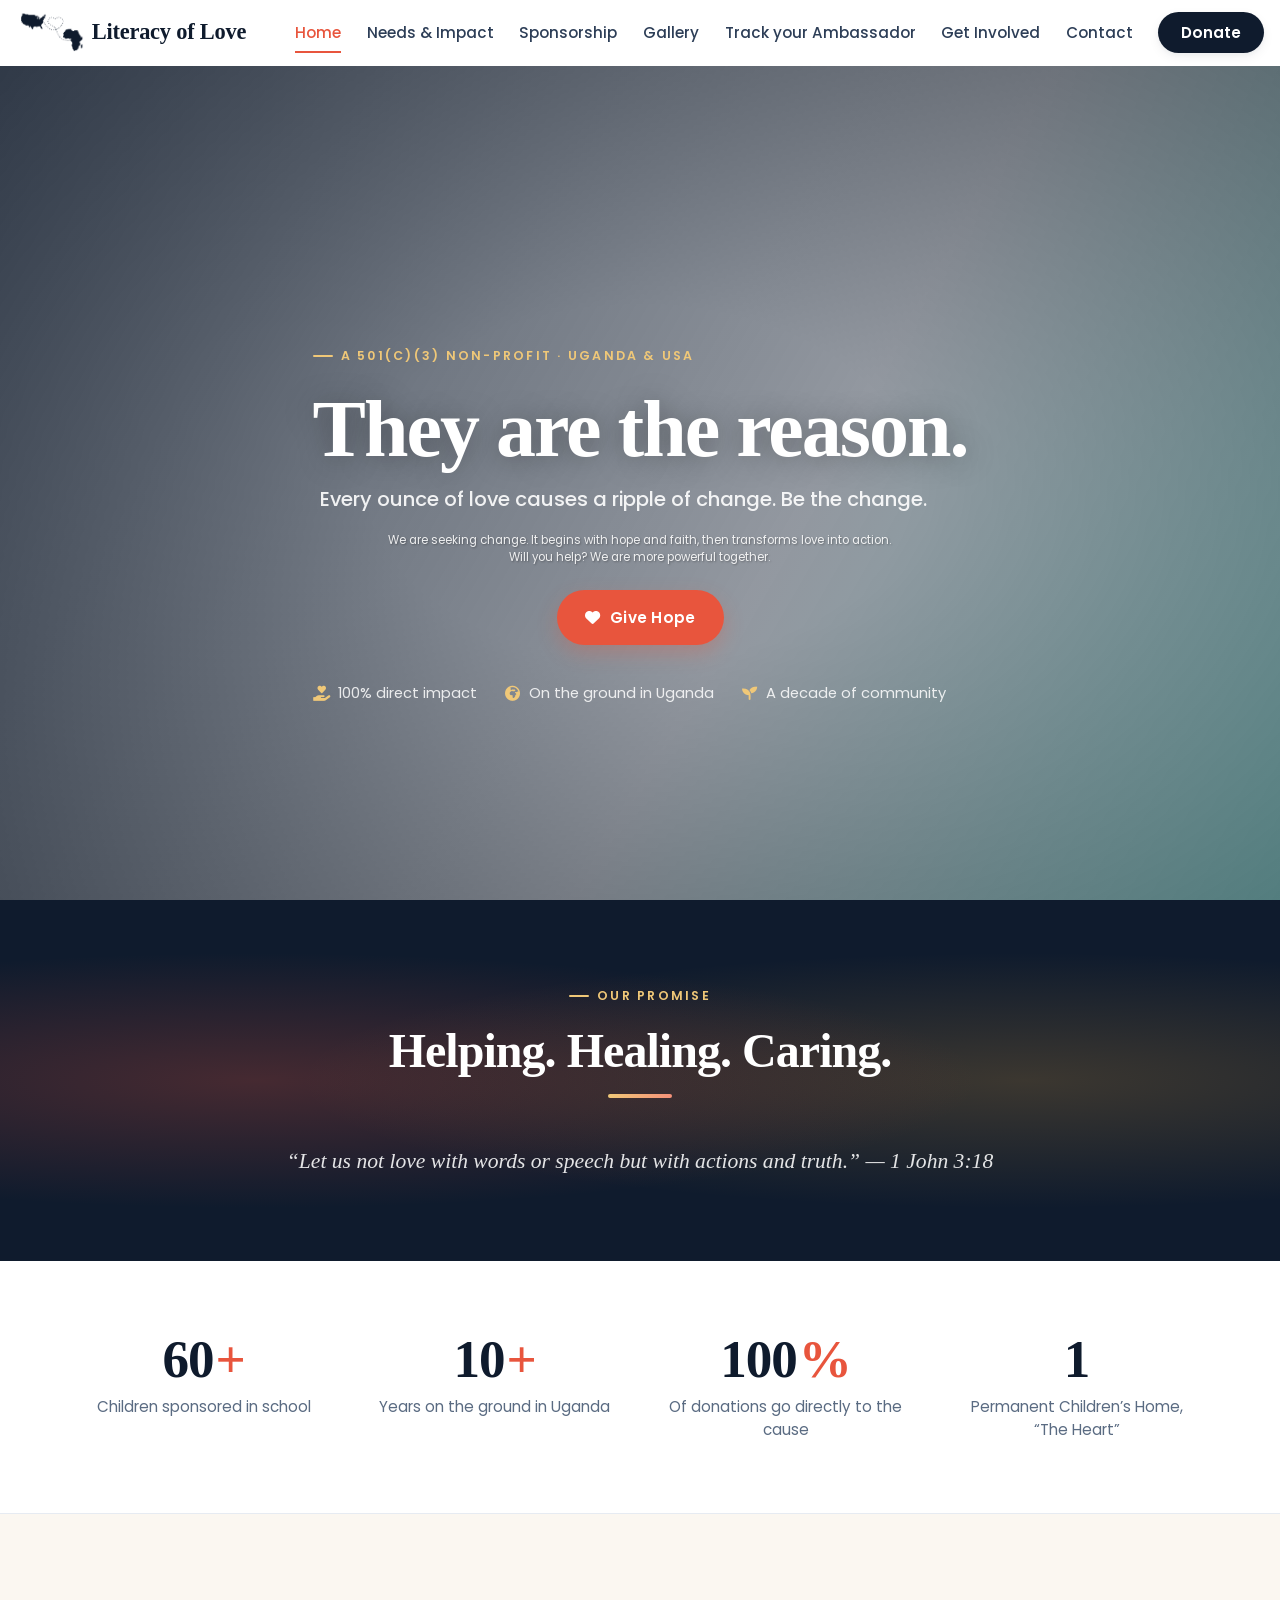
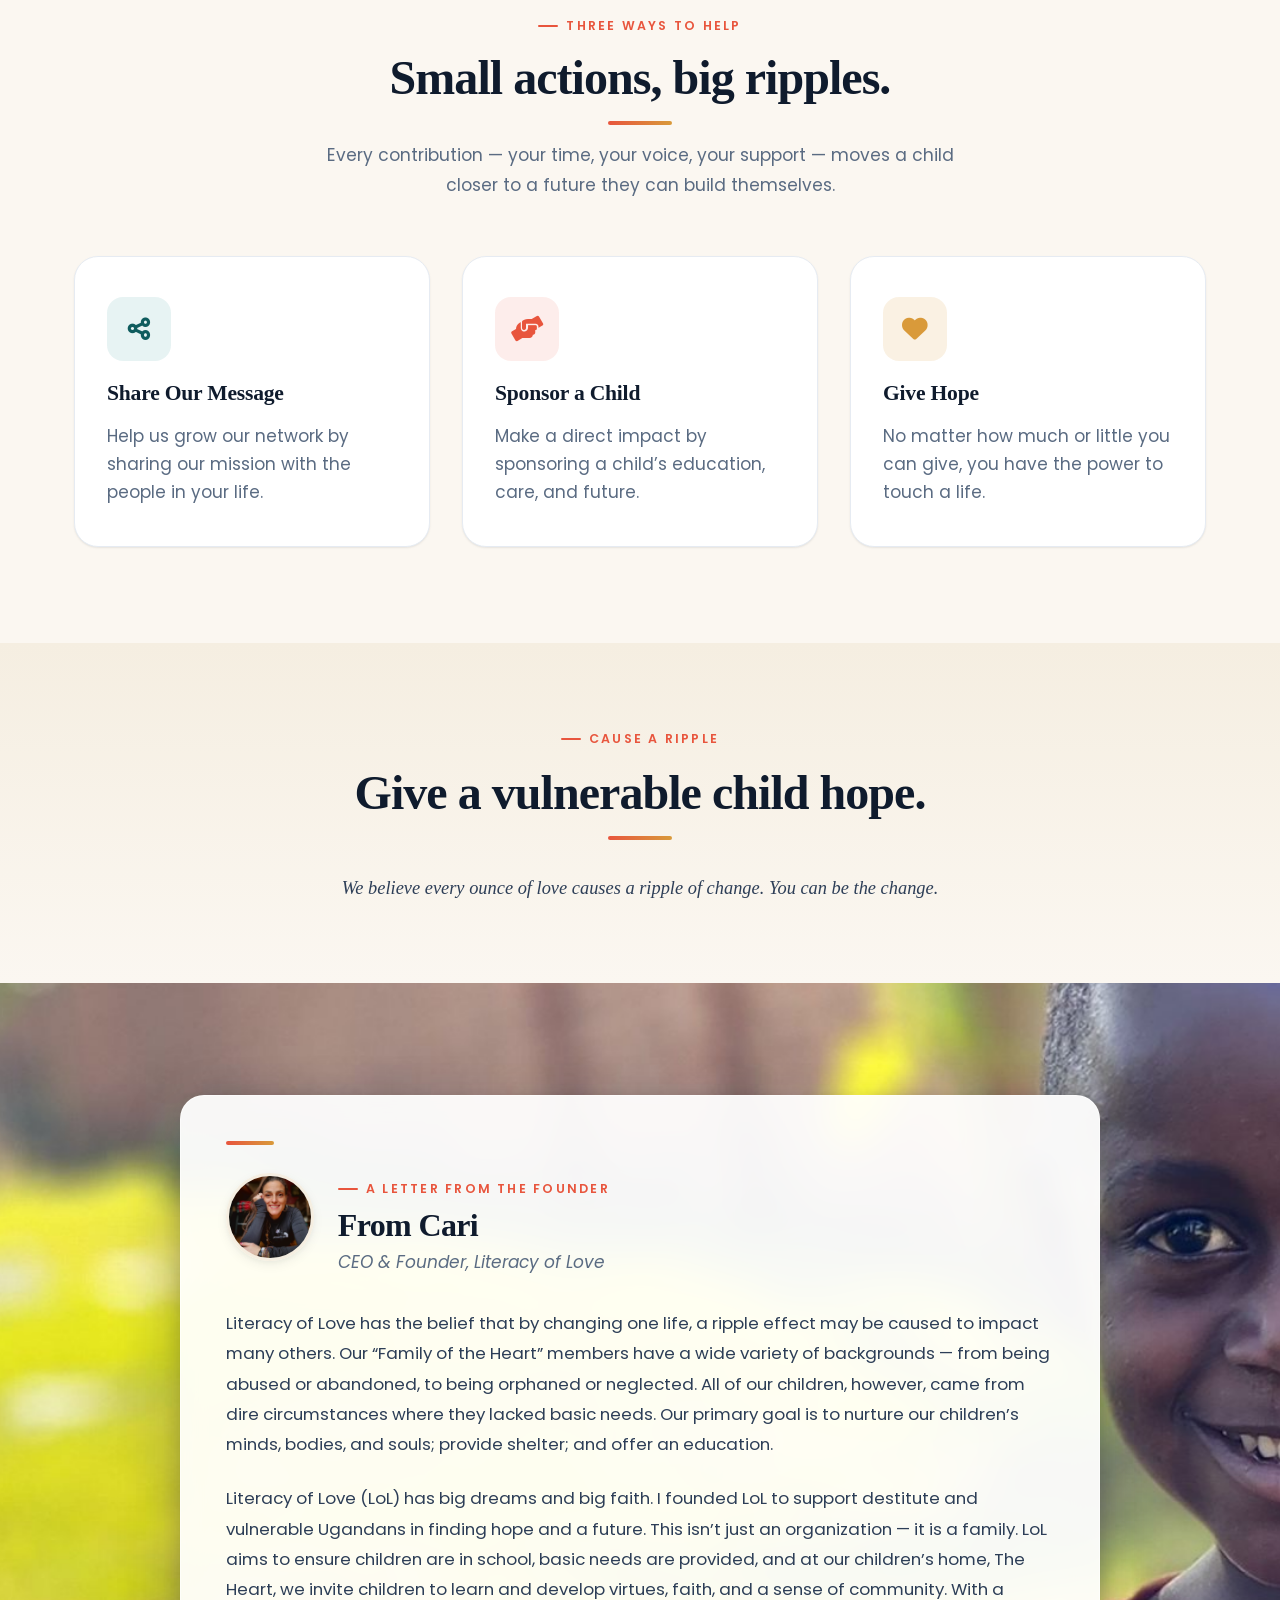
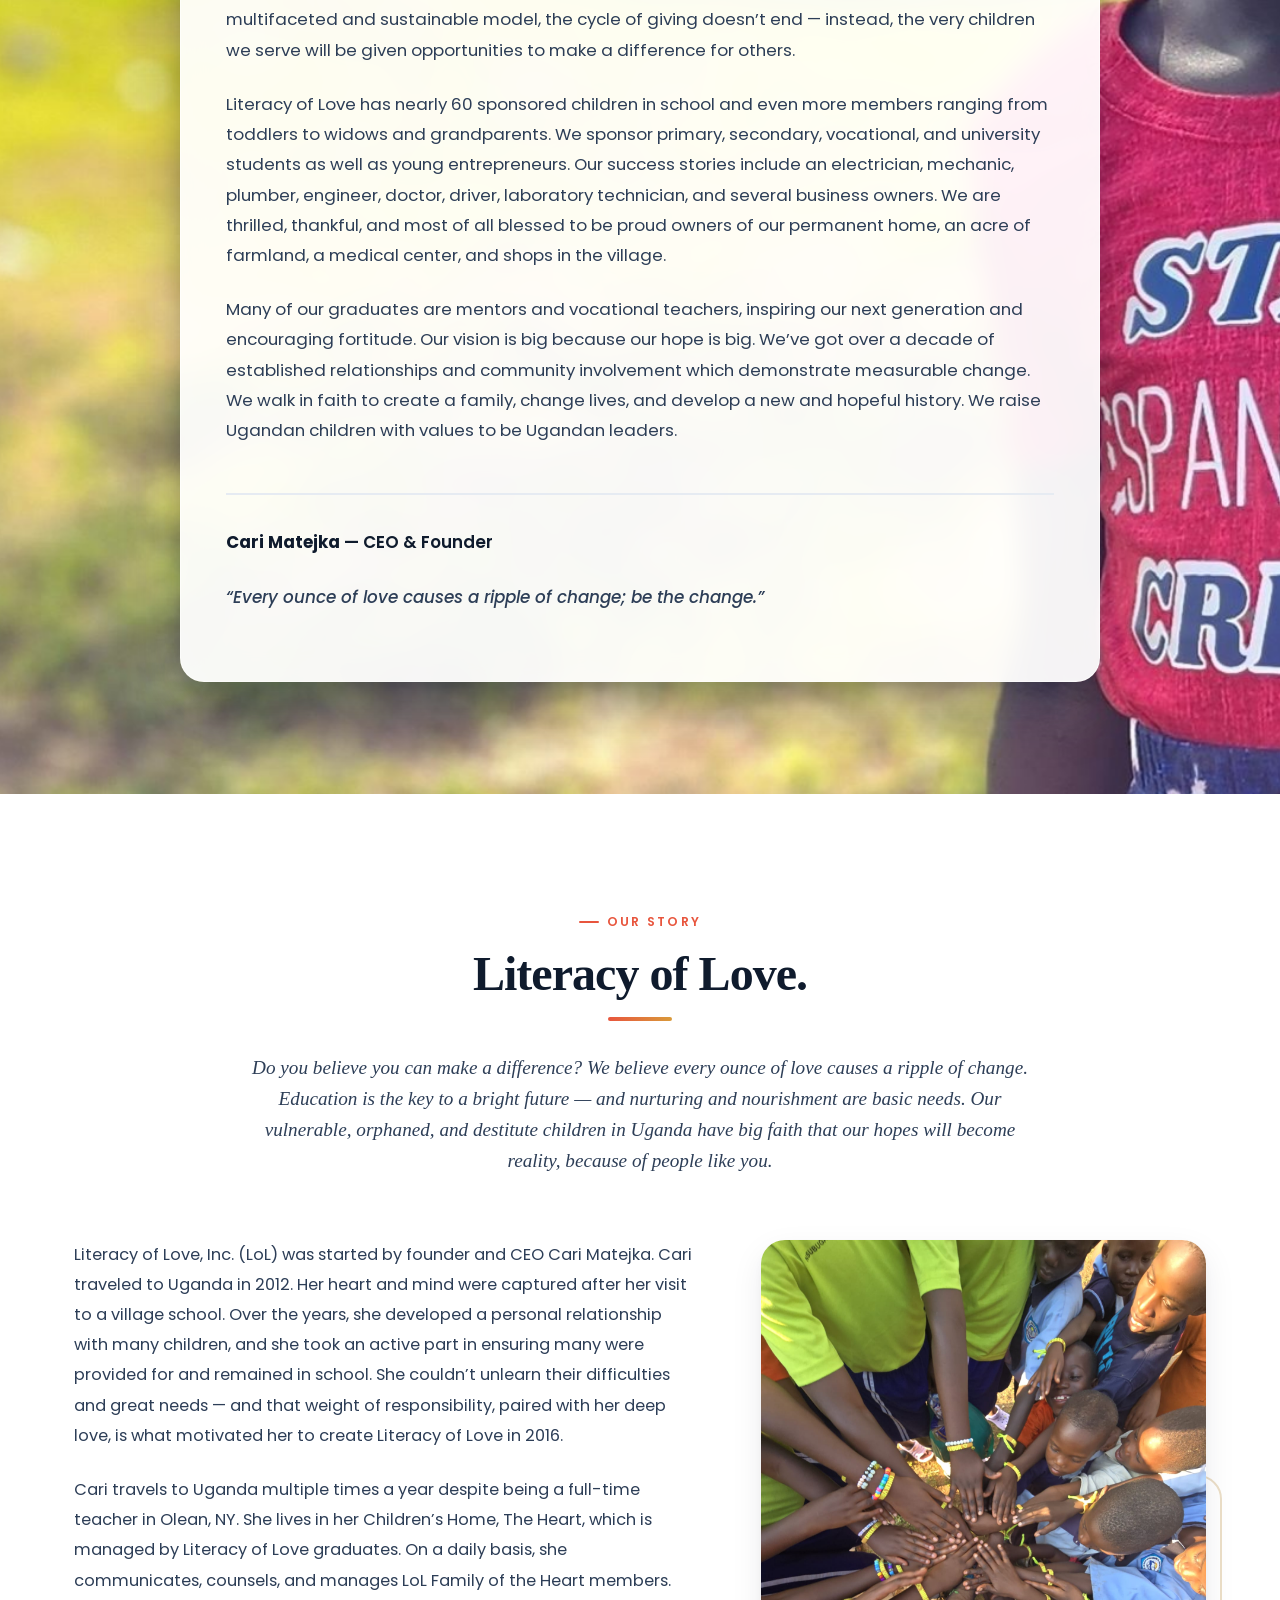
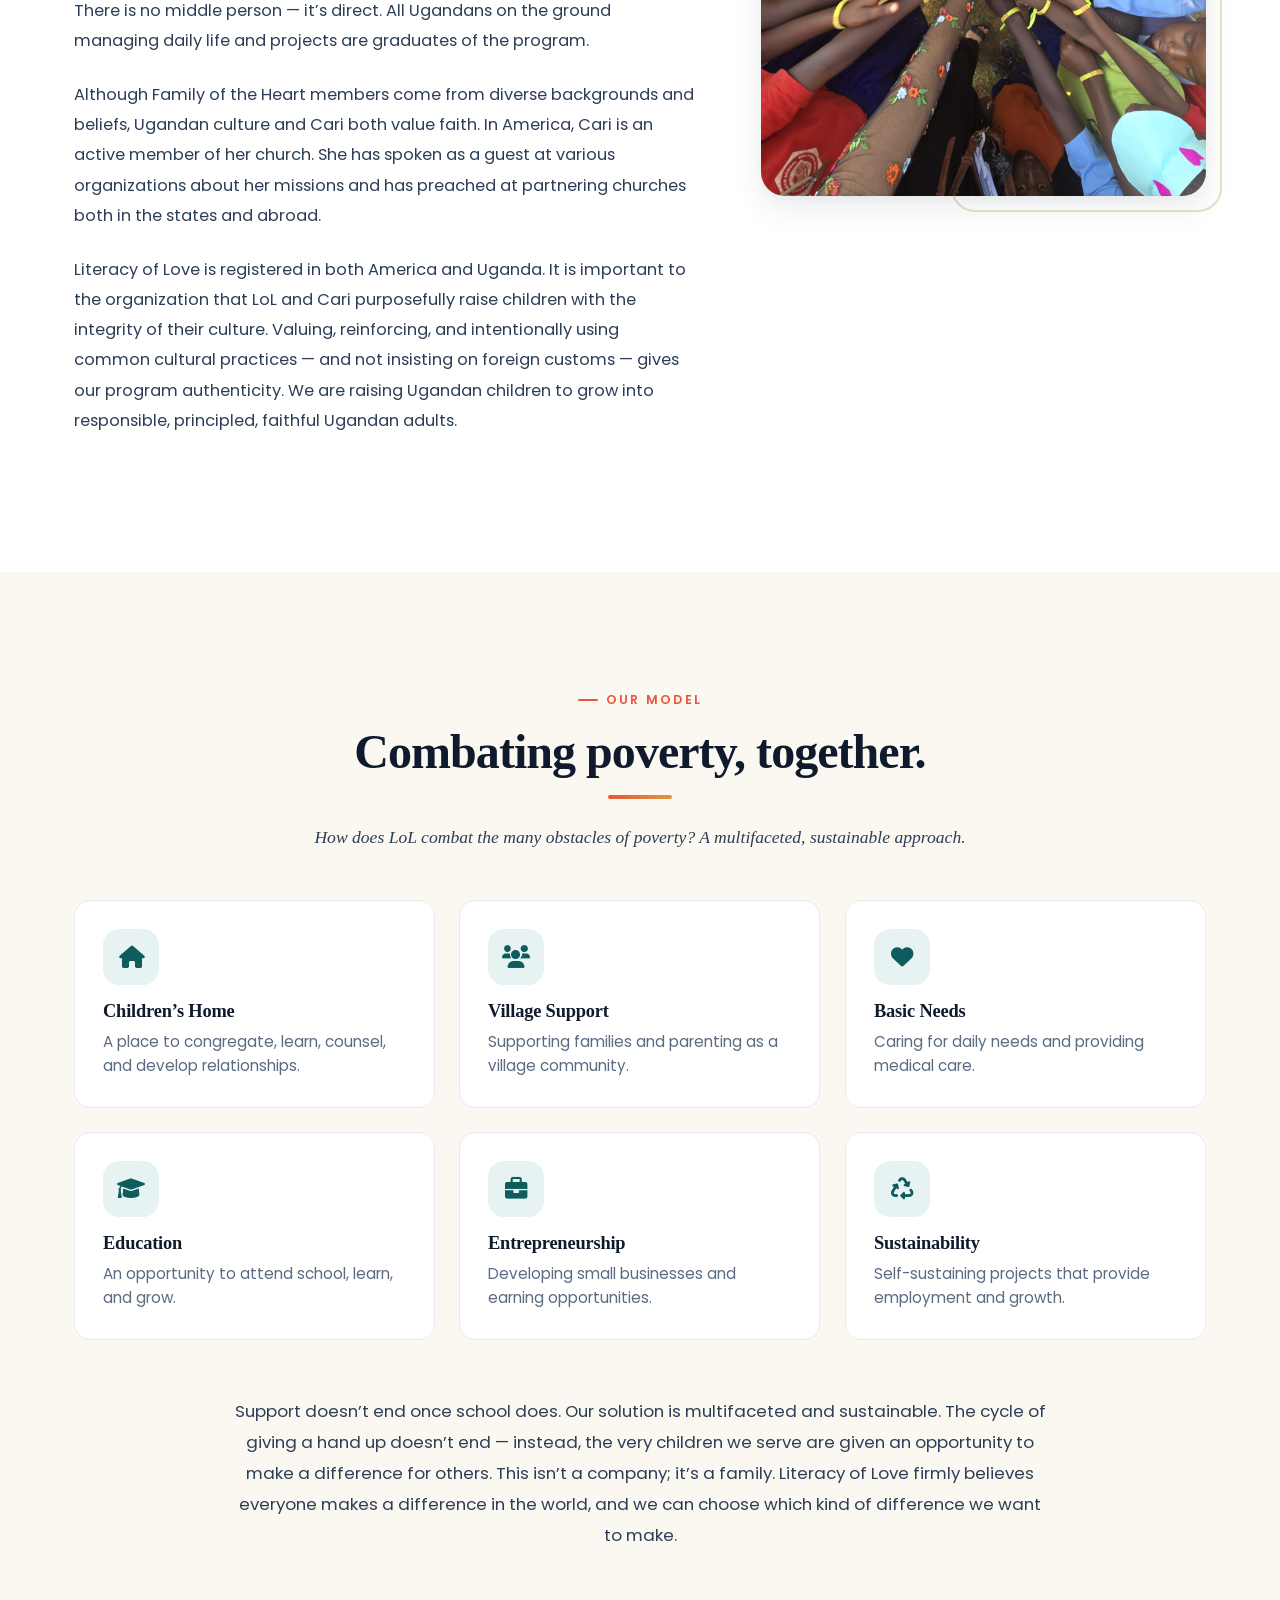
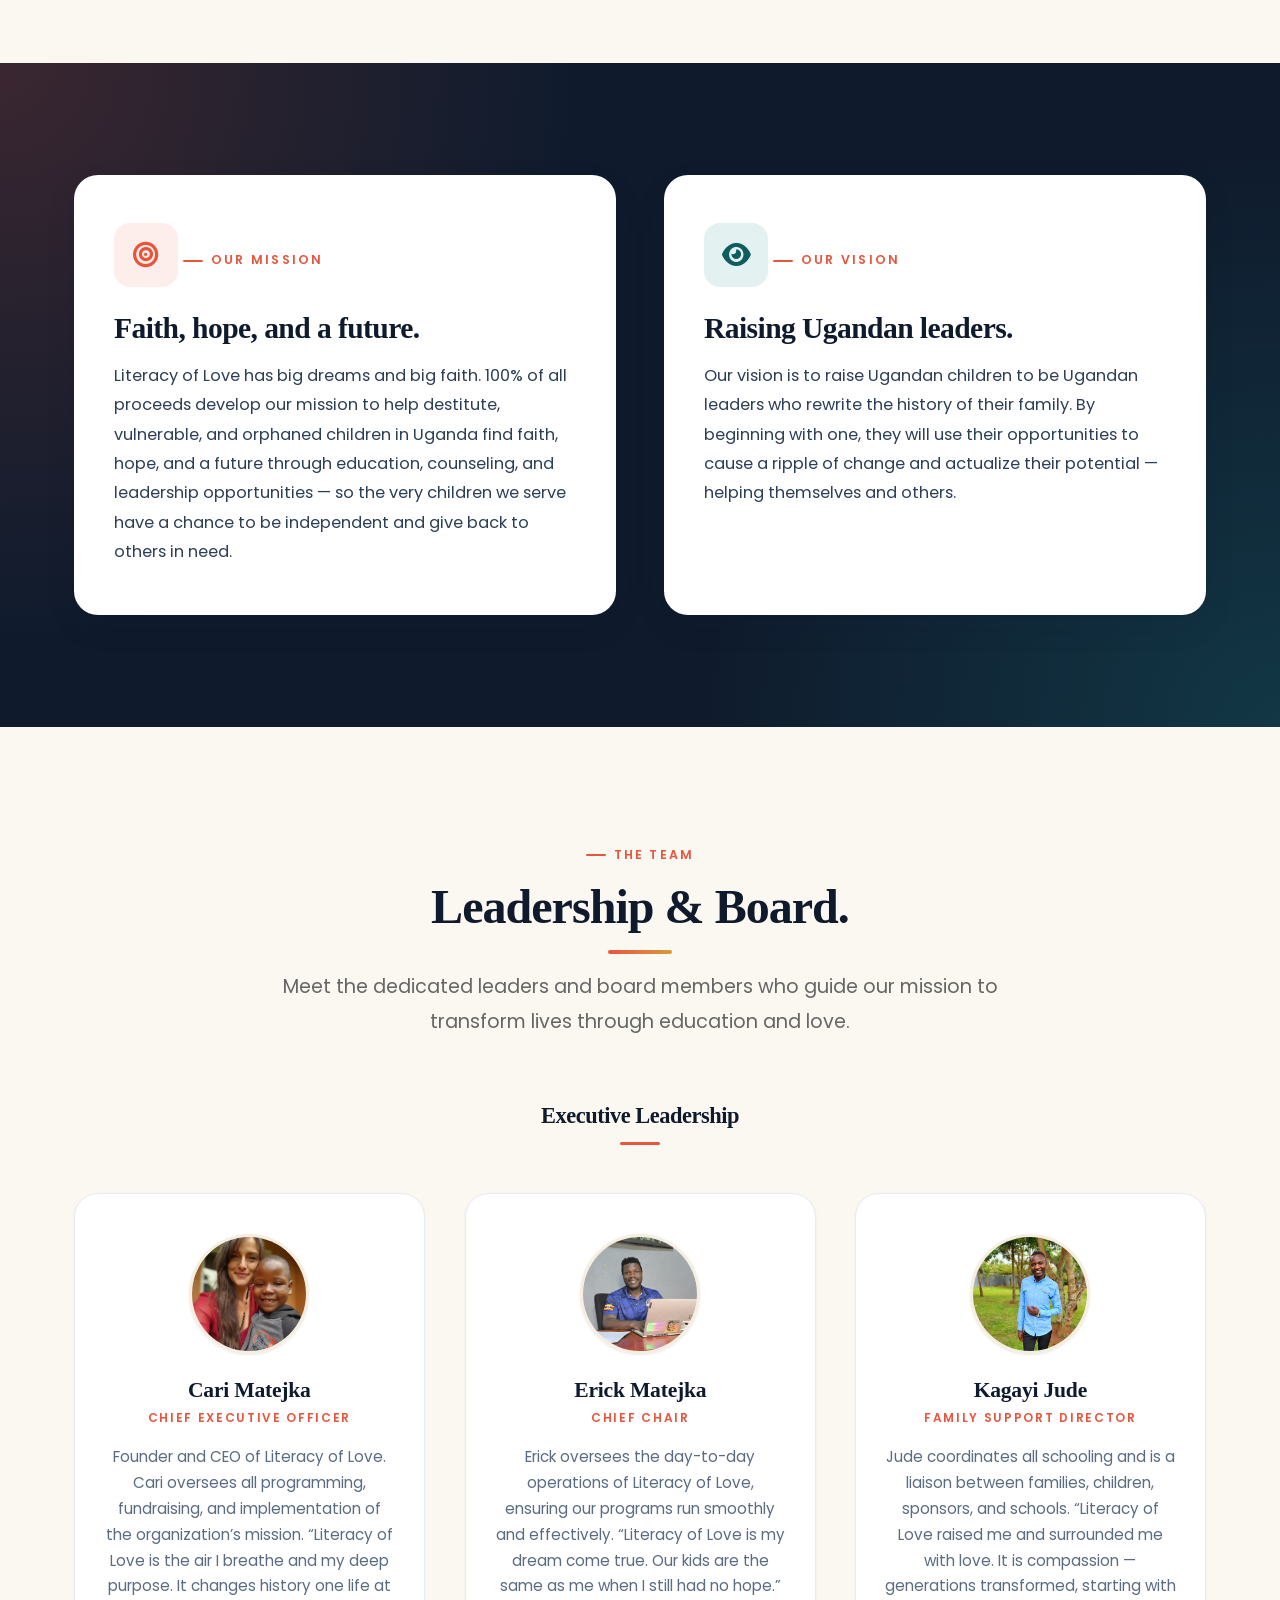
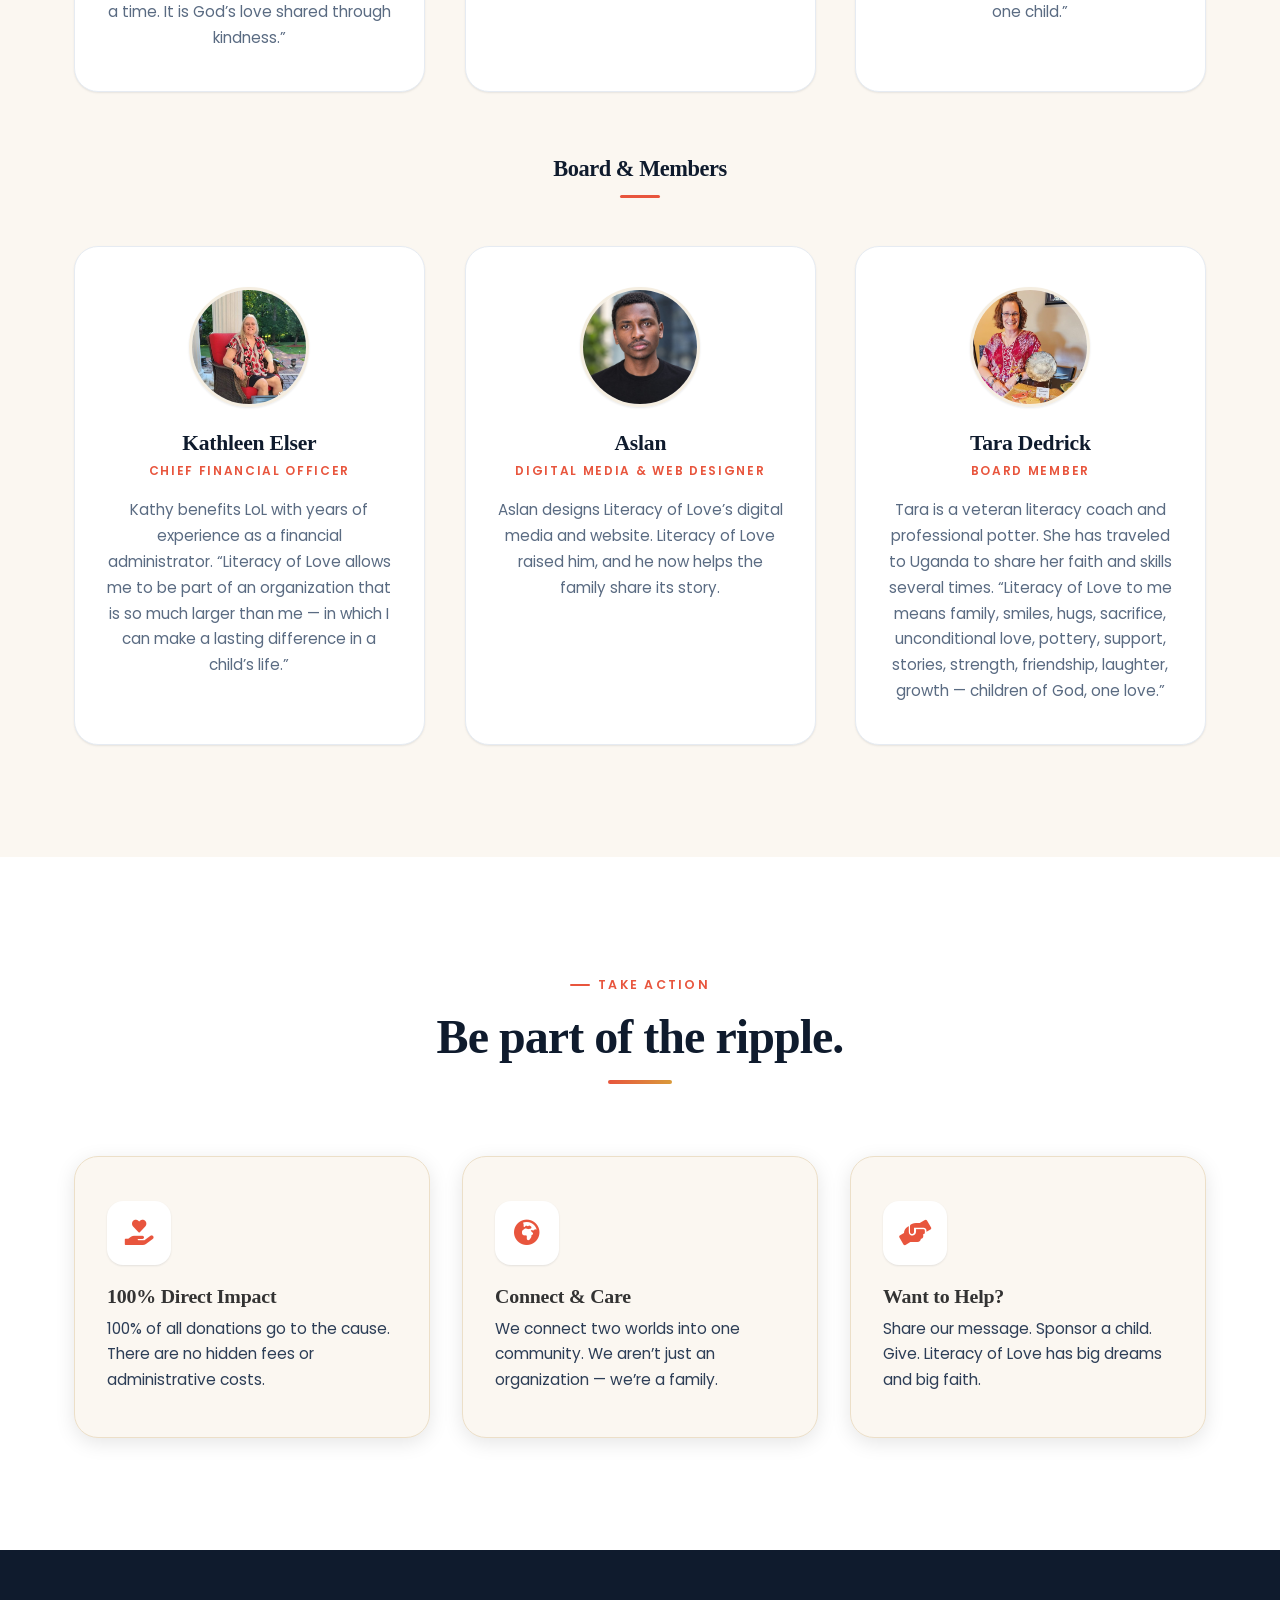
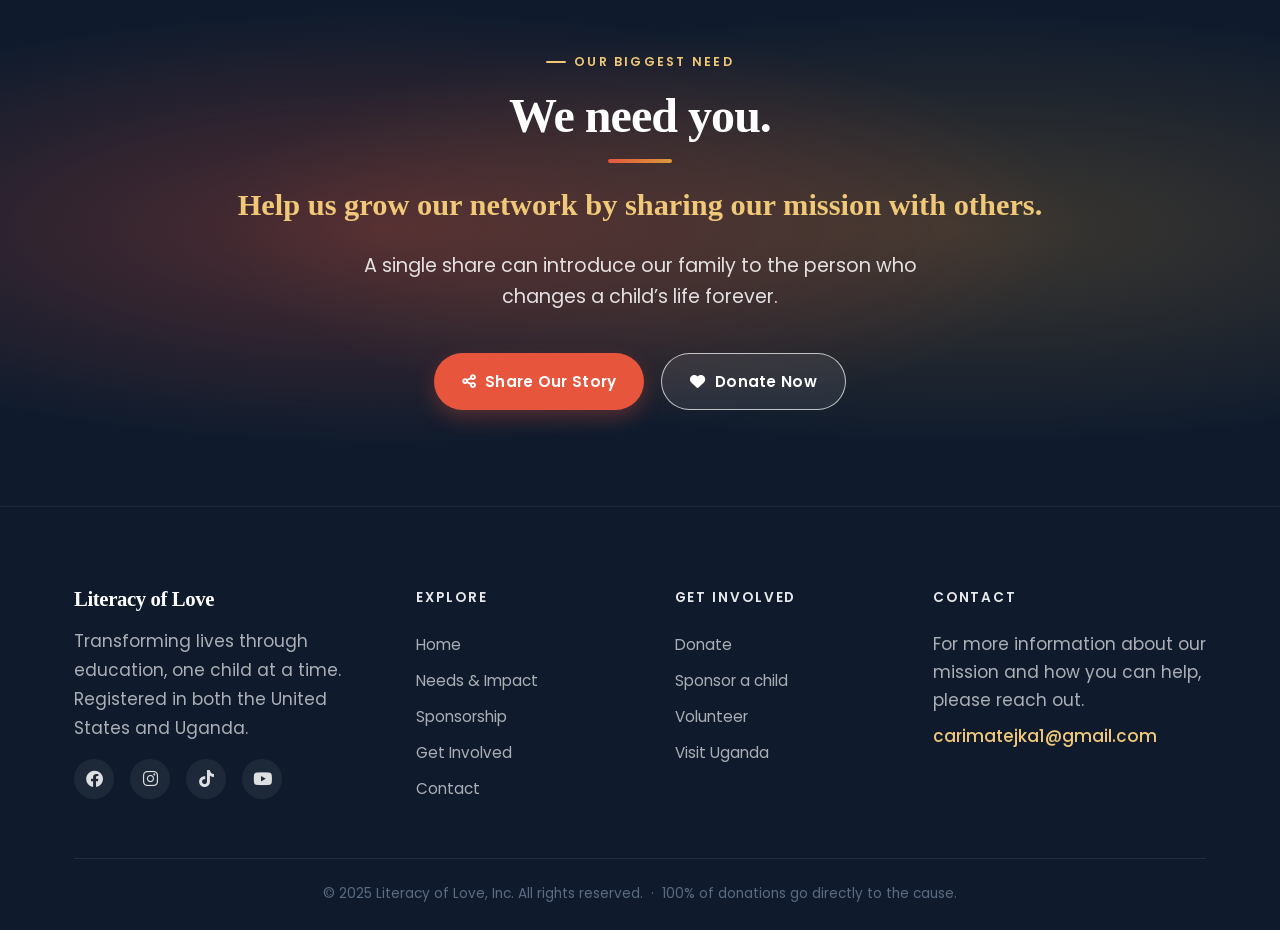
<file: index.html>
<!DOCTYPE html>
<html lang="en">
<head>
    <meta charset="UTF-8">
    <meta name="viewport" content="width=device-width, initial-scale=1.0">
    <meta name="description" content="Literacy of Love is a U.S. and Uganda-registered non-profit transforming the lives of vulnerable Ugandan children through education, shelter, and community. 100% of donations go directly to the cause.">
    <meta name="theme-color" content="#0f1b2d">
    <title>Literacy of Love — Transforming Lives Through Education</title>
    <link rel="stylesheet" href="styles.css">
    <link rel="preconnect" href="https://fonts.googleapis.com">
    <link rel="preconnect" href="https://fonts.gstatic.com" crossorigin>
    <link rel="preload" as="style" href="https://fonts.googleapis.com/css2?family=Poppins:wght@300;400;500;600;700&display=swap" onload="this.onload=null;this.rel='stylesheet'">

    <noscript><link rel="stylesheet" href="https://fonts.googleapis.com/css2?family=Poppins:wght@300;400;500;600;700&display=swap"></noscript>
    <link rel="stylesheet" href="vendor/fontawesome-6.0.0/css/all.min.css">
</head>

<body>
    <a class="skip-link" href="#home">Skip to content</a>

    <!-- Navigation -->
    <nav class="navbar" aria-label="Primary">
        <div class="nav-container">
            <div class="nav-logo">
                <a href="index.html" aria-label="Literacy of Love — Home">
                    <img src="images/logo-mark.png" alt="" class="logo-img">
                    <h2>Literacy of Love</h2>
                </a>
            </div>
            <ul class="nav-menu">
                <li class="nav-item"><a href="#home" class="nav-link" data-page="home">Home</a></li>
                <li class="nav-item"><a href="areas-of-need.html" class="nav-link" data-page="areas-of-need">Needs &amp; Impact</a></li>
                <li class="nav-item"><a href="sponsorship.html" class="nav-link" data-page="sponsorship">Sponsorship</a></li>
                <li class="nav-item"><a href="gallery.html" class="nav-link" data-page="gallery">Gallery</a></li>
                <li class="nav-item"><a href="track-dolls.html" class="nav-link" data-page="track">Track your Ambassador</a></li>
                <li class="nav-item"><a href="shop.html" class="nav-link" data-page="shop">Get Involved</a></li>
                <li class="nav-item"><a href="contact.html" class="nav-link" data-page="contact">Contact</a></li>
                <li class="nav-item"><a href="donate.html" class="nav-link donate-btn" data-page="donate">Donate</a></li>
            </ul>
            <button class="hamburger" aria-label="Open menu" aria-expanded="false" aria-controls="primary-menu">
                <span class="bar"></span>
                <span class="bar"></span>
                <span class="bar"></span>
            </button>
        </div>
    </nav>

    <!-- Hero -->
    <section id="home" class="hero">
        <div class="hero-video" aria-hidden="true">
            <iframe
                src="https://www.youtube.com/embed/-QURzo8PAzI?autoplay=1&amp;mute=1&amp;loop=1&amp;playlist=-QURzo8PAzI&amp;controls=0&amp;modestbranding=1&amp;playsinline=1&amp;rel=0&amp;cc_load_policy=0&amp;iv_load_policy=3&amp;enablejsapi=1"
                id="hero-youtube"
                title="Sponsorship Commercial Literacy of Love Aug 26"
                allow="accelerometer; autoplay; clipboard-write; encrypted-media; gyroscope; picture-in-picture; web-share"
                referrerpolicy="strict-origin-when-cross-origin"
                allowfullscreen>
            </iframe>
        </div>
        <div class="hero-overlay">
            <div class="hero-content">
                <span class="eyebrow eyebrow-light">A 501(c)(3) non-profit · Uganda &amp; USA</span>
                <h1 class="hero-title">They are the reason.</h1>
                <p class="hero-line">Every ounce of love causes a ripple of change. Be the change.</p>
                <p class="hero-subtitle">We are seeking change. It begins with hope and faith, then transforms love into action. Will you help? We are more powerful together.</p>
                <div class="hero-buttons">
                    <a href="donate.html" class="btn btn-primary">
                        <i class="fas fa-heart" aria-hidden="true"></i>
                        Give Hope
                    </a>
                </div>
                <ul class="hero-trust" aria-label="Why people trust us">
                    <li><i class="fas fa-hand-holding-heart" aria-hidden="true"></i> 100% direct impact</li>
                    <li><i class="fas fa-globe-africa" aria-hidden="true"></i> On the ground in Uganda</li>
                    <li><i class="fas fa-seedling" aria-hidden="true"></i> A decade of community</li>
                </ul>
            </div>
        </div>
    </section>

    <!-- Mission Banner -->
    <section class="mission-banner">
        <div class="container">
            <span class="eyebrow eyebrow-light">Our promise</span>
            <h2 class="section-title">Helping. Healing. Caring.</h2>
            <p class="mission-verse">&ldquo;Let us not love with words or speech but with actions and truth.&rdquo; — 1 John 3:18</p>
        </div>
    </section>

    <!-- Impact / Stats -->
    <section class="stats-strip" aria-label="Our impact at a glance">
        <div class="container">
            <div class="stats-grid">
                <div class="stat-block">
                    <div class="stat-num"><span data-count-to="60">60</span><span class="stat-suffix">+</span></div>
                    <div class="stat-label">Children sponsored in school</div>
                </div>
                <div class="stat-block">
                    <div class="stat-num"><span data-count-to="10">10</span><span class="stat-suffix">+</span></div>
                    <div class="stat-label">Years on the ground in Uganda</div>
                </div>
                <div class="stat-block">
                    <div class="stat-num"><span data-count-to="100">100</span><span class="stat-suffix">%</span></div>
                    <div class="stat-label">Of donations go directly to the cause</div>
                </div>
                <div class="stat-block">
                    <div class="stat-num"><span data-count-to="1">1</span></div>
                    <div class="stat-label">Permanent Children&rsquo;s Home, &ldquo;The Heart&rdquo;</div>
                </div>
            </div>
        </div>
    </section>

    <!-- Call to Action Section -->
    <section class="cta-section">
        <div class="container">
            <div class="section-head">
                <span class="eyebrow">Three ways to help</span>
                <h2 class="section-title">Small actions, big ripples.</h2>
                <p class="section-lead">Every contribution — your time, your voice, your support — moves a child closer to a future they can build themselves.</p>
            </div>
            <div class="cta-grid">
                <article class="cta-item">
                    <i class="fas fa-share-alt" aria-hidden="true"></i>
                    <h3>Share Our Message</h3>
                    <p>Help us grow our network by sharing our mission with the people in your life.</p>
                </article>
                <article class="cta-item">
                    <i class="fas fa-hands-helping" aria-hidden="true"></i>
                    <h3>Sponsor a Child</h3>
                    <p>Make a direct impact by sponsoring a child&rsquo;s education, care, and future.</p>
                </article>
                <article class="cta-item">
                    <i class="fas fa-heart" aria-hidden="true"></i>
                    <h3>Give Hope</h3>
                    <p>No matter how much or little you can give, you have the power to touch a life.</p>
                </article>
            </div>
        </div>
    </section>

    <!-- Hope Section -->
    <section class="hope-section">
        <div class="container">
            <span class="eyebrow">Cause a ripple</span>
            <h2 class="section-title">Give a vulnerable child hope.</h2>
            <p class="hope-text">We believe every ounce of love causes a ripple of change. You can be the change.</p>
        </div>
    </section>

    <!-- Letter from CEO -->
    <section class="letter-section">
        <div class="letter-bg" aria-hidden="true"></div>
        <div class="container">
            <div class="letter-container">
                <div class="letter-header">
                    <img loading="lazy" decoding="async" src="images/CEO.jpg" alt="Cari Matejka, Founder &amp; CEO" class="ceo-photo" onerror="this.style.display='none'">
                    <div class="letter-title">
                        <span class="eyebrow">A letter from the founder</span>
                        <h2>From Cari</h2>
                        <p class="letter-subtitle">CEO &amp; Founder, Literacy of Love</p>
                    </div>
                </div>
                <div class="letter-content">
                    <p>Literacy of Love has the belief that by changing one life, a ripple effect may be caused to impact many others. Our &ldquo;Family of the Heart&rdquo; members have a wide variety of backgrounds — from being abused or abandoned, to being orphaned or neglected. All of our children, however, came from dire circumstances where they lacked basic needs. Our primary goal is to nurture our children&rsquo;s minds, bodies, and souls; provide shelter; and offer an education.</p>

                    <p>Literacy of Love (LoL) has big dreams and big faith. I founded LoL to support destitute and vulnerable Ugandans in finding hope and a future. This isn&rsquo;t just an organization — it is a family. LoL aims to ensure children are in school, basic needs are provided, and at our children&rsquo;s home, The Heart, we invite children to learn and develop virtues, faith, and a sense of community. With a multifaceted and sustainable model, the cycle of giving doesn&rsquo;t end — instead, the very children we serve will be given opportunities to make a difference for others.</p>

                    <p>Literacy of Love has nearly 60 sponsored children in school and even more members ranging from toddlers to widows and grandparents. We sponsor primary, secondary, vocational, and university students as well as young entrepreneurs. Our success stories include an electrician, mechanic, plumber, engineer, doctor, driver, laboratory technician, and several business owners. We are thrilled, thankful, and most of all blessed to be proud owners of our permanent home, an acre of farmland, a medical center, and shops in the village.</p>

                    <p>Many of our graduates are mentors and vocational teachers, inspiring our next generation and encouraging fortitude. Our vision is big because our hope is big. We&rsquo;ve got over a decade of established relationships and community involvement which demonstrate measurable change. We walk in faith to create a family, change lives, and develop a new and hopeful history. We raise Ugandan children with values to be Ugandan leaders.</p>

                    <div class="signature">
                        <p><strong>Cari Matejka</strong> — CEO &amp; Founder</p>
                        <p class="quote">&ldquo;Every ounce of love causes a ripple of change; be the change.&rdquo;</p>
                    </div>
                </div>
            </div>
        </div>
    </section>

    <!-- Our Story Section -->
    <section id="about" class="story-section">
        <div class="container">
            <div class="section-head">
                <span class="eyebrow">Our story</span>
                <h2 class="section-title">Literacy of Love.</h2>
                <p class="story-intro">Do you believe you can make a difference? We believe every ounce of love causes a ripple of change. Education is the key to a bright future — and nurturing and nourishment are basic needs. Our vulnerable, orphaned, and destitute children in Uganda have big faith that our hopes will become reality, because of people like you.</p>
            </div>

            <div class="story-grid">
                <div class="story-text">
                    <p>Literacy of Love, Inc. (LoL) was started by founder and CEO Cari Matejka. Cari traveled to Uganda in 2012. Her heart and mind were captured after her visit to a village school. Over the years, she developed a personal relationship with many children, and she took an active part in ensuring many were provided for and remained in school. She couldn&rsquo;t unlearn their difficulties and great needs — and that weight of responsibility, paired with her deep love, is what motivated her to create Literacy of Love in 2016.</p>

                    <p>Cari travels to Uganda multiple times a year despite being a full-time teacher in Olean, NY. She lives in her Children&rsquo;s Home, The Heart, which is managed by Literacy of Love graduates. On a daily basis, she communicates, counsels, and manages LoL Family of the Heart members. There is no middle person — it&rsquo;s direct. All Ugandans on the ground managing daily life and projects are graduates of the program.</p>

                    <p>Although Family of the Heart members come from diverse backgrounds and beliefs, Ugandan culture and Cari both value faith. In America, Cari is an active member of her church. She has spoken as a guest at various organizations about her missions and has preached at partnering churches both in the states and abroad.</p>

                    <p>Literacy of Love is registered in both America and Uganda. It is important to the organization that LoL and Cari purposefully raise children with the integrity of their culture. Valuing, reinforcing, and intentionally using common cultural practices — and not insisting on foreign customs — gives our program authenticity. We are raising Ugandan children to grow into responsible, principled, faithful Ugandan adults.</p>
                </div>
                <div class="story-image">
                    <img src="images/children.jpg" alt="Children at Literacy of Love" loading="lazy">
                </div>
            </div>
        </div>
    </section>

    <!-- Combating Poverty Section -->
    <section class="poverty-section">
        <div class="container">
            <div class="section-head">
                <span class="eyebrow">Our model</span>
                <h2 class="section-title">Combating poverty, together.</h2>
                <p class="poverty-intro">How does LoL combat the many obstacles of poverty? A multifaceted, sustainable approach.</p>
            </div>

            <div class="poverty-solutions">
                <article class="solution-item">
                    <i class="fas fa-home" aria-hidden="true"></i>
                    <h3>Children&rsquo;s Home</h3>
                    <p>A place to congregate, learn, counsel, and develop relationships.</p>
                </article>
                <article class="solution-item">
                    <i class="fas fa-users" aria-hidden="true"></i>
                    <h3>Village Support</h3>
                    <p>Supporting families and parenting as a village community.</p>
                </article>
                <article class="solution-item">
                    <i class="fas fa-heart" aria-hidden="true"></i>
                    <h3>Basic Needs</h3>
                    <p>Caring for daily needs and providing medical care.</p>
                </article>
                <article class="solution-item">
                    <i class="fas fa-graduation-cap" aria-hidden="true"></i>
                    <h3>Education</h3>
                    <p>An opportunity to attend school, learn, and grow.</p>
                </article>
                <article class="solution-item">
                    <i class="fas fa-briefcase" aria-hidden="true"></i>
                    <h3>Entrepreneurship</h3>
                    <p>Developing small businesses and earning opportunities.</p>
                </article>
                <article class="solution-item">
                    <i class="fas fa-recycle" aria-hidden="true"></i>
                    <h3>Sustainability</h3>
                    <p>Self-sustaining projects that provide employment and growth.</p>
                </article>
            </div>

            <p class="poverty-conclusion">Support doesn&rsquo;t end once school does. Our solution is multifaceted and sustainable. The cycle of giving a hand up doesn&rsquo;t end — instead, the very children we serve are given an opportunity to make a difference for others. This isn&rsquo;t a company; it&rsquo;s a family. Literacy of Love firmly believes everyone makes a difference in the world, and we can choose which kind of difference we want to make.</p>
        </div>
    </section>

    <!-- Mission & Vision Section -->
    <section id="mission" class="mission-vision-section">
        <div class="container">
            <div class="mission-vision-grid">
                <article class="mission-card">
                    <i class="fas fa-bullseye" aria-hidden="true"></i>
                    <span class="eyebrow">Our mission</span>
                    <h2>Faith, hope, and a future.</h2>
                    <p>Literacy of Love has big dreams and big faith. 100% of all proceeds develop our mission to help destitute, vulnerable, and orphaned children in Uganda find faith, hope, and a future through education, counseling, and leadership opportunities — so the very children we serve have a chance to be independent and give back to others in need.</p>
                </article>
                <article class="vision-card">
                    <i class="fas fa-eye" aria-hidden="true"></i>
                    <span class="eyebrow">Our vision</span>
                    <h2>Raising Ugandan leaders.</h2>
                    <p>Our vision is to raise Ugandan children to be Ugandan leaders who rewrite the history of their family. By beginning with one, they will use their opportunities to cause a ripple of change and actualize their potential — helping themselves and others.</p>
                </article>
            </div>
        </div>
    </section>

    <!-- Leadership and Board Section -->
    <section class="leadership-section">
        <div class="container">
            <div class="section-head">
                <span class="eyebrow">The team</span>
                <h2 class="section-title">Leadership &amp; Board.</h2>
                <p class="leadership-intro">Meet the dedicated leaders and board members who guide our mission to transform lives through education and love.</p>
            </div>

            <!-- Executive Leadership -->
            <div class="leadership-category">
                <h3 class="category-title">Executive Leadership</h3>
                <div class="leadership-grid">
                    <article class="leader-card">
                        <div class="leader-image">
                            <img src="carimatejka.jpg" alt="Cari Matejka" loading="lazy">
                        </div>
                        <div class="leader-info">
                            <h4>Cari Matejka</h4>
                            <p class="leader-title">Chief Executive Officer</p>
                            <p class="leader-description">Founder and CEO of Literacy of Love. Cari oversees all programming, fundraising, and implementation of the organization&rsquo;s mission. &ldquo;Literacy of Love is the air I breathe and my deep purpose. It changes history one life at a time. It is God&rsquo;s love shared through kindness.&rdquo;</p>
                        </div>
                    </article>

                    <article class="leader-card">
                        <div class="leader-image">
                            <img src="ErickNdawula.jpg" alt="Erick Matejka" loading="lazy">
                        </div>
                        <div class="leader-info">
                            <h4>Erick Matejka</h4>
                            <p class="leader-title">Chief Chair</p>
                            <p class="leader-description">Erick oversees the day-to-day operations of Literacy of Love, ensuring our programs run smoothly and effectively. &ldquo;Literacy of Love is my dream come true. Our kids are the same as me when I still had no hope.&rdquo;</p>
                        </div>
                    </article>

                    <article class="leader-card">
                        <div class="leader-image">
                            <img src="Judekagayi.jpg" alt="Kagayi Jude" loading="lazy">
                        </div>
                        <div class="leader-info">
                            <h4>Kagayi Jude</h4>
                            <p class="leader-title">Family Support Director</p>
                            <p class="leader-description">Jude coordinates all schooling and is a liaison between families, children, sponsors, and schools. &ldquo;Literacy of Love raised me and surrounded me with love. It is compassion — generations transformed, starting with one child.&rdquo;</p>
                        </div>
                    </article>
                </div>
            </div>

            <!-- Board Members -->
            <div class="leadership-category">
                <h3 class="category-title">Board &amp; Members</h3>
                <div class="leadership-grid">
                    <article class="leader-card">
                        <div class="leader-image">
                            <img src="Cathy.jpg" alt="Kathleen Elser" loading="lazy">
                        </div>
                        <div class="leader-info">
                            <h4>Kathleen Elser</h4>
                            <p class="leader-title">Chief Financial Officer</p>
                            <p class="leader-description">Kathy benefits LoL with years of experience as a financial administrator. &ldquo;Literacy of Love allows me to be part of an organization that is so much larger than me — in which I can make a lasting difference in a child&rsquo;s life.&rdquo;</p>
                        </div>
                    </article>

                    <article class="leader-card">
                        <div class="leader-image">
                            <img src="Aslan.jpeg" alt="Aslan" loading="lazy">
                        </div>
                        <div class="leader-info">
                            <h4>Aslan</h4>
                            <p class="leader-title">Digital Media &amp; Web Designer</p>
                            <p class="leader-description">Aslan designs Literacy of Love&rsquo;s digital media and website. Literacy of Love raised him, and he now helps the family share its story.</p>
                        </div>
                    </article>

                    <article class="leader-card">
                        <div class="leader-image">
                            <img src="Tara.jpg" alt="Tara Dedrick" loading="lazy">
                        </div>
                        <div class="leader-info">
                            <h4>Tara Dedrick</h4>
                            <p class="leader-title">Board Member</p>
                            <p class="leader-description">Tara is a veteran literacy coach and professional potter. She has traveled to Uganda to share her faith and skills several times. &ldquo;Literacy of Love to me means family, smiles, hugs, sacrifice, unconditional love, pottery, support, stories, strength, friendship, laughter, growth — children of God, one love.&rdquo;</p>
                        </div>
                    </article>
                </div>
            </div>
        </div>
    </section>

    <!-- Take Action Section -->
    <section id="take-action" class="action-section">
        <div class="container">
            <div class="section-head">
                <span class="eyebrow">Take action</span>
                <h2 class="section-title">Be part of the ripple.</h2>
            </div>
            <div class="action-grid">
                <article class="action-card">
                    <i class="fas fa-hand-holding-heart" aria-hidden="true"></i>
                    <h3>100% Direct Impact</h3>
                    <p>100% of all donations go to the cause. There are no hidden fees or administrative costs.</p>
                </article>
                <article class="action-card">
                    <i class="fas fa-globe-africa" aria-hidden="true"></i>
                    <h3>Connect &amp; Care</h3>
                    <p>We connect two worlds into one community. We aren&rsquo;t just an organization — we&rsquo;re a family.</p>
                </article>
                <article class="action-card">
                    <i class="fas fa-hands-helping" aria-hidden="true"></i>
                    <h3>Want to Help?</h3>
                    <p>Share our message. Sponsor a child. Give. Literacy of Love has big dreams and big faith.</p>
                </article>
            </div>
        </div>
    </section>

    <!-- Biggest Need Section -->
    <section class="need-section">
        <div class="container">
            <span class="eyebrow eyebrow-light">Our biggest need</span>
            <h2 class="section-title">We need you.</h2>
            <p class="need-subtitle">Help us grow our network by sharing our mission with others.</p>
            <p class="need-text">A single share can introduce our family to the person who changes a child&rsquo;s life forever.</p>
            <div class="need-buttons">
                <a href="#" class="btn btn-primary share-btn">
                    <i class="fas fa-share-alt" aria-hidden="true"></i>
                    Share Our Story
                </a>
                <a href="donate.html" class="btn btn-secondary">
                    <i class="fas fa-heart" aria-hidden="true"></i>
                    Donate Now
                </a>
            </div>
        </div>
    </section>

    <!-- Footer -->
    <footer class="footer">
        <div class="container">
            <div class="footer-content">
                <div class="footer-section footer-brand">
                    <h3>Literacy of Love</h3>
                    <p>Transforming lives through education, one child at a time. Registered in both the United States and Uganda.</p>
                    <div class="social-links" aria-label="Social media">
                        <a href="https://www.facebook.com/cari.matejka" target="_blank" rel="noopener" aria-label="Facebook"><i class="fab fa-facebook" aria-hidden="true"></i></a>
                        <a href="https://www.instagram.com/literacyoflove/" target="_blank" rel="noopener" aria-label="Instagram"><i class="fab fa-instagram" aria-hidden="true"></i></a>
                        <a href="https://www.tiktok.com/@literacyoflove" target="_blank" rel="noopener" aria-label="TikTok"><i class="fab fa-tiktok" aria-hidden="true"></i></a>
                        <a href="https://youtube.com/@carimatejka7178" target="_blank" rel="noopener" aria-label="YouTube"><i class="fab fa-youtube" aria-hidden="true"></i></a>
                    </div>
                </div>
                <div class="footer-section">
                    <h4>Explore</h4>
                    <ul>
                        <li><a href="#home">Home</a></li>
                        <li><a href="areas-of-need.html">Needs &amp; Impact</a></li>
                        <li><a href="sponsorship.html">Sponsorship</a></li>
                        <li><a href="shop.html">Get Involved</a></li>
                        <li><a href="contact.html">Contact</a></li>
                    </ul>
                </div>
                <div class="footer-section">
                    <h4>Get involved</h4>
                    <ul>
                        <li><a href="donate.html">Donate</a></li>
                        <li><a href="sponsorship.html">Sponsor a child</a></li>
                        <li><a href="contact.html">Volunteer</a></li>
                        <li><a href="contact.html">Visit Uganda</a></li>
                    </ul>
                </div>
                <div class="footer-section">
                    <h4>Contact</h4>
                    <p>For more information about our mission and how you can help, please reach out.</p>
                    <a href="mailto:carimatejka1@gmail.com" class="contact-email">carimatejka1@gmail.com</a>
                </div>
            </div>
            <div class="footer-bottom">
                <p>&copy; 2025 Literacy of Love, Inc. All rights reserved. &nbsp;·&nbsp; 100% of donations go directly to the cause.</p>
            </div>
        </div>
    </footer>

    <script src="script.js"></script>
    <script>
        (function () {
            var frame = document.getElementById('hero-youtube');
            if (!frame) return;
            var stopCaptions = function (player) {
                try {
                    if (player.getOptions && player.getOptions().indexOf('captions') === -1) return;
                    player.setOption('captions', 'track', {});
                } catch (e) {}
            };
            window.onYouTubeIframeAPIReady = function () {
                new YT.Player('hero-youtube', {
                    events: {
                        onReady: function (event) {
                            window.__heroPlayer = event.target;
                            stopCaptions(event.target);
                        },
                        onApiChange: function (event) {
                            window.__heroPlayer = event.target;
                            stopCaptions(event.target);
                        },
                        onStateChange: function (event) {
                            if (event.data === 1) stopCaptions(event.target);
                        }
                    }
                });
            };
            var yt = document.createElement('script');
            yt.src = 'https://www.youtube.com/iframe_api';
            document.head.appendChild(yt);
        })();
    </script>
</body>
</html>
</file>
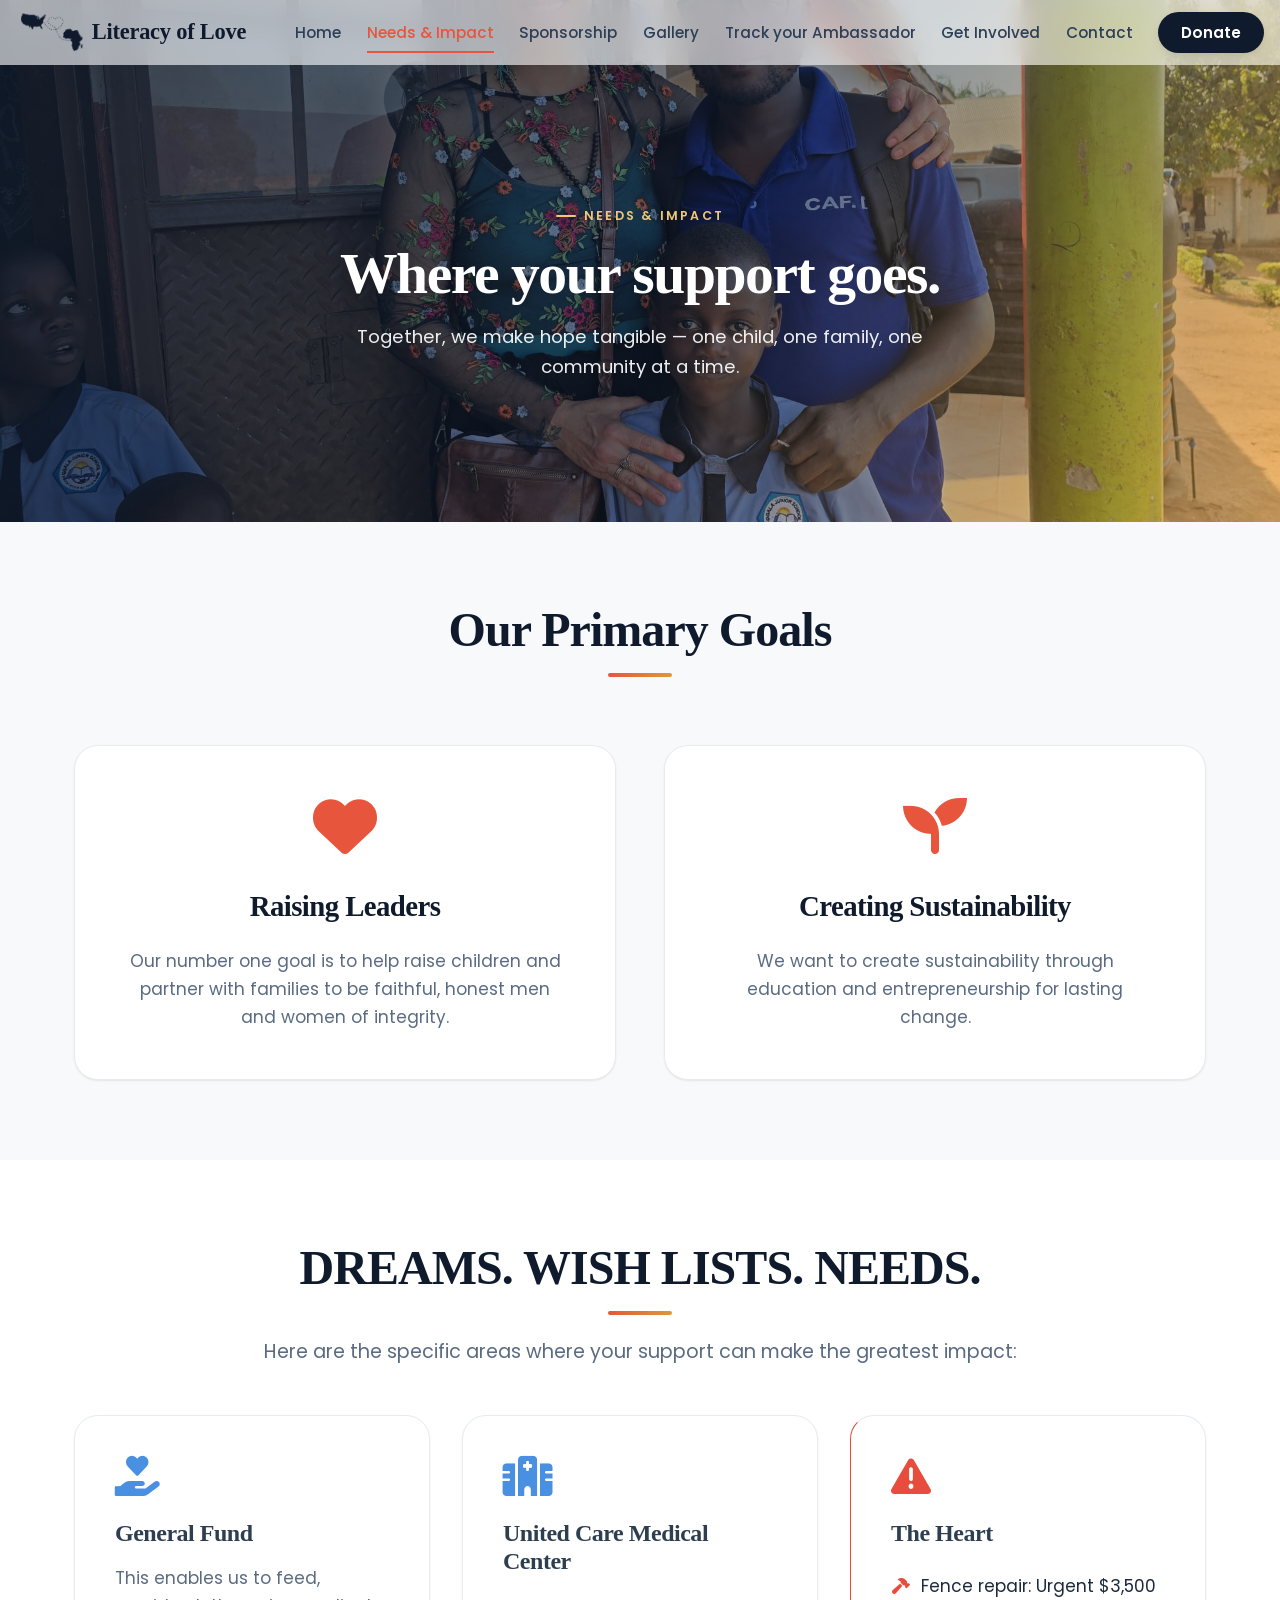
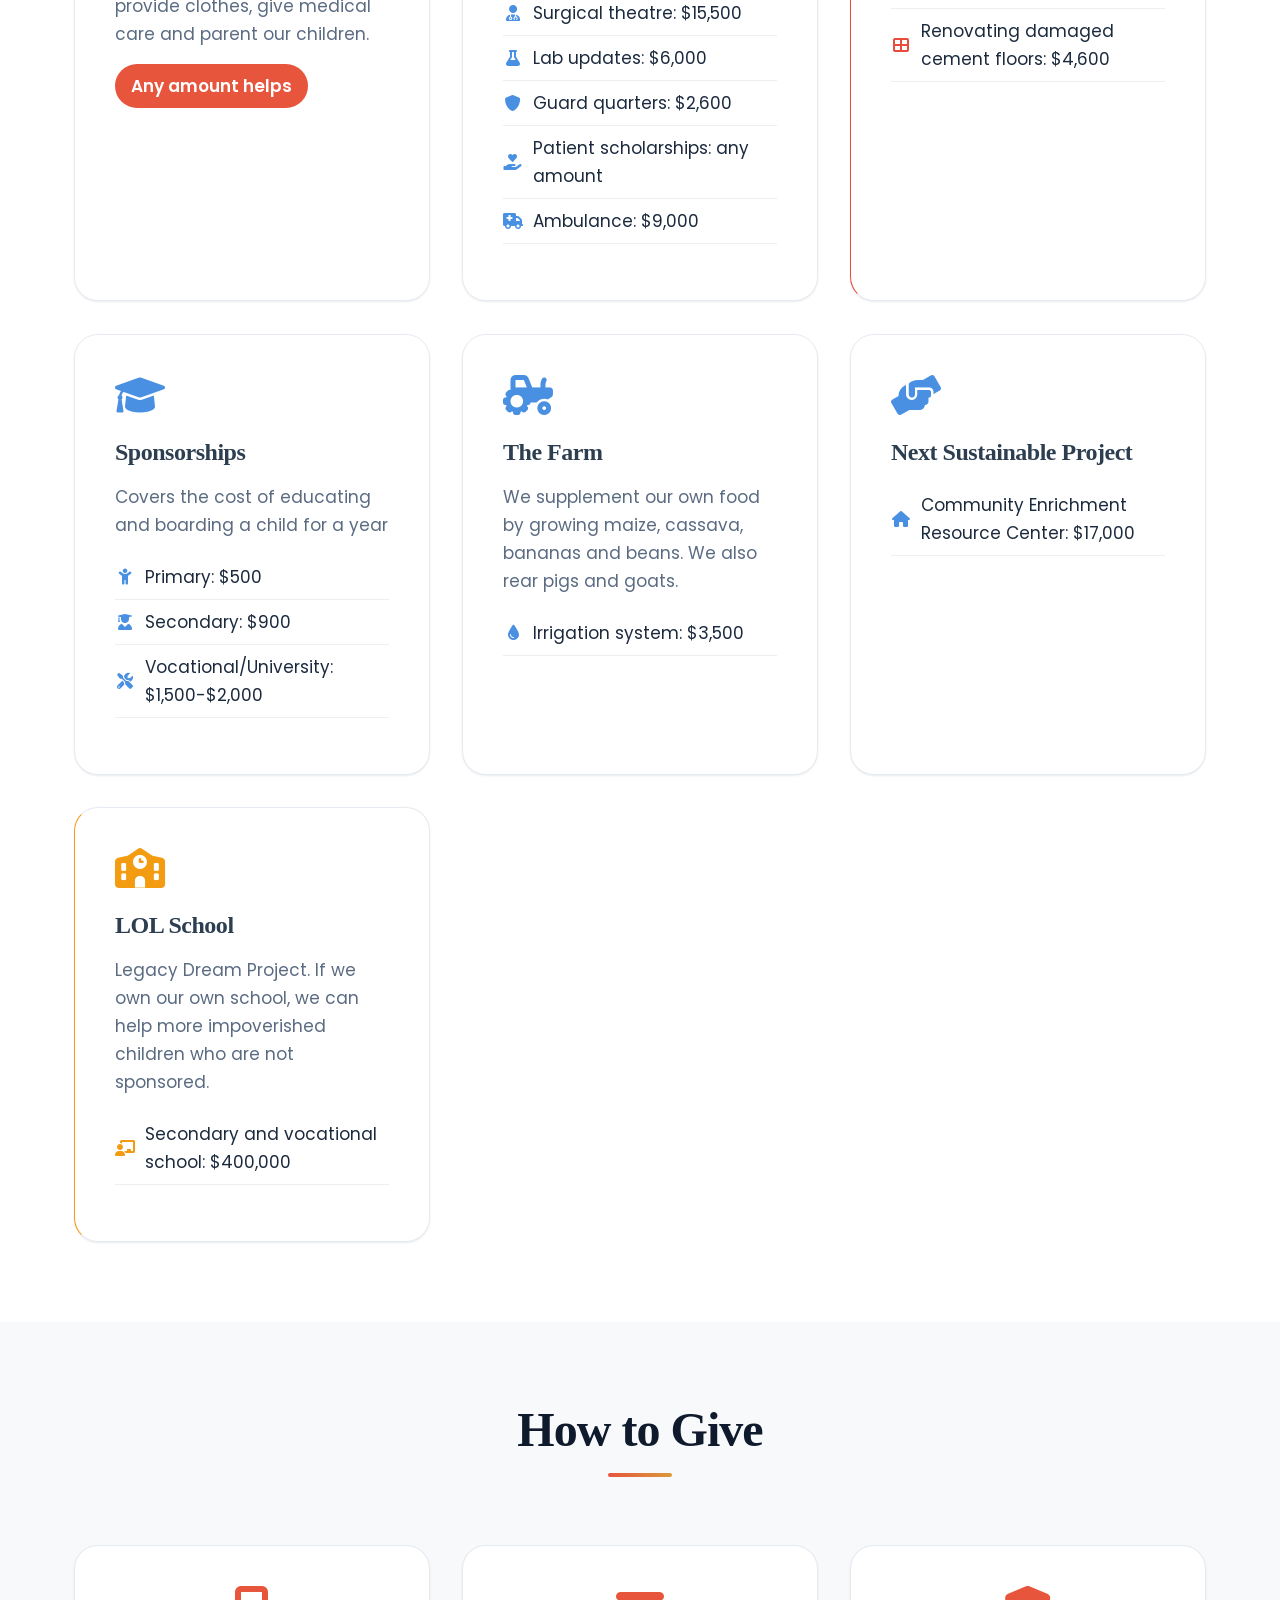
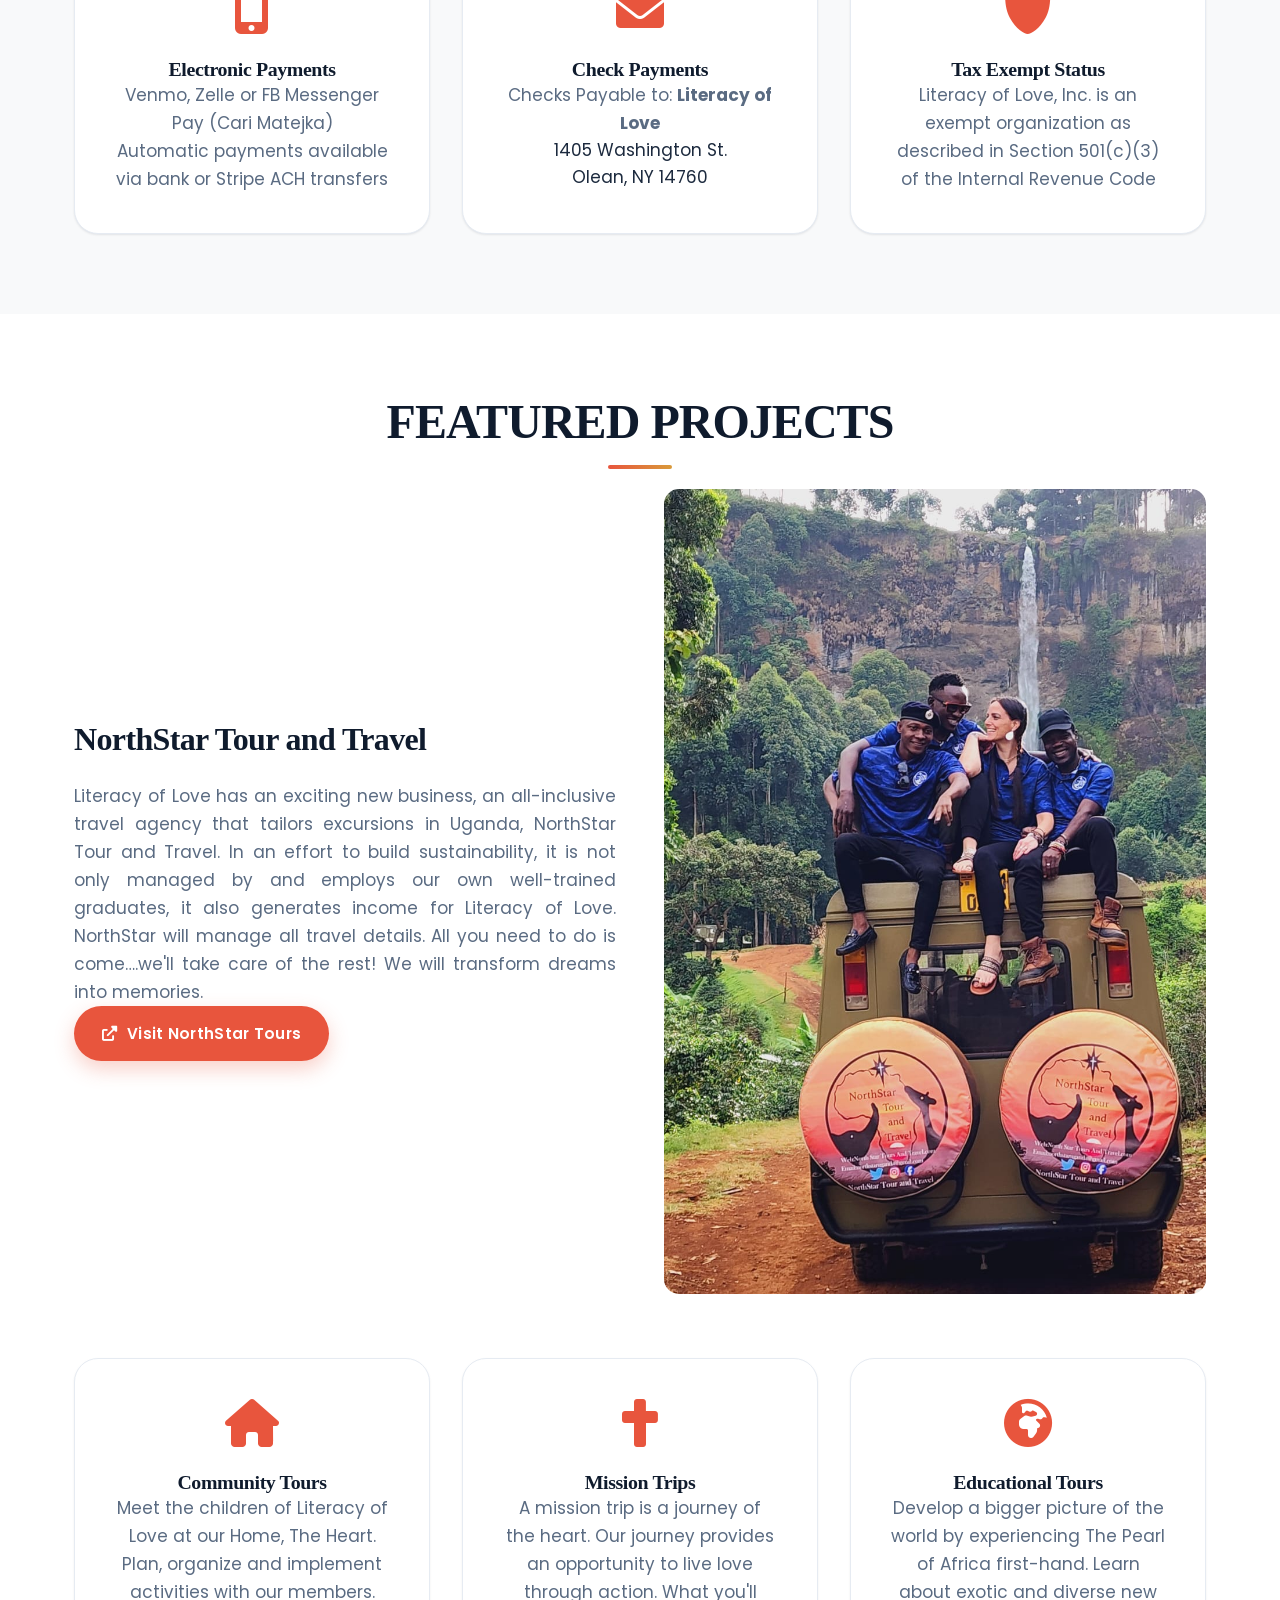
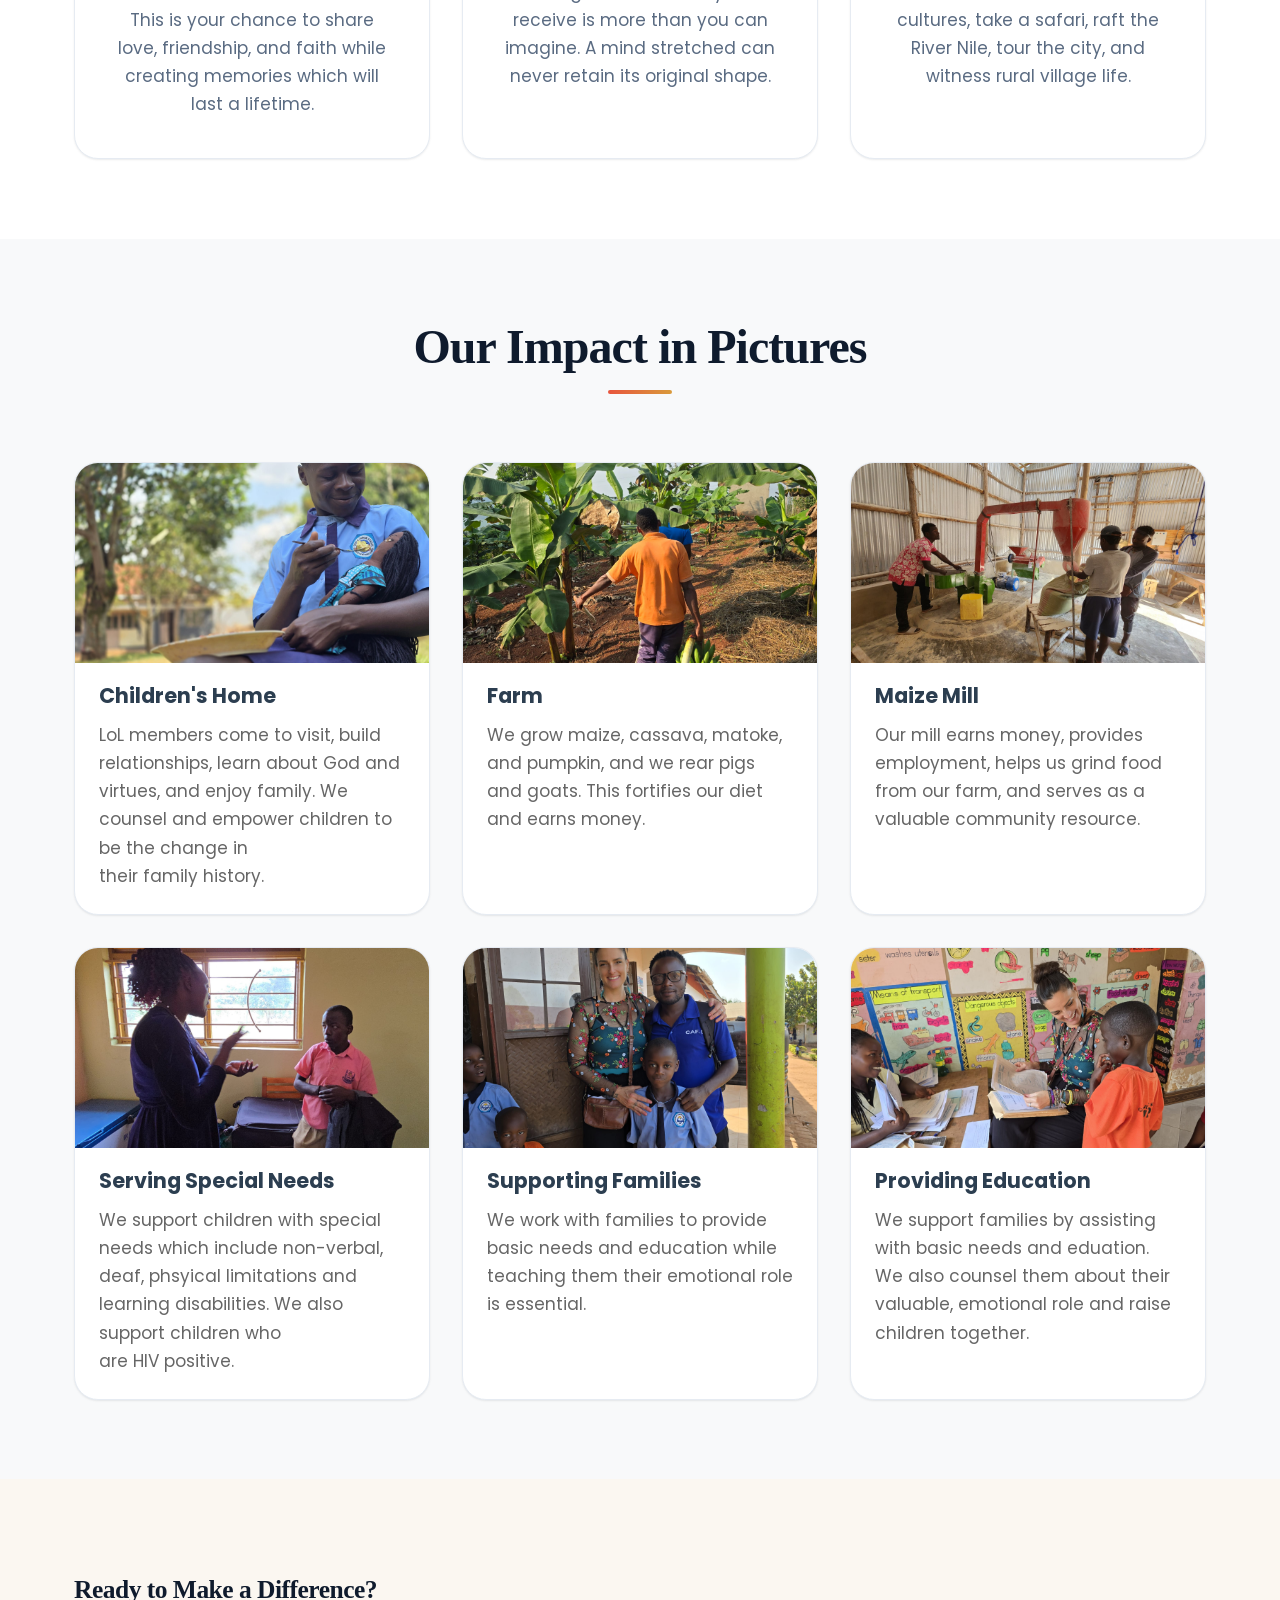
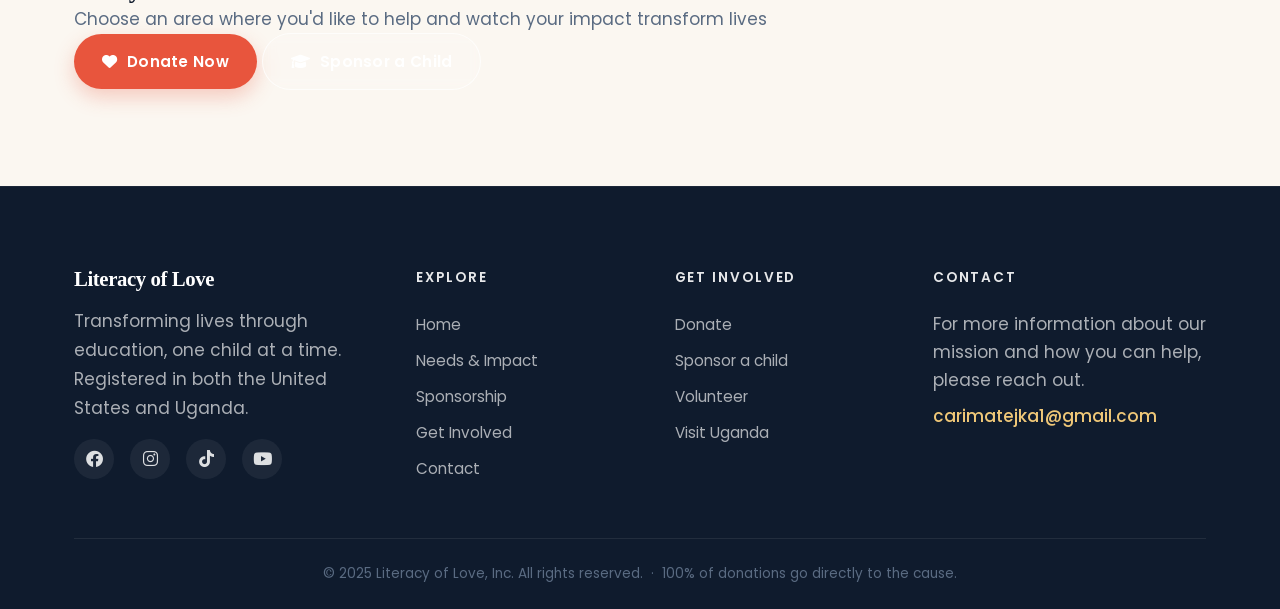
<file: areas-of-need.html>
<!DOCTYPE html>
<html lang="en">
<head>
    <meta charset="UTF-8">
    <meta name="viewport" content="width=device-width, initial-scale=1.0">
    <title>Needs and Accomplishments - Literacy of Love</title>
    <link rel="stylesheet" href="styles.css">
    <link rel="preconnect" href="https://fonts.googleapis.com">
    <link rel="preconnect" href="https://fonts.gstatic.com" crossorigin>
    <link rel="preload" as="style" href="https://fonts.googleapis.com/css2?family=Poppins:wght@300;400;500;600;700&display=swap" onload="this.onload=null;this.rel='stylesheet'">
    <noscript><link rel="stylesheet" href="https://fonts.googleapis.com/css2?family=Poppins:wght@300;400;500;600;700&display=swap"></noscript>
    <link rel="stylesheet" href="vendor/fontawesome-6.0.0/css/all.min.css">
</head>
<body>
    <a class="skip-link" href="#main">Skip to content</a>
    <!-- Navigation -->
    <nav class="navbar" aria-label="Primary">
        <div class="nav-container">
            <div class="nav-logo">
                <a href="index.html" aria-label="Literacy of Love — Home">
                    <img src="images/logo-mark.png" alt="" class="logo-img">
                    <h2>Literacy of Love</h2>
                </a>
            </div>
            <ul class="nav-menu">
                <li class="nav-item"><a href="index.html" class="nav-link" data-page="home">Home</a></li>
                <li class="nav-item"><a href="areas-of-need.html" class="nav-link" data-page="areas-of-need">Needs &amp; Impact</a></li>
                <li class="nav-item"><a href="sponsorship.html" class="nav-link" data-page="sponsorship">Sponsorship</a></li>
                <li class="nav-item"><a href="gallery.html" class="nav-link" data-page="gallery">Gallery</a></li>
                <li class="nav-item"><a href="track-dolls.html" class="nav-link" data-page="track">Track your Ambassador</a></li>
                <li class="nav-item"><a href="shop.html" class="nav-link" data-page="shop">Get Involved</a></li>
                <li class="nav-item"><a href="contact.html" class="nav-link" data-page="contact">Contact</a></li>
                <li class="nav-item"><a href="donate.html" class="nav-link donate-btn" data-page="donate">Donate</a></li>
            </ul>
            <button class="hamburger" aria-label="Open menu" aria-expanded="false" aria-controls="primary-menu">
                <span class="bar"></span>
                <span class="bar"></span>
                <span class="bar"></span>
            </button>
        </div>
    </nav>

    <!-- Hero Section -->
    <section id="main" class="page-hero page-hero--needs">
        <div class="hero-overlay">
            <div class="container">
                <span class="eyebrow eyebrow-light">Needs &amp; Impact</span>
                <h1 class="page-title">Where your support goes.</h1>
                <p class="page-subtitle">Together, we make hope tangible &mdash; one child, one family, one community at a time.</p>
            </div>
        </div>
    </section>

    <!-- Goals Section -->
    <section class="goals-section">
        <div class="container">
            <h2 class="section-title">Our Primary Goals</h2>
            <div class="goals-grid">
                <div class="goal-card">
                    <i class="fas fa-heart"></i>
                    <h3>Raising Leaders</h3>
                    <p>Our number one goal is to help raise children and partner with families to be faithful, honest men and women of integrity.</p>
                </div>
                <div class="goal-card">
                    <i class="fas fa-seedling"></i>
                    <h3>Creating Sustainability</h3>
                    <p>We want to create sustainability through education and entrepreneurship for lasting change.</p>
                </div>
            </div>
        </div>
    </section>

    <!-- Dreams & Needs Section -->
    <section class="needs-section">
        <div class="container">
            <h2 class="section-title">DREAMS. WISH LISTS. NEEDS.</h2>
            <p class="needs-intro">Here are the specific areas where your support can make the greatest impact:</p>
            
            <div class="needs-grid">
                <div class="need-item">
                    <i class="fas fa-hand-holding-heart"></i>
                    <h3>General Fund</h3>
                    <p>This enables us to feed, provide clothes, give medical care and parent our children.</p>
                    <span class="amount">Any amount helps</span>
                </div>

                <div class="need-item">
                    <i class="fas fa-hospital"></i>
                    <h3>United Care Medical Center</h3>
                    <ul>
                        <li><i class="fas fa-user-md" aria-hidden="true"></i> Surgical theatre: $15,500</li>
                        <li><i class="fas fa-flask" aria-hidden="true"></i> Lab updates: $6,000</li>
                        <li><i class="fas fa-shield-alt" aria-hidden="true"></i> Guard quarters: $2,600</li>
                        <li><i class="fas fa-hand-holding-heart" aria-hidden="true"></i> Patient scholarships: any amount</li>
                        <li><i class="fas fa-ambulance" aria-hidden="true"></i> Ambulance: $9,000</li>
                    </ul>
                </div>

                <div class="need-item urgent">
                    <i class="fas fa-exclamation-triangle"></i>
                    <h3>The Heart</h3>
                    <ul>
                        <li><i class="fas fa-hammer" aria-hidden="true"></i> Fence repair: Urgent $3,500</li>
                        <li><i class="fas fa-th-large" aria-hidden="true"></i> Renovating damaged cement floors: $4,600</li>
                    </ul>
                </div>

                <div class="need-item">
                    <i class="fas fa-graduation-cap"></i>
                    <h3>Sponsorships</h3>
                    <p>Covers the cost of educating and boarding a child for a year</p>
                    <ul>
                        <li><i class="fas fa-child" aria-hidden="true"></i> Primary: $500</li>
                        <li><i class="fas fa-user-graduate" aria-hidden="true"></i> Secondary: $900</li>
                        <li><i class="fas fa-tools" aria-hidden="true"></i> Vocational/University: $1,500-$2,000</li>
                    </ul>
                </div>

                <div class="need-item">
                    <i class="fas fa-tractor"></i>
                    <h3>The Farm</h3>
                    <p>We supplement our own food by growing maize, cassava, bananas and beans. We also rear pigs and goats.</p>
                    <ul>
                        <li><i class="fas fa-tint" aria-hidden="true"></i> Irrigation system: $3,500</li>
                    </ul>
                </div>

                <div class="need-item">
                    <i class="fas fa-hands-helping"></i>
                    <h3>Next Sustainable Project</h3>
                    <ul>
                        <li><i class="fas fa-home" aria-hidden="true"></i> Community Enrichment Resource Center: $17,000</li>
                    </ul>
                </div>

                <div class="need-item long-term">
                    <i class="fas fa-school"></i>
                    <h3>LOL School</h3>
                    <p>Legacy Dream Project. If we own our own school, we can help more impoverished children who are not sponsored.</p>
                    <ul>
                        <li><i class="fas fa-chalkboard-teacher" aria-hidden="true"></i> Secondary and vocational school: $400,000</li>
                    </ul>
                </div>
            </div>
        </div>
    </section>

    <!-- Payment Options -->
    <section class="payment-section">
        <div class="container">
            <h2 class="section-title">How to Give</h2>
            <div class="payment-grid">
                <div class="payment-option">
                    <i class="fas fa-mobile-alt"></i>
                    <h3>Electronic Payments</h3>
                    <p>Venmo, Zelle or FB Messenger Pay (Cari Matejka)</p>
                    <p>Automatic payments available via bank or Stripe ACH transfers</p>
                </div>
                <div class="payment-option">
                    <i class="fas fa-envelope"></i>
                    <h3>Check Payments</h3>
                    <p>Checks Payable to: <strong>Literacy of Love</strong></p>
                    <address>
                        1405 Washington St.<br>
                        Olean, NY 14760
                    </address>
                </div>
                <div class="payment-option">
                    <i class="fas fa-shield-alt"></i>
                    <h3>Tax Exempt Status</h3>
                    <p>Literacy of Love, Inc. is an exempt organization as described in Section 501(c)(3) of the Internal Revenue Code</p>
                </div>
            </div>
        </div>
    </section>

    <!-- Featured Projects -->
    <section class="featured-projects">
        <div class="container">
            <h2 class="section-title">FEATURED PROJECTS</h2>
            
            <div class="project-highlight">
                <div class="project-content">
                    <h3>NorthStar Tour and Travel</h3>
                    <p style="text-align:justify">Literacy of Love has an exciting new business, an all-inclusive travel agency that tailors excursions in Uganda, NorthStar Tour and Travel. In an effort to build sustainability, it is not only managed by and employs our own well-trained graduates, it also generates income for Literacy of Love. NorthStar will manage all travel details. All you need to do is come….we'll take care of the rest! We will transform dreams into memories.</p>
                    <a href="https://NorthStarToursAndTravel.com" class="btn btn-primary" target="_blank">
                        <i class="fas fa-external-link-alt"></i>
                        Visit NorthStar Tours
                    </a>
                </div>
                <div class="project-image">
                    <img loading="lazy" decoding="async" src="images/latins.jpg" alt="NorthStar Tours">
                </div>
            </div>

            <div class="tours-grid">
                <div class="tour-card">
                    <i class="fas fa-home"></i>
                    <h3>Community Tours</h3>
                    <p>Meet the children of Literacy of Love at our Home, The Heart. Plan, organize and implement activities with our members. This is your chance to share love, friendship, and faith while creating memories which will last a lifetime.</p>
                </div>
                
                <div class="tour-card">
                    <i class="fas fa-cross"></i>
                    <h3>Mission Trips</h3>
                    <p>A mission trip is a journey of the heart. Our journey provides an opportunity to live love through action. What you'll receive is more than you can imagine. A mind stretched can never retain its original shape.</p>
                </div>
                
                <div class="tour-card">
                    <i class="fas fa-globe-africa"></i>
                    <h3>Educational Tours</h3>
                    <p>Develop a bigger picture of the world by experiencing The Pearl of Africa first-hand. Learn about exotic and diverse new cultures, take a safari, raft the River Nile, tour the city, and witness rural village life.</p>
                </div>
            </div>
        </div>
    </section>

    <!-- Picture Cards Section -->
    <section class="picture-cards">
        <div class="container">
            <h2 class="section-title">Our Impact in Pictures</h2>
            <div class="cards-grid">
                <div class="impact-card">
                    <img loading="lazy" decoding="async" src="images/home2.jpg" alt="Children's Home">
                    <h4>Children's Home</h4>
                    <p> LoL members come to visit, build relationships, learn about God and virtues, and enjoy family. We counsel and empower children to be the change in their family history.</p>
                </div>
                
                <div class="impact-card">
                    <img loading="lazy" decoding="async" src="images/farm.jpg" alt="Farm">
                    <h4>Farm</h4>
                    <p>We grow maize, cassava, matoke, and pumpkin, and we rear pigs and goats. This fortifies our diet and earns money.</p>
                </div>
                
                <div class="impact-card">
                    <img loading="lazy" decoding="async" src="images/maiz-mill.jpg" alt="Maize Mill">
                    <h4>Maize Mill</h4>
                    <p>Our mill earns money, provides employment, helps us grind food from our farm, and serves as a valuable community resource.</p>
                </div>
                
                <div class="impact-card">
                    <img loading="lazy" decoding="async" src="images/adam.jpg" alt="Special Needs">
                    <h4>Serving Special Needs</h4>
                    <p>We support children with special needs which include non-verbal, deaf, phsyical limitations and learning disabilities. We also support children who are HIV positive.</p>
                </div>
                
                <div class="impact-card">
                    <img loading="lazy" decoding="async" src="images/family.jpg" alt="Supporting Families">
                    <h4>Supporting Families</h4>
                    <p>We work with families to provide basic needs and education while teaching them their emotional role is essential.</p>
                </div>
                
                <div class="impact-card">
                    <img loading="lazy" decoding="async" src="images/education.jpg" alt="Education">
                    <h4>Providing Education</h4>
                    <p> We support families by assisting with basic needs and eduation. We also counsel them about their valuable, emotional role and raise children together.</p>
                </div>
            </div>
        </div>
    </section>

    <!-- CTA Section -->
    <section class="cta-section">
        <div class="container">
            <h2>Ready to Make a Difference?</h2>
            <p>Choose an area where you'd like to help and watch your impact transform lives</p>
            <div class="cta-buttons">
                <a href="#donate" class="btn btn-primary">
                    <i class="fas fa-heart"></i>
                    Donate Now
                </a>
                <a href="sponsorship.html" class="btn btn-secondary">
                    <i class="fas fa-graduation-cap"></i>
                    Sponsor a Child
                </a>
            </div>
        </div>
    </section>

    <!-- Footer -->
    <footer class="footer">
        <div class="container">
            <div class="footer-content">
                <div class="footer-section footer-brand">
                    <h3>Literacy of Love</h3>
                    <p>Transforming lives through education, one child at a time. Registered in both the United States and Uganda.</p>
                    <div class="social-links" aria-label="Social media">
                        <a href="https://www.facebook.com/cari.matejka" target="_blank" rel="noopener" aria-label="Facebook"><i class="fab fa-facebook"></i></a>
                        <a href="https://www.instagram.com/literacyoflove/" target="_blank" rel="noopener" aria-label="Instagram"><i class="fab fa-instagram"></i></a>
                        <a href="https://www.tiktok.com/@literacyoflove" target="_blank" rel="noopener" aria-label="TikTok"><i class="fab fa-tiktok"></i></a>
                        <a href="https://youtube.com/@carimatejka7178" target="_blank" rel="noopener" aria-label="YouTube"><i class="fab fa-youtube"></i></a>
                    </div>
                </div>
                <div class="footer-section">
                    <h4>Explore</h4>
                    <ul>
                        <li><a href="index.html">Home</a></li>
                        <li><a href="areas-of-need.html">Needs &amp; Impact</a></li>
                        <li><a href="sponsorship.html">Sponsorship</a></li>
                        <li><a href="shop.html">Get Involved</a></li>
                        <li><a href="contact.html">Contact</a></li>
                    </ul>
                </div>
                <div class="footer-section">
                    <h4>Get involved</h4>
                    <ul>
                        <li><a href="donate.html">Donate</a></li>
                        <li><a href="sponsorship.html">Sponsor a child</a></li>
                        <li><a href="contact.html">Volunteer</a></li>
                        <li><a href="contact.html">Visit Uganda</a></li>
                    </ul>
                </div>
                <div class="footer-section">
                    <h4>Contact</h4>
                    <p>For more information about our mission and how you can help, please reach out.</p>
                    <a href="mailto:carimatejka1@gmail.com" class="contact-email">carimatejka1@gmail.com</a>
                </div>
            </div>
            <div class="footer-bottom">
                <p>&copy; 2025 Literacy of Love, Inc. All rights reserved. &nbsp;·&nbsp; 100% of donations go directly to the cause.</p>
            </div>
        </div>
    </footer>

    <script src="script.js"></script>
</body>
</html>
</file>
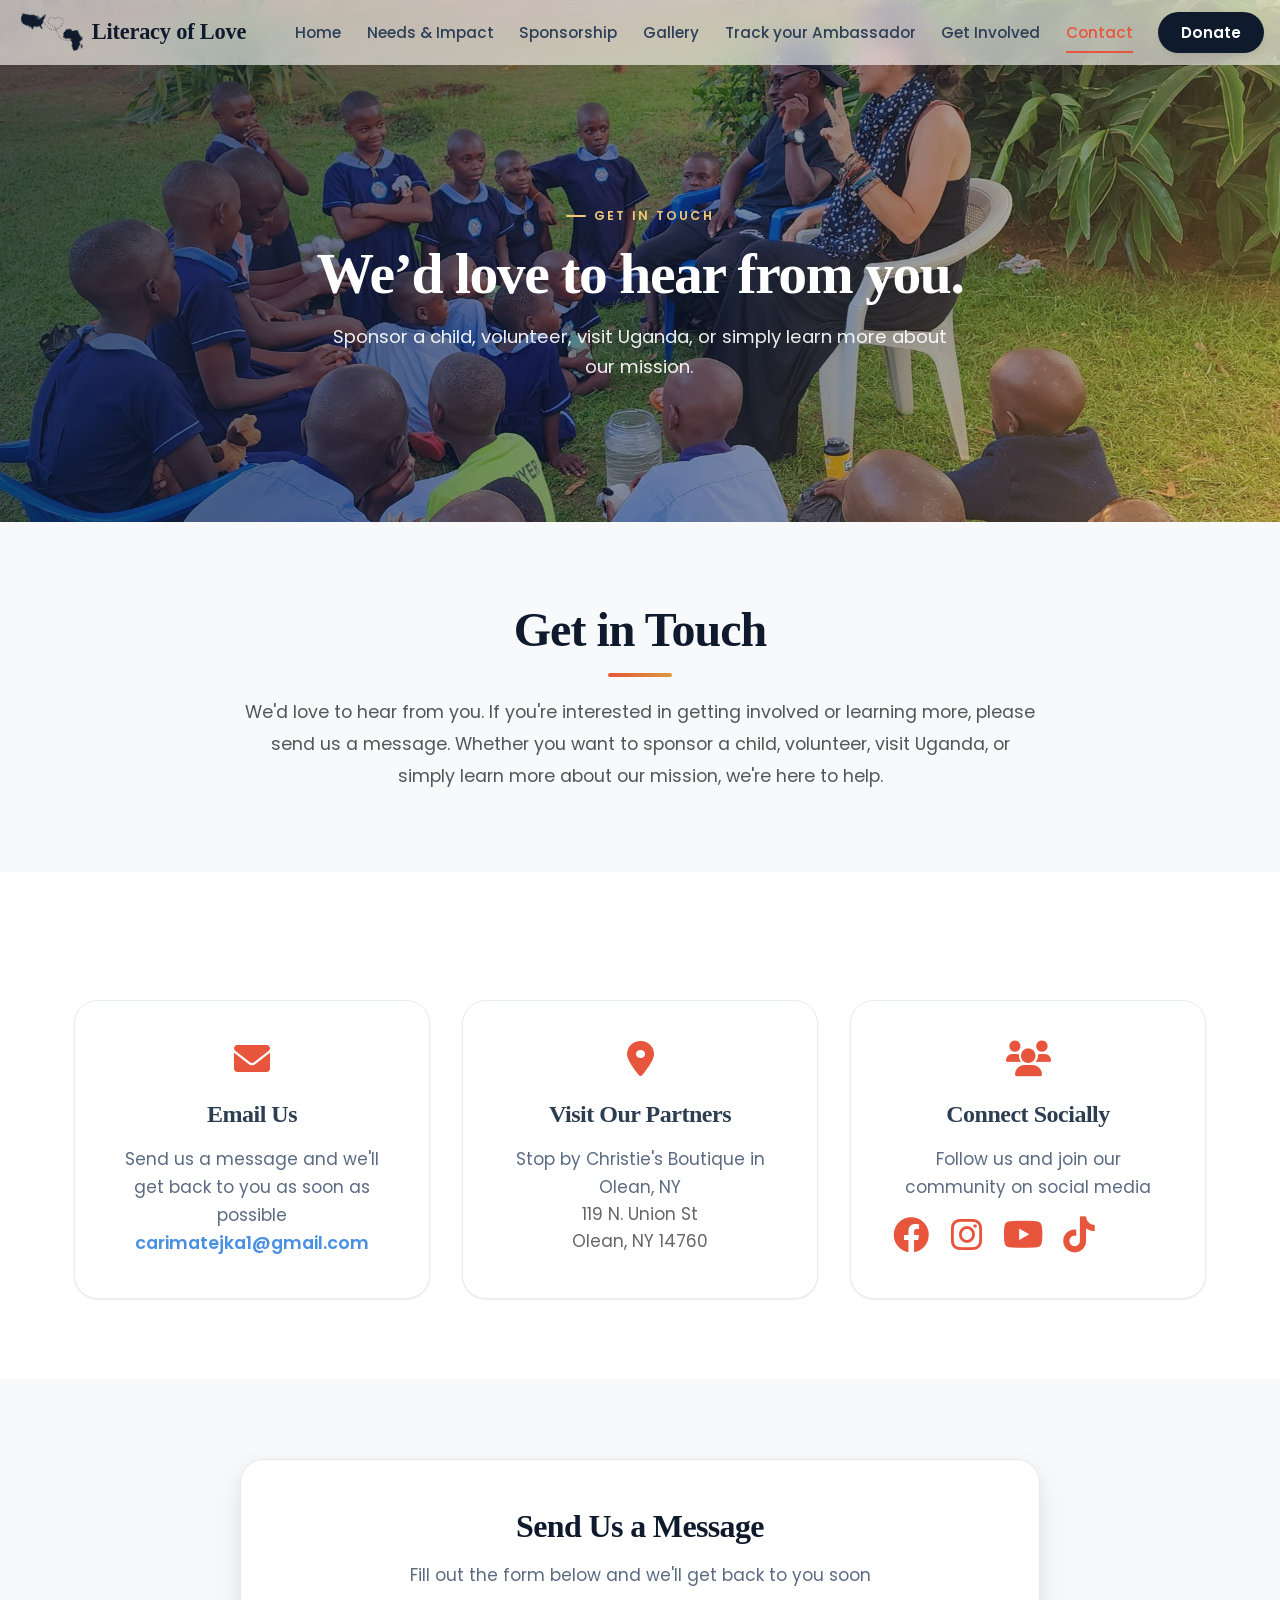
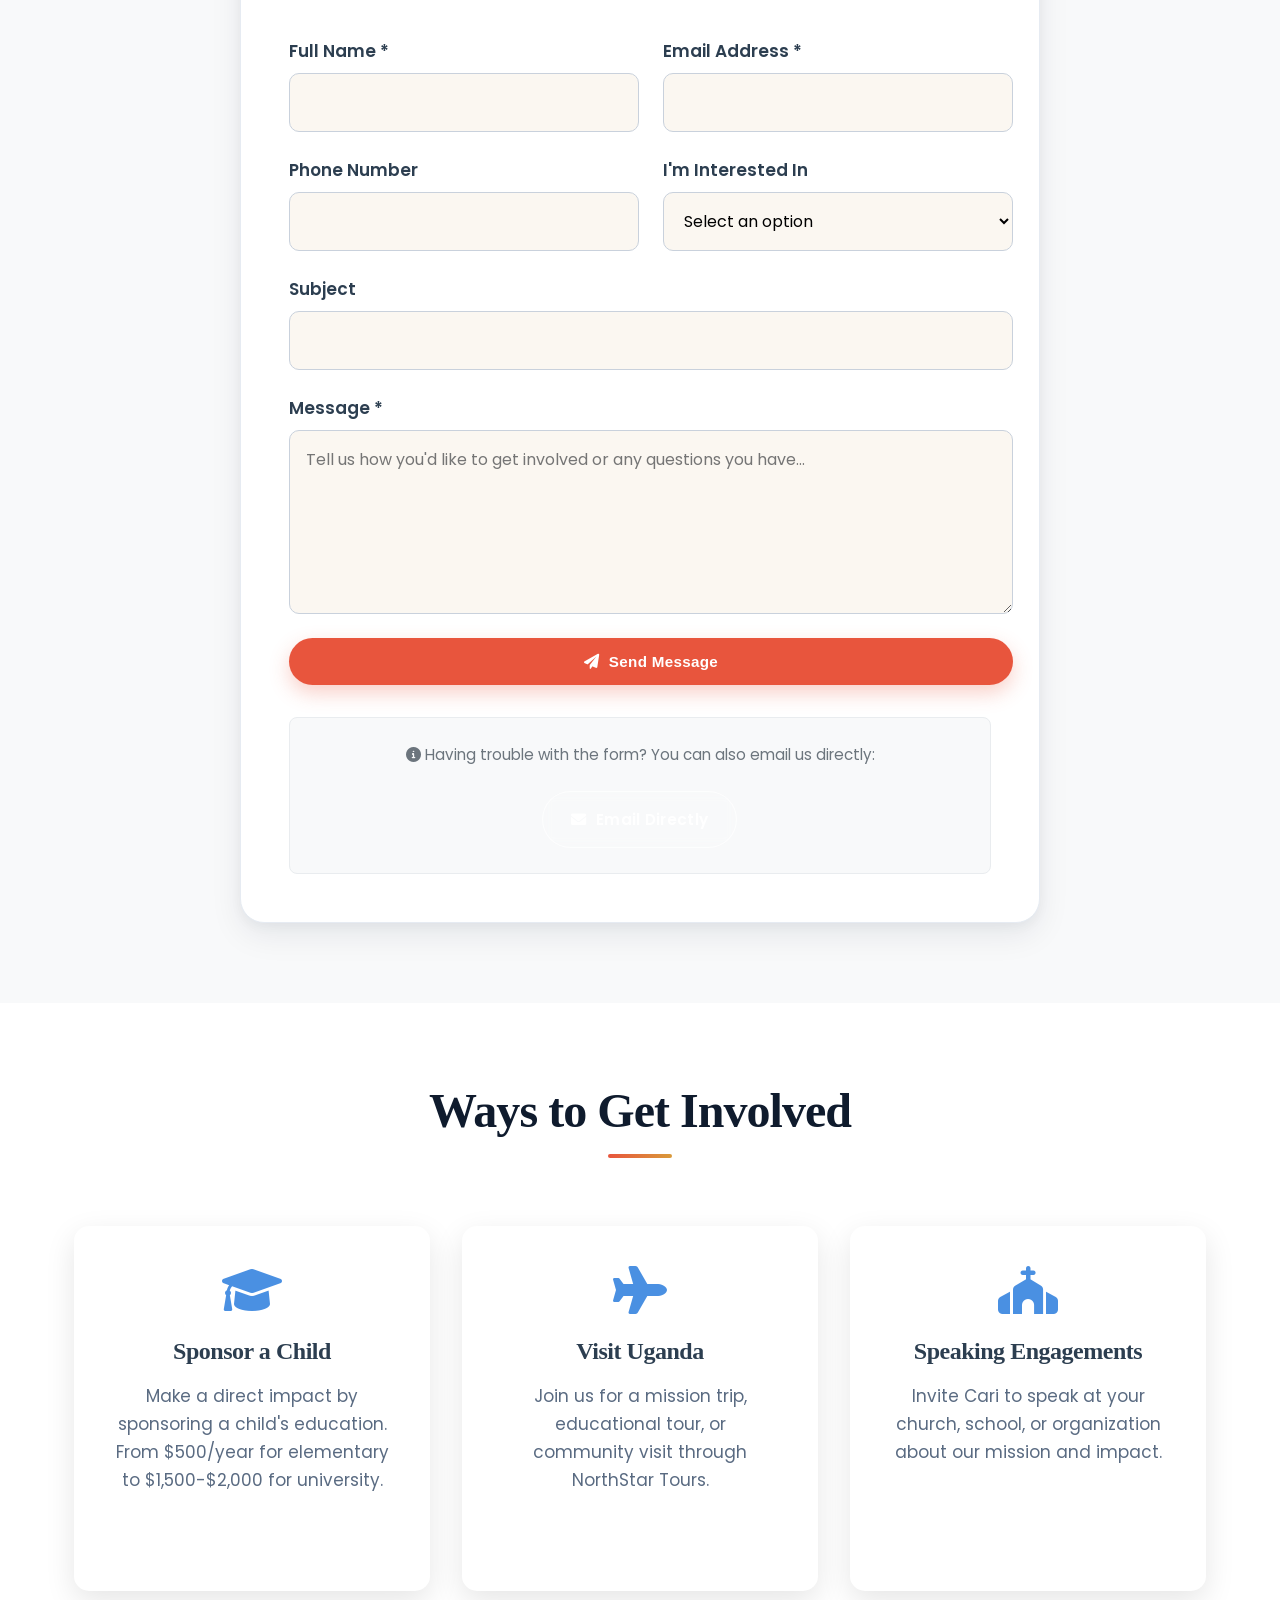
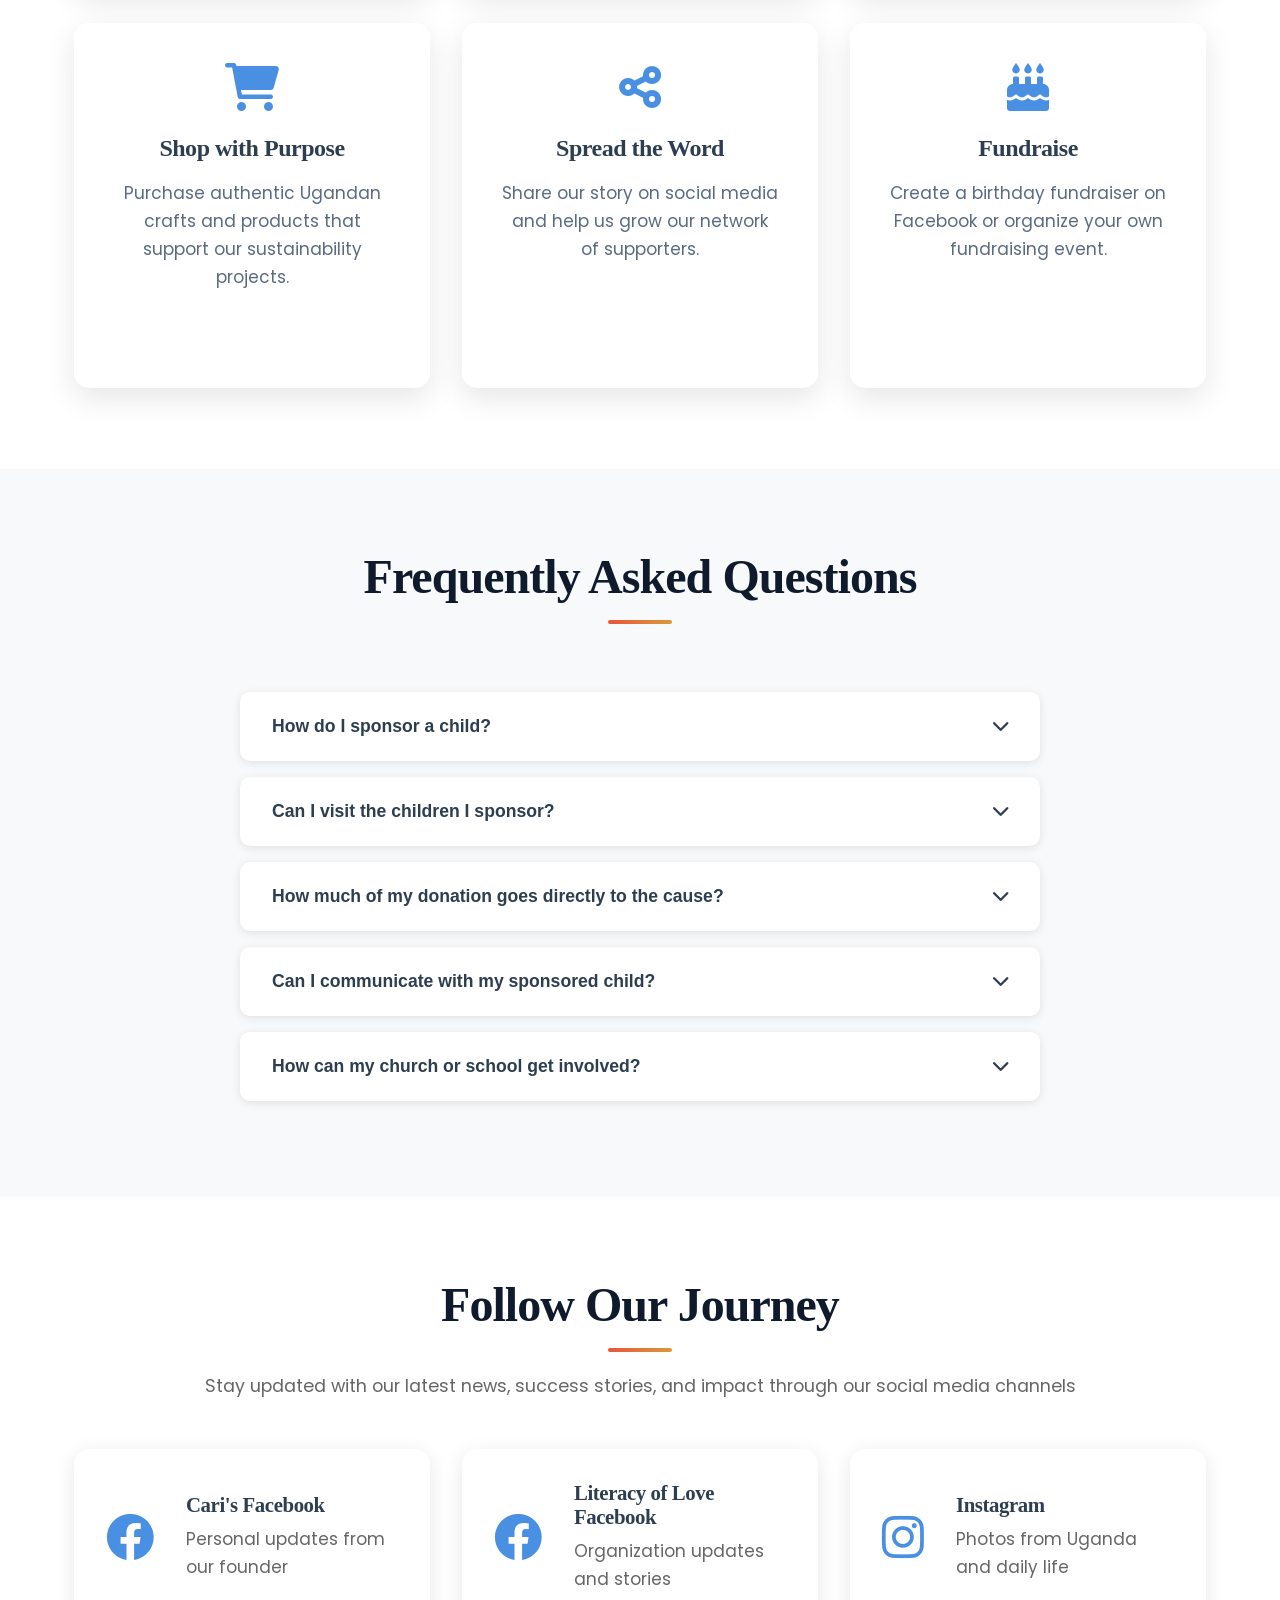
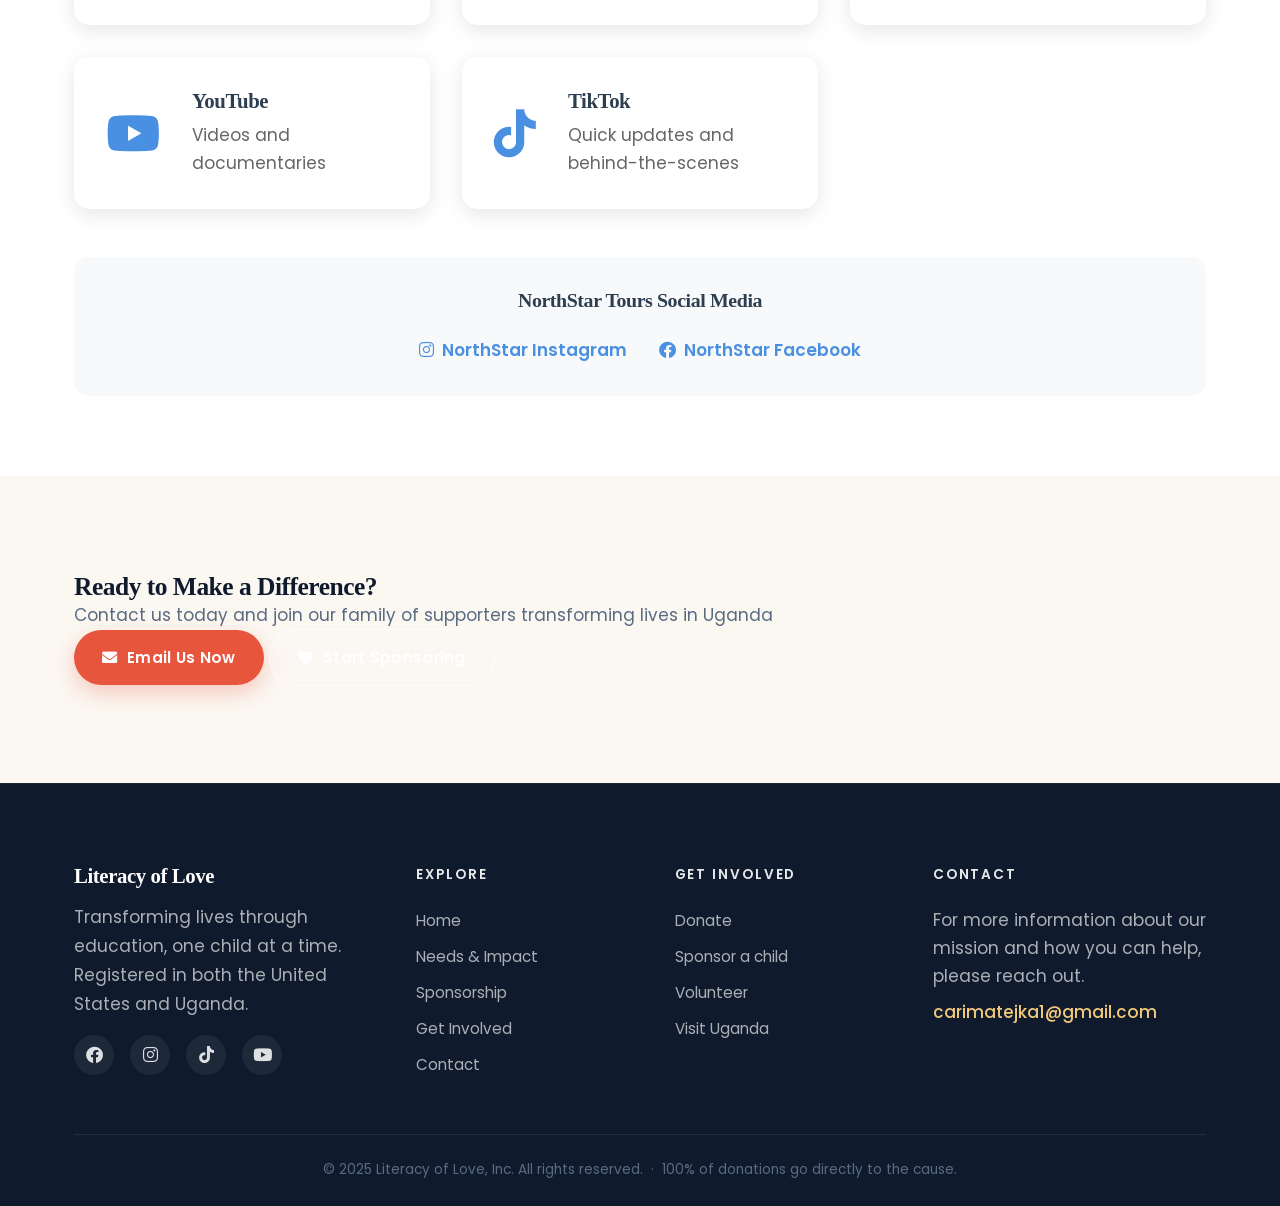
<file: contact.html>
<!DOCTYPE html>
<html lang="en">
<head>
    <meta charset="UTF-8">
    <meta name="viewport" content="width=device-width, initial-scale=1.0">
    <title>Contact - Literacy of Love</title>
    <link rel="stylesheet" href="styles.css?v=contact-hero">
    <link rel="preconnect" href="https://fonts.googleapis.com">
    <link rel="preconnect" href="https://fonts.gstatic.com" crossorigin>
    <link rel="preload" as="style" href="https://fonts.googleapis.com/css2?family=Poppins:wght@300;400;500;600;700&display=swap" onload="this.onload=null;this.rel='stylesheet'">

    <noscript><link rel="stylesheet" href="https://fonts.googleapis.com/css2?family=Poppins:wght@300;400;500;600;700&display=swap"></noscript>
    <link rel="stylesheet" href="vendor/fontawesome-6.0.0/css/all.min.css">
</head>
<body>
    <a class="skip-link" href="#main">Skip to content</a>
    <!-- Navigation -->
    <nav class="navbar" aria-label="Primary">
        <div class="nav-container">
            <div class="nav-logo">
                <a href="index.html" aria-label="Literacy of Love — Home">
                    <img src="images/logo-mark.png" alt="" class="logo-img">
                    <h2>Literacy of Love</h2>
                </a>
            </div>
            <ul class="nav-menu">
                <li class="nav-item"><a href="index.html" class="nav-link" data-page="home">Home</a></li>
                <li class="nav-item"><a href="areas-of-need.html" class="nav-link" data-page="areas-of-need">Needs &amp; Impact</a></li>
                <li class="nav-item"><a href="sponsorship.html" class="nav-link" data-page="sponsorship">Sponsorship</a></li>
                <li class="nav-item"><a href="gallery.html" class="nav-link" data-page="gallery">Gallery</a></li>
                <li class="nav-item"><a href="track-dolls.html" class="nav-link" data-page="track">Track your Ambassador</a></li>
                <li class="nav-item"><a href="shop.html" class="nav-link" data-page="shop">Get Involved</a></li>
                <li class="nav-item"><a href="contact.html" class="nav-link" data-page="contact">Contact</a></li>
                <li class="nav-item"><a href="donate.html" class="nav-link donate-btn" data-page="donate">Donate</a></li>
            </ul>
            <button class="hamburger" aria-label="Open menu" aria-expanded="false" aria-controls="primary-menu">
                <span class="bar"></span>
                <span class="bar"></span>
                <span class="bar"></span>
            </button>
        </div>
    </nav>

    <!-- Hero Section -->
    <section id="main" class="page-hero page-hero--contact">
        <div class="hero-overlay">
            <div class="container">
                <span class="eyebrow eyebrow-light">Get in touch</span>
                <h1 class="page-title">We&rsquo;d love to hear from you.</h1>
                <p class="page-subtitle">Sponsor a child, volunteer, visit Uganda, or simply learn more about our mission.</p>
            </div>
        </div>
    </section>

    <!-- Contact Intro -->
    <section class="contact-intro">
        <div class="container">
            <h2 class="section-title">Get in Touch</h2>
            <p class="contact-description">We'd love to hear from you. If you're interested in getting involved or learning more, please send us a message. Whether you want to sponsor a child, volunteer, visit Uganda, or simply learn more about our mission, we're here to help.</p>
        </div>
    </section>

    <!-- Contact Methods -->
    <section class="contact-methods">
        <div class="container">
            <div class="methods-grid">
                <div class="method-card">
                    <i class="fas fa-envelope"></i>
                    <h3>Email Us</h3>
                    <p>Send us a message and we'll get back to you as soon as possible</p>
                    <a href="mailto:carimatejka1@gmail.com" class="contact-link">carimatejka1@gmail.com</a>
                </div>
                
                <div class="method-card">
                    <i class="fas fa-map-marker-alt"></i>
                    <h3>Visit Our Partners</h3>
                    <p>Stop by Christie's Boutique in Olean, NY</p>
                    <address>
                        119 N. Union St<br>
                        Olean, NY 14760
                    </address>
                </div>
                
                <div class="method-card">
                    <i class="fas fa-users"></i>
                    <h3>Connect Socially</h3>
                    <p>Follow us and join our community on social media</p>
                     <div class="social-links">
                        <a href="https://www.facebook.com/cari.matejka" target="_blank"><i class="fab fa-facebook"></i></a>
                        <a href="https://www.instagram.com/literacyoflove/" target="_blank"><i class="fab fa-instagram"></i></a>
                        <a href="https://youtube.com/@carimatejka7178?si=GCaE2JGKwVd1XoYe" target="_blank"><i class="fab fa-youtube"></i></a>
                        <a href="https://www.tiktok.com/@literacyoflove?_t=8l0rAn2XLig&_r=1" target="_blank"><i class="fab fa-tiktok"></i></a>
                    </div>
                </div>
            </div>
        </div>
    </section>

    <!-- Contact Form -->
    <section class="contact-form-section">
        <div class="container">
            <div class="form-container">
                <div class="form-header">
                    <h2>Send Us a Message</h2>
                    <p>Fill out the form below and we'll get back to you soon</p>
                </div>
                
                <form class="contact-form" id="contactForm" action="https://formsubmit.co/carimatejka1@gmail.com" method="POST">
                    <!-- FormSubmit.co configuration -->
                    <input type="hidden" name="_next" value="thank-you.html">
                    <input type="hidden" name="_subject" value="New message from Literacy of Love website">
                    <input type="hidden" name="_template" value="table">
                    <input type="hidden" name="_captcha" value="true">
                    <input type="hidden" name="_autoresponse" value="Thank you for your message! We'll get back to you soon.">
                    <input type="hidden" name="_format" value="html">
                    
                    <!-- Honeypot field to prevent spam -->
                    <div style="display: none;">
                        <input type="text" name="_honey" tabindex="-1" autocomplete="off">
                    </div>
                    
                    <!-- Form validation messages -->
                    <div id="formMessages" class="form-messages"></div>
                    
                    <div class="form-row">
                        <div class="form-group">
                            <label for="name">Full Name *</label>
                            <input type="text" id="name" name="name" required>
                            <span class="error-message" id="nameError"></span>
                        </div>
                        <div class="form-group">
                            <label for="email">Email Address *</label>
                            <input type="email" id="email" name="email" required>
                            <span class="error-message" id="emailError"></span>
                        </div>
                    </div>
                    
                    <div class="form-row">
                        <div class="form-group">
                            <label for="phone">Phone Number</label>
                            <input type="tel" id="phone" name="phone">
                            <span class="error-message" id="phoneError"></span>
                        </div>
                        <div class="form-group">
                            <label for="interest">I'm Interested In</label>
                            <select id="interest" name="interest">
                                <option value="">Select an option</option>
                                <option value="sponsorship">Child Sponsorship</option>
                                <option value="volunteer">Volunteering</option>
                                <option value="mission-trip">Mission Trip</option>
                                <option value="educational-tour">Educational Tour</option>
                                <option value="speaking">Speaking Engagement</option>
                                <option value="partnership">Partnership</option>
                                <option value="other">Other</option>
                            </select>
                        </div>
                    </div>
                    
                    <div class="form-group">
                        <label for="subject">Subject</label>
                        <input type="text" id="subject" name="subject">
                    </div>
                    
                    <div class="form-group">
                        <label for="message">Message *</label>
                        <textarea id="message" name="message" rows="6" required placeholder="Tell us how you'd like to get involved or any questions you have..."></textarea>
                        <span class="error-message" id="messageError"></span>
                    </div>
                    
                    <button type="submit" class="btn btn-primary" id="submitBtn">
                        <i class="fas fa-paper-plane"></i>
                        <span class="btn-text">Send Message</span>
                        <span class="btn-loading" style="display: none;">
                            <i class="fas fa-spinner fa-spin"></i>
                            Sending...
                        </span>
                    </button>
                </form>
                
                <!-- Fallback contact method -->
                <div class="form-fallback" style="margin-top: 2rem; padding: 1.5rem; background: #f8f9fa; border-radius: 8px; text-align: center;">
                    <p style="margin-bottom: 1rem; color: #6c757d;">
                        <i class="fas fa-info-circle"></i>
                        Having trouble with the form? You can also email us directly:
                    </p>
                    <a href="mailto:carimatejka1@gmail.com?subject=Contact from Literacy of Love Website" class="btn btn-secondary">
                        <i class="fas fa-envelope"></i>
                        Email Directly
                    </a>
                </div>
            </div>
        </div>
    </section>

    <!-- Ways to Get Involved -->
    <section class="get-involved">
        <div class="container">
            <h2 class="section-title">Ways to Get Involved</h2>
            
            <div class="involvement-grid">
                <div class="involvement-card">
                    <i class="fas fa-graduation-cap"></i>
                    <h3>Sponsor a Child</h3>
                    <p>Make a direct impact by sponsoring a child's education. From $500/year for elementary to $1,500-$2,000 for university.</p>
                    <a href="sponsorship.html" class="btn btn-secondary">Learn More</a>
                </div>
                
                <div class="involvement-card">
                    <i class="fas fa-plane"></i>
                    <h3>Visit Uganda</h3>
                    <p>Join us for a mission trip, educational tour, or community visit through NorthStar Tours.</p>
                    <a href="https://NorthStarToursAndTravel.com" class="btn btn-secondary" target="_blank">Explore Tours</a>
                </div>
                
                <div class="involvement-card">
                    <i class="fas fa-church"></i>
                    <h3>Speaking Engagements</h3>
                    <p>Invite Cari to speak at your church, school, or organization about our mission and impact.</p>
                    <a href="mailto:carimatejka1@gmail.com" class="btn btn-secondary">Book Cari</a>
                </div>
                
                <div class="involvement-card">
                    <i class="fas fa-shopping-cart"></i>
                    <h3>Shop with Purpose</h3>
                    <p>Purchase authentic Ugandan crafts and products that support our sustainability projects.</p>
                    <a href="shop.html" class="btn btn-secondary">Visit Shop</a>
                </div>
                
                <div class="involvement-card">
                    <i class="fas fa-share-alt"></i>
                    <h3>Spread the Word</h3>
                    <p>Share our story on social media and help us grow our network of supporters.</p>
                    <a href="#" class="btn btn-secondary share-btn">Share Now</a>
                </div>
                
                <div class="involvement-card">
                    <i class="fas fa-birthday-cake"></i>
                    <h3>Fundraise</h3>
                    <p>Create a birthday fundraiser on Facebook or organize your own fundraising event.</p>
                    <a href="https://www.facebook.com/literacyoflove" class="btn btn-secondary" target="_blank">Start Fundraising</a>
                </div>
            </div>
        </div>
    </section>

    <!-- FAQ Section -->
    <section class="faq-section">
        <div class="container">
            <h2 class="section-title">Frequently Asked Questions</h2>
            
            <div class="faq-container">
                <div class="faq-item">
                    <button class="faq-question">
                        <span>How do I sponsor a child?</span>
                        <i class="fas fa-chevron-down"></i>
                    </button>
                    <div class="faq-answer">
                        <p>You can sponsor a child by contacting us directly. We'll match you with a child based on your preferences and budget. Sponsorship costs range from $500/year for elementary to $1,500-$2,000 for university students.</p>
                    </div>
                </div>
                
                <div class="faq-item">
                    <button class="faq-question">
                        <span>Can I visit the children I sponsor?</span>
                        <i class="fas fa-chevron-down"></i>
                    </button>
                    <div class="faq-answer">
                        <p>Absolutely! We encourage sponsors to visit through our NorthStar Tours program. You can meet your sponsored child, visit The Heart, and see our projects firsthand.</p>
                    </div>
                </div>
                
                <div class="faq-item">
                    <button class="faq-question">
                        <span>How much of my donation goes directly to the cause?</span>
                        <i class="fas fa-chevron-down"></i>
                    </button>
                    <div class="faq-answer">
                        <p>100% of all donations go directly to the cause. There are no administrative fees or hidden costs. Cari volunteers her time, and all overhead is covered separately.</p>
                    </div>
                </div>
                
                <div class="faq-item">
                    <button class="faq-question">
                        <span>Can I communicate with my sponsored child?</span>
                        <i class="fas fa-chevron-down"></i>
                    </button>
                    <div class="faq-answer">
                        <p>Yes! Cari facilitates letters and communication between sponsors and their children. She personally knows each child and helps develop special connections.</p>
                    </div>
                </div>
                
                <div class="faq-item">
                    <button class="faq-question">
                        <span>How can my church or school get involved?</span>
                        <i class="fas fa-chevron-down"></i>
                    </button>
                    <div class="faq-answer">
                        <p>Cari offers speaking engagements, mission moments, and educational programs for churches and schools. Contact us to learn about connecting kids across the world and supporting our mission.</p>
                    </div>
                </div>
            </div>
        </div>
    </section>

    <!-- Social Media Integration -->
    <section class="social-integration">
        <div class="container">
            <h2 class="section-title">Follow Our Journey</h2>
            <p class="social-description">Stay updated with our latest news, success stories, and impact through our social media channels</p>
            
            <div class="social-platforms">
                <a href="https://www.facebook.com/cari.matejka" class="social-platform" target="_blank">
                    <i class="fab fa-facebook"></i>
                    <div class="platform-info">
                        <h3>Cari's Facebook</h3>
                        <p>Personal updates from our founder</p>
                    </div>
                </a>
                
                <a href="https://www.facebook.com/literacyoflove" class="social-platform" target="_blank">
                    <i class="fab fa-facebook"></i>
                    <div class="platform-info">
                        <h3>Literacy of Love Facebook</h3>
                        <p>Organization updates and stories</p>
                    </div>
                </a>
                
                <a href="https://www.instagram.com/literacyoflove/" class="social-platform" target="_blank">
                    <i class="fab fa-instagram"></i>
                    <div class="platform-info">
                        <h3>Instagram</h3>
                        <p>Photos from Uganda and daily life</p>
                    </div>
                </a>
                
                <a href="https://youtube.com/@carimatejka7178?si=GCaE2JGKwVd1XoYe" class="social-platform" target="_blank">
                    <i class="fab fa-youtube"></i>
                    <div class="platform-info">
                        <h3>YouTube</h3>
                        <p>Videos and documentaries</p>
                    </div>
                </a>
                
                <a href="https://www.tiktok.com/@literacyoflove?_t=8l0rAn2XLig&_r=1" class="social-platform" target="_blank">
                    <i class="fab fa-tiktok"></i>
                    <div class="platform-info">
                        <h3>TikTok</h3>
                        <p>Quick updates and behind-the-scenes</p>
                    </div>
                </a>
            </div>
            
            <div class="northstar-social">
                <h3>NorthStar Tours Social Media</h3>
                <div class="northstar-links">
                    <a href="https://www.instagram.com/northstartoursuganda/" target="_blank">
                        <i class="fab fa-instagram"></i>
                        NorthStar Instagram
                    </a>
                    <a href="https://www.facebook.com/NorthStarUganda/" target="_blank">
                        <i class="fab fa-facebook"></i>
                        NorthStar Facebook
                    </a>
                </div>
            </div>
        </div>
    </section>

    <!-- CTA Section -->
    <section class="cta-section">
        <div class="container">
            <h2>Ready to Make a Difference?</h2>
            <p>Contact us today and join our family of supporters transforming lives in Uganda</p>
            <div class="cta-buttons">
                <a href="mailto:carimatejka1@gmail.com" class="btn btn-primary">
                    <i class="fas fa-envelope"></i>
                    Email Us Now
                </a>
                <a href="sponsorship.html" class="btn btn-secondary">
                    <i class="fas fa-heart"></i>
                    Start Sponsoring
                </a>
            </div>
        </div>
    </section>

    <!-- Footer -->
    <footer class="footer">
        <div class="container">
            <div class="footer-content">
                <div class="footer-section footer-brand">
                    <h3>Literacy of Love</h3>
                    <p>Transforming lives through education, one child at a time. Registered in both the United States and Uganda.</p>
                    <div class="social-links" aria-label="Social media">
                        <a href="https://www.facebook.com/cari.matejka" target="_blank" rel="noopener" aria-label="Facebook"><i class="fab fa-facebook"></i></a>
                        <a href="https://www.instagram.com/literacyoflove/" target="_blank" rel="noopener" aria-label="Instagram"><i class="fab fa-instagram"></i></a>
                        <a href="https://www.tiktok.com/@literacyoflove" target="_blank" rel="noopener" aria-label="TikTok"><i class="fab fa-tiktok"></i></a>
                        <a href="https://youtube.com/@carimatejka7178" target="_blank" rel="noopener" aria-label="YouTube"><i class="fab fa-youtube"></i></a>
                    </div>
                </div>
                <div class="footer-section">
                    <h4>Explore</h4>
                    <ul>
                        <li><a href="index.html">Home</a></li>
                        <li><a href="areas-of-need.html">Needs &amp; Impact</a></li>
                        <li><a href="sponsorship.html">Sponsorship</a></li>
                        <li><a href="shop.html">Get Involved</a></li>
                        <li><a href="contact.html">Contact</a></li>
                    </ul>
                </div>
                <div class="footer-section">
                    <h4>Get involved</h4>
                    <ul>
                        <li><a href="donate.html">Donate</a></li>
                        <li><a href="sponsorship.html">Sponsor a child</a></li>
                        <li><a href="contact.html">Volunteer</a></li>
                        <li><a href="contact.html">Visit Uganda</a></li>
                    </ul>
                </div>
                <div class="footer-section">
                    <h4>Contact</h4>
                    <p>For more information about our mission and how you can help, please reach out.</p>
                    <a href="mailto:carimatejka1@gmail.com" class="contact-email">carimatejka1@gmail.com</a>
                </div>
            </div>
            <div class="footer-bottom">
                <p>&copy; 2025 Literacy of Love, Inc. All rights reserved. &nbsp;·&nbsp; 100% of donations go directly to the cause.</p>
            </div>
        </div>
    </footer>

    <script src="script.js"></script>
    <script>
        // Contact form functionality
        document.addEventListener('DOMContentLoaded', function() {
            const contactForm = document.getElementById('contactForm');
            const submitBtn = document.getElementById('submitBtn');
            const formMessages = document.getElementById('formMessages');

            // Form validation
            function validateForm() {
                let isValid = true;
                const errors = {};
                
                // Clear previous error messages
                clearErrors();
                
                // Validate name
                const name = document.getElementById('name').value.trim();
                if (!name) {
                    errors.name = 'Full name is required';
                    isValid = false;
                } else if (name.length < 2) {
                    errors.name = 'Name must be at least 2 characters long';
                    isValid = false;
                }
                
                // Validate email
                const email = document.getElementById('email').value.trim();
                const emailRegex = /^[^\s@]+@[^\s@]+\.[^\s@]+$/;
                if (!email) {
                    errors.email = 'Email address is required';
                    isValid = false;
                } else if (!emailRegex.test(email)) {
                    errors.email = 'Please enter a valid email address';
                    isValid = false;
                }
                
                // Validate phone (optional but if provided, must be valid)
                const phone = document.getElementById('phone').value.trim();
                if (phone) {
                    const phoneRegex = /^[\+]?[1-9][\d]{0,15}$/;
                    if (!phoneRegex.test(phone.replace(/[\s\-\(\)]/g, ''))) {
                        errors.phone = 'Please enter a valid phone number';
                        isValid = false;
                    }
                }
                
                // Validate message
                const message = document.getElementById('message').value.trim();
                if (!message) {
                    errors.message = 'Message is required';
                    isValid = false;
                } else if (message.length < 10) {
                    errors.message = 'Message must be at least 10 characters long';
                    isValid = false;
                }
                
                // Check honeypot field
                const honey = document.querySelector('input[name="_honey"]').value;
                if (honey) {
                    // If honeypot is filled, it's likely spam
                    console.log('Potential spam detected - honeypot field filled');
                    isValid = false;
                }
                
                // Display errors if any
                if (!isValid) {
                    displayErrors(errors);
                }
                
                return isValid;
            }
            
            function displayErrors(errors) {
                Object.keys(errors).forEach(field => {
                    const errorElement = document.getElementById(field + 'Error');
                    if (errorElement) {
                        errorElement.textContent = errors[field];
                        errorElement.style.display = 'block';
                    }
                });
            }
            
            function clearErrors() {
                const errorElements = document.querySelectorAll('.error-message');
                errorElements.forEach(element => {
                    element.textContent = '';
                    element.style.display = 'none';
                });
            }
            
            function showMessage(message, type) {
                const alert = document.createElement('div');
                alert.className = `alert alert-${type}`;
                alert.textContent = message; // may include text from the form service
                formMessages.replaceChildren(alert);
                formMessages.style.display = 'block';
                
                // Auto-hide success messages after 5 seconds
                if (type === 'success') {
                    setTimeout(() => {
                        formMessages.style.display = 'none';
                    }, 5000);
                }
            }
            
            function setLoadingState(loading) {
                const btnText = submitBtn.querySelector('.btn-text');
                const btnLoading = submitBtn.querySelector('.btn-loading');
                
                if (loading) {
                    btnText.style.display = 'none';
                    btnLoading.style.display = 'inline';
                    submitBtn.disabled = true;
                } else {
                    btnText.style.display = 'inline';
                    btnLoading.style.display = 'none';
                    submitBtn.disabled = false;
                }
            }
            
            // Form submission
            contactForm.addEventListener('submit', function(e) {
                e.preventDefault();
                
                if (!validateForm()) {
                    return;
                }
                
                setLoadingState(true);
                showMessage('Sending your message...', 'info');

                // JavaScript submissions must use FormSubmit's AJAX endpoint;
                // the form's own action stays as the no-JS fallback.
                const ajaxUrl = contactForm.action.replace('formsubmit.co/', 'formsubmit.co/ajax/');
                const body = new URLSearchParams(new FormData(contactForm));

                // Cancel the request if it takes longer than 30 seconds
                const controller = new AbortController();
                const timeoutId = setTimeout(() => controller.abort(), 30000);
                let sent = false;

                fetch(ajaxUrl, {
                    method: 'POST',
                    body,
                    headers: { 'Accept': 'application/json' },
                    signal: controller.signal
                })
                .then(response => {
                    if (!response.ok) {
                        throw new Error(`HTTP ${response.status}: ${response.statusText}`);
                    }
                    return response.json();
                })
                .then(data => {
                    const ok = data && (data.success === true || data.success === 'true');
                    if (!ok) {
                        // e.g. first-use "This form needs Activation" notice
                        const serverError = new Error((data && data.message) || 'The form service did not accept the message.');
                        serverError.fromServer = true;
                        throw serverError;
                    }
                    sent = true;
                    showMessage('Message sent successfully! Redirecting to thank you page...', 'success');
                    // Redirect to thank you page after a short delay
                    setTimeout(() => {
                        window.location.href = 'thank-you.html';
                    }, 2000);
                })
                .catch(error => {
                    console.error('Form submission error:', error);

                    let errorMessage = 'There was an error sending your message. ';

                    if (error.fromServer) {
                        errorMessage += error.message + ' ';
                    } else if (error.name === 'AbortError') {
                        errorMessage += 'The request timed out. ';
                    } else if (error.message.includes('Failed to fetch') || error.message.includes('NetworkError')) {
                        errorMessage += 'Network error occurred. ';
                    } else if (error.message.includes('HTTP 429')) {
                        errorMessage += 'Too many requests. Please try again later. ';
                    } else if (error.message.includes('HTTP 403')) {
                        errorMessage += 'Access denied. The form service may be temporarily unavailable. ';
                    }

                    errorMessage += 'Please try again or email us directly at carimatejka1@gmail.com';

                    showMessage(errorMessage, 'error');

                    // Show fallback option more prominently
                    const fallback = document.querySelector('.form-fallback');
                    if (fallback) {
                        fallback.classList.add('highlighted');
                    }
                })
                .finally(() => {
                    clearTimeout(timeoutId);
                    // Keep the button disabled while redirecting after a successful send
                    if (!sent) setLoadingState(false);
                });
            });
            
            // Real-time validation
            const inputs = contactForm.querySelectorAll('input, textarea');
            inputs.forEach(input => {
                input.addEventListener('blur', function() {
                    validateField(this);
                });
                
                input.addEventListener('input', function() {
                    // Clear error when user starts typing
                    const errorElement = document.getElementById(this.id + 'Error');
                    if (errorElement) {
                        errorElement.textContent = '';
                        errorElement.style.display = 'none';
                    }
                });
            });
            
            function validateField(field) {
                const errorElement = document.getElementById(field.id + 'Error');
                if (!errorElement) return;
                
                let error = '';
                
                switch (field.id) {
                    case 'name':
                        if (!field.value.trim()) {
                            error = 'Full name is required';
                        } else if (field.value.trim().length < 2) {
                            error = 'Name must be at least 2 characters long';
                        }
                        break;
                        
                    case 'email':
                        if (!field.value.trim()) {
                            error = 'Email address is required';
                        } else if (!/^[^\s@]+@[^\s@]+\.[^\s@]+$/.test(field.value.trim())) {
                            error = 'Please enter a valid email address';
                        }
                        break;
                        
                    case 'phone':
                        if (field.value.trim()) {
                            const phoneRegex = /^[\+]?[1-9][\d]{0,15}$/;
                            if (!phoneRegex.test(field.value.trim().replace(/[\s\-\(\)]/g, ''))) {
                                error = 'Please enter a valid phone number';
                            }
                        }
                        break;
                        
                    case 'message':
                        if (!field.value.trim()) {
                            error = 'Message is required';
                        } else if (field.value.trim().length < 10) {
                            error = 'Message must be at least 10 characters long';
                        }
                        break;
                }
                
                if (error) {
                    errorElement.textContent = error;
                    errorElement.style.display = 'block';
                } else {
                    errorElement.textContent = '';
                    errorElement.style.display = 'none';
                }
            }
        });
        // FAQ accordion is handled by script.js
    </script>
</body>
</html>
</file>
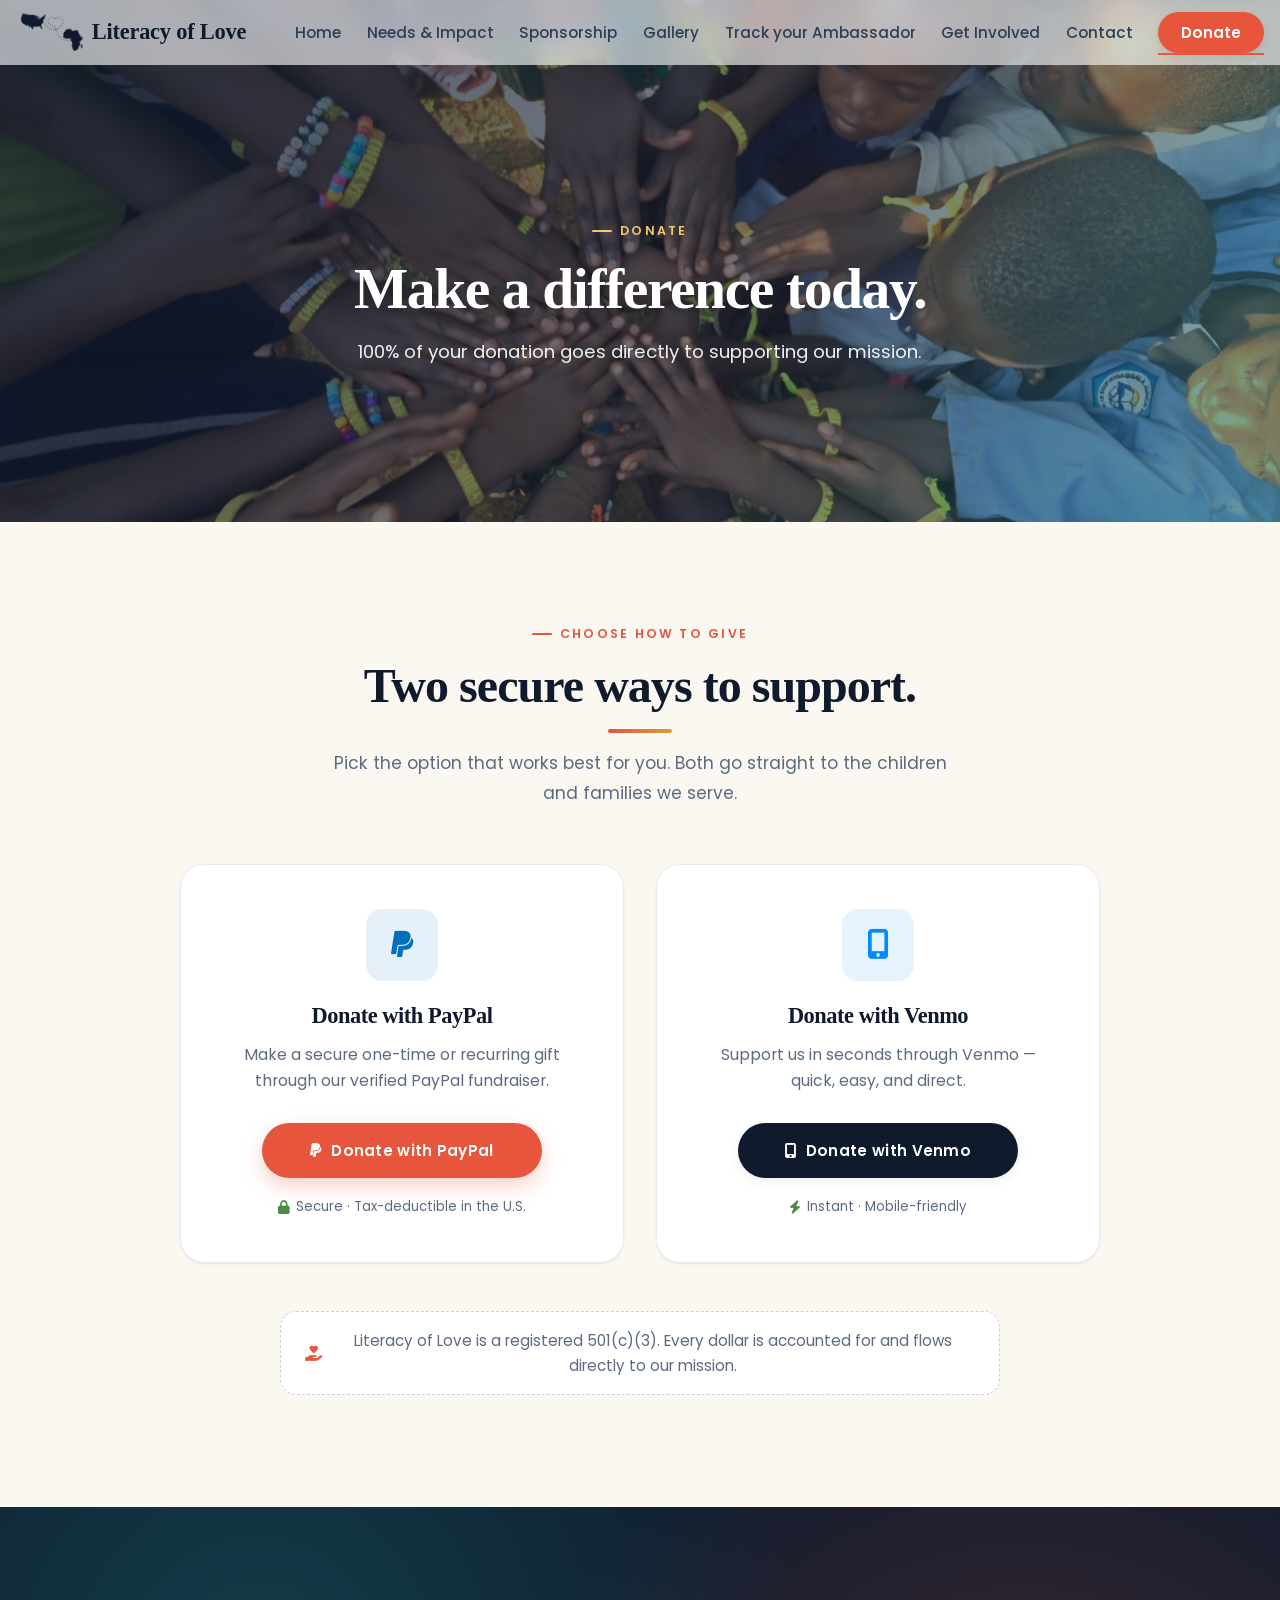
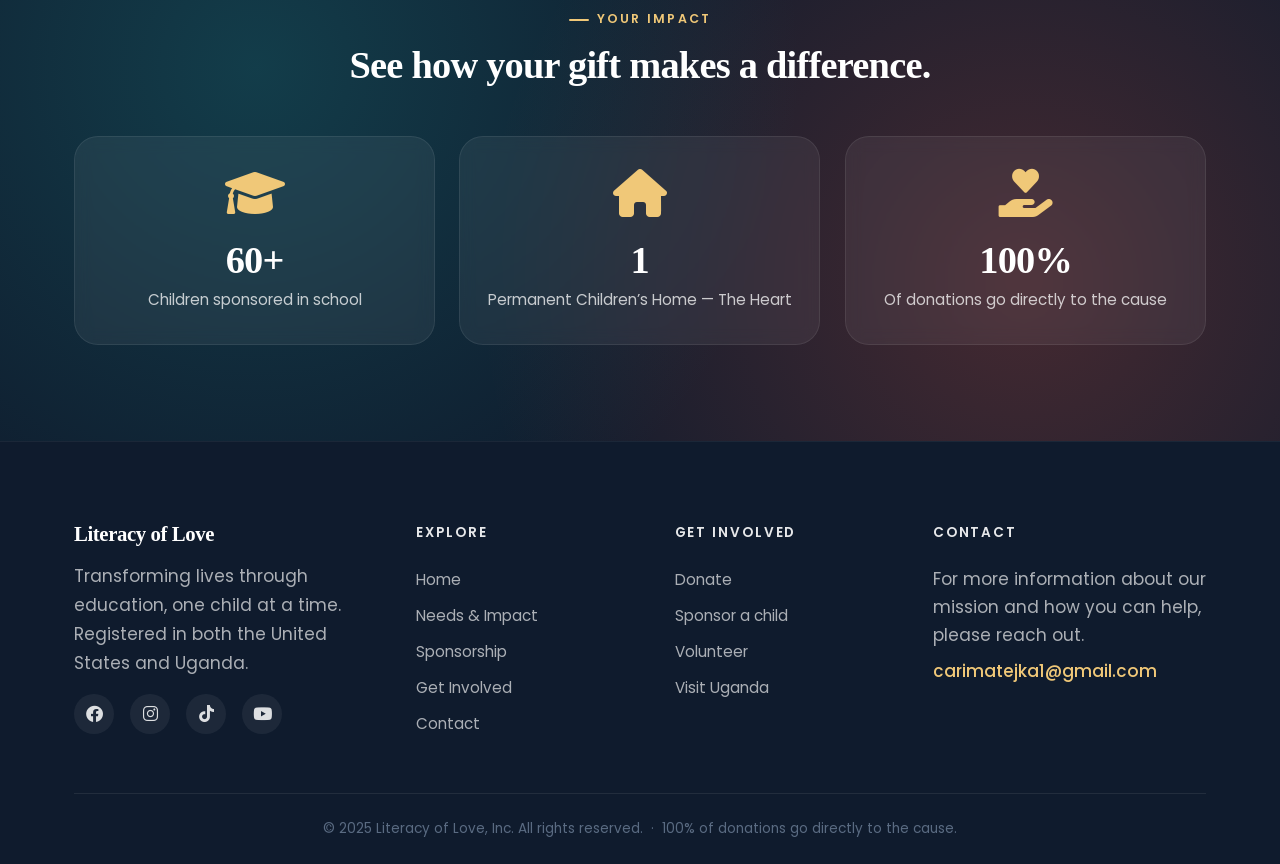
<file: donate.html>
<!DOCTYPE html>
<html lang="en">
<head>
    <meta charset="UTF-8">
    <meta name="viewport" content="width=device-width, initial-scale=1.0">
    <meta name="description" content="Donate to Literacy of Love. 100% of your donation directly supports our mission of transforming lives in Uganda through education, shelter, and community.">
    <meta name="theme-color" content="#0f1b2d">
    <title>Donate — Literacy of Love</title>
    <link rel="stylesheet" href="styles.css">
    <link rel="preconnect" href="https://fonts.googleapis.com">
    <link rel="preconnect" href="https://fonts.gstatic.com" crossorigin>
    <link rel="preload" as="style" href="https://fonts.googleapis.com/css2?family=Poppins:wght@300;400;500;600;700&display=swap" onload="this.onload=null;this.rel='stylesheet'">

    <noscript><link rel="stylesheet" href="https://fonts.googleapis.com/css2?family=Poppins:wght@300;400;500;600;700&display=swap"></noscript>
    <link rel="stylesheet" href="vendor/fontawesome-6.0.0/css/all.min.css">
</head>
<body>
    <a class="skip-link" href="#donate-options">Skip to content</a>

    <!-- Navigation -->
    <nav class="navbar" aria-label="Primary">
        <div class="nav-container">
            <div class="nav-logo">
                <a href="index.html" aria-label="Literacy of Love — Home">
                    <img src="images/logo-mark.png" alt="" class="logo-img">
                    <h2>Literacy of Love</h2>
                </a>
            </div>
            <ul class="nav-menu">
                <li class="nav-item"><a href="index.html#home" class="nav-link" data-page="home">Home</a></li>
                <li class="nav-item"><a href="areas-of-need.html" class="nav-link" data-page="areas-of-need">Needs &amp; Impact</a></li>
                <li class="nav-item"><a href="sponsorship.html" class="nav-link" data-page="sponsorship">Sponsorship</a></li>
                <li class="nav-item"><a href="gallery.html" class="nav-link" data-page="gallery">Gallery</a></li>
                <li class="nav-item"><a href="track-dolls.html" class="nav-link" data-page="track">Track your Ambassador</a></li>
                <li class="nav-item"><a href="shop.html" class="nav-link" data-page="shop">Get Involved</a></li>
                <li class="nav-item"><a href="contact.html" class="nav-link" data-page="contact">Contact</a></li>
                <li class="nav-item"><a href="donate.html" class="nav-link donate-btn" data-page="donate">Donate</a></li>
            </ul>
            <button class="hamburger" aria-label="Open menu" aria-expanded="false" aria-controls="primary-menu">
                <span class="bar"></span>
                <span class="bar"></span>
                <span class="bar"></span>
            </button>
        </div>
    </nav>

    <!-- Page Hero -->
    <section class="page-hero page-hero--donate">
        <div class="hero-overlay">
            <div class="container">
                <span class="eyebrow eyebrow-light">Donate</span>
                <h1 class="page-title">Make a difference today.</h1>
                <p class="page-subtitle">100% of your donation goes directly to supporting our mission.</p>
            </div>
        </div>
    </section>

    <!-- Donation Options -->
    <section id="donate-options" class="donate-section">
        <div class="container">
            <div class="section-head">
                <span class="eyebrow">Choose how to give</span>
                <h2 class="section-title">Two secure ways to support.</h2>
                <p class="section-lead">Pick the option that works best for you. Both go straight to the children and families we serve.</p>
            </div>

            <div class="donate-grid">
                <article class="donate-card">
                    <div class="donate-card__icon donate-card__icon--paypal" aria-hidden="true">
                        <i class="fab fa-paypal"></i>
                    </div>
                    <h3>Donate with PayPal</h3>
                    <p>Make a secure one-time or recurring gift through our verified PayPal fundraiser.</p>
                    <a href="https://paypal.com/us/fundraiser/charity/2421700" class="btn btn-primary" target="_blank" rel="noopener">
                        <i class="fab fa-paypal" aria-hidden="true"></i>
                        Donate with PayPal
                    </a>
                    <span class="donate-card__note"><i class="fas fa-lock" aria-hidden="true"></i> Secure · Tax-deductible in the U.S.</span>
                </article>

                <article class="donate-card">
                    <div class="donate-card__icon donate-card__icon--venmo" aria-hidden="true">
                        <i class="fab fa-vimeo-v" style="display:none"></i>
                        <i class="fas fa-mobile-alt"></i>
                    </div>
                    <h3>Donate with Venmo</h3>
                    <p>Support us in seconds through Venmo — quick, easy, and direct.</p>
                    <a href="https://venmo.com/Cari-Matejka" class="btn btn-secondary-dark" target="_blank" rel="noopener">
                        <i class="fas fa-mobile-alt" aria-hidden="true"></i>
                        Donate with Venmo
                    </a>
                    <span class="donate-card__note"><i class="fas fa-bolt" aria-hidden="true"></i> Instant · Mobile-friendly</span>
                </article>
            </div>

            <p class="donate-trust">
                <i class="fas fa-hand-holding-heart" aria-hidden="true"></i>
                Literacy of Love is a registered 501(c)(3). Every dollar is accounted for and flows directly to our mission.
            </p>
        </div>
    </section>

    <!-- Impact -->
    <section class="impact-statement">
        <div class="container">
            <div class="impact-content">
                <span class="eyebrow eyebrow-light">Your impact</span>
                <h2>See how your gift makes a difference.</h2>
                <div class="impact-stats">
                    <div class="stat">
                        <i class="fas fa-graduation-cap" aria-hidden="true"></i>
                        <h3>60+</h3>
                        <p>Children sponsored in school</p>
                    </div>
                    <div class="stat">
                        <i class="fas fa-home" aria-hidden="true"></i>
                        <h3>1</h3>
                        <p>Permanent Children&rsquo;s Home — The Heart</p>
                    </div>
                    <div class="stat">
                        <i class="fas fa-hand-holding-heart" aria-hidden="true"></i>
                        <h3>100%</h3>
                        <p>Of donations go directly to the cause</p>
                    </div>
                </div>
            </div>
        </div>
    </section>

    <!-- Footer -->
    <footer class="footer">
        <div class="container">
            <div class="footer-content">
                <div class="footer-section footer-brand">
                    <h3>Literacy of Love</h3>
                    <p>Transforming lives through education, one child at a time. Registered in both the United States and Uganda.</p>
                    <div class="social-links" aria-label="Social media">
                        <a href="https://www.facebook.com/cari.matejka" target="_blank" rel="noopener" aria-label="Facebook"><i class="fab fa-facebook"></i></a>
                        <a href="https://www.instagram.com/literacyoflove/" target="_blank" rel="noopener" aria-label="Instagram"><i class="fab fa-instagram"></i></a>
                        <a href="https://www.tiktok.com/@literacyoflove" target="_blank" rel="noopener" aria-label="TikTok"><i class="fab fa-tiktok"></i></a>
                        <a href="https://youtube.com/@carimatejka7178" target="_blank" rel="noopener" aria-label="YouTube"><i class="fab fa-youtube"></i></a>
                    </div>
                </div>
                <div class="footer-section">
                    <h4>Explore</h4>
                    <ul>
                        <li><a href="index.html#home">Home</a></li>
                        <li><a href="areas-of-need.html">Needs &amp; Impact</a></li>
                        <li><a href="sponsorship.html">Sponsorship</a></li>
                        <li><a href="shop.html">Get Involved</a></li>
                        <li><a href="contact.html">Contact</a></li>
                    </ul>
                </div>
                <div class="footer-section">
                    <h4>Get involved</h4>
                    <ul>
                        <li><a href="donate.html">Donate</a></li>
                        <li><a href="sponsorship.html">Sponsor a child</a></li>
                        <li><a href="contact.html">Volunteer</a></li>
                        <li><a href="contact.html">Visit Uganda</a></li>
                    </ul>
                </div>
                <div class="footer-section">
                    <h4>Contact</h4>
                    <p>For more information about our mission and how you can help, please reach out.</p>
                    <a href="mailto:carimatejka1@gmail.com" class="contact-email">carimatejka1@gmail.com</a>
                </div>
            </div>
            <div class="footer-bottom">
                <p>&copy; 2025 Literacy of Love, Inc. All rights reserved. &nbsp;·&nbsp; 100% of donations go directly to the cause.</p>
            </div>
        </div>
    </footer>

    <script src="script.js"></script>
</body>
</html>
</file>
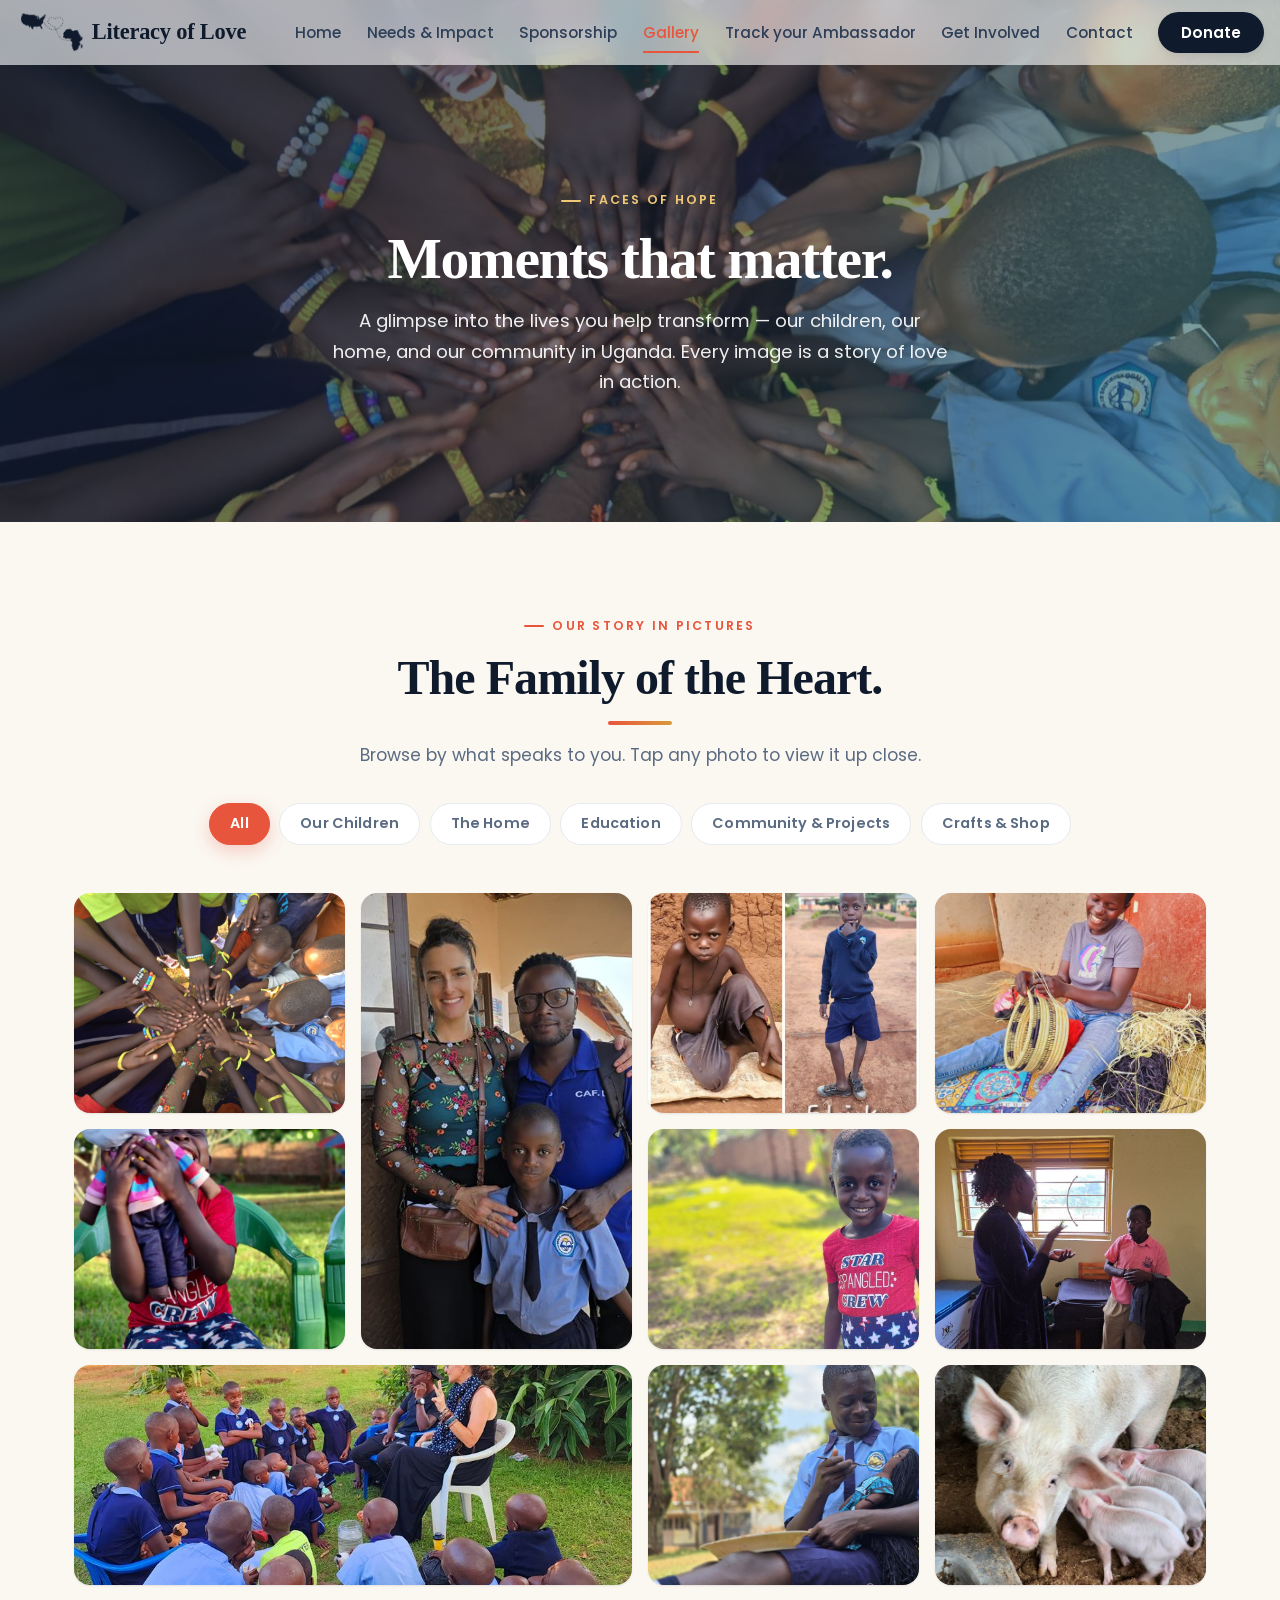
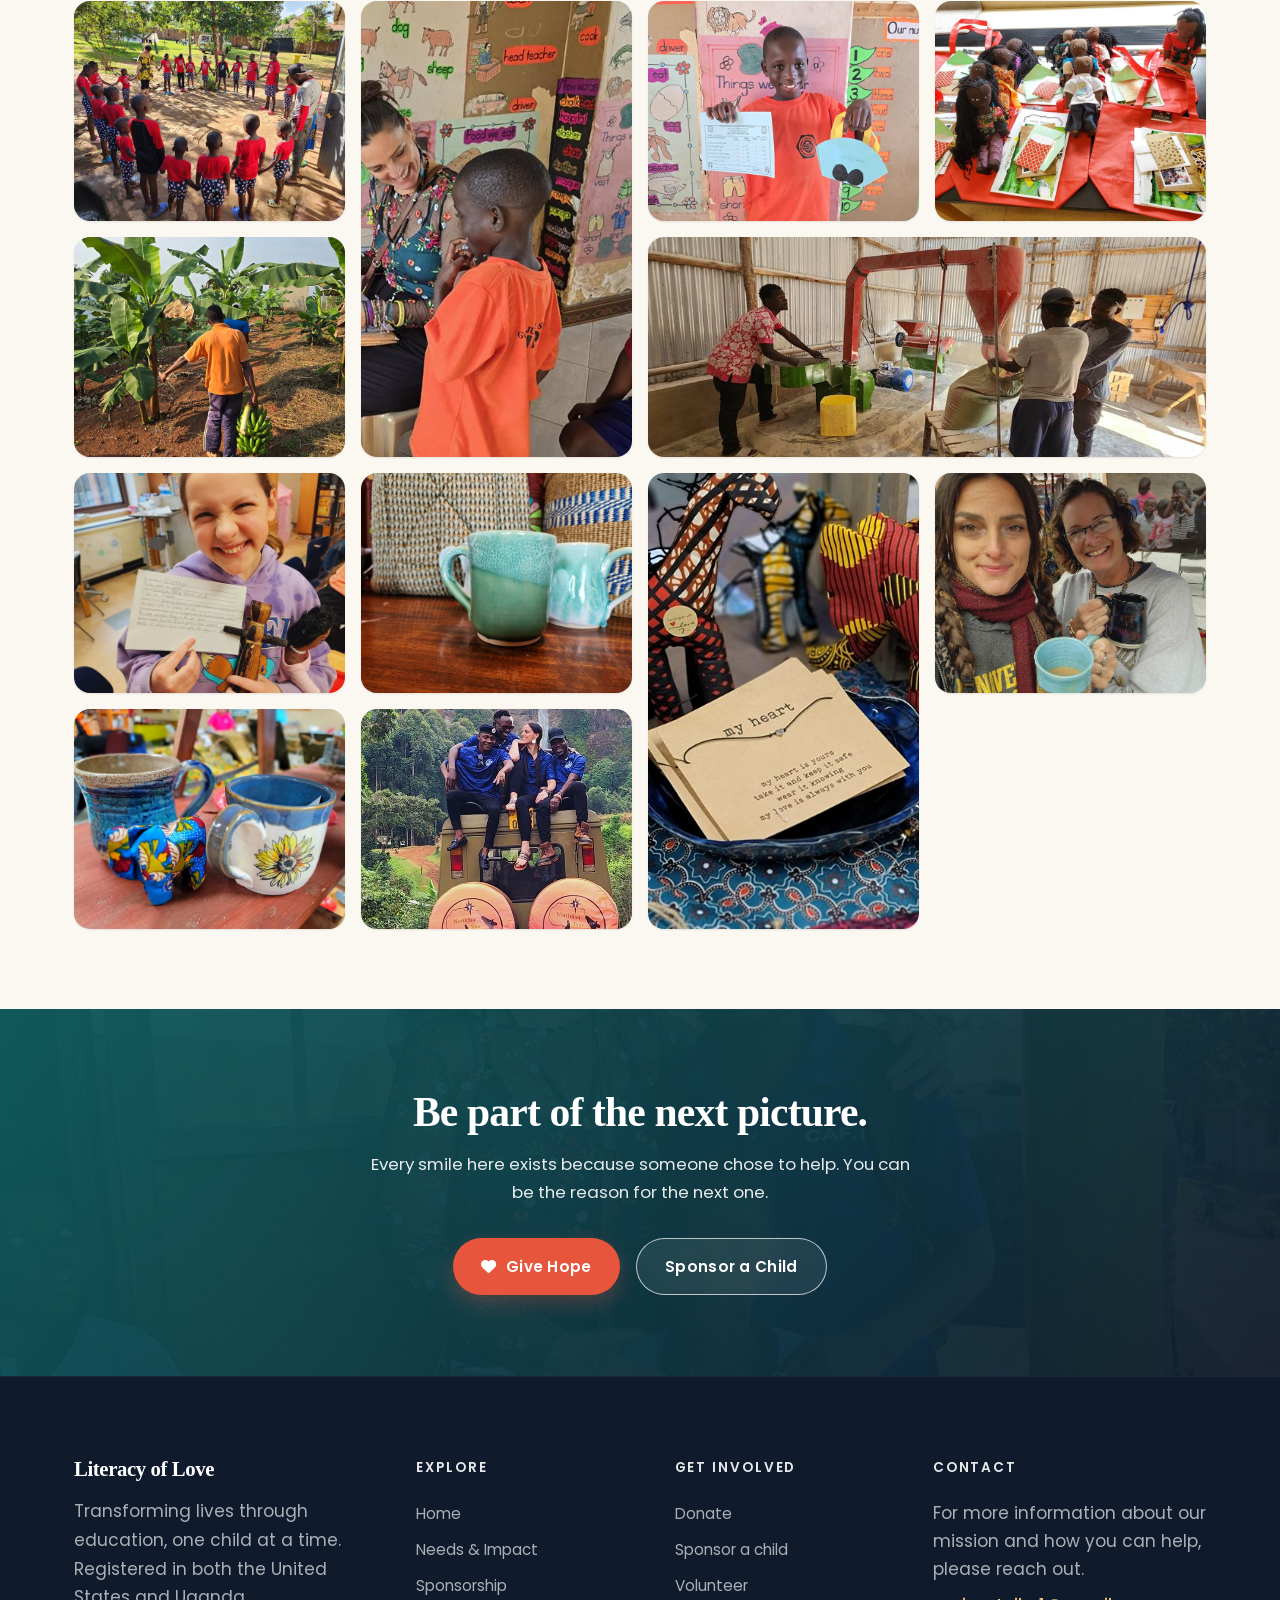
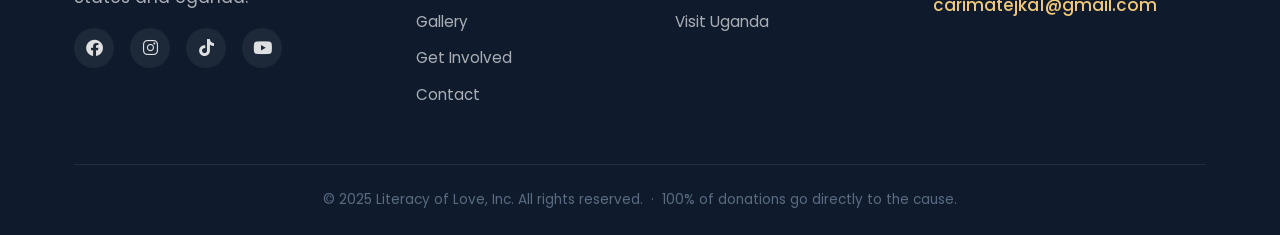
<file: gallery.html>
<!DOCTYPE html>
<html lang="en">
<head>
    <meta charset="UTF-8">
    <meta name="viewport" content="width=device-width, initial-scale=1.0">
    <meta name="description" content="See the faces and moments behind Literacy of Love — our children, home, schools, and community projects in Uganda. Every photo is a life being transformed.">
    <meta name="theme-color" content="#0f1b2d">
    <title>Gallery — Literacy of Love</title>
    <link rel="stylesheet" href="styles.css?v=gallery-edu">
    <link rel="preconnect" href="https://fonts.googleapis.com">
    <link rel="preconnect" href="https://fonts.gstatic.com" crossorigin>
    <link rel="preload" as="style" href="https://fonts.googleapis.com/css2?family=Poppins:wght@300;400;500;600;700&display=swap" onload="this.onload=null;this.rel='stylesheet'">

    <noscript><link rel="stylesheet" href="https://fonts.googleapis.com/css2?family=Poppins:wght@300;400;500;600;700&display=swap"></noscript>
    <link rel="stylesheet" href="vendor/fontawesome-6.0.0/css/all.min.css">
</head>

<body>
    <a class="skip-link" href="#main">Skip to content</a>

    <!-- Navigation -->
    <nav class="navbar" aria-label="Primary">
        <div class="nav-container">
            <div class="nav-logo">
                <a href="index.html" aria-label="Literacy of Love — Home">
                    <img src="images/logo-mark.png" alt="" class="logo-img">
                    <h2>Literacy of Love</h2>
                    
                </a>
            </div>
            <ul class="nav-menu">
                <li class="nav-item"><a href="index.html" class="nav-link" data-page="home">Home</a></li>
                <li class="nav-item"><a href="areas-of-need.html" class="nav-link" data-page="areas-of-need">Needs &amp; Impact</a></li>
                <li class="nav-item"><a href="sponsorship.html" class="nav-link" data-page="sponsorship">Sponsorship</a></li>
                <li class="nav-item"><a href="gallery.html" class="nav-link" data-page="gallery">Gallery</a></li>
                <li class="nav-item"><a href="track-dolls.html" class="nav-link" data-page="track">Track your Ambassador</a></li>
                <li class="nav-item"><a href="shop.html" class="nav-link" data-page="shop">Get Involved</a></li>
                <li class="nav-item"><a href="contact.html" class="nav-link" data-page="contact">Contact</a></li>
                <li class="nav-item"><a href="donate.html" class="nav-link donate-btn" data-page="donate">Donate</a></li>
            </ul>
            <button class="hamburger" aria-label="Open menu" aria-expanded="false" aria-controls="primary-menu">
                <span class="bar"></span>
                <span class="bar"></span>
                <span class="bar"></span>
            </button>
        </div>
    </nav>

    <!-- Hero Section -->
    <section id="main" class="page-hero gallery-hero">
        <div class="hero-overlay">
            <div class="container">
                <span class="eyebrow eyebrow-light">Faces of hope</span>
                <h1 class="page-title">Moments that matter.</h1>
                <p class="page-subtitle">A glimpse into the lives you help transform &mdash; our children, our home, and our community in Uganda. Every image is a story of love in action.</p>
            </div>
        </div>
    </section>

    <!-- Gallery Section -->
    <section class="gallery-section">
        <div class="container">
            <div class="section-head">
                <span class="eyebrow">Our story in pictures</span>
                <h2 class="section-title">The Family of the Heart.</h2>
                <p class="section-lead">Browse by what speaks to you. Tap any photo to view it up close.</p>
            </div>

            <!-- Filters -->
            <div class="gallery-filters" role="tablist" aria-label="Filter gallery">
                <button class="gallery-filter is-active" data-filter="all" role="tab" aria-selected="true">All</button>
                <button class="gallery-filter" data-filter="children" role="tab" aria-selected="false">Our Children</button>
                <button class="gallery-filter" data-filter="home" role="tab" aria-selected="false">The Home</button>
                <button class="gallery-filter" data-filter="education" role="tab" aria-selected="false">Education</button>
                <button class="gallery-filter" data-filter="community" role="tab" aria-selected="false">Community &amp; Projects</button>
                <button class="gallery-filter" data-filter="crafts" role="tab" aria-selected="false">Crafts &amp; Shop</button>
            </div>

            <!-- Grid -->
            <div class="gallery-grid" id="galleryGrid">
                <figure class="gallery-item" data-category="children">
                    <img src="images/children.jpg" srcset="images/thumbs/children.jpg 600w, images/children.jpg 1500w" sizes="(max-width: 900px) 50vw, 25vw" alt="Children of the Family of the Heart together" loading="lazy">
                    <figcaption>Our Family of the Heart</figcaption>
                </figure>
                <figure class="gallery-item gallery-item--tall" data-category="children">
                    <img src="images/family.jpg" srcset="images/thumbs/family.jpg 800w, images/family.jpg 2000w" sizes="(max-width: 900px) 50vw, 25vw" alt="A family gathered together" loading="lazy">
                    <figcaption>One family, many hearts</figcaption>
                </figure>
                <figure class="gallery-item" data-category="children">
                    <img src="images/edrick.jpg" srcset="images/thumbs/edrick.jpg 800w, images/edrick.jpg 1440w" sizes="(max-width: 900px) 50vw, 25vw" alt="Edrick smiling" loading="lazy">
                    <figcaption>Edrick</figcaption>
                </figure>
                <figure class="gallery-item" data-category="children">
                    <img src="images/kudra.jpg" srcset="images/thumbs/kudra.jpg 600w, images/kudra.jpg 1440w" sizes="(max-width: 900px) 50vw, 25vw" alt="Kudra" loading="lazy">
                    <figcaption>Kudra</figcaption>
                </figure>
                <figure class="gallery-item" data-category="children">
                    <img src="images/rita.jpg" srcset="images/thumbs/rita.jpg 600w, images/rita.jpg 750w" sizes="(max-width: 900px) 50vw, 25vw" alt="Rita" loading="lazy">
                    <figcaption>Rita</figcaption>
                </figure>
                <figure class="gallery-item" data-category="children">
                    <img src="images/Titus.jpg" srcset="images/thumbs/Titus.jpg 800w, images/Titus.jpg 1920w" sizes="(max-width: 900px) 50vw, 25vw" alt="Titus" loading="lazy">
                    <figcaption>Titus</figcaption>
                </figure>
                <figure class="gallery-item" data-category="children">
                    <img src="images/adam.jpg" srcset="images/thumbs/adam.jpg 800w, images/adam.jpg 2048w" sizes="(max-width: 900px) 50vw, 25vw" alt="Adam" loading="lazy">
                    <figcaption>Adam</figcaption>
                </figure>

                <figure class="gallery-item gallery-item--wide" data-category="home">
                    <img src="images/home.jpg" srcset="images/thumbs/home.jpg 800w, images/home.jpg 1920w" sizes="(max-width: 900px) 70vw, 50vw" alt="The Heart — our children's home" loading="lazy">
                    <figcaption>The Heart &mdash; our permanent home</figcaption>
                </figure>
                <figure class="gallery-item" data-category="home">
                    <img src="images/home2.jpg" srcset="images/thumbs/home2.jpg 800w, images/home2.jpg 2000w" sizes="(max-width: 900px) 50vw, 25vw" alt="The children's home" loading="lazy">
                    <figcaption>A safe place to belong</figcaption>
                </figure>
                <figure class="gallery-item" data-category="home">
                    <img src="images/20230706_180017.jpg" srcset="images/thumbs/20230706_180017.jpg 600w, images/20230706_180017.jpg 1440w" sizes="(max-width: 900px) 50vw, 25vw" alt="A pig with her piglets" loading="lazy">
                    <figcaption>A pig and her piglets</figcaption>
                </figure>
                <figure class="gallery-item" data-category="home">
                    <img src="images/20230101_162815.jpg" srcset="images/thumbs/20230101_162815.jpg 800w, images/20230101_162815.jpg 1920w" sizes="(max-width: 900px) 50vw, 25vw" alt="Moments at home" loading="lazy">
                    <figcaption>Together at home</figcaption>
                </figure>

                <figure class="gallery-item gallery-item--tall" data-category="education">
                    <img src="images/education.jpg" srcset="images/thumbs/education.jpg 800w, images/education.jpg 2000w" sizes="(max-width: 900px) 50vw, 25vw" alt="Children in school" class="gallery-focus-right" loading="lazy">
                    <figcaption>Education changes everything</figcaption>
                </figure>
                <figure class="gallery-item" data-category="education">
                    <img src="images/books.jpg" srcset="images/thumbs/books.jpg 800w, images/books.jpg 2000w" sizes="(max-width: 900px) 50vw, 25vw" alt="School books" loading="lazy">
                    <figcaption>The gift of learning</figcaption>
                </figure>
                <figure class="gallery-item" data-category="education">
                    <img src="images/educationalmaterial.jpg" srcset="images/thumbs/educationalmaterial.jpg 800w, images/educationalmaterial.jpg 1600w" sizes="(max-width: 900px) 50vw, 25vw" alt="Educational materials" loading="lazy">
                    <figcaption>Tools to grow</figcaption>
                </figure>

                <figure class="gallery-item" data-category="community">
                    <img src="images/farm.jpg" srcset="images/thumbs/farm.jpg 800w, images/farm.jpg 2048w" sizes="(max-width: 900px) 50vw, 25vw" alt="The farm" loading="lazy">
                    <figcaption>Our acre of farmland</figcaption>
                </figure>
                <figure class="gallery-item gallery-item--wide" data-category="community">
                    <img src="images/maiz-mill.jpg" srcset="images/thumbs/maiz-mill.jpg 800w, images/maiz-mill.jpg 1920w" sizes="(max-width: 900px) 70vw, 50vw" alt="The maize mill" loading="lazy">
                    <figcaption>The maize mill &mdash; sustainability in action</figcaption>
                </figure>
                <figure class="gallery-item" data-category="community">
                    <img src="images/20240228_105614.jpg" srcset="images/thumbs/20240228_105614.jpg 600w, images/20240228_105614.jpg 1440w" sizes="(max-width: 900px) 50vw, 25vw" alt="Community gathering" loading="lazy">
                    <figcaption>Community comes together</figcaption>
                </figure>
                <figure class="gallery-item" data-category="community">
                    <img src="images/20230310_113542.jpg" srcset="images/thumbs/20230310_113542.jpg 800w, images/20230310_113542.jpg 1920w" sizes="(max-width: 900px) 50vw, 25vw" alt="Community project" loading="lazy">
                    <figcaption>Building a future together</figcaption>
                </figure>

                <figure class="gallery-item gallery-item--tall" data-category="crafts">
                    <img src="images/ugandancrafts.jpg" srcset="images/thumbs/ugandancrafts.jpg 800w, images/ugandancrafts.jpg 1600w" sizes="(max-width: 900px) 50vw, 25vw" alt="Handmade Ugandan crafts" loading="lazy">
                    <figcaption>Handmade Ugandan crafts</figcaption>
                </figure>
                <figure class="gallery-item" data-category="crafts">
                    <img src="images/Tshed pottery 2.jpg" srcset="images/thumbs/Tshed pottery 2.jpg 600w, images/Tshed pottery 2.jpg 629w" sizes="(max-width: 900px) 50vw, 25vw" alt="Handmade pottery" loading="lazy">
                    <figcaption>Pottery from our artisans</figcaption>
                </figure>
                <figure class="gallery-item" data-category="crafts">
                    <img src="images/gifts.jpg" srcset="images/thumbs/gifts.jpg 800w, images/gifts.jpg 1920w" sizes="(max-width: 900px) 50vw, 25vw" alt="Handcrafted gifts" loading="lazy">
                    <figcaption>Gifts that give back</figcaption>
                </figure>
                <figure class="gallery-item" data-category="crafts">
                    <img src="images/latins.jpg" srcset="images/thumbs/latins.jpg 539w, images/latins.jpg 934w" sizes="(max-width: 900px) 50vw, 25vw" alt="Artisan goods" loading="lazy">
                    <figcaption>NorthStarToursAndTravel</figcaption>
                </figure>
            </div>

            <p class="gallery-empty" id="galleryEmpty" hidden>No photos in this category yet &mdash; check back soon.</p>
        </div>
    </section>

    <!-- CTA Banner -->
    <section class="gallery-cta">
        <div class="container">
            <h2>Be part of the next picture.</h2>
            <p>Every smile here exists because someone chose to help. You can be the reason for the next one.</p>
            <div class="gallery-cta-buttons">
                <a href="donate.html" class="btn btn-primary"><i class="fas fa-heart" aria-hidden="true"></i> Give Hope</a>
                <a href="sponsorship.html" class="btn btn-secondary">Sponsor a Child</a>
            </div>
        </div>
    </section>

    <!-- Lightbox -->
    <div class="lightbox" id="lightbox" role="dialog" aria-modal="true" aria-label="Image viewer" hidden>
        <button class="lightbox-close" id="lightboxClose" aria-label="Close image viewer"><i class="fas fa-times" aria-hidden="true"></i></button>
        <button class="lightbox-nav lightbox-prev" id="lightboxPrev" aria-label="Previous image"><i class="fas fa-chevron-left" aria-hidden="true"></i></button>
        <figure class="lightbox-figure">
            <img alt="" id="lightboxImg">
            <figcaption id="lightboxCaption"></figcaption>
        </figure>
        <button class="lightbox-nav lightbox-next" id="lightboxNext" aria-label="Next image"><i class="fas fa-chevron-right" aria-hidden="true"></i></button>
    </div>

    <!-- Footer -->
    <footer class="footer">
        <div class="container">
            <div class="footer-content">
                <div class="footer-section footer-brand">
                    <h3>Literacy of Love</h3>
                    <p>Transforming lives through education, one child at a time. Registered in both the United States and Uganda.</p>
                    <div class="social-links" aria-label="Social media">
                        <a href="https://www.facebook.com/cari.matejka" target="_blank" rel="noopener" aria-label="Facebook"><i class="fab fa-facebook"></i></a>
                        <a href="https://www.instagram.com/literacyoflove/" target="_blank" rel="noopener" aria-label="Instagram"><i class="fab fa-instagram"></i></a>
                        <a href="https://www.tiktok.com/@literacyoflove" target="_blank" rel="noopener" aria-label="TikTok"><i class="fab fa-tiktok"></i></a>
                        <a href="https://youtube.com/@carimatejka7178" target="_blank" rel="noopener" aria-label="YouTube"><i class="fab fa-youtube"></i></a>
                    </div>
                </div>
                <div class="footer-section">
                    <h4>Explore</h4>
                    <ul>
                        <li><a href="index.html">Home</a></li>
                        <li><a href="areas-of-need.html">Needs &amp; Impact</a></li>
                        <li><a href="sponsorship.html">Sponsorship</a></li>
                        <li><a href="gallery.html">Gallery</a></li>
                        <li><a href="shop.html">Get Involved</a></li>
                        <li><a href="contact.html">Contact</a></li>
                    </ul>
                </div>
                <div class="footer-section">
                    <h4>Get involved</h4>
                    <ul>
                        <li><a href="donate.html">Donate</a></li>
                        <li><a href="sponsorship.html">Sponsor a child</a></li>
                        <li><a href="contact.html">Volunteer</a></li>
                        <li><a href="contact.html">Visit Uganda</a></li>
                    </ul>
                </div>
                <div class="footer-section">
                    <h4>Contact</h4>
                    <p>For more information about our mission and how you can help, please reach out.</p>
                    <a href="mailto:carimatejka1@gmail.com" class="contact-email">carimatejka1@gmail.com</a>
                </div>
            </div>
            <div class="footer-bottom">
                <p>&copy; 2025 Literacy of Love, Inc. All rights reserved. &nbsp;·&nbsp; 100% of donations go directly to the cause.</p>
            </div>
        </div>
    </footer>

    <script src="script.js"></script>
    <script>
        (function () {
            const grid = document.getElementById('galleryGrid');
            if (!grid) return;
            const items = Array.from(grid.querySelectorAll('.gallery-item'));
            const filters = Array.from(document.querySelectorAll('.gallery-filter'));
            const emptyMsg = document.getElementById('galleryEmpty');

            /* ---------- Filtering ---------- */
            function applyFilter(filter) {
                let visibleCount = 0;
                items.forEach(item => {
                    const match = filter === 'all' || item.dataset.category === filter;
                    item.hidden = !match;
                    if (match) visibleCount++;
                });
                if (emptyMsg) emptyMsg.hidden = visibleCount !== 0;
            }

            filters.forEach(btn => {
                btn.addEventListener('click', () => {
                    filters.forEach(b => {
                        b.classList.remove('is-active');
                        b.setAttribute('aria-selected', 'false');
                    });
                    btn.classList.add('is-active');
                    btn.setAttribute('aria-selected', 'true');
                    applyFilter(btn.dataset.filter);
                });
            });

            /* ---------- Lightbox ---------- */
            const lightbox = document.getElementById('lightbox');
            const lightboxImg = document.getElementById('lightboxImg');
            const lightboxCaption = document.getElementById('lightboxCaption');
            const closeBtn = document.getElementById('lightboxClose');
            const prevBtn = document.getElementById('lightboxPrev');
            const nextBtn = document.getElementById('lightboxNext');
            let currentIndex = 0;
            let lastFocused = null;

            function visibleItems() {
                return items.filter(i => !i.hidden);
            }

            function showImage(index) {
                const list = visibleItems();
                if (!list.length) return;
                currentIndex = (index + list.length) % list.length;
                const item = list[currentIndex];
                const img = item.querySelector('img');
                const cap = item.querySelector('figcaption');
                lightboxImg.src = img.src;
                lightboxImg.alt = img.alt;
                lightboxCaption.textContent = cap ? cap.textContent : '';
            }

            function openLightbox(item) {
                const list = visibleItems();
                const index = list.indexOf(item);
                if (index === -1) return;
                lastFocused = document.activeElement;
                showImage(index);
                lightbox.hidden = false;
                document.body.style.overflow = 'hidden';
                closeBtn.focus();
            }

            function closeLightbox() {
                lightbox.hidden = true;
                document.body.style.overflow = '';
                lightboxImg.removeAttribute('src');
                if (lastFocused) lastFocused.focus();
            }

            items.forEach(item => {
                item.setAttribute('tabindex', '0');
                item.setAttribute('role', 'button');
                item.addEventListener('click', () => openLightbox(item));
                item.addEventListener('keydown', e => {
                    if (e.key === 'Enter' || e.key === ' ') {
                        e.preventDefault();
                        openLightbox(item);
                    }
                });
            });

            closeBtn.addEventListener('click', closeLightbox);
            prevBtn.addEventListener('click', () => showImage(currentIndex - 1));
            nextBtn.addEventListener('click', () => showImage(currentIndex + 1));
            lightbox.addEventListener('click', e => {
                if (e.target === lightbox) closeLightbox();
            });
            document.addEventListener('keydown', e => {
                if (lightbox.hidden) return;
                if (e.key === 'Escape') closeLightbox();
                else if (e.key === 'ArrowLeft') showImage(currentIndex - 1);
                else if (e.key === 'ArrowRight') showImage(currentIndex + 1);
            });
        })();
    </script>
</body>
</html>
</file>
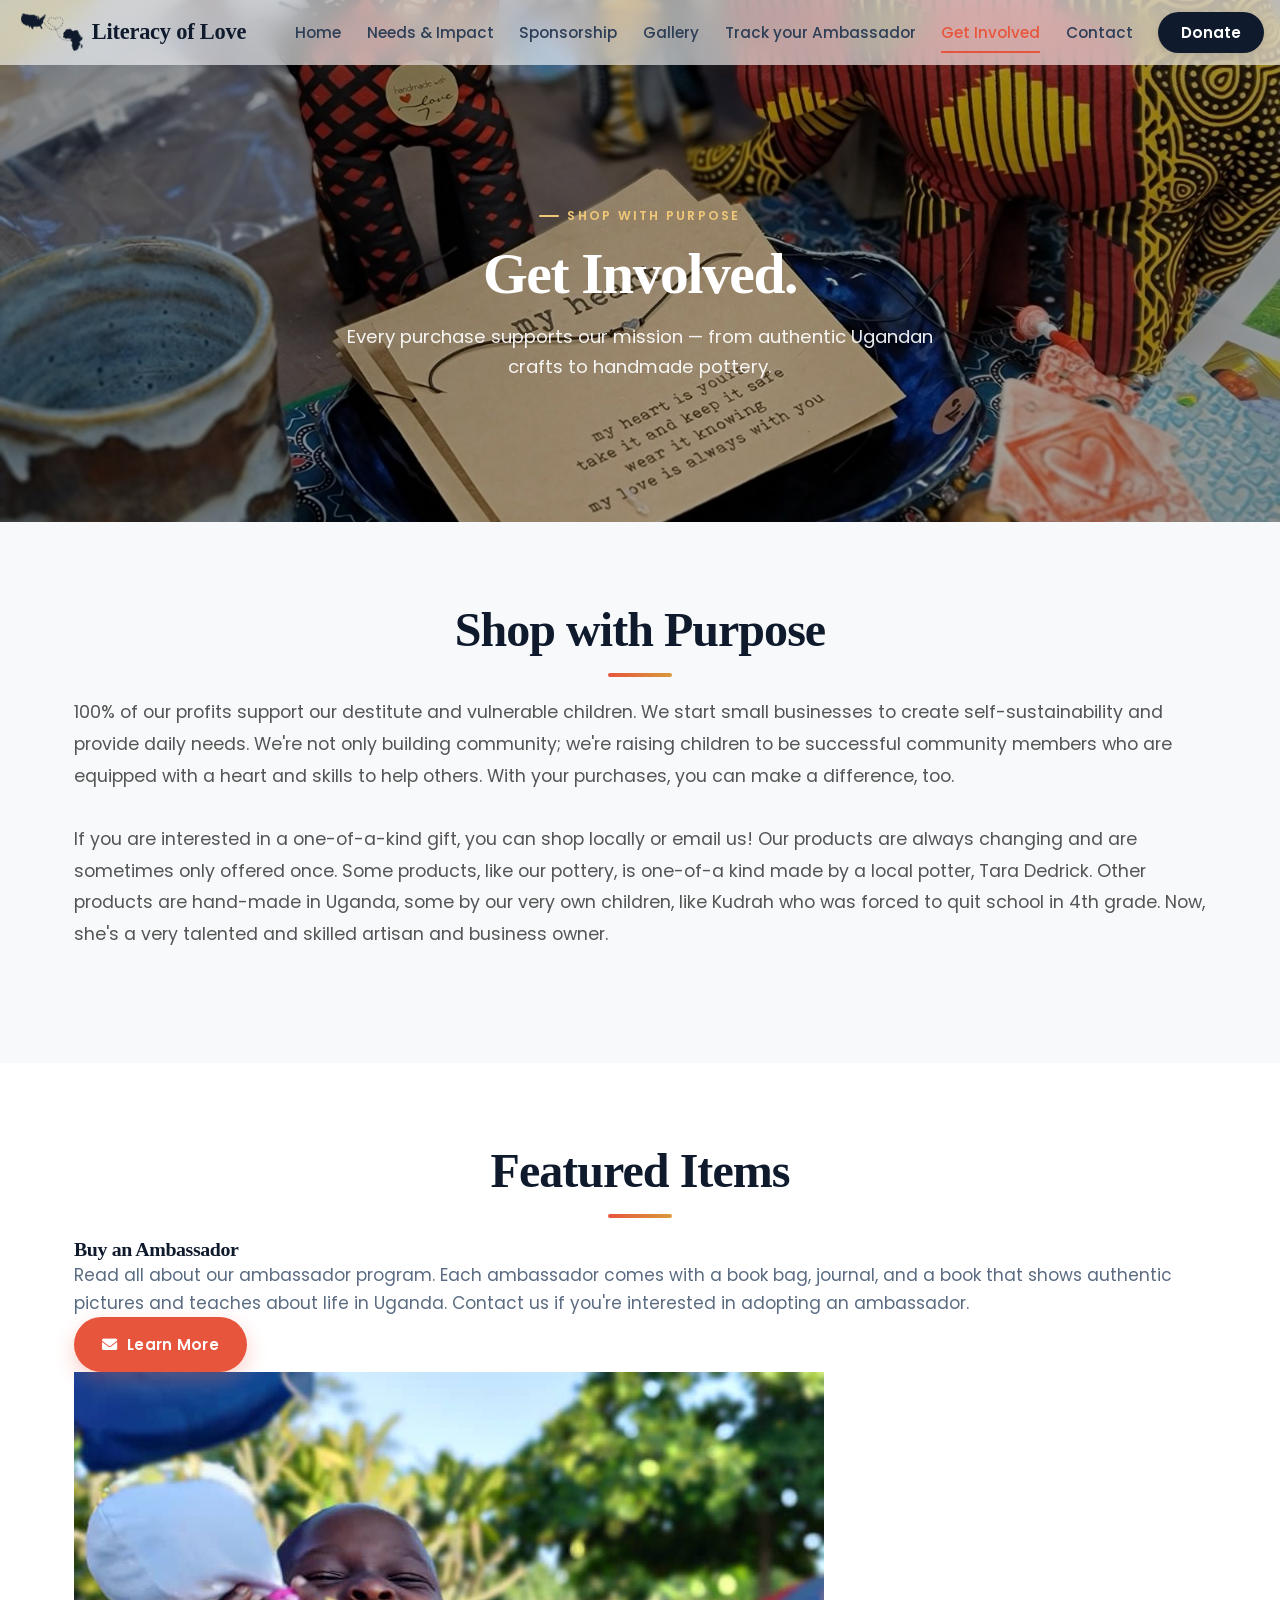
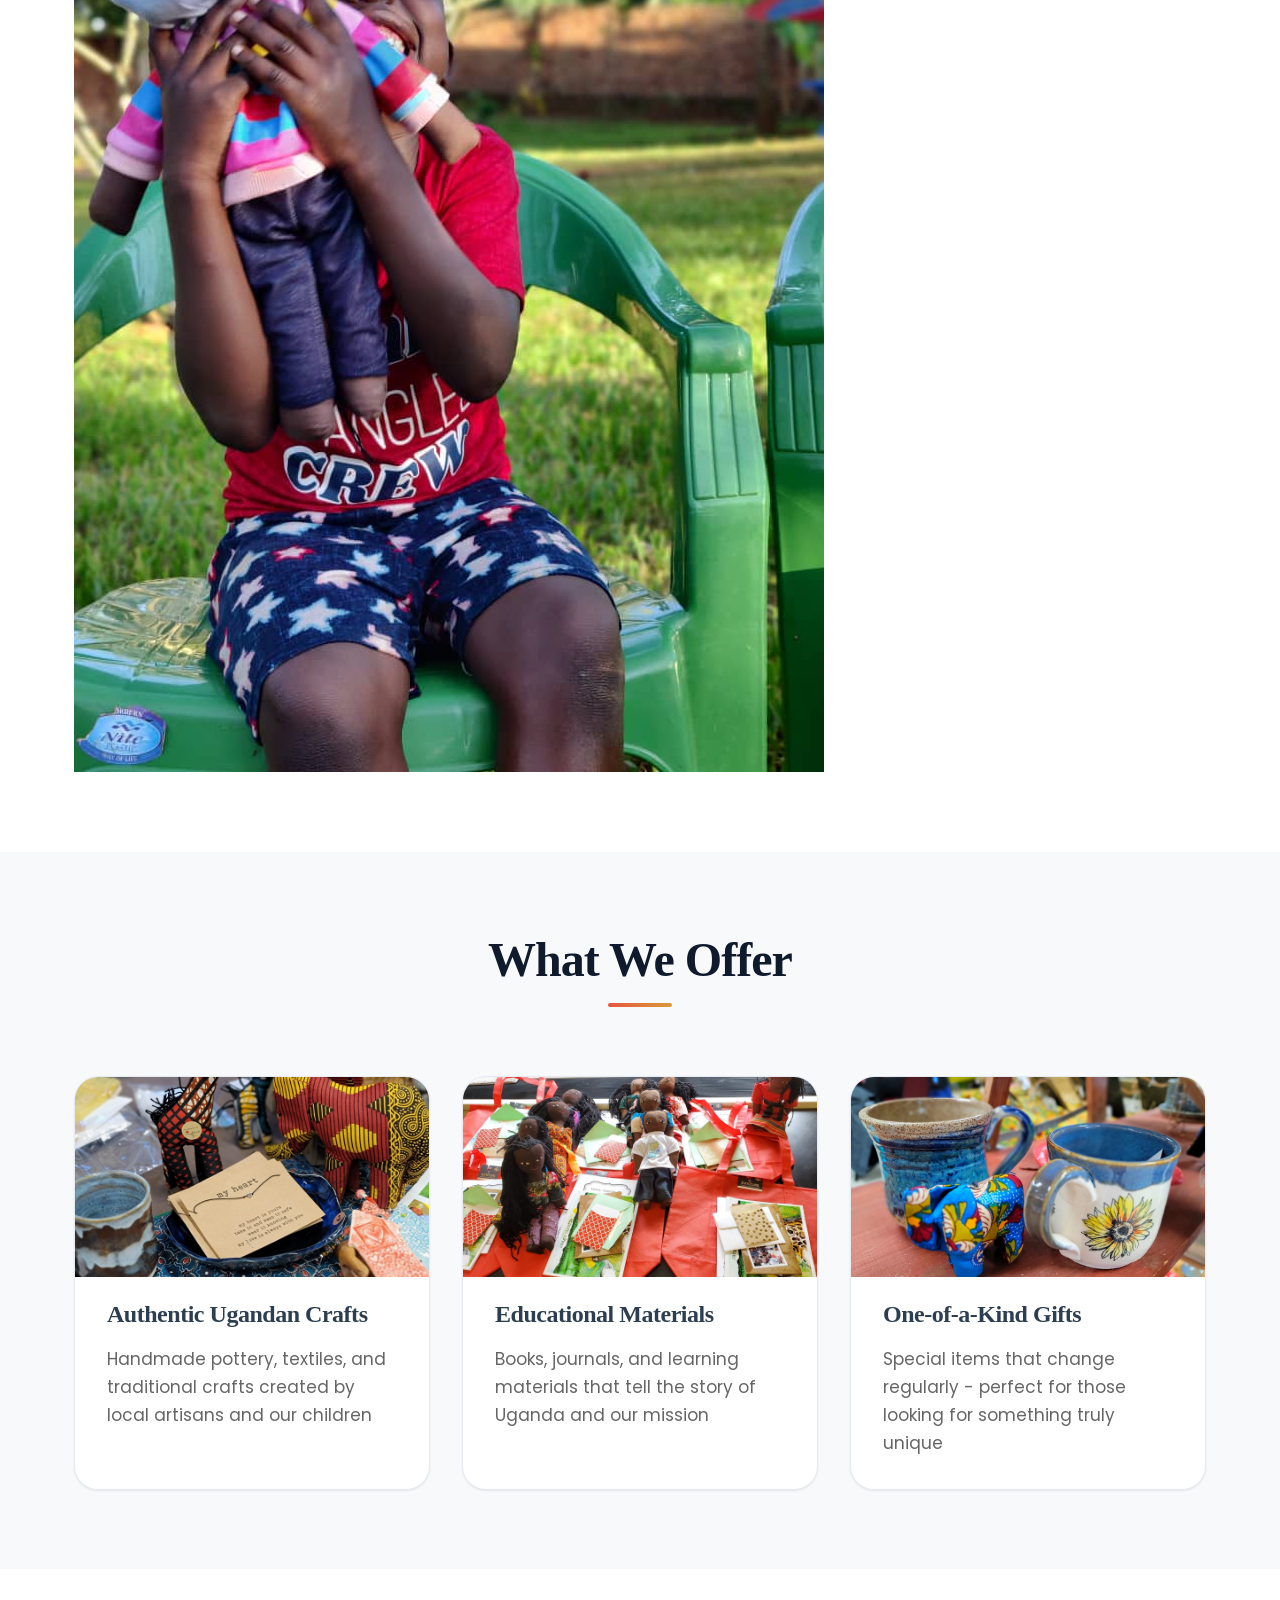
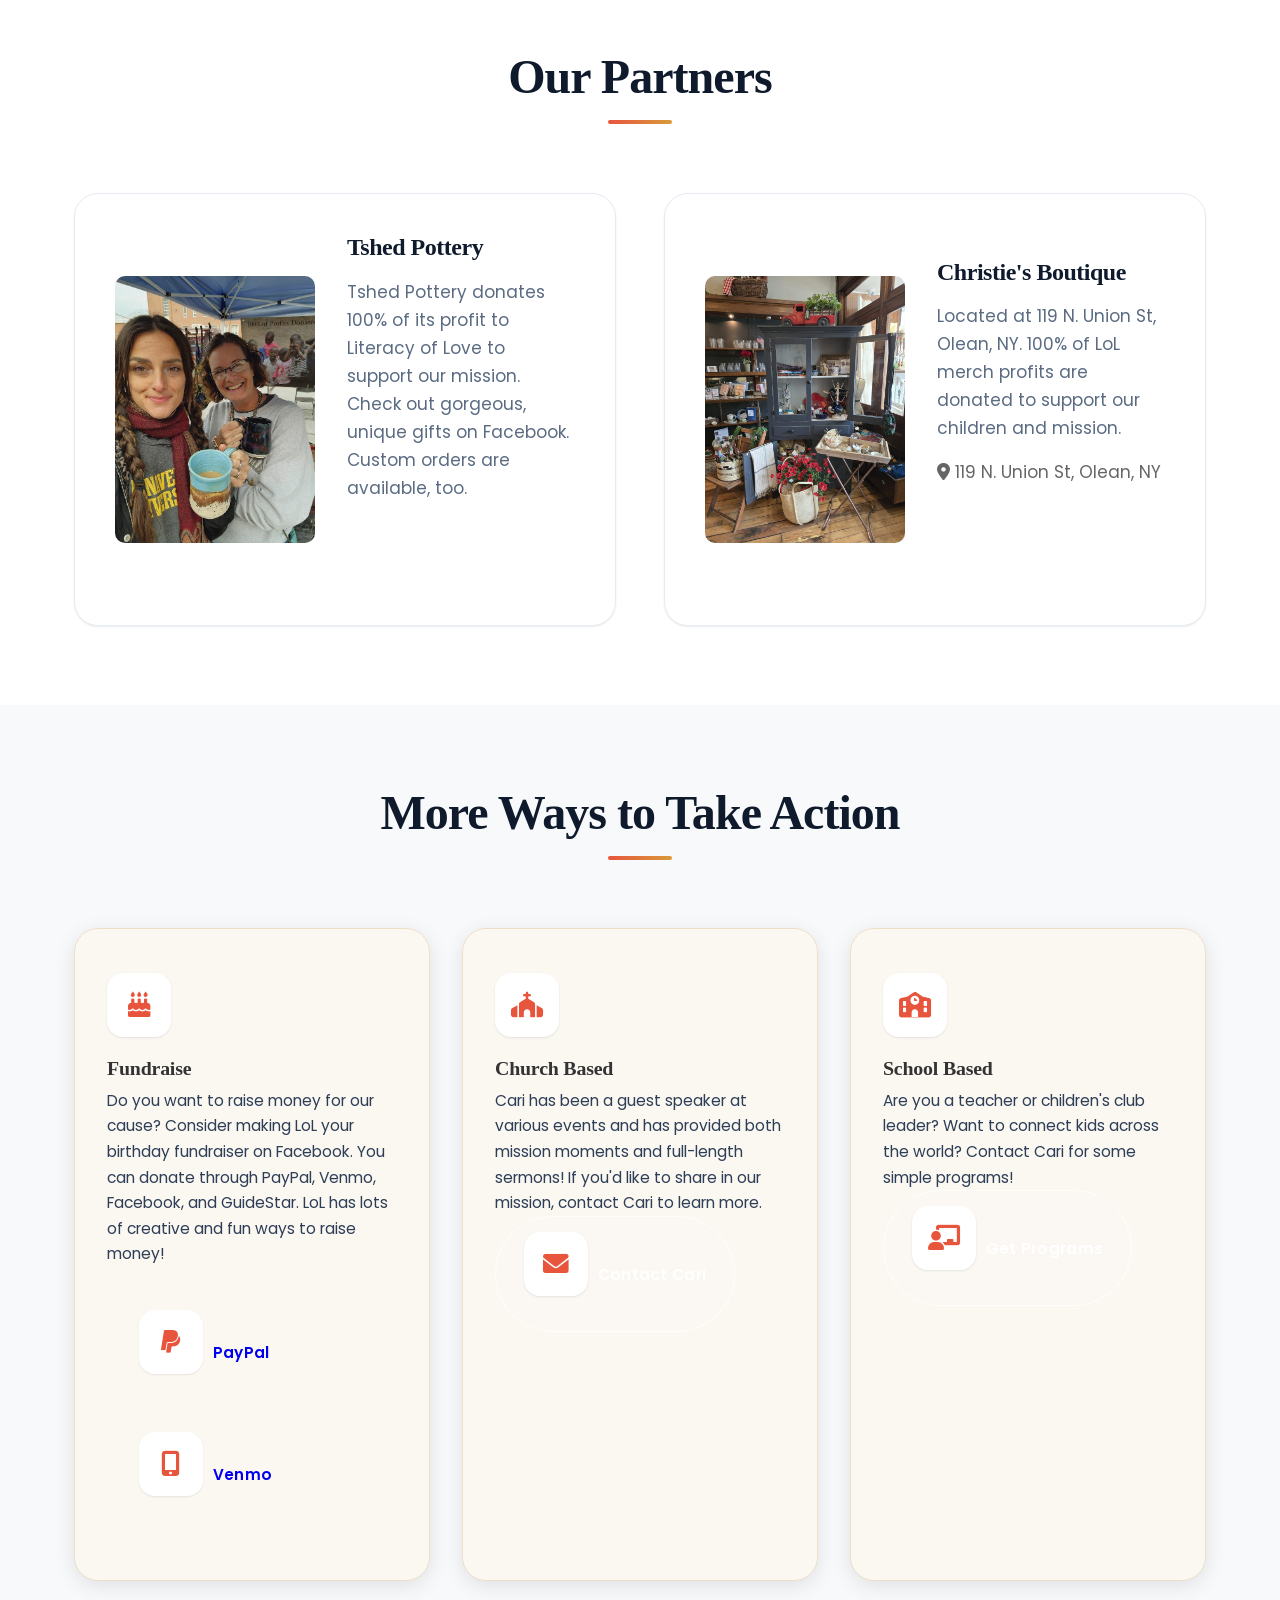
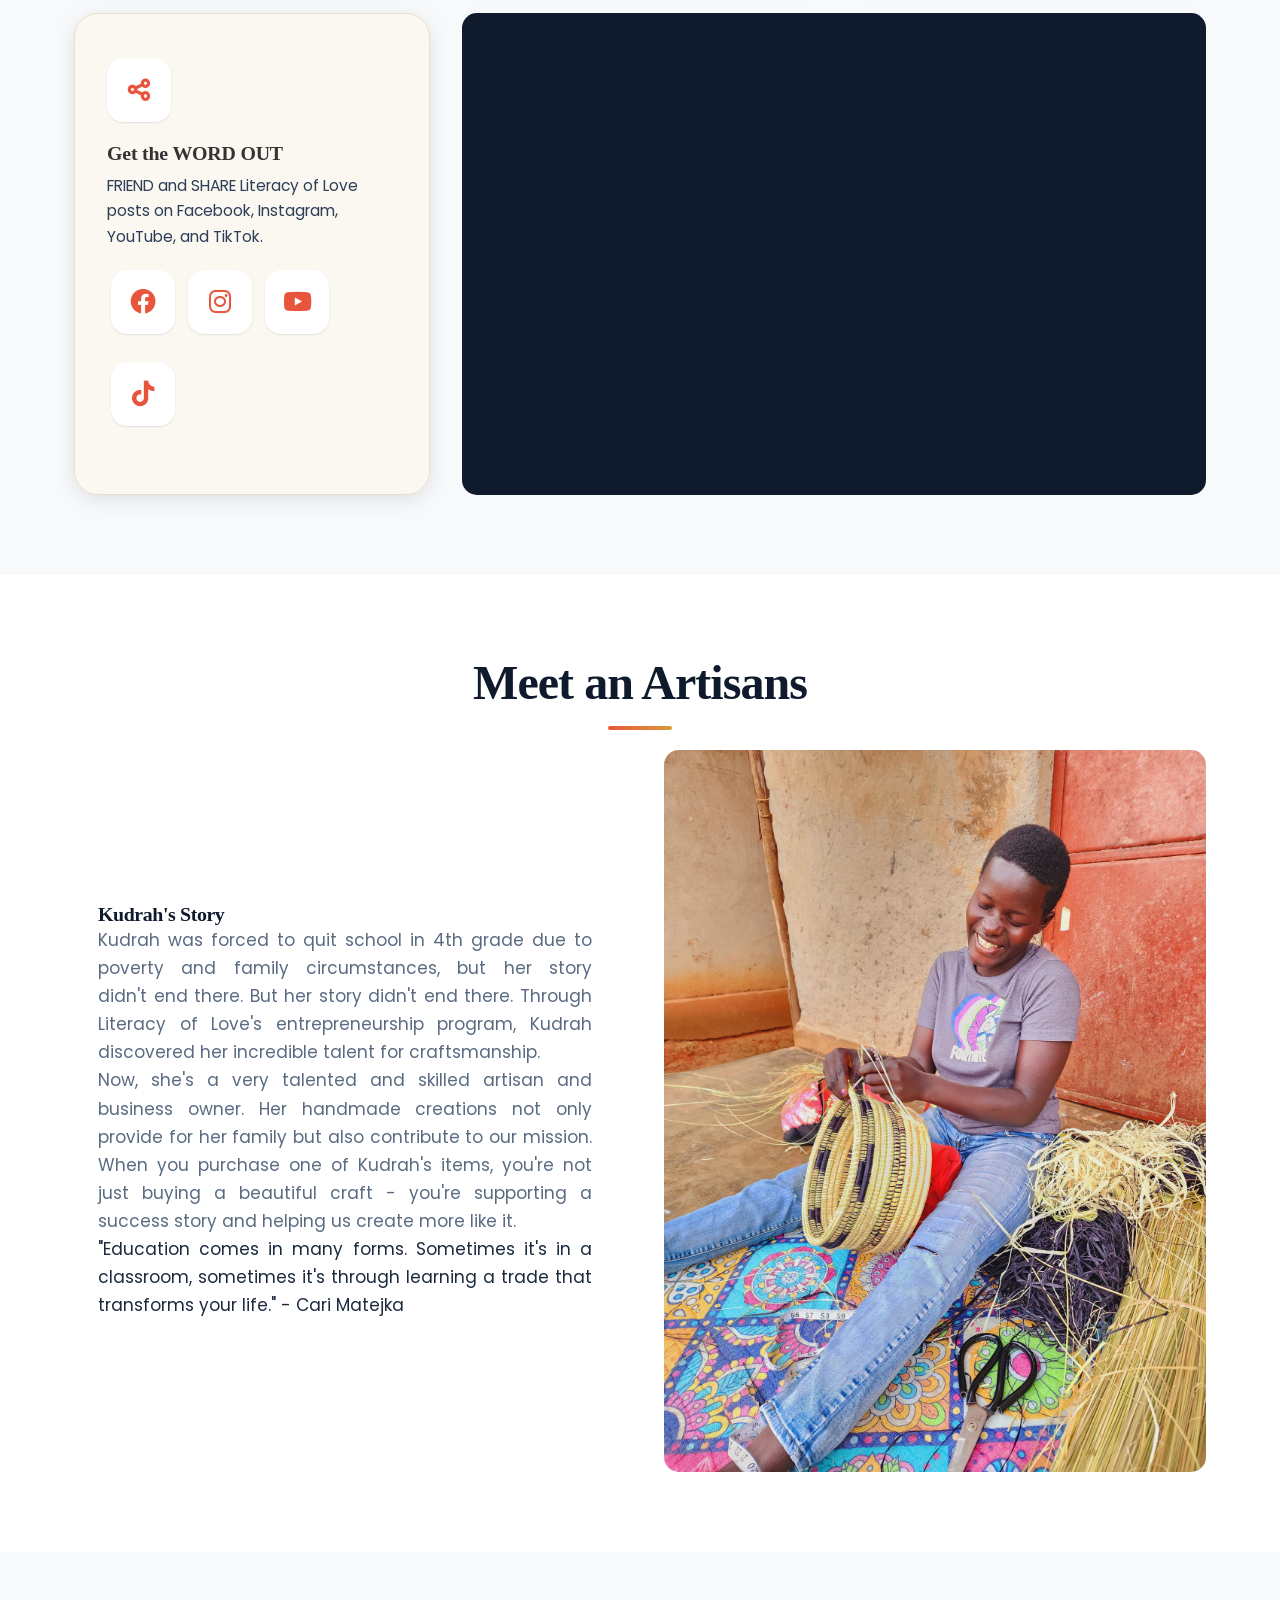
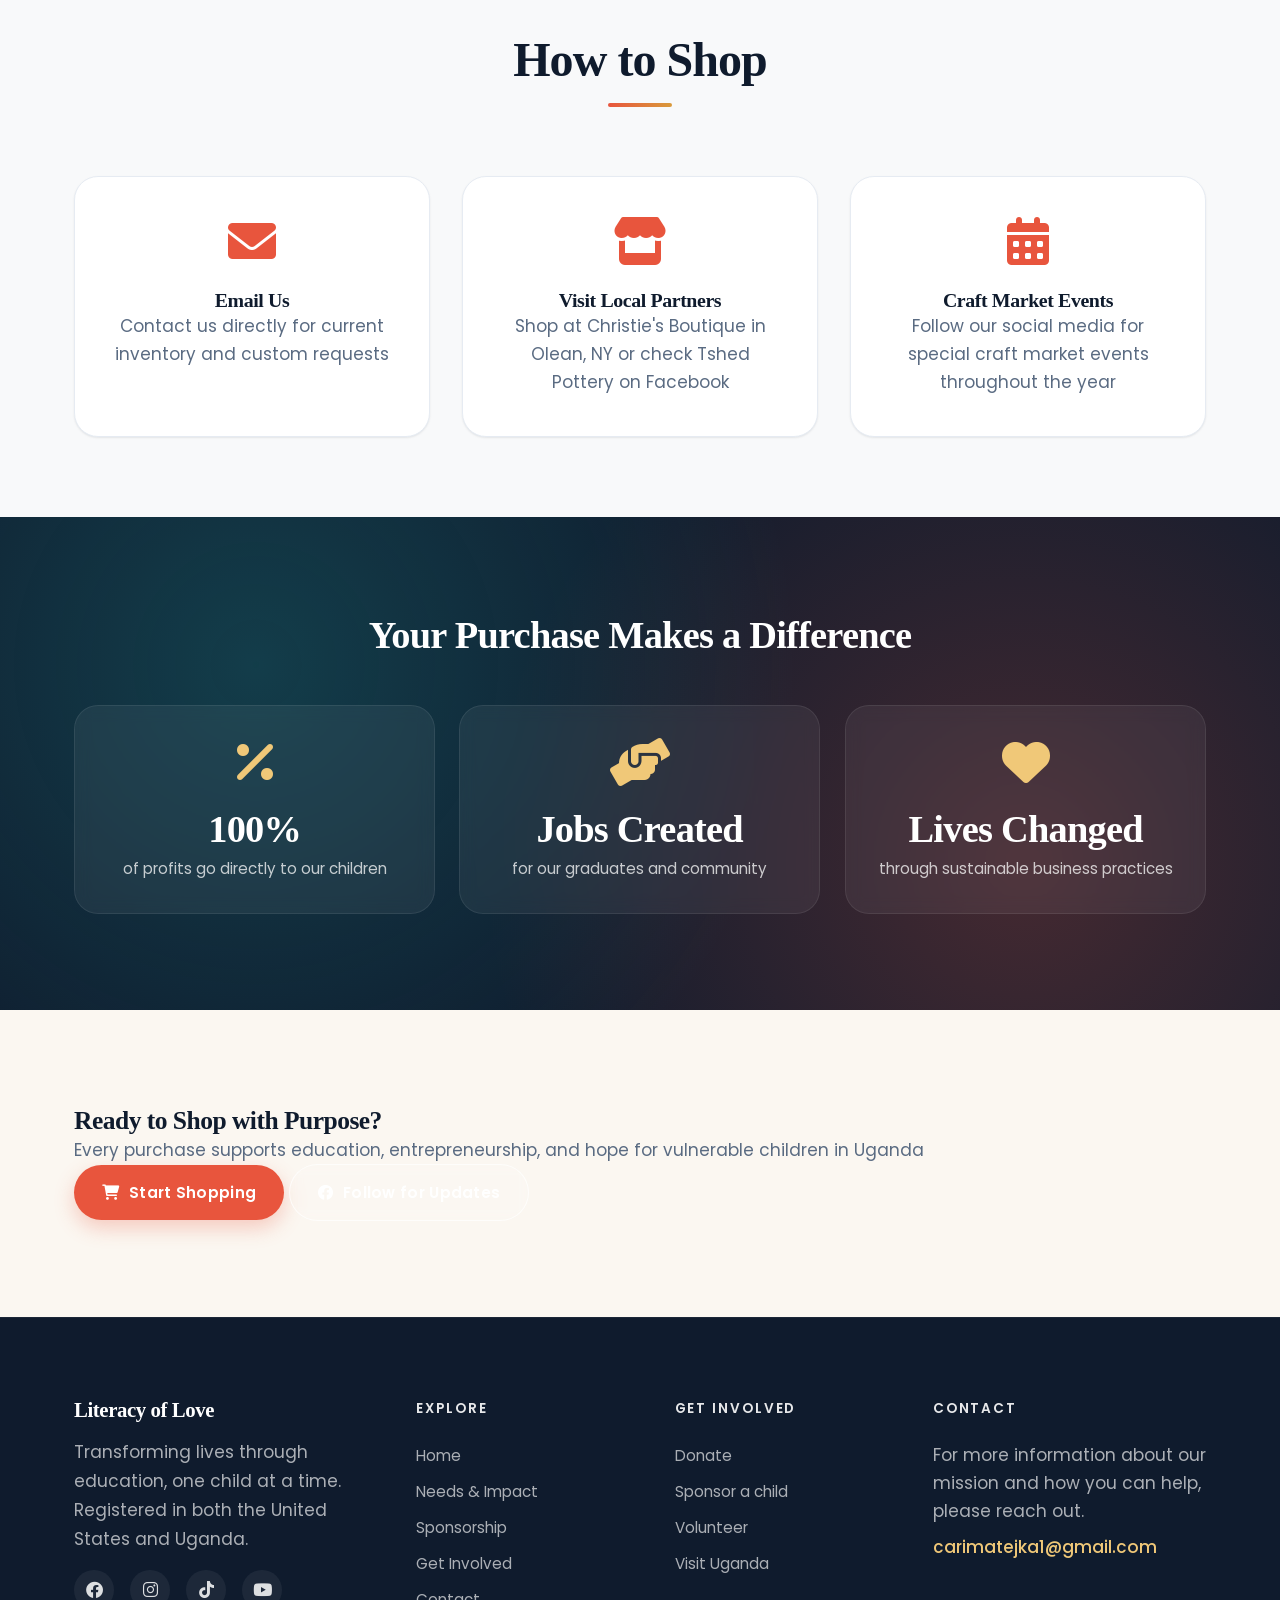
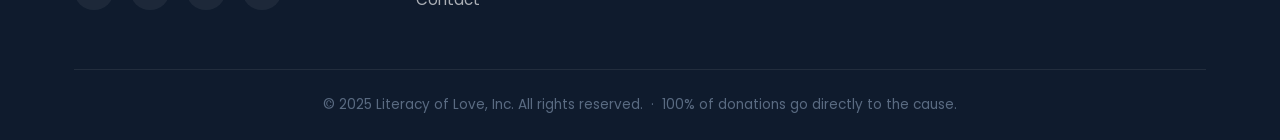
<file: shop.html>
<!DOCTYPE html>
<html lang="en">
<head>
    <meta charset="UTF-8">
    <meta name="viewport" content="width=device-width, initial-scale=1.0">
    <title>Get Involved - Literacy of Love</title>
    <link rel="stylesheet" href="styles.css">
    <link rel="preconnect" href="https://fonts.googleapis.com">
    <link rel="preconnect" href="https://fonts.gstatic.com" crossorigin>
    <link rel="preload" as="style" href="https://fonts.googleapis.com/css2?family=Poppins:wght@300;400;500;600;700&display=swap" onload="this.onload=null;this.rel='stylesheet'">
    <noscript><link rel="stylesheet" href="https://fonts.googleapis.com/css2?family=Poppins:wght@300;400;500;600;700&display=swap"></noscript>
    <link rel="stylesheet" href="vendor/fontawesome-6.0.0/css/all.min.css">
</head>
<body>
    <a class="skip-link" href="#main">Skip to content</a>
    <!-- Navigation -->
    <nav class="navbar" aria-label="Primary">
        <div class="nav-container">
            <div class="nav-logo">
                <a href="index.html" aria-label="Literacy of Love — Home">
                    <img src="images/logo-mark.png" alt="" class="logo-img">
                    <h2>Literacy of Love</h2>
                </a>
            </div>
            <ul class="nav-menu">
                <li class="nav-item"><a href="index.html" class="nav-link" data-page="home">Home</a></li>
                <li class="nav-item"><a href="areas-of-need.html" class="nav-link" data-page="areas-of-need">Needs &amp; Impact</a></li>
                <li class="nav-item"><a href="sponsorship.html" class="nav-link" data-page="sponsorship">Sponsorship</a></li>
                <li class="nav-item"><a href="gallery.html" class="nav-link" data-page="gallery">Gallery</a></li>
                <li class="nav-item"><a href="track-dolls.html" class="nav-link" data-page="track">Track your Ambassador</a></li>
                <li class="nav-item"><a href="shop.html" class="nav-link" data-page="shop">Get Involved</a></li>
                <li class="nav-item"><a href="contact.html" class="nav-link" data-page="contact">Contact</a></li>
                <li class="nav-item"><a href="donate.html" class="nav-link donate-btn" data-page="donate">Donate</a></li>
            </ul>
            <button class="hamburger" aria-label="Open menu" aria-expanded="false" aria-controls="primary-menu">
                <span class="bar"></span>
                <span class="bar"></span>
                <span class="bar"></span>
            </button>
        </div>
    </nav>

    <!-- Hero Section -->
    <section id="main" class="page-hero page-hero--shop">
        <div class="hero-overlay">
            <div class="container">
                <span class="eyebrow eyebrow-light">Shop with purpose</span>
                <h1 class="page-title">Get Involved.</h1>
                <p class="page-subtitle">Every purchase supports our mission &mdash; from authentic Ugandan crafts to handmade pottery.</p>
            </div>
        </div>
    </section>

    <!-- Shop Intro -->
    <section class="shop-intro">
        <div class="container">
            <h2 class="section-title">Shop with Purpose</h2>
            <p class="shop-description">100% of our profits support our destitute and vulnerable children. We start small businesses to create self-sustainability and provide daily needs. We're not only building community; we're raising children to be successful community members who are equipped with a heart and skills to help others. With your purchases, you can make a difference, too.</p>
            
            <p class="shop-note">If you are interested in a one-of-a-kind gift, you can shop locally or email us! Our products are always changing and are sometimes only offered once. Some products, like our pottery, is one-of-a kind made by a local potter, Tara Dedrick. Other products are hand-made in Uganda, some by our very own children, like Kudrah who was forced to quit school in 4th grade. Now, she's a very talented and skilled artisan and business owner.</p>
        </div>
    </section>

    <!-- Featured Products -->
    <section class="featured-products">
        <div class="container">
            <h2 class="section-title">Featured Items</h2>
            
            <div class="product-highlight">
                <div class="product-content">
                    <h3>Buy an Ambassador</h3>
                    <p>Read all about our ambassador program. Each ambassador comes with a book bag, journal, and a book that shows authentic pictures and teaches about life in Uganda. Contact us if you're interested in adopting an ambassador.</p>
                    <a href="contact.html" class="btn btn-primary">
                        <i class="fas fa-envelope"></i>
                        Learn More
                    </a>
                </div>
                <div class="product-image">
                    <img loading="lazy" decoding="async" src="images/rita.jpg" style="max-width: 100%; height: auto; display: block;" alt="Ambassador Program">
                </div>
            </div>
        </div>
    </section>

    <!-- Product Categories -->
    <section class="product-categories">
        <div class="container">
            <h2 class="section-title">What We Offer</h2>
            
            <div class="categories-grid">
                <div class="category-card">
                    <img loading="lazy" decoding="async" src="images/ugandancrafts.jpg" alt="Ugandan Pottery">
                    <h3>Authentic Ugandan Crafts</h3>
                    <p>Handmade pottery, textiles, and traditional crafts created by local artisans and our children</p>
                </div>
                
                <div class="category-card">
                    <img loading="lazy" decoding="async" src="images/educationalmaterial.jpg" alt="Educational Materials">
                    <h3>Educational Materials</h3>
                    <p>Books, journals, and learning materials that tell the story of Uganda and our mission</p>
                </div>
                
                <div class="category-card">
                    <img loading="lazy" decoding="async" src="images/gifts.jpg" alt="Unique Gifts">
                    <h3>One-of-a-Kind Gifts</h3>
                    <p>Special items that change regularly - perfect for those looking for something truly unique</p>
                </div>
            </div>
        </div>
    </section>

    <!-- Partners Section -->
    <section class="partners-section">
        <div class="container">
            <h2 class="section-title">Our Partners</h2>
            
            <div class="partners-grid">
                <div class="partner-card">
                    <div class="partner-image">
                        <img loading="lazy" decoding="async" src="images/Tshed pottery 2.jpg" alt="Tshed Pottery">
                    </div>
                    <div class="partner-content">
                        <h3>Tshed Pottery</h3>
                        <p>Tshed Pottery donates 100% of its profit to Literacy of Love to support our mission. Check out gorgeous, unique gifts on Facebook. Custom orders are available, too.</p>
                        <a href="https://www.facebook.com/tshedpottery" class="btn btn-secondary" target="_blank">
                            <i class="fab fa-facebook"></i>
                            Visit Tshed Pottery
                        </a>
                    </div>
                </div>
                
                <div class="partner-card">
                    <div class="partner-image">
                        <img loading="lazy" decoding="async" src="images/christ.jpg" alt="Christie's Boutique">
                    </div>
                    <div class="partner-content">
                        <h3>Christie's Boutique</h3>
                        <p>Located at 119 N. Union St, Olean, NY. 100% of LoL merch profits are donated to support our children and mission.</p>
                        <div class="partner-info">
                            <p><i class="fas fa-map-marker-alt"></i> 119 N. Union St, Olean, NY</p>
                            <a href="https://119uniquethings.com/" class="btn btn-secondary" target="_blank">
                                <i class="fas fa-external-link-alt"></i>
                                Visit Christie's
                            </a>
                        </div>
                    </div>
                </div>
            </div>
        </div>
    </section>

    <!-- Take Action Shopping -->
    <section class="action-shopping">
        <div class="container">
            <h2 class="section-title">More Ways to Take Action</h2>
            
            <div class="action-grid">
                <div class="action-card">
                    <i class="fas fa-birthday-cake"></i>
                    <h3>Fundraise</h3>
                    <p>Do you want to raise money for our cause? Consider making LoL your birthday fundraiser on Facebook. You can donate through PayPal, Venmo, Facebook, and GuideStar. LoL has lots of creative and fun ways to raise money!</p>
                    <div class="action-links">
                        <a href="https://paypal.com/us/fundraiser/charity/2421700" target="_blank" class="btn btn-small">
                            <i class="fab fa-paypal"></i>
                            PayPal
                        </a>
                        <a href="https://venmo.com/Cari-Matejka" target="_blank" class="btn btn-small">
                            <i class="fas fa-mobile-alt"></i>
                            Venmo
                        </a>
                    </div>
                </div>
                
                <div class="action-card">
                    <i class="fas fa-church"></i>
                    <h3>Church Based</h3>
                    <p>Cari has been a guest speaker at various events and has provided both mission moments and full-length sermons! If you'd like to share in our mission, contact Cari to learn more.</p>
                    <a href="contact.html" class="btn btn-secondary">
                        <i class="fas fa-envelope"></i>
                        Contact Cari
                    </a>
                </div>
                
                <div class="action-card">
                    <i class="fas fa-school"></i>
                    <h3>School Based</h3>
                    <p>Are you a teacher or children's club leader? Want to connect kids across the world? Contact Cari for some simple programs!</p>
                    <a href="contact.html" class="btn btn-secondary">
                        <i class="fas fa-chalkboard-teacher"></i>
                        Get Programs
                    </a>
                </div>
                
                <div class="action-card">
                    <i class="fas fa-share-alt"></i>
                    <h3>Get the WORD OUT</h3>
                    <p>FRIEND and SHARE Literacy of Love posts on Facebook, Instagram, YouTube, and TikTok.</p>
                    <div class="social-share">
                        <a href="https://www.facebook.com/literacyoflove" target="_blank"><i class="fab fa-facebook"></i></a>
                        <a href="https://www.instagram.com/literacyoflove/" target="_blank"><i class="fab fa-instagram"></i></a>
                        <a href="https://youtube.com/@carimatejka7178?si=GCaE2JGKwVd1XoYe" target="_blank"><i class="fab fa-youtube"></i></a>
                        <a href="https://www.tiktok.com/@literacyoflove?_t=8l0rAn2XLig&_r=1" target="_blank"><i class="fab fa-tiktok"></i></a>
                    </div>
                </div>
                <div class="action-video">
                    <iframe
                        src="https://www.youtube.com/embed/-QURzo8PAzI?rel=0"
                        title="Sponsorship Commercial Literacy of Love Aug 26"
                        allow="accelerometer; autoplay; clipboard-write; encrypted-media; gyroscope; picture-in-picture; web-share"
                        allowfullscreen
                        loading="lazy"></iframe>
                </div>
            </div>
        </div>
    </section>

    <!-- Artist Spotlight -->
    <section class="artist-spotlight">
        <div class="container">
            <h2 class="section-title">Meet an Artisans</h2>
            
            <div class="spotlight-content">
        <div class="container" style="text-align:justify">
                    <h3>Kudrah's Story</h3>
                    <p>Kudrah was forced to quit school in 4th grade due to poverty and family circumstances, but her story didn't end there. But her story didn't end there. Through Literacy of Love's entrepreneurship program, Kudrah discovered her incredible talent for craftsmanship.</p>
                    
                    <p>Now, she's a very talented and skilled artisan and business owner. Her handmade creations not only provide for her family but also contribute to our mission. When you purchase one of Kudrah's items, you're not just buying a beautiful craft - you're supporting a success story and helping us create more like it.</p>
                    
                    <blockquote>
                        "Education comes in many forms. Sometimes it's in a classroom, sometimes it's through learning a trade that transforms your life." - Cari Matejka
                    </blockquote>
                </div>
                <div class="spotlight-image">
                    <img loading="lazy" decoding="async" src="images/kudra.jpg" alt="Kudrah's crafts">
                </div>
            </div>
        </div>
    </section>

    <!-- How to Shop -->
    <section class="how-to-shop">
        <div class="container">
            <h2 class="section-title">How to Shop</h2>
            
            <div class="shopping-steps">
                <div class="step">
                    <i class="fas fa-envelope"></i>
                    <h3>Email Us</h3>
                    <p>Contact us directly for current inventory and custom requests</p>
                </div>
                
                <div class="step">
                    <i class="fas fa-store"></i>
                    <h3>Visit Local Partners</h3>
                    <p>Shop at Christie's Boutique in Olean, NY or check Tshed Pottery on Facebook</p>
                </div>
                
                <div class="step">
                    <i class="fas fa-calendar-alt"></i>
                    <h3>Craft Market Events</h3>
                    <p>Follow our social media for special craft market events throughout the year</p>
                </div>
            </div>
        </div>
    </section>

    <!-- Impact Statement -->
    <section class="impact-statement">
        <div class="container">
            <div class="impact-content">
                <h2>Your Purchase Makes a Difference</h2>
                <div class="impact-stats">
                    <div class="stat">
                        <i class="fas fa-percentage"></i>
                        <h3>100%</h3>
                        <p>of profits go directly to our children</p>
                    </div>
                    <div class="stat">
                        <i class="fas fa-hands-helping"></i>
                        <h3>Jobs Created</h3>
                        <p>for our graduates and community</p>
                    </div>
                    <div class="stat">
                        <i class="fas fa-heart"></i>
                        <h3>Lives Changed</h3>
                        <p>through sustainable business practices</p>
                    </div>
                </div>
            </div>
        </div>
    </section>

    <!-- CTA Section -->
    <section class="cta-section">
        <div class="container">
            <h2>Ready to Shop with Purpose?</h2>
            <p>Every purchase supports education, entrepreneurship, and hope for vulnerable children in Uganda</p>
            <div class="cta-buttons">
                <a href="contact.html" class="btn btn-primary">
                    <i class="fas fa-shopping-cart"></i>
                    Start Shopping
                </a>
                <a href="https://www.facebook.com/literacyoflove" class="btn btn-secondary" target="_blank">
                    <i class="fab fa-facebook"></i>
                    Follow for Updates
                </a>
            </div>
        </div>
    </section>

    <!-- Footer -->
    <footer class="footer">
        <div class="container">
            <div class="footer-content">
                <div class="footer-section footer-brand">
                    <h3>Literacy of Love</h3>
                    <p>Transforming lives through education, one child at a time. Registered in both the United States and Uganda.</p>
                    <div class="social-links" aria-label="Social media">
                        <a href="https://www.facebook.com/cari.matejka" target="_blank" rel="noopener" aria-label="Facebook"><i class="fab fa-facebook"></i></a>
                        <a href="https://www.instagram.com/literacyoflove/" target="_blank" rel="noopener" aria-label="Instagram"><i class="fab fa-instagram"></i></a>
                        <a href="https://www.tiktok.com/@literacyoflove" target="_blank" rel="noopener" aria-label="TikTok"><i class="fab fa-tiktok"></i></a>
                        <a href="https://youtube.com/@carimatejka7178" target="_blank" rel="noopener" aria-label="YouTube"><i class="fab fa-youtube"></i></a>
                    </div>
                </div>
                <div class="footer-section">
                    <h4>Explore</h4>
                    <ul>
                        <li><a href="index.html">Home</a></li>
                        <li><a href="areas-of-need.html">Needs &amp; Impact</a></li>
                        <li><a href="sponsorship.html">Sponsorship</a></li>
                        <li><a href="shop.html">Get Involved</a></li>
                        <li><a href="contact.html">Contact</a></li>
                    </ul>
                </div>
                <div class="footer-section">
                    <h4>Get involved</h4>
                    <ul>
                        <li><a href="donate.html">Donate</a></li>
                        <li><a href="sponsorship.html">Sponsor a child</a></li>
                        <li><a href="contact.html">Volunteer</a></li>
                        <li><a href="contact.html">Visit Uganda</a></li>
                    </ul>
                </div>
                <div class="footer-section">
                    <h4>Contact</h4>
                    <p>For more information about our mission and how you can help, please reach out.</p>
                    <a href="mailto:carimatejka1@gmail.com" class="contact-email">carimatejka1@gmail.com</a>
                </div>
            </div>
            <div class="footer-bottom">
                <p>&copy; 2025 Literacy of Love, Inc. All rights reserved. &nbsp;·&nbsp; 100% of donations go directly to the cause.</p>
            </div>
        </div>
    </footer>

    <script src="script.js"></script>
</body>
</html>
</file>
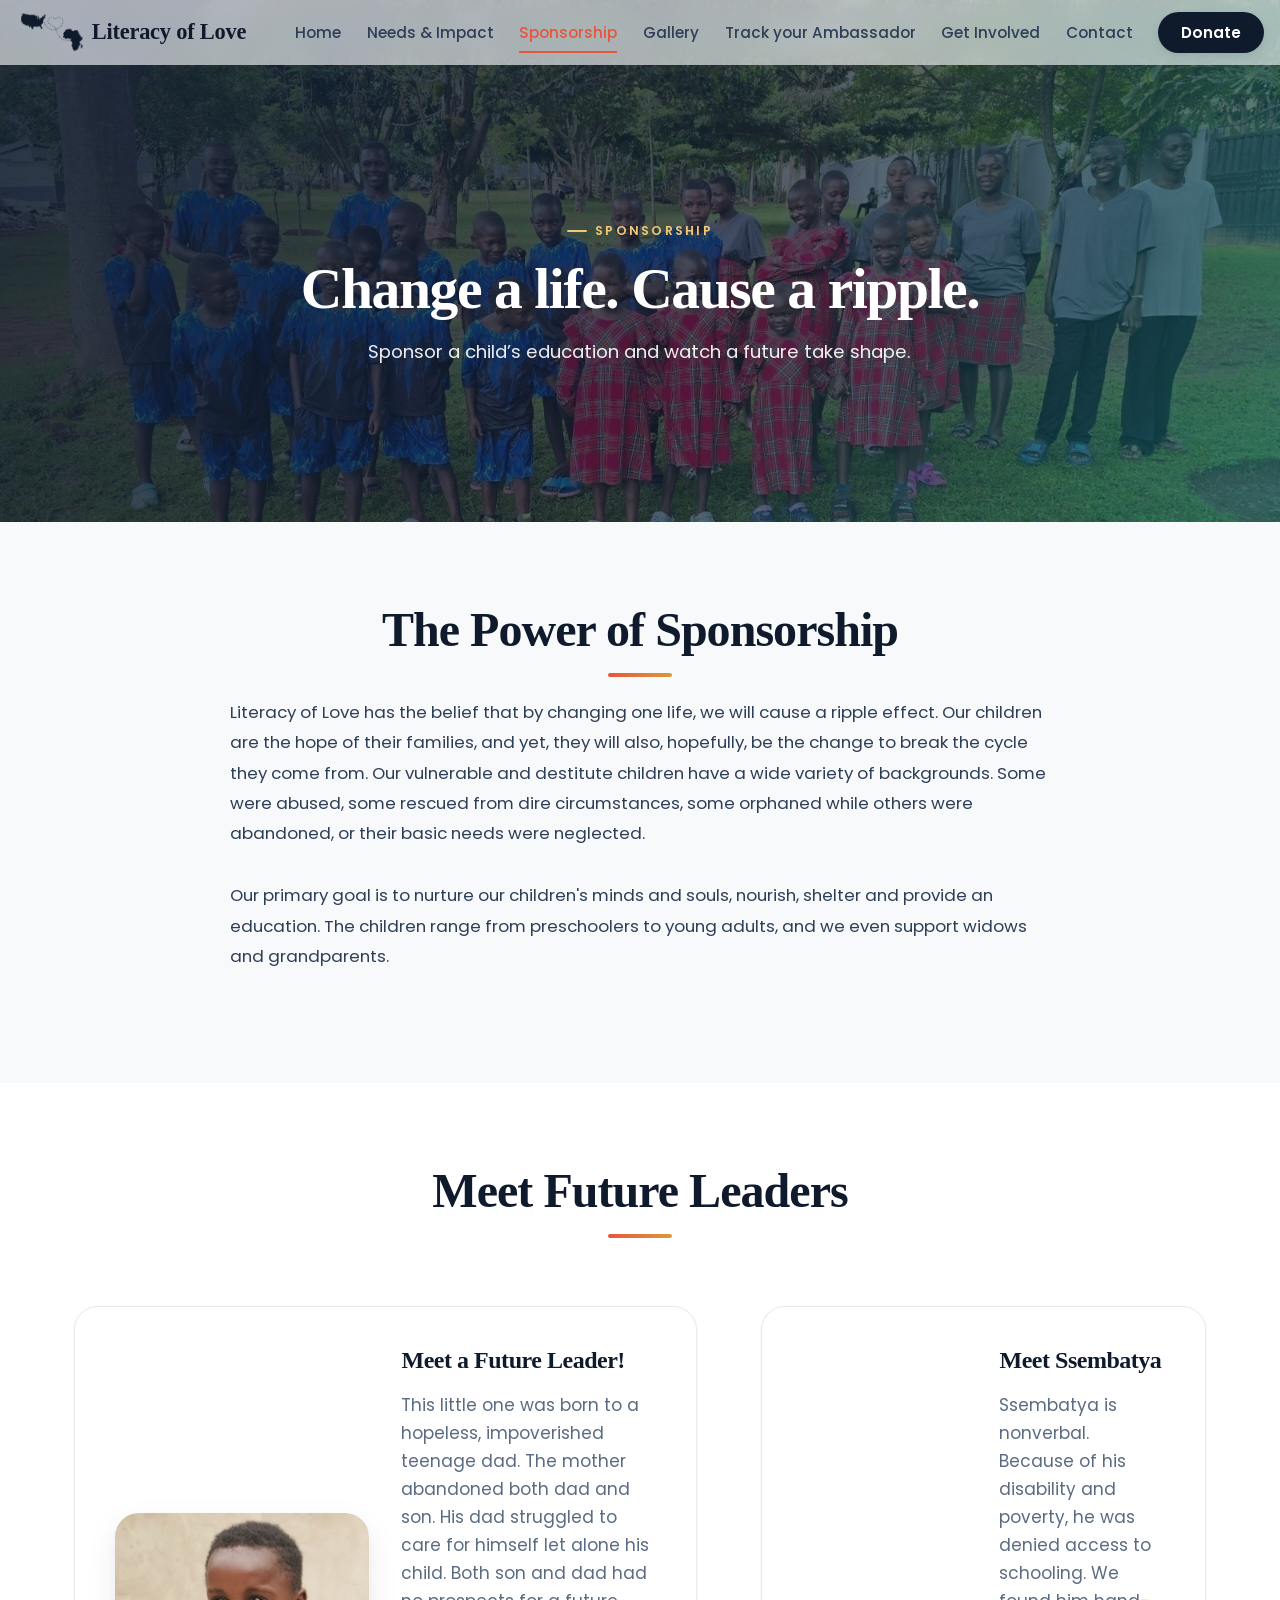
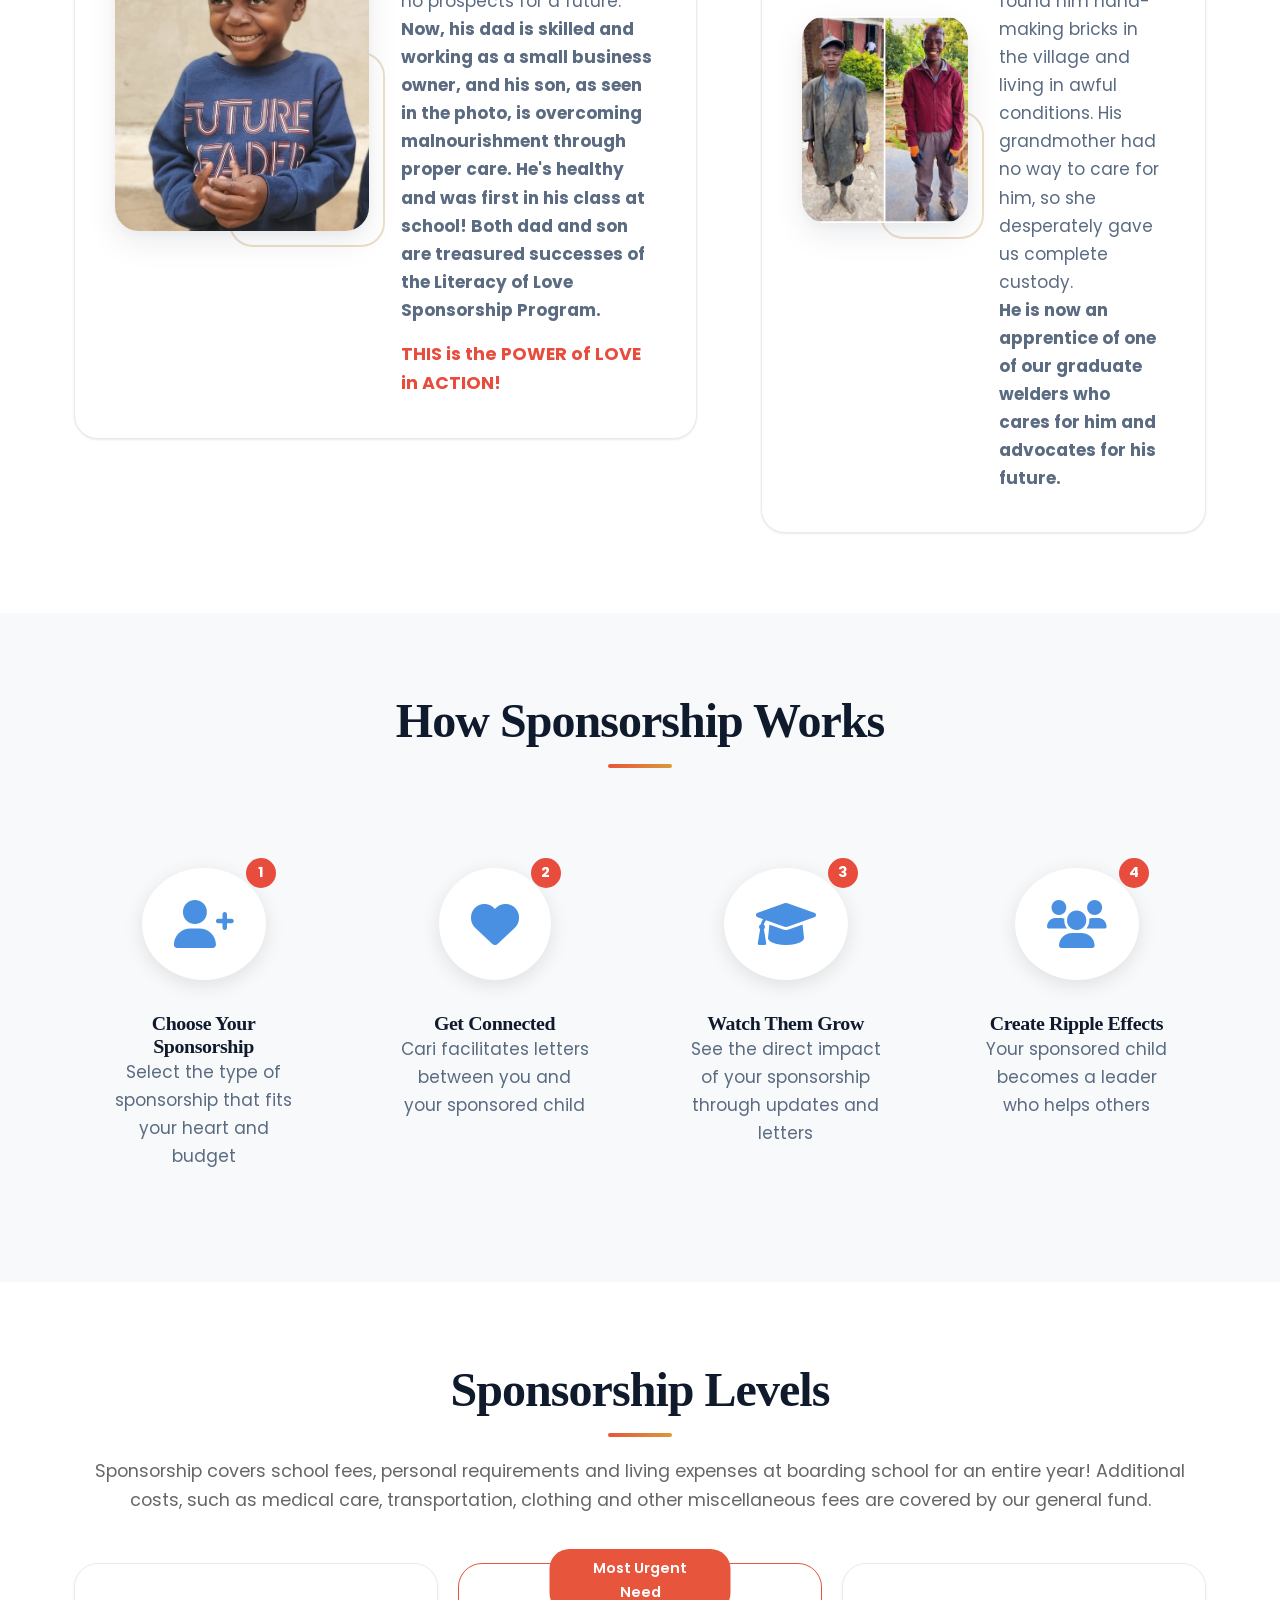
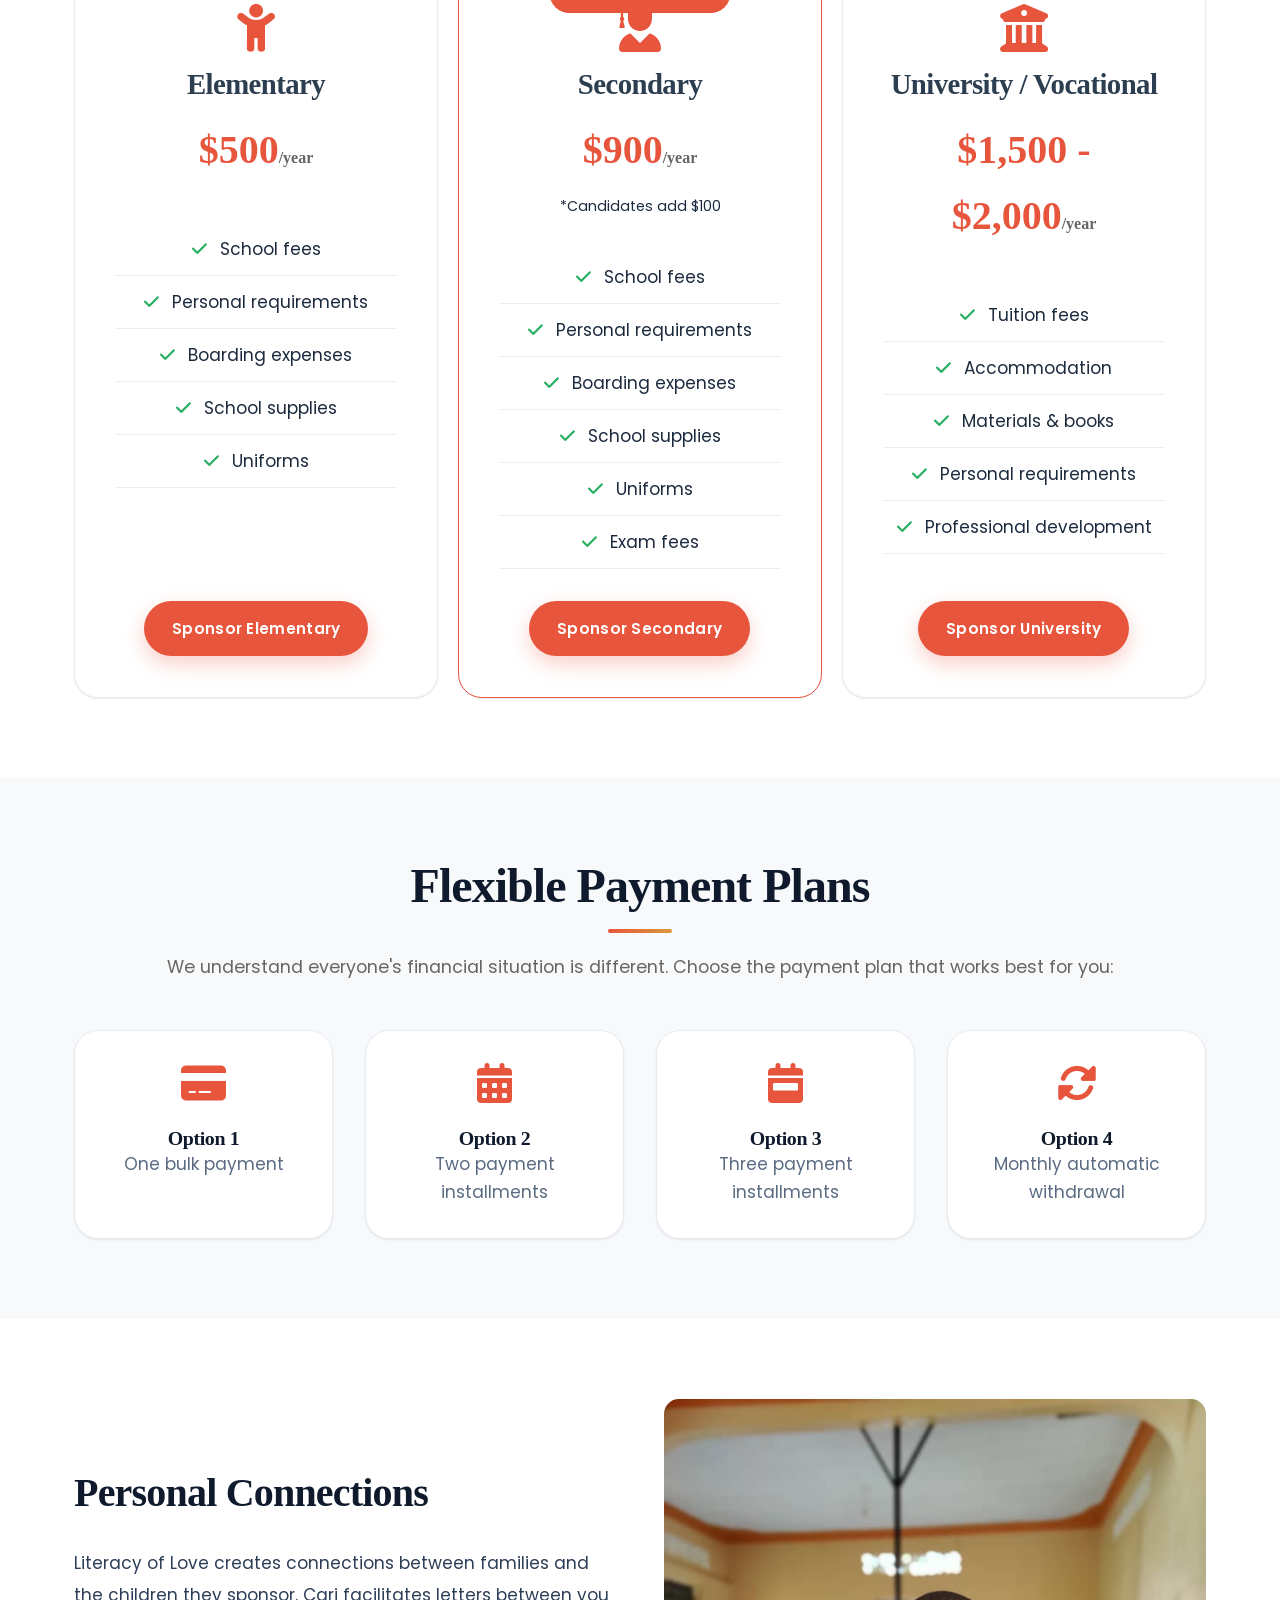
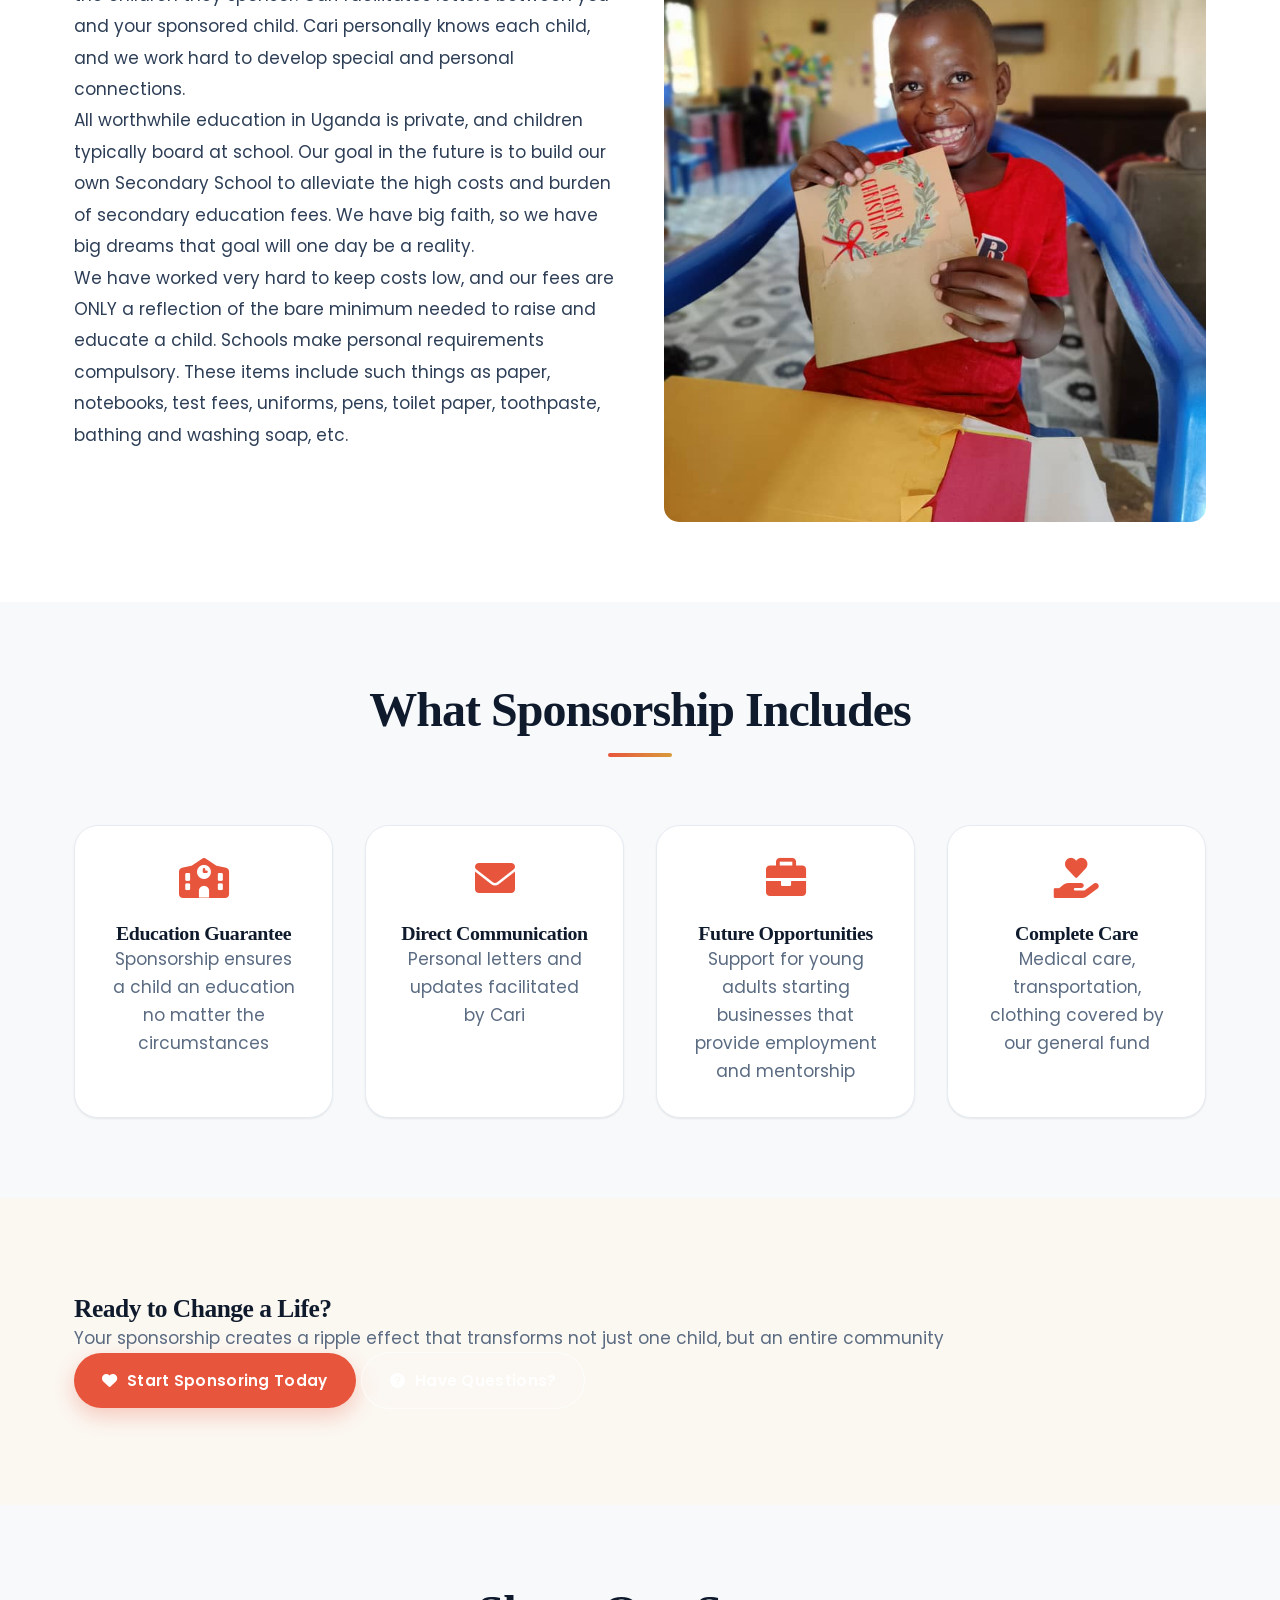
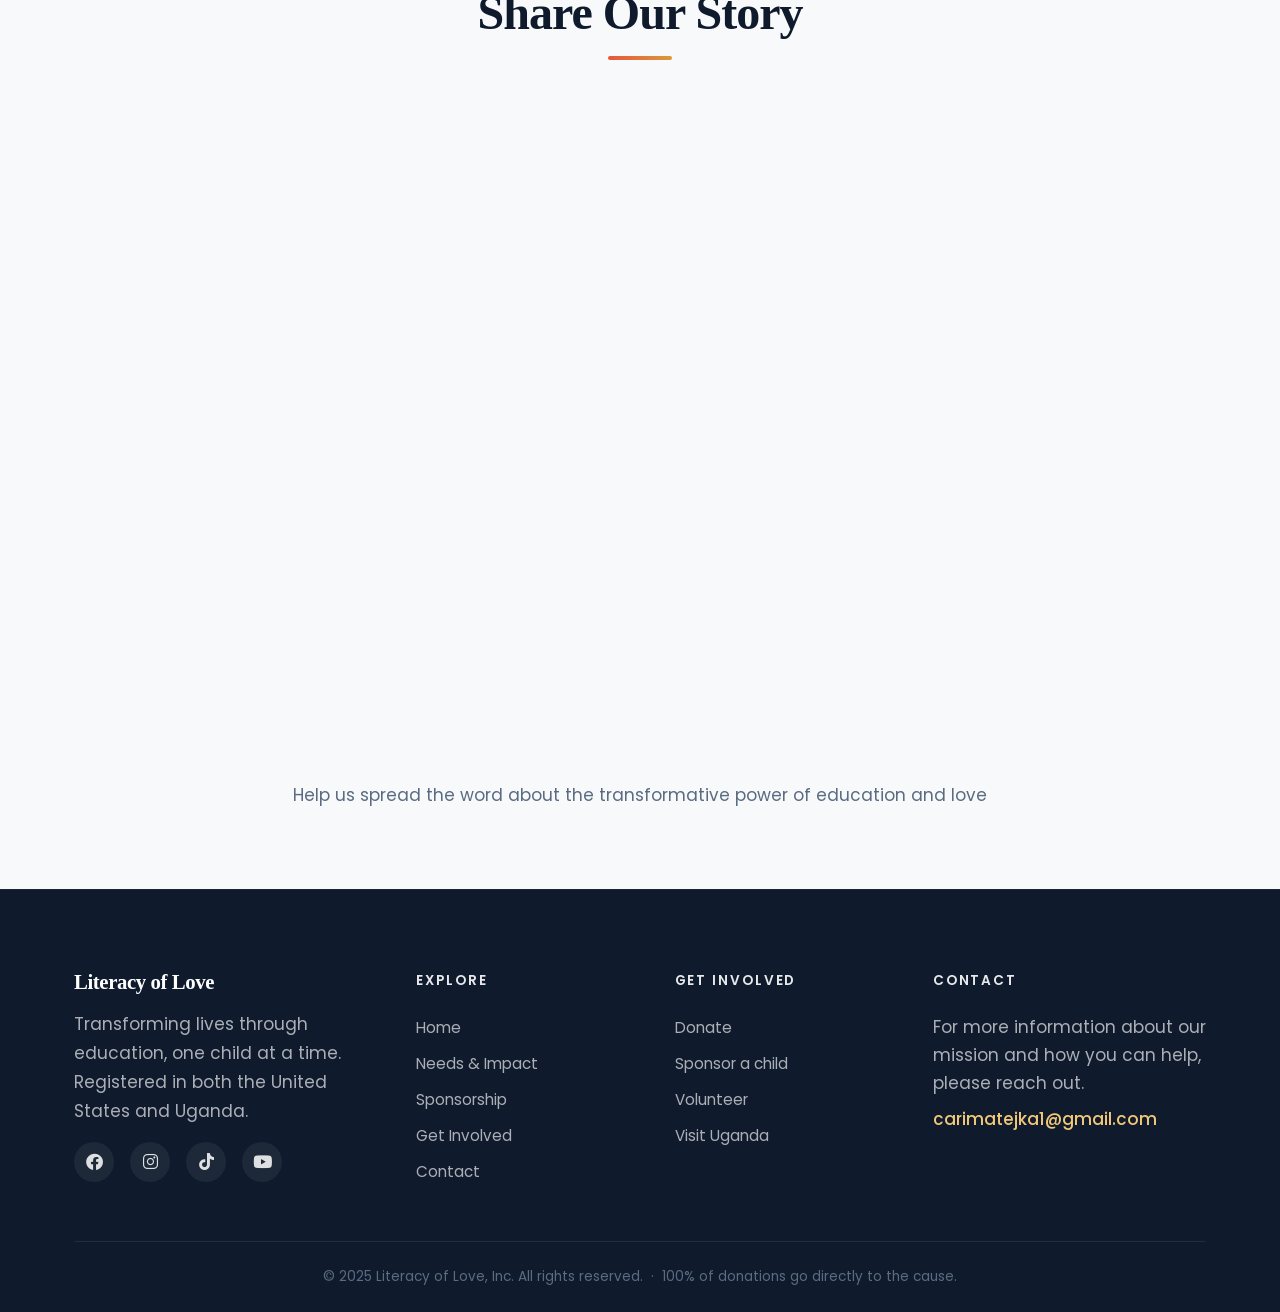
<file: sponsorship.html>
<!DOCTYPE html>
<html lang="en">
<head>
    <meta charset="UTF-8">
    <meta name="viewport" content="width=device-width, initial-scale=1.0">
    <title>Sponsorship - Literacy of Love</title>
    <link rel="stylesheet" href="styles.css">
    <link rel="preconnect" href="https://fonts.googleapis.com">
    <link rel="preconnect" href="https://fonts.gstatic.com" crossorigin>
    <link rel="preload" as="style" href="https://fonts.googleapis.com/css2?family=Poppins:wght@300;400;500;600;700&display=swap" onload="this.onload=null;this.rel='stylesheet'">
    <noscript><link rel="stylesheet" href="https://fonts.googleapis.com/css2?family=Poppins:wght@300;400;500;600;700&display=swap"></noscript>
    <link rel="stylesheet" href="vendor/fontawesome-6.0.0/css/all.min.css">
</head>
<body>
    <a class="skip-link" href="#main">Skip to content</a>
    <!-- Navigation -->
    <nav class="navbar" aria-label="Primary">
        <div class="nav-container">
            <div class="nav-logo">
                <a href="index.html" aria-label="Literacy of Love — Home">
                    <img src="images/logo-mark.png" alt="" class="logo-img">
                    <h2>Literacy of Love</h2>
                </a>
            </div>
            <ul class="nav-menu">
                <li class="nav-item"><a href="index.html" class="nav-link" data-page="home">Home</a></li>
                <li class="nav-item"><a href="areas-of-need.html" class="nav-link" data-page="areas-of-need">Needs &amp; Impact</a></li>
                <li class="nav-item"><a href="sponsorship.html" class="nav-link" data-page="sponsorship">Sponsorship</a></li>
                <li class="nav-item"><a href="gallery.html" class="nav-link" data-page="gallery">Gallery</a></li>
                <li class="nav-item"><a href="track-dolls.html" class="nav-link" data-page="track">Track your Ambassador</a></li>
                <li class="nav-item"><a href="shop.html" class="nav-link" data-page="shop">Get Involved</a></li>
                <li class="nav-item"><a href="contact.html" class="nav-link" data-page="contact">Contact</a></li>
                <li class="nav-item"><a href="donate.html" class="nav-link donate-btn" data-page="donate">Donate</a></li>
            </ul>
            <button class="hamburger" aria-label="Open menu" aria-expanded="false" aria-controls="primary-menu">
                <span class="bar"></span>
                <span class="bar"></span>
                <span class="bar"></span>
            </button>
        </div>
    </nav>

    <!-- Hero Section -->
    <section id="main" class="page-hero page-hero--sponsorship">
        <div class="hero-overlay">
            <div class="container">
                <span class="eyebrow eyebrow-light">Sponsorship</span>
                <h1 class="page-title">Change a life. Cause a ripple.</h1>
                <p class="page-subtitle">Sponsor a child&rsquo;s education and watch a future take shape.</p>
            </div>
        </div>
    </section>

    <!-- Sponsorship Intro -->
    <section class="sponsorship-intro">
        <div class="container">
            <div class="intro-content">
                <h2 class="section-title">The Power of Sponsorship</h2>
                <p class="intro-text">Literacy of Love has the belief that by changing one life, we will cause a ripple effect. Our children are the hope of their families, and yet, they will also, hopefully, be the change to break the cycle they come from. Our vulnerable and destitute children have a wide variety of backgrounds. Some were abused, some rescued from dire circumstances, some orphaned while others were abandoned, or their basic needs were neglected.</p>
                
                <p class="intro-text">Our primary goal is to nurture our children's minds and souls, nourish, shelter and provide an education. The children range from preschoolers to young adults, and we even support widows and grandparents.</p>
            </div>
        </div>
    </section>

    <!-- Success Stories -->
    <section class="success-stories">
        <div class="container">
            <h2 class="section-title">Meet Future Leaders</h2>
            
            <div class="story-grid">
                <div class="story-card">
                    <div class="story-image">
                        <img loading="lazy" decoding="async" src="images/titus2.jpg" alt="Titus">
                    </div>
                    <div class="story-content">
                        <h3>Meet a Future Leader!</h3>
                        <p>This little one was born to a hopeless, impoverished teenage dad. The mother abandoned both dad and son. His dad struggled to care for himself let alone his child. Both son and dad had no prospects for a future.</p>
                        <p><strong>Now, his dad is skilled and working as a small business owner, and his son, as seen in the photo, is overcoming malnourishment through proper care. He's healthy and was first in his class at school! Both dad and son are treasured successes of the Literacy of Love Sponsorship Program.</strong></p>
                        <p class="power-text">THIS is the POWER of LOVE in ACTION!</p>
                    </div>
                </div>

                <div class="story-card">
                    <div class="story-image">
                        <img loading="lazy" decoding="async" src="images/Ssembatya.jpg" alt="Ssembatya">
                    </div>
                    <div class="story-content">
                        <h3>Meet Ssembatya</h3>
                        <p>Ssembatya is nonverbal. Because of his disability and poverty, he was denied access to schooling. We found him hand-making bricks in the village and living in awful conditions. His grandmother had no way to care for him, so she desperately gave us complete custody.</p>
                        <p><strong>He is now an apprentice of one of our graduate welders who cares for him and advocates for his future.</strong></p>
                    </div>
                </div>
            </div>
        </div>
    </section>

    <!-- How Sponsorship Works -->
    <section class="how-it-works">
        <div class="container">
            <h2 class="section-title">How Sponsorship Works</h2>
            
            <div class="work-process">
                <div class="process-step">
                    <div class="step-icon">
                        <i class="fas fa-user-plus"></i>
                        <span class="step-number">1</span>
                    </div>
                    <h3>Choose Your Sponsorship</h3>
                    <p>Select the type of sponsorship that fits your heart and budget</p>
                </div>
                
                <div class="process-step">
                    <div class="step-icon">
                        <i class="fas fa-heart"></i>
                        <span class="step-number">2</span>
                    </div>
                    <h3>Get Connected</h3>
                    <p>Cari facilitates letters between you and your sponsored child</p>
                </div>
                
                <div class="process-step">
                    <div class="step-icon">
                        <i class="fas fa-graduation-cap"></i>
                        <span class="step-number">3</span>
                    </div>
                    <h3>Watch Them Grow</h3>
                    <p>See the direct impact of your sponsorship through updates and letters</p>
                </div>
                
                <div class="process-step">
                    <div class="step-icon">
                        <i class="fas fa-users"></i>
                        <span class="step-number">4</span>
                    </div>
                    <h3>Create Ripple Effects</h3>
                    <p>Your sponsored child becomes a leader who helps others</p>
                </div>
            </div>
        </div>
    </section>

    <!-- Sponsorship Levels -->
    <section class="sponsorship-levels">
        <div class="container">
            <h2 class="section-title">Sponsorship Levels</h2>
            <p class="levels-intro">Sponsorship covers school fees, personal requirements and living expenses at boarding school for an entire year! Additional costs, such as medical care, transportation, clothing and other miscellaneous fees are covered by our general fund.</p>
            
            <div class="levels-grid">
                <div class="level-card">
                    <div class="level-header">
                        <i class="fas fa-child"></i>
                        <h3>Elementary</h3>
                        <div class="price">$500<span>/year</span></div>
                    </div>
                    <ul class="level-features">
                        <li><i class="fas fa-check"></i> School fees</li>
                        <li><i class="fas fa-check"></i> Personal requirements</li>
                        <li><i class="fas fa-check"></i> Boarding expenses</li>
                        <li><i class="fas fa-check"></i> School supplies</li>
                        <li><i class="fas fa-check"></i> Uniforms</li>
                    </ul>
                    <a href="donate.html" class="btn btn-primary">Sponsor Elementary</a>
                </div>
                
                <div class="level-card popular">
                    <div class="popular-badge">Most Urgent Need</div>
                    <div class="level-header">
                        <i class="fas fa-user-graduate"></i>
                        <h3>Secondary</h3>
                        <div class="price">$900<span>/year</span></div>
                        <small>*Candidates add $100</small>
                    </div>
                    <ul class="level-features">
                        <li><i class="fas fa-check"></i> School fees</li>
                        <li><i class="fas fa-check"></i> Personal requirements</li>
                        <li><i class="fas fa-check"></i> Boarding expenses</li>
                        <li><i class="fas fa-check"></i> School supplies</li>
                        <li><i class="fas fa-check"></i> Uniforms</li>
                        <li><i class="fas fa-check"></i> Exam fees</li>
                    </ul>
                    <a href="donate.html" class="btn btn-primary">Sponsor Secondary</a>
                </div>
                
                <div class="level-card">
                    <div class="level-header">
                        <i class="fas fa-university"></i>
                        <h3>University / Vocational</h3>
                        <div class="price">$1,500 - $2,000<span>/year</span></div>
                    </div>
                    <ul class="level-features">
                        <li><i class="fas fa-check"></i> Tuition fees</li>
                        <li><i class="fas fa-check"></i> Accommodation</li>
                        <li><i class="fas fa-check"></i> Materials & books</li>
                        <li><i class="fas fa-check"></i> Personal requirements</li>
                        <li><i class="fas fa-check"></i> Professional development</li>
                    </ul>
                    <a href="donate.html" class="btn btn-primary">Sponsor University</a>
                </div>
            </div>
        </div>
    </section>

    <!-- Payment Plans -->
    <section class="payment-plans">
        <div class="container">
            <h2 class="section-title">Flexible Payment Plans</h2>
            <p class="plans-intro">We understand everyone's financial situation is different. Choose the payment plan that works best for you:</p>
            
            <div class="plans-grid">
                <div class="plan-card">
                    <i class="fas fa-credit-card"></i>
                    <h3>Option 1</h3>
                    <p>One bulk payment</p>
                </div>
                
                <div class="plan-card">
                    <i class="fas fa-calendar-alt"></i>
                    <h3>Option 2</h3>
                    <p>Two payment installments</p>
                </div>
                
                <div class="plan-card">
                    <i class="fas fa-calendar-week"></i>
                    <h3>Option 3</h3>
                    <p>Three payment installments</p>
                </div>
                
                <div class="plan-card">
                    <i class="fas fa-sync-alt"></i>
                    <h3>Option 4</h3>
                    <p>Monthly automatic withdrawal</p>
                </div>
            </div>
        </div>
    </section>

    <!-- Personal Connection -->
    <section class="personal-connection">
        <div class="container">
            <div class="connection-content">
                <div class="connection-text">
                    <h2>Personal Connections</h2>
                    <p>Literacy of Love creates connections between families and the children they sponsor. Cari facilitates letters between you and your sponsored child. Cari personally knows each child, and we work hard to develop special and personal connections.</p>
                    
                    <p>All worthwhile education in Uganda is private, and children typically board at school. Our goal in the future is to build our own Secondary School to alleviate the high costs and burden of secondary education fees. We have big faith, so we have big dreams that goal will one day be a reality.</p>
                    
                    <p>We have worked very hard to keep costs low, and our fees are ONLY a reflection of the bare minimum needed to raise and educate a child. Schools make personal requirements compulsory. These items include such things as paper, notebooks, test fees, uniforms, pens, toilet paper, toothpaste, bathing and washing soap, etc.</p>
                </div>
                <div class="connection-image">
                    <img loading="lazy" decoding="async" src="images/edrick2.jpg" alt="Children writing letters">
                </div>
            </div>
        </div>
    </section>

    <!-- What's Included -->
    <section class="whats-included">
        <div class="container">
            <h2 class="section-title">What Sponsorship Includes</h2>
            <div class="included-grid">
                <div class="included-item">
                    <i class="fas fa-school"></i>
                    <h3>Education Guarantee</h3>
                    <p>Sponsorship ensures a child an education no matter the circumstances</p>
                </div>
                
                <div class="included-item">
                    <i class="fas fa-envelope"></i>
                    <h3>Direct Communication</h3>
                    <p>Personal letters and updates facilitated by Cari</p>
                </div>
                
                <div class="included-item">
                    <i class="fas fa-briefcase"></i>
                    <h3>Future Opportunities</h3>
                    <p>Support for young adults starting businesses that provide employment and mentorship</p>
                </div>
                
                <div class="included-item">
                    <i class="fas fa-hand-holding-heart"></i>
                    <h3>Complete Care</h3>
                    <p>Medical care, transportation, clothing covered by our general fund</p>
                </div>
            </div>
        </div>
    </section>

    <!-- CTA Section -->
    <section class="cta-section">
        <div class="container">
            <h2>Ready to Change a Life?</h2>
            <p>Your sponsorship creates a ripple effect that transforms not just one child, but an entire community</p>
            <div class="cta-buttons">
                <a href="#donate" class="btn btn-primary">
                    <i class="fas fa-heart"></i>
                    Start Sponsoring Today
                </a>
                <a href="contact.html" class="btn btn-secondary">
                    <i class="fas fa-question-circle"></i>
                    Have Questions?
                </a>
            </div>
        </div>
    </section>

    <!-- Share Video Section -->
    <section class="share-video">
        <div class="container">
            <h2 class="section-title">Share Our Story</h2>
            <div class="video-container">
                <iframe loading="lazy" src="https://www.youtube.com/embed/-QURzo8PAzI"
                        title="Share Our Story"
                        frameborder="0"
                        allow="accelerometer; autoplay; clipboard-write; encrypted-media; gyroscope; picture-in-picture; web-share"
                        allowfullscreen>
                </iframe>
            </div>
            <p>Help us spread the word about the transformative power of education and love</p>
        </div>
    </section>

    <!-- Footer -->
    <footer class="footer">
        <div class="container">
            <div class="footer-content">
                <div class="footer-section footer-brand">
                    <h3>Literacy of Love</h3>
                    <p>Transforming lives through education, one child at a time. Registered in both the United States and Uganda.</p>
                    <div class="social-links" aria-label="Social media">
                        <a href="https://www.facebook.com/cari.matejka" target="_blank" rel="noopener" aria-label="Facebook"><i class="fab fa-facebook"></i></a>
                        <a href="https://www.instagram.com/literacyoflove/" target="_blank" rel="noopener" aria-label="Instagram"><i class="fab fa-instagram"></i></a>
                        <a href="https://www.tiktok.com/@literacyoflove" target="_blank" rel="noopener" aria-label="TikTok"><i class="fab fa-tiktok"></i></a>
                        <a href="https://youtube.com/@carimatejka7178" target="_blank" rel="noopener" aria-label="YouTube"><i class="fab fa-youtube"></i></a>
                    </div>
                </div>
                <div class="footer-section">
                    <h4>Explore</h4>
                    <ul>
                        <li><a href="index.html">Home</a></li>
                        <li><a href="areas-of-need.html">Needs &amp; Impact</a></li>
                        <li><a href="sponsorship.html">Sponsorship</a></li>
                        <li><a href="shop.html">Get Involved</a></li>
                        <li><a href="contact.html">Contact</a></li>
                    </ul>
                </div>
                <div class="footer-section">
                    <h4>Get involved</h4>
                    <ul>
                        <li><a href="donate.html">Donate</a></li>
                        <li><a href="sponsorship.html">Sponsor a child</a></li>
                        <li><a href="contact.html">Volunteer</a></li>
                        <li><a href="contact.html">Visit Uganda</a></li>
                    </ul>
                </div>
                <div class="footer-section">
                    <h4>Contact</h4>
                    <p>For more information about our mission and how you can help, please reach out.</p>
                    <a href="mailto:carimatejka1@gmail.com" class="contact-email">carimatejka1@gmail.com</a>
                </div>
            </div>
            <div class="footer-bottom">
                <p>&copy; 2025 Literacy of Love, Inc. All rights reserved. &nbsp;·&nbsp; 100% of donations go directly to the cause.</p>
            </div>
        </div>
    </footer>

    <script src="script.js"></script>
</body>
</html>
</file>
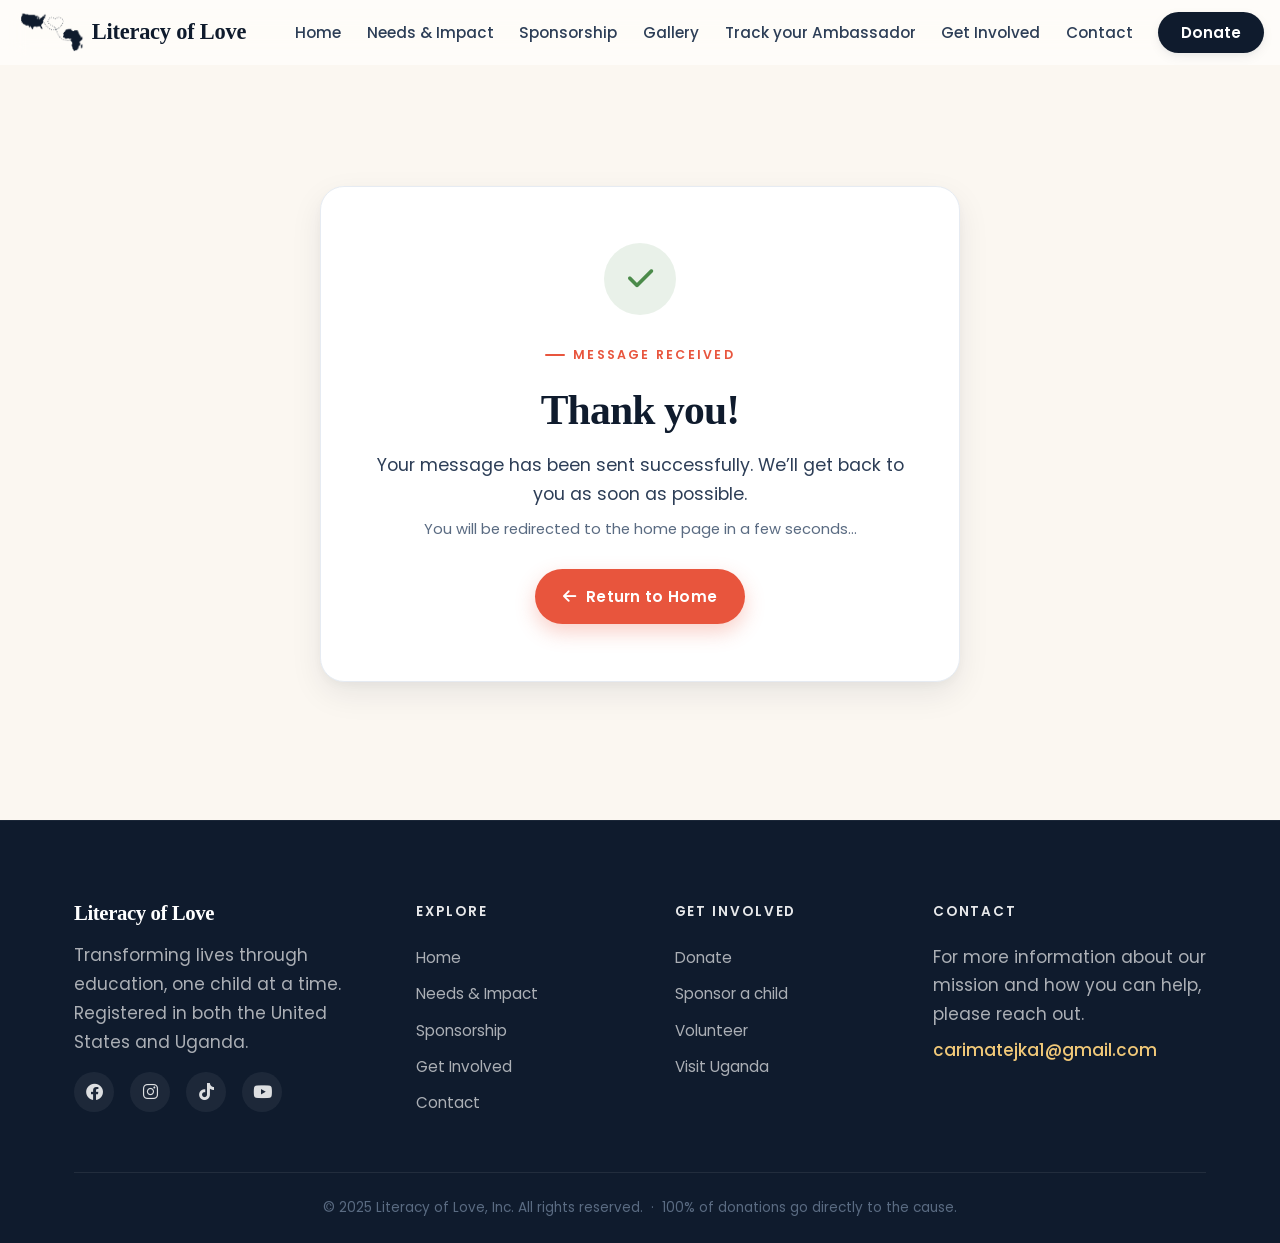
<file: thank-you.html>
<!DOCTYPE html>
<html lang="en">
<head>
    <meta charset="UTF-8">
    <meta name="viewport" content="width=device-width, initial-scale=1.0">
    <title>Thank You — Literacy of Love</title>
    <link rel="stylesheet" href="styles.css">
    <link rel="preconnect" href="https://fonts.googleapis.com">
    <link rel="preconnect" href="https://fonts.gstatic.com" crossorigin>
    <link rel="preload" as="style" href="https://fonts.googleapis.com/css2?family=Poppins:wght@300;400;500;600;700&display=swap" onload="this.onload=null;this.rel='stylesheet'">
    <noscript><link rel="stylesheet" href="https://fonts.googleapis.com/css2?family=Poppins:wght@300;400;500;600;700&display=swap"></noscript>
    <link rel="stylesheet" href="vendor/fontawesome-6.0.0/css/all.min.css">
    <meta http-equiv="refresh" content="6;url=index.html">
</head>
<body>
    <a class="skip-link" href="#main">Skip to content</a>
    <!-- Navigation -->
    <nav class="navbar" aria-label="Primary">
        <div class="nav-container">
            <div class="nav-logo">
                <a href="index.html" aria-label="Literacy of Love — Home">
                    <img src="images/logo-mark.png" alt="" class="logo-img">
                    <h2>Literacy of Love</h2>
                </a>
            </div>
            <ul class="nav-menu">
                <li class="nav-item"><a href="index.html" class="nav-link" data-page="home">Home</a></li>
                <li class="nav-item"><a href="areas-of-need.html" class="nav-link" data-page="areas-of-need">Needs &amp; Impact</a></li>
                <li class="nav-item"><a href="sponsorship.html" class="nav-link" data-page="sponsorship">Sponsorship</a></li>
                <li class="nav-item"><a href="gallery.html" class="nav-link" data-page="gallery">Gallery</a></li>
                <li class="nav-item"><a href="track-dolls.html" class="nav-link" data-page="track">Track your Ambassador</a></li>
                <li class="nav-item"><a href="shop.html" class="nav-link" data-page="shop">Get Involved</a></li>
                <li class="nav-item"><a href="contact.html" class="nav-link" data-page="contact">Contact</a></li>
                <li class="nav-item"><a href="donate.html" class="nav-link donate-btn" data-page="donate">Donate</a></li>
            </ul>
            <button class="hamburger" aria-label="Open menu" aria-expanded="false" aria-controls="primary-menu">
                <span class="bar"></span>
                <span class="bar"></span>
                <span class="bar"></span>
            </button>
        </div>
    </nav>

    <main id="main" class="thanks-page">
        <div class="container">
            <div class="thanks-card">
                <div class="thanks-icon" aria-hidden="true">
                    <i class="fas fa-check"></i>
                </div>
                <span class="eyebrow">Message received</span>
                <h1>Thank you!</h1>
                <p class="thanks-lead">Your message has been sent successfully. We&rsquo;ll get back to you as soon as possible.</p>
                <p class="thanks-meta">You will be redirected to the home page in a few seconds&hellip;</p>
                <a href="index.html" class="btn btn-primary">
                    <i class="fas fa-arrow-left" aria-hidden="true"></i>
                    Return to Home
                </a>
            </div>
        </div>
    </main>

    <!-- Footer -->
    <footer class="footer">
        <div class="container">
            <div class="footer-content">
                <div class="footer-section footer-brand">
                    <h3>Literacy of Love</h3>
                    <p>Transforming lives through education, one child at a time. Registered in both the United States and Uganda.</p>
                    <div class="social-links" aria-label="Social media">
                        <a href="https://www.facebook.com/cari.matejka" target="_blank" rel="noopener" aria-label="Facebook"><i class="fab fa-facebook"></i></a>
                        <a href="https://www.instagram.com/literacyoflove/" target="_blank" rel="noopener" aria-label="Instagram"><i class="fab fa-instagram"></i></a>
                        <a href="https://www.tiktok.com/@literacyoflove" target="_blank" rel="noopener" aria-label="TikTok"><i class="fab fa-tiktok"></i></a>
                        <a href="https://youtube.com/@carimatejka7178" target="_blank" rel="noopener" aria-label="YouTube"><i class="fab fa-youtube"></i></a>
                    </div>
                </div>
                <div class="footer-section">
                    <h4>Explore</h4>
                    <ul>
                        <li><a href="index.html">Home</a></li>
                        <li><a href="areas-of-need.html">Needs &amp; Impact</a></li>
                        <li><a href="sponsorship.html">Sponsorship</a></li>
                        <li><a href="shop.html">Get Involved</a></li>
                        <li><a href="contact.html">Contact</a></li>
                    </ul>
                </div>
                <div class="footer-section">
                    <h4>Get involved</h4>
                    <ul>
                        <li><a href="donate.html">Donate</a></li>
                        <li><a href="sponsorship.html">Sponsor a child</a></li>
                        <li><a href="contact.html">Volunteer</a></li>
                        <li><a href="contact.html">Visit Uganda</a></li>
                    </ul>
                </div>
                <div class="footer-section">
                    <h4>Contact</h4>
                    <p>For more information about our mission and how you can help, please reach out.</p>
                    <a href="mailto:carimatejka1@gmail.com" class="contact-email">carimatejka1@gmail.com</a>
                </div>
            </div>
            <div class="footer-bottom">
                <p>&copy; 2025 Literacy of Love, Inc. All rights reserved. &nbsp;·&nbsp; 100% of donations go directly to the cause.</p>
            </div>
        </div>
    </footer>

    <script src="script.js"></script>
</body>
</html>
</file>
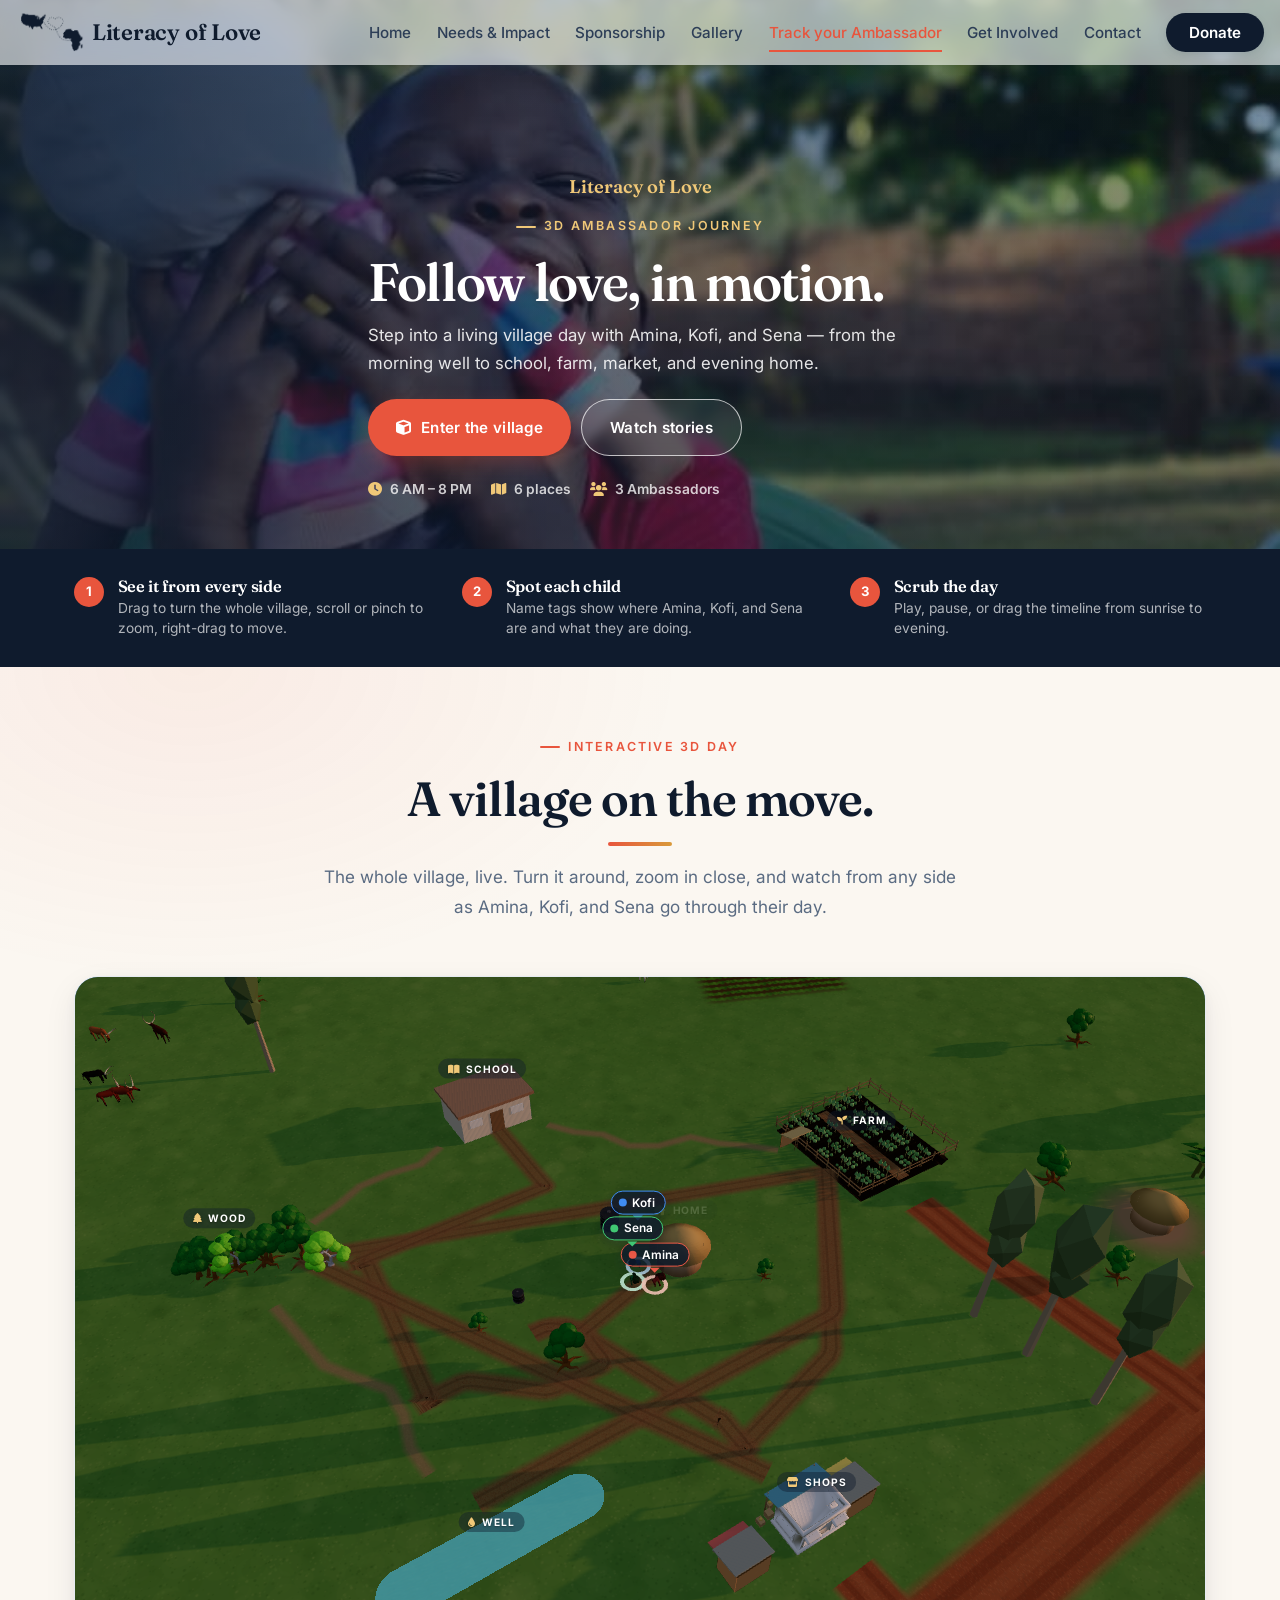
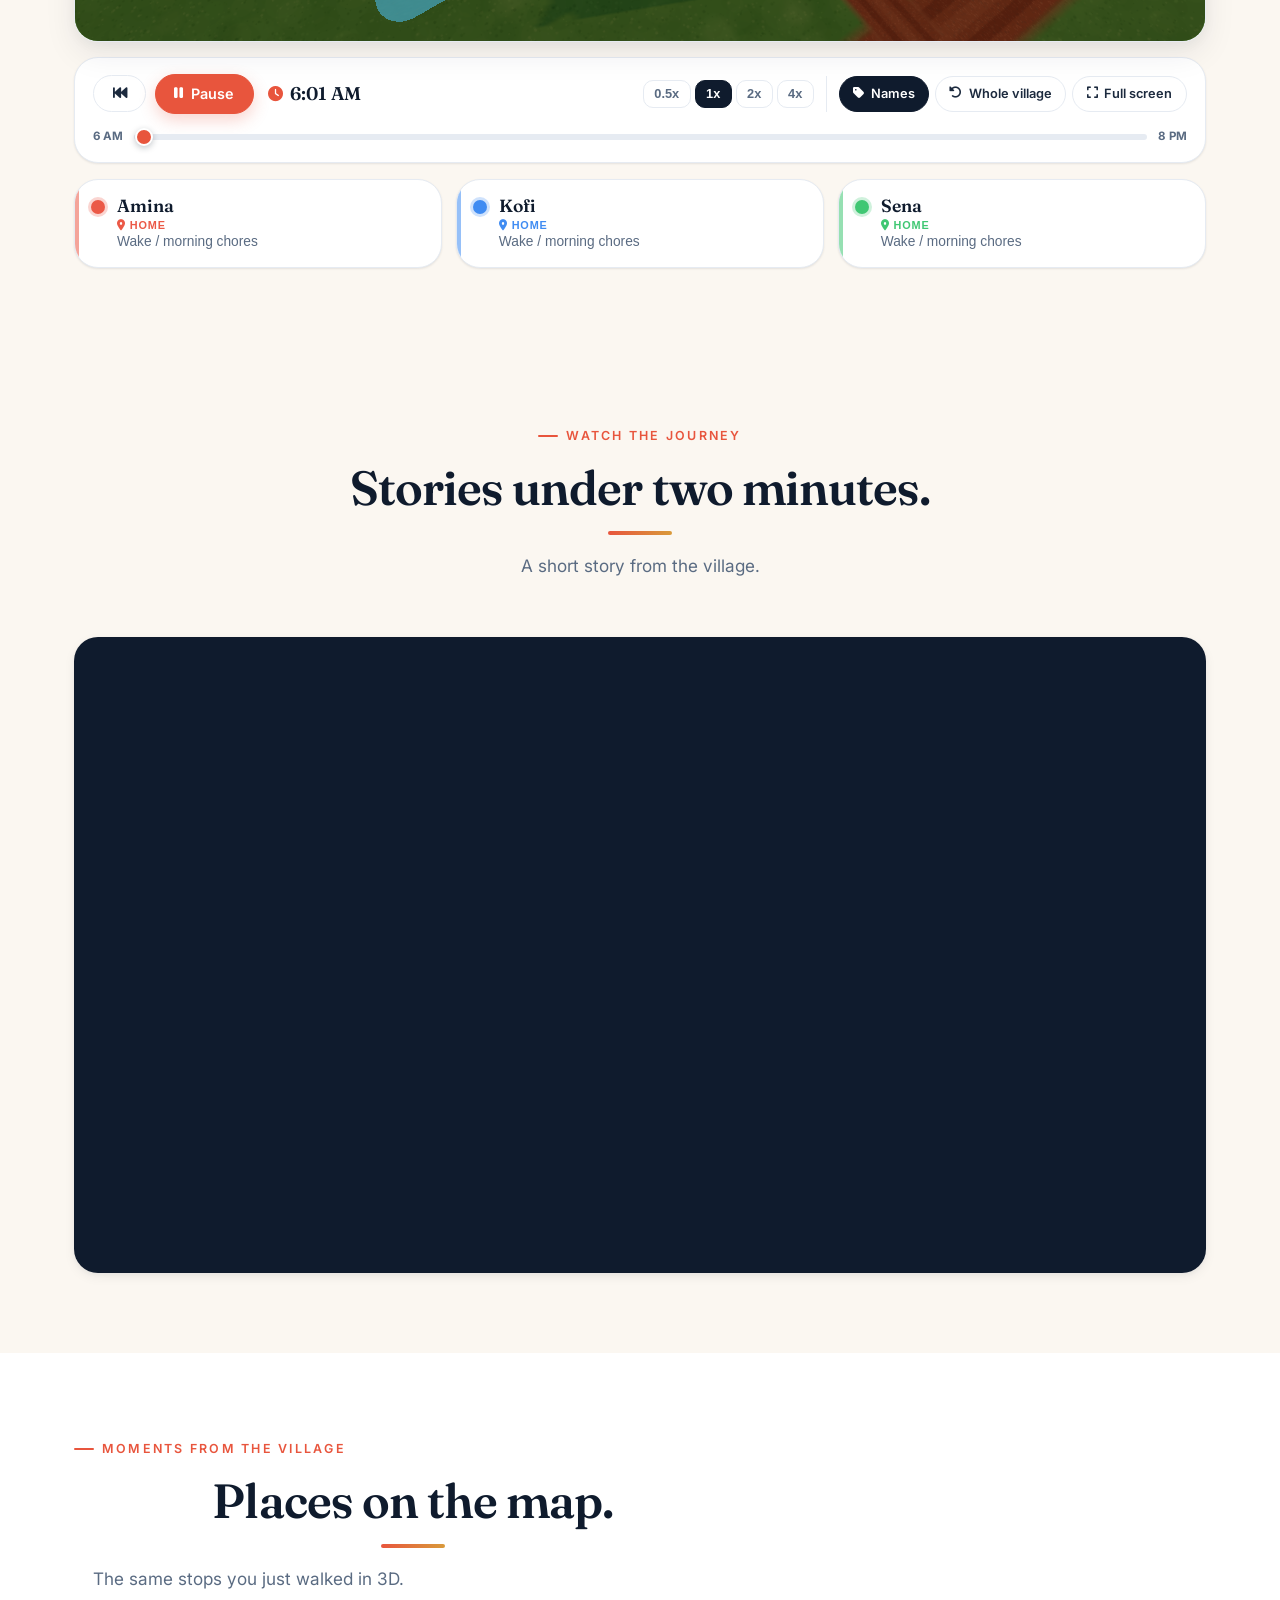
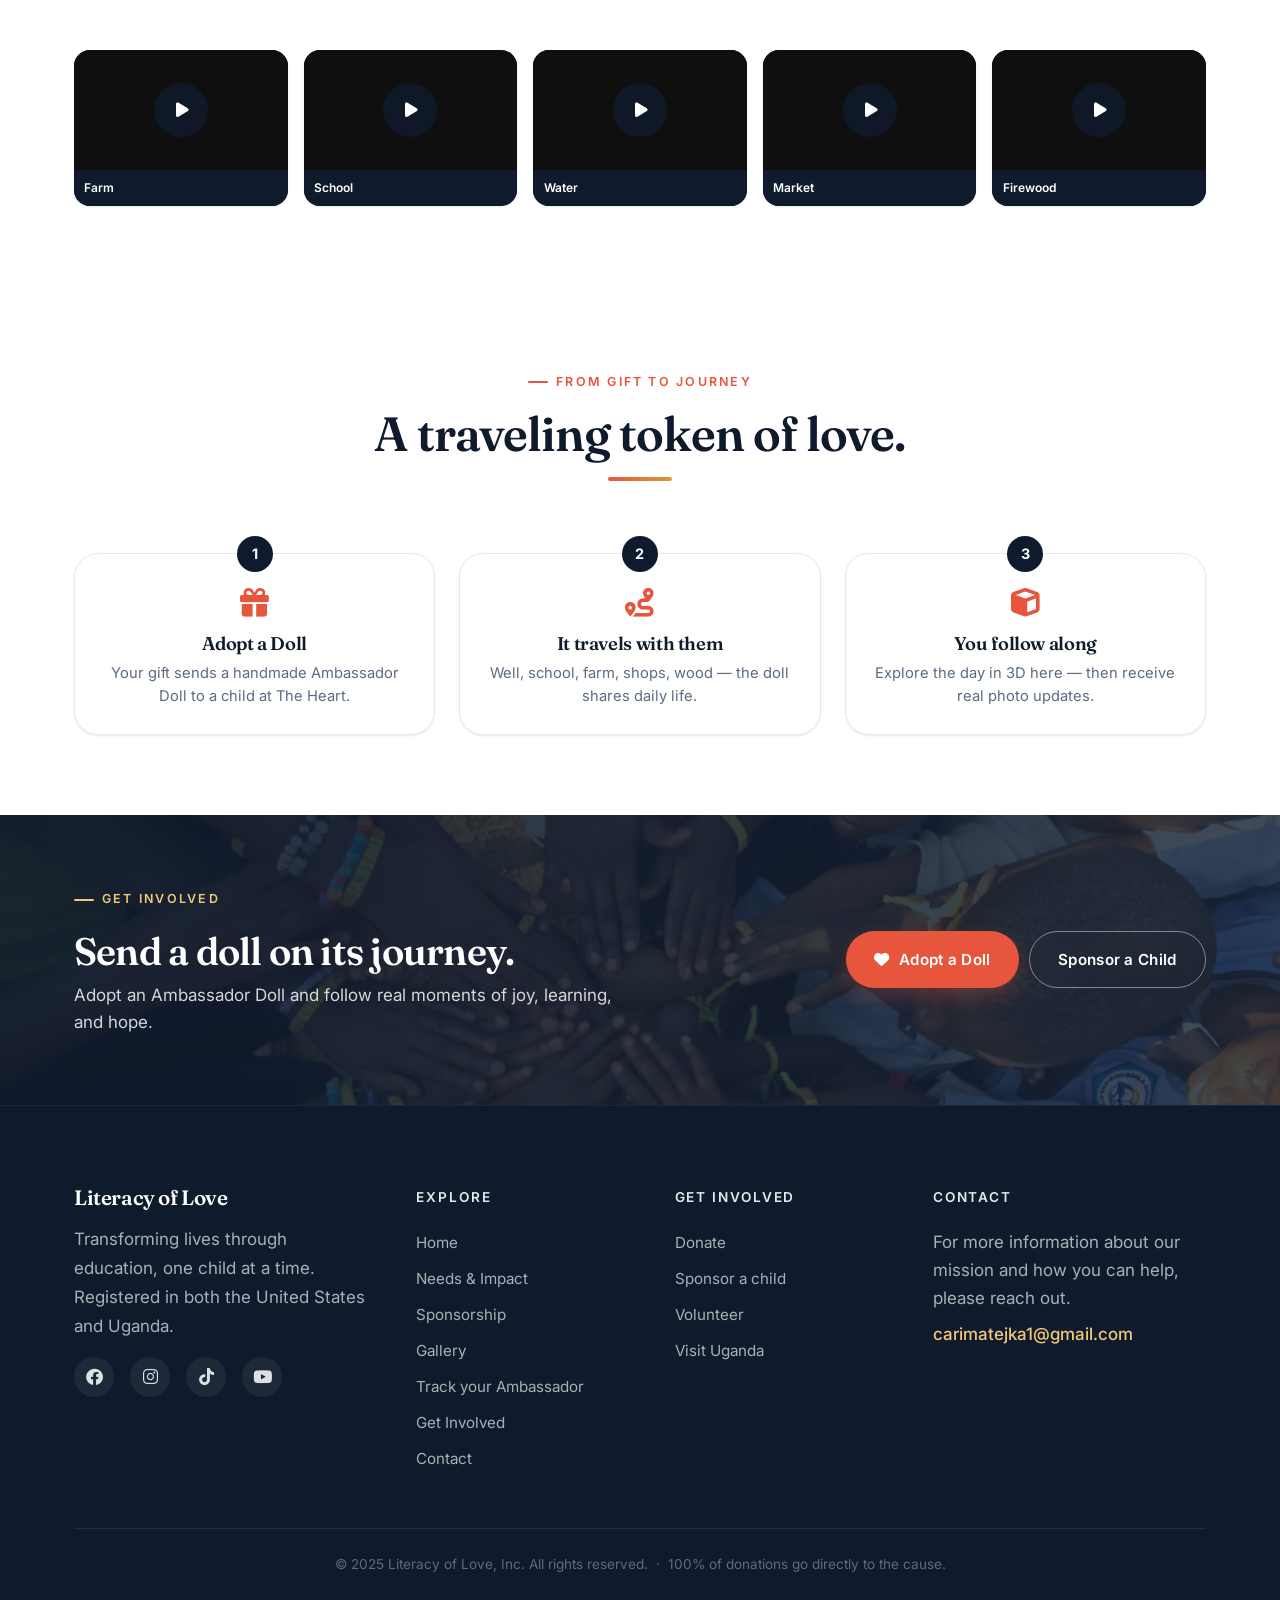
<file: track-dolls.html>
<!DOCTYPE html>
<html lang="en">
<head>
    <meta charset="UTF-8">
    <meta name="viewport" content="width=device-width, initial-scale=1.0">
    <meta name="description" content="Follow Amina, Kofi, and Sena through a 3D day in the village — well, school, farm, shops, and home. Interactive Ambassador journey simulation.">
    <meta name="theme-color" content="#0f1b2d">
    <title>Track your Ambassador — Literacy of Love</title>
    <link rel="stylesheet" href="styles.css">
    <link rel="preconnect" href="https://fonts.googleapis.com">
    <link rel="preconnect" href="https://fonts.gstatic.com" crossorigin>
    <link rel="preload" as="style" href="https://fonts.googleapis.com/css2?family=Fraunces:opsz,wght@9..144,500;9..144,600;9..144,700&family=Inter:wght@400;500;600;700&display=swap" onload="this.onload=null;this.rel='stylesheet'">
    <noscript><link rel="stylesheet" href="https://fonts.googleapis.com/css2?family=Fraunces:opsz,wght@9..144,500;9..144,600;9..144,700&family=Inter:wght@400;500;600;700&display=swap"></noscript>
    <link rel="stylesheet" href="vendor/fontawesome-6.0.0/css/all.min.css">
    <!-- Start the 3D village downloads right away, in parallel with the page -->
    <link rel="modulepreload" href="vendor/three-r170/three.module.min.js">
    <link rel="modulepreload" href="sim-viewer.js">
    <link rel="modulepreload" href="sim-countryside.js">
    <link rel="modulepreload" href="sim-animals.js">
    <script>
        // Fetch the compressed scene early, but only on browsers that can unpack and draw it
        (function () {
            try {
                var c = document.createElement('canvas');
                var gl = window.WebGLRenderingContext && (c.getContext('webgl2') || c.getContext('webgl'));
                var lose = gl && gl.getExtension('WEBGL_lose_context');
                if (lose) lose.loseContext(); // only a test: free it straight away
                if (!gl || typeof DecompressionStream !== 'function') return;
                var l = document.createElement('link');
                l.rel = 'preload';
                l.as = 'fetch';
                l.crossOrigin = 'anonymous';
                l.href = 'simulation/web/assets/scene.glb.gz';
                document.head.appendChild(l);
            } catch (e) { /* the viewer fetches it later anyway */ }
        })();
    </script>
</head>

<body class="page-track">
    <a class="skip-link" href="#main">Skip to content</a>

    <nav class="navbar" aria-label="Primary">
        <div class="nav-container">
            <div class="nav-logo">
                <a href="index.html" aria-label="Literacy of Love — Home">
                    <img src="images/logo-mark.png" alt="" class="logo-img">
                    <h2>Literacy of Love</h2>
                </a>
            </div>
            <ul class="nav-menu">
                <li class="nav-item"><a href="index.html" class="nav-link" data-page="home">Home</a></li>
                <li class="nav-item"><a href="areas-of-need.html" class="nav-link" data-page="areas-of-need">Needs &amp; Impact</a></li>
                <li class="nav-item"><a href="sponsorship.html" class="nav-link" data-page="sponsorship">Sponsorship</a></li>
                <li class="nav-item"><a href="gallery.html" class="nav-link" data-page="gallery">Gallery</a></li>
                <li class="nav-item"><a href="track-dolls.html" class="nav-link" data-page="track">Track your Ambassador</a></li>
                <li class="nav-item"><a href="shop.html" class="nav-link" data-page="shop">Get Involved</a></li>
                <li class="nav-item"><a href="contact.html" class="nav-link" data-page="contact">Contact</a></li>
                <li class="nav-item"><a href="donate.html" class="nav-link donate-btn" data-page="donate">Donate</a></li>
            </ul>
            <button class="hamburger" aria-label="Open menu" aria-expanded="false" aria-controls="primary-menu">
                <span class="bar"></span>
                <span class="bar"></span>
                <span class="bar"></span>
            </button>
        </div>
    </nav>

    <section id="main" class="page-hero track-hero">
        <div class="hero-overlay">
            <div class="container track-hero__inner">
                <p class="track-hero__brand">Literacy of Love</p>
                <span class="eyebrow eyebrow-light">3D Ambassador journey</span>
                <h1 class="page-title">Follow love, in motion.</h1>
                <p class="page-subtitle">Step into a living village day with Amina, Kofi, and Sena — from the morning well to school, farm, market, and evening home.</p>
                <div class="track-hero__actions">
                    <a href="#journey" class="btn btn-primary"><i class="fas fa-cube" aria-hidden="true"></i> Enter the village</a>
                    <a href="#ambassador-videos" class="btn btn-secondary">Watch stories</a>
                </div>
                <ul class="track-hero__meta" aria-label="Journey details">
                    <li><i class="fas fa-clock" aria-hidden="true"></i> 6 AM &ndash; 8 PM</li>
                    <li><i class="fas fa-map" aria-hidden="true"></i> 6 places</li>
                    <li><i class="fas fa-users" aria-hidden="true"></i> 3 Ambassadors</li>
                </ul>
            </div>
        </div>
    </section>

    <section class="track-orient" aria-label="How to explore">
        <div class="container">
            <ol class="track-orient__list">
                <li class="track-orient__item">
                    <span class="track-orient__num">1</span>
                    <div>
                        <h2>See it from every side</h2>
                        <p>Drag to turn the whole village, scroll or pinch to zoom, right-drag to move.</p>
                    </div>
                </li>
                <li class="track-orient__item">
                    <span class="track-orient__num">2</span>
                    <div>
                        <h2>Spot each child</h2>
                        <p>Name tags show where Amina, Kofi, and Sena are and what they are doing.</p>
                    </div>
                </li>
                <li class="track-orient__item">
                    <span class="track-orient__num">3</span>
                    <div>
                        <h2>Scrub the day</h2>
                        <p>Play, pause, or drag the timeline from sunrise to evening.</p>
                    </div>
                </li>
            </ol>
        </div>
    </section>

    <section class="sim3d-section" id="journey">
        <div class="container">
            <div class="section-head">
                <span class="eyebrow">Interactive 3D day</span>
                <h2 class="section-title">A village on the move.</h2>
                <p class="section-lead">The whole village, live. Turn it around, zoom in close, and watch from any side as Amina, Kofi, and Sena go through their day.</p>
            </div>

            <div class="sim3d-stage" id="sim3dStage">
                <div class="sim3d-viewport" id="sim3dViewport">
                    <canvas id="sim3dCanvas" tabindex="0" aria-label="3D village. Drag to look around, scroll or pinch to zoom, right-drag to move. With the keyboard: arrow keys move, Shift plus arrow keys turn, plus and minus zoom."></canvas>
                    <div class="sim3d-loading" id="sim3dLoading">
                        <div class="sim3d-loading__spin" aria-hidden="true"></div>
                        <p>Loading the village&hellip;<br><small>~3&nbsp;MB first load</small></p>
                    </div>
                    <p class="sim3d-hint" id="sim3dHint" aria-hidden="true"><i class="fas fa-hand-pointer" aria-hidden="true"></i> Drag to look around &middot; Scroll or pinch to zoom</p>
                </div>

                <div class="sim3d-controls">
                    <div class="sim3d-transport">
                        <div class="sim3d-playback" role="group" aria-label="Playback">
                            <button type="button" class="sim-btn" id="sim3dRewind" aria-label="Back to 6 AM">
                                <i class="fas fa-backward-fast" aria-hidden="true"></i>
                            </button>
                            <button type="button" class="sim-btn sim-btn--primary" id="sim3dPlay" aria-pressed="true" aria-label="Pause">
                                <i class="fas fa-pause" id="sim3dPlayIcon" aria-hidden="true"></i>
                                <span id="sim3dPlayLabel">Pause</span>
                            </button>
                            <div class="sim3d-clock"><i class="fas fa-clock" aria-hidden="true"></i> <span id="sim3dClock">6:00 AM</span></div>
                        </div>
                        <div class="sim3d-speeds" role="group" aria-label="Speed">
                            <button type="button" class="sim-speed__btn" data-speed="0.5">0.5x</button>
                            <button type="button" class="sim-speed__btn is-active" data-speed="1">1x</button>
                            <button type="button" class="sim-speed__btn" data-speed="2">2x</button>
                            <button type="button" class="sim-speed__btn" data-speed="4">4x</button>
                        </div>
                        <div class="sim3d-view" role="group" aria-label="View">
                            <button type="button" class="sim-icon-btn" id="sim3dLabels" aria-pressed="true"><i class="fas fa-tag" aria-hidden="true"></i><span>Names</span></button>
                            <button type="button" class="sim-icon-btn" id="sim3dReset"><i class="fas fa-rotate-left" aria-hidden="true"></i><span>Whole village</span></button>
                            <button type="button" class="sim-icon-btn" id="sim3dFullscreen" aria-pressed="false"><i class="fas fa-expand" aria-hidden="true"></i><span>Full screen</span></button>
                        </div>
                    </div>
                    <div class="sim3d-scrub">
                        <span class="sim3d-scrub__ends">6 AM</span>
                        <input type="range" id="sim3dScrub" min="0" max="1000" value="0" step="1" aria-label="Time of day">
                        <span class="sim3d-scrub__ends">8 PM</span>
                    </div>
                </div>
            </div>

            <div class="sim3d-roster" id="sim3dRoster" aria-label="Ambassadors right now"></div>
        </div>
    </section>

    <section class="ambassador-media" id="ambassador-videos">
        <div class="container">
            <div class="section-head">
                <span class="eyebrow">Watch the journey</span>
                <h2 class="section-title">Stories under two minutes.</h2>
                <p class="section-lead">A short story from the village.</p>
            </div>

            <div class="ambassador-video__player">
                <iframe
                    src="https://www.youtube.com/embed/wYPa7ZDxPgs"
                    title="Stories under two minutes"
                    allow="accelerometer; autoplay; clipboard-write; encrypted-media; gyroscope; picture-in-picture; web-share"
                    allowfullscreen
                    loading="lazy"></iframe>
            </div>
        </div>
    </section>

    <section class="ambassador-gallery-track" id="ambassador-gallery">
        <div class="container">
            <div class="section-head section-head--split">
                <div>
                    <span class="eyebrow">Moments from the village</span>
                    <h2 class="section-title">Places on the map.</h2>
                    <p class="section-lead">The same stops you just walked in 3D.</p>
                </div>
                <a href="gallery.html" class="btn btn-secondary"><i class="fas fa-images" aria-hidden="true"></i> Full gallery</a>
                    </div>
            <div class="ambassador-gallery-grid">
                <figure class="ambassador-gallery-item ambassador-gallery-item--video">
                    <iframe src="https://www.youtube.com/embed/U5blHOSXvwU?enablejsapi=1&amp;rel=0" title="Farm" allow="accelerometer; autoplay; clipboard-write; encrypted-media; gyroscope; picture-in-picture; web-share" allowfullscreen loading="lazy"></iframe>
                    <figcaption>Farm</figcaption>
                </figure>
                <figure class="ambassador-gallery-item ambassador-gallery-item--video">
                    <iframe src="https://www.youtube.com/embed/M6mC8MO_0tM?enablejsapi=1&amp;rel=0" title="School" allow="accelerometer; autoplay; clipboard-write; encrypted-media; gyroscope; picture-in-picture; web-share" allowfullscreen loading="lazy"></iframe>
                    <figcaption>School</figcaption>
                </figure>
                <figure class="ambassador-gallery-item ambassador-gallery-item--video">
                    <iframe src="https://www.youtube.com/embed/_nQtZnWSw_Y?enablejsapi=1&amp;rel=0" title="Water" allow="accelerometer; autoplay; clipboard-write; encrypted-media; gyroscope; picture-in-picture; web-share" allowfullscreen loading="lazy"></iframe>
                    <figcaption>Water</figcaption>
                </figure>
                <figure class="ambassador-gallery-item ambassador-gallery-item--video">
                    <iframe src="https://www.youtube.com/embed/NwLtjmUFH60?enablejsapi=1&amp;rel=0" title="Market" allow="accelerometer; autoplay; clipboard-write; encrypted-media; gyroscope; picture-in-picture; web-share" allowfullscreen loading="lazy"></iframe>
                    <figcaption>Market</figcaption>
                </figure>
                <figure class="ambassador-gallery-item ambassador-gallery-item--video">
                    <iframe src="https://www.youtube.com/embed/ButugHIVoZ4?enablejsapi=1&amp;rel=0" title="Firewood" allow="accelerometer; autoplay; clipboard-write; encrypted-media; gyroscope; picture-in-picture; web-share" allowfullscreen loading="lazy"></iframe>
                    <figcaption>Firewood</figcaption>
                </figure>
            </div>
        </div>
    </section>

    <section class="track-how">
        <div class="container">
            <div class="section-head">
                <span class="eyebrow">From gift to journey</span>
                <h2 class="section-title">A traveling token of love.</h2>
            </div>
            <div class="track-steps">
                <article class="track-step">
                    <span class="track-step__num">1</span>
                    <i class="fas fa-gift" aria-hidden="true"></i>
                    <h3>Adopt a Doll</h3>
                    <p>Your gift sends a handmade Ambassador Doll to a child at The Heart.</p>
                </article>
                <article class="track-step">
                    <span class="track-step__num">2</span>
                    <i class="fas fa-route" aria-hidden="true"></i>
                    <h3>It travels with them</h3>
                    <p>Well, school, farm, shops, wood — the doll shares daily life.</p>
                </article>
                <article class="track-step">
                    <span class="track-step__num">3</span>
                    <i class="fas fa-cube" aria-hidden="true"></i>
                    <h3>You follow along</h3>
                    <p>Explore the day in 3D here — then receive real photo updates.</p>
                </article>
            </div>
        </div>
    </section>

    <section class="track-cta">
        <div class="container track-cta__inner">
            <div class="track-cta__copy">
                <span class="eyebrow eyebrow-light">Get involved</span>
            <h2>Send a doll on its journey.</h2>
                <p>Adopt an Ambassador Doll and follow real moments of joy, learning, and hope.</p>
            </div>
            <div class="track-cta__actions">
                <a href="donate.html" class="btn btn-primary"><i class="fas fa-heart" aria-hidden="true"></i> Adopt a Doll</a>
                <a href="sponsorship.html" class="btn btn-secondary">Sponsor a Child</a>
            </div>
        </div>
    </section>

    <footer class="footer">
        <div class="container">
            <div class="footer-content">
                <div class="footer-section footer-brand">
                    <h3>Literacy of Love</h3>
                    <p>Transforming lives through education, one child at a time. Registered in both the United States and Uganda.</p>
                    <div class="social-links" aria-label="Social media">
                        <a href="https://www.facebook.com/cari.matejka" target="_blank" rel="noopener" aria-label="Facebook"><i class="fab fa-facebook"></i></a>
                        <a href="https://www.instagram.com/literacyoflove/" target="_blank" rel="noopener" aria-label="Instagram"><i class="fab fa-instagram"></i></a>
                        <a href="https://www.tiktok.com/@literacyoflove" target="_blank" rel="noopener" aria-label="TikTok"><i class="fab fa-tiktok"></i></a>
                        <a href="https://youtube.com/@carimatejka7178" target="_blank" rel="noopener" aria-label="YouTube"><i class="fab fa-youtube"></i></a>
                    </div>
                </div>
                <div class="footer-section">
                    <h4>Explore</h4>
                    <ul>
                        <li><a href="index.html">Home</a></li>
                        <li><a href="areas-of-need.html">Needs &amp; Impact</a></li>
                        <li><a href="sponsorship.html">Sponsorship</a></li>
                        <li><a href="gallery.html">Gallery</a></li>
                        <li><a href="track-dolls.html">Track your Ambassador</a></li>
                        <li><a href="shop.html">Get Involved</a></li>
                        <li><a href="contact.html">Contact</a></li>
                    </ul>
                </div>
                <div class="footer-section">
                    <h4>Get involved</h4>
                    <ul>
                        <li><a href="donate.html">Donate</a></li>
                        <li><a href="sponsorship.html">Sponsor a child</a></li>
                        <li><a href="contact.html">Volunteer</a></li>
                        <li><a href="contact.html">Visit Uganda</a></li>
                    </ul>
                </div>
                <div class="footer-section">
                    <h4>Contact</h4>
                    <p>For more information about our mission and how you can help, please reach out.</p>
                    <a href="mailto:carimatejka1@gmail.com" class="contact-email">carimatejka1@gmail.com</a>
                </div>
            </div>
            <div class="footer-bottom">
                <p>&copy; 2025 Literacy of Love, Inc. All rights reserved. &nbsp;·&nbsp; 100% of donations go directly to the cause.</p>
            </div>
        </div>
    </footer>

    <script src="script.js"></script>
    <script>
        const placePlayer = document.createElement('div');
        placePlayer.className = 'place-player';
        placePlayer.hidden = true;
        placePlayer.innerHTML = `
            <div class="place-player__backdrop" data-close></div>
            <div class="place-player__frame" role="dialog" aria-modal="true" aria-label="Place video">
                <button type="button" class="place-player__close" data-close aria-label="Close video">&times;</button>
                <iframe allow="autoplay; encrypted-media; picture-in-picture" title=""></iframe>
            </div>
        `;
        document.body.appendChild(placePlayer);
        const placeFrame = placePlayer.querySelector('iframe');

        function closePlacePlayer() {
            placeFrame.src = 'about:blank';
            placePlayer.hidden = true;
            document.body.classList.remove('place-player-open');
        }

        placePlayer.addEventListener('click', (event) => {
            if (event.target.closest('[data-close]')) closePlacePlayer();
        });
        document.addEventListener('keydown', (event) => {
            if (event.key === 'Escape' && !placePlayer.hidden) closePlacePlayer();
        });

        document.querySelectorAll('.ambassador-gallery-item--video iframe').forEach((iframe) => {
            const wrap = document.createElement('div');
            wrap.className = 'place-video';
            iframe.parentNode.insertBefore(wrap, iframe);
            wrap.appendChild(iframe);

            const open = document.createElement('button');
            open.type = 'button';
            open.className = 'place-video__open';
            open.setAttribute('aria-label', 'Play ' + (iframe.title || 'video'));
            open.innerHTML = '<i class="fas fa-play" aria-hidden="true"></i>';
            wrap.appendChild(open);

            open.addEventListener('click', () => {
                const url = new URL(iframe.src);
                url.searchParams.set('autoplay', '1');
                url.searchParams.set('rel', '0');
                url.searchParams.delete('enablejsapi');
                placeFrame.title = iframe.title || 'Video';
                placeFrame.src = url.toString();
                placePlayer.hidden = false;
                document.body.classList.add('place-player-open');
            });
        });
    </script>
    <script type="module">
        const $ = (id) => document.getElementById(id);
        const showLoadError = (message) => {
            $('sim3dLoading').classList.add('is-error');
            $('sim3dLoading').querySelector('p').textContent = message;
        };

        // Some older phones and locked-down computers can't draw 3D at all: say so plainly
        const canDraw3D = (() => {
            try {
                const c = document.createElement('canvas');
                const gl = window.WebGLRenderingContext && (c.getContext('webgl2') || c.getContext('webgl'));
                const lose = gl && gl.getExtension('WEBGL_lose_context');
                if (lose) lose.loseContext(); // only a test: free it straight away
                return !!gl;
            } catch (err) {
                return false;
            }
        })();
        if (!canDraw3D) {
            showLoadError('This device can’t show the 3D village. You can still watch the village stories below.');
            await new Promise(() => {}); // stop here quietly: nothing else on this page needs 3D
        }

        // If the 3D code can't be fetched, say so instead of spinning forever
        let SimViewer;
        try {
            ({ SimViewer } = await import('./sim-viewer.js'));
        } catch (err) {
            showLoadError('The 3D village could not load. Check your connection and refresh the page.');
            throw err;
        }

        const canvas = $('sim3dCanvas');
        const stage = $('sim3dStage');
        const loading = $('sim3dLoading');
        const hint = $('sim3dHint');
        const roster = $('sim3dRoster');
        const clockEl = $('sim3dClock');
        const scrub = $('sim3dScrub');
        const playBtn = $('sim3dPlay');
        const playIcon = $('sim3dPlayIcon');
        const playLabel = $('sim3dPlayLabel');
        const labelsBtn = $('sim3dLabels');
        const resetBtn = $('sim3dReset');
        const fullBtn = $('sim3dFullscreen');
        const cards = new Map(); // kid id -> { btn, loc, act }
        let scrubbing = false;
        let pinnedKid = null;
        const setText = (el, value) => { if (el.textContent !== value) el.textContent = value; };
        const hideHint = () => hint && hint.classList.add('is-hidden');

        /* Highlight a child's name tag in the 3D view (the camera stays free) */
        const showKid = (id) => {
            viewer.highlight(id);
            cards.forEach((card, kidId) => card.btn.classList.toggle('is-active', kidId === id));
        };

        // Download progress in the loading box
        const loadingNote = loading.querySelector('small');
        const showProgress = (fraction, stage) => {
            if (!loadingNote) return;
            const text = stage === 'building'
                ? 'Building the village…'
                : `Downloading… ${Math.round(fraction * 100)}%`;
            if (loadingNote.textContent !== text) loadingNote.textContent = text;
        };

        let viewer;
        try {
            viewer = new SimViewer(canvas, {
            scheduleUrl: 'simulation/web/schedule.json',
            onInteract: hideHint,
            onProgress: showProgress,
            onReady({ kids, error }) {
                if (error) {
                    showLoadError(`The 3D village could not load (${error}). Please refresh the page.`);
                    return;
                }
                loading.hidden = true;
                roster.replaceChildren();
                kids.forEach((k) => {
                    const btn = document.createElement('button');
                    btn.type = 'button';
                    btn.className = 'sim3d-kid';
                    btn.setAttribute('aria-pressed', 'false');
                    btn.style.setProperty('--kc', k.color);
                    btn.innerHTML = `
                        <span class="sim3d-kid__swatch" aria-hidden="true"></span>
                        <span class="sim3d-kid__copy">
                            <span class="sim3d-kid__name"></span>
                            <span class="sim3d-kid__where"><i class="fas fa-location-dot" aria-hidden="true"></i> <span data-loc></span></span>
                            <span class="sim3d-kid__act" data-act></span>
                        </span>`;
                    btn.querySelector('.sim3d-kid__name').textContent = k.name;
                    btn.setAttribute('aria-label', `Show ${k.name} in the village`);
                    btn.addEventListener('click', () => {
                        pinnedKid = pinnedKid === k.id ? null : k.id;
                        cards.forEach((card, id) => card.btn.setAttribute('aria-pressed', String(id === pinnedKid)));
                        showKid(pinnedKid);
                    });
                    btn.addEventListener('pointerenter', () => showKid(k.id));
                    btn.addEventListener('pointerleave', () => showKid(pinnedKid));
                    roster.appendChild(btn);
                    cards.set(k.id, { btn, loc: btn.querySelector('[data-loc]'), act: btn.querySelector('[data-act]') });
                });
                viewer.resize();
                window.setTimeout(hideHint, 9000);
            },
            onTick(state) {
                // Called every frame — only write to the DOM when a value changes
                setText(clockEl, state.clock);
                if (!scrubbing) {
                    const v = String(Math.round(state.progress * 1000));
                    if (scrub.value !== v) scrub.value = v;
                }
                state.kids.forEach((k) => {
                    const card = cards.get(k.id);
                    if (!card) return;
                    setText(card.loc, k.location);
                    setText(card.act, k.activity);
                });
            }
            });
        } catch (err) {
            // e.g. the graphics driver refused to create a 3D canvas
            showLoadError('The 3D village couldn’t start on this device. You can still watch the village stories below.');
            throw err;
        }

        playBtn.addEventListener('click', () => {
            const playing = viewer.togglePlay();
            playBtn.setAttribute('aria-pressed', playing ? 'true' : 'false');
            playBtn.setAttribute('aria-label', playing ? 'Pause' : 'Play');
            playIcon.className = playing ? 'fas fa-pause' : 'fas fa-play';
            playLabel.textContent = playing ? 'Pause' : 'Play';
        });

        $('sim3dRewind').addEventListener('click', () => viewer.setProgress(0));

        document.querySelectorAll('.sim3d-speeds [data-speed]').forEach((btn) => {
            btn.addEventListener('click', () => {
                viewer.setSpeed(parseFloat(btn.dataset.speed));
                document.querySelectorAll('.sim3d-speeds [data-speed]').forEach((b) => b.classList.toggle('is-active', b === btn));
            });
        });

        labelsBtn.addEventListener('click', () => {
            const on = labelsBtn.getAttribute('aria-pressed') !== 'true';
            labelsBtn.setAttribute('aria-pressed', String(on));
            viewer.setLabelsVisible(on);
        });

        resetBtn.addEventListener('click', () => viewer.resetView());

        /* Full screen: only the village and its controls */
        const fsElement = () => document.fullscreenElement || document.webkitFullscreenElement;
        if (!(document.fullscreenEnabled || document.webkitFullscreenEnabled)) {
            fullBtn.hidden = true;
        }
        fullBtn.addEventListener('click', () => {
            if (fsElement()) (document.exitFullscreen || document.webkitExitFullscreen).call(document);
            else (stage.requestFullscreen || stage.webkitRequestFullscreen).call(stage);
        });
        const onFullscreenChange = () => {
            const on = fsElement() === stage;
            stage.classList.toggle('is-fullscreen', on);
            fullBtn.setAttribute('aria-pressed', String(on));
            fullBtn.querySelector('i').className = on ? 'fas fa-compress' : 'fas fa-expand';
            fullBtn.querySelector('span').textContent = on ? 'Exit full screen' : 'Full screen';
            viewer.resize();
        };
        document.addEventListener('fullscreenchange', onFullscreenChange);
        document.addEventListener('webkitfullscreenchange', onFullscreenChange);

        /* Tuck the sticky mobile donate bar away while the village is on screen */
        if ('IntersectionObserver' in window) {
            new IntersectionObserver((entries) => {
                document.body.classList.toggle('sim-in-view', entries[entries.length - 1].isIntersecting);
            }, { threshold: 0.3 }).observe($('sim3dViewport'));
        }

        scrub.addEventListener('pointerdown', () => { scrubbing = true; });
        // Release on any of these, so a drag that ends off the slider (or a cancelled touch) can't leave it stuck
        const endScrub = () => { scrubbing = false; };
        scrub.addEventListener('pointerup', endScrub);
        scrub.addEventListener('pointercancel', endScrub);
        scrub.addEventListener('change', endScrub);
        window.addEventListener('pointerup', endScrub);
        scrub.addEventListener('input', () => {
            viewer.setProgress(+scrub.value / 1000);
        });
    </script>
</body>
</html>
</file>
<file: styles.css>
* {
    margin: 0;
    padding: 0;
    box-sizing: border-box;
}

body {
    font-family: 'Poppins', sans-serif;
    line-height: 1.6;
    color: #333;
    overflow-x: hidden;
}

.container {
    max-width: 1200px;
    margin: 0 auto;
    padding: 0 20px;
}

/* Navigation */
.navbar {
    position: fixed;
    top: 0;
    width: 100%;
    background: rgba(255, 255, 255, 0.95);
    backdrop-filter: blur(10px);
    z-index: 1000;
    padding: 1rem 0;
    transition: all 0.3s ease;
}

.nav-container {
    max-width: none;
    width: 100%;
    margin: 0;
    padding: 0 16px 0 20px;
    display: flex;
    justify-content: space-between;
    align-items: center;
}

.nav-logo {
    display: flex;
    align-items: center;
    flex-shrink: 0;
}

.nav-logo a {
    display: flex;
    align-items: center;
    flex-shrink: 0;
    text-decoration: none;
    color: inherit;
}

.logo-img {
    height: 40px;
    width: auto;
    max-width: none;
    margin-right: 8px;
    flex-shrink: 0;
    background: transparent;
    object-fit: contain;
}

.nav-logo h2 {
    margin: 0;
    color: #4a90e2;
    font-weight: 600;
    font-size: 1.5rem;
}

.nav-menu {
    display: flex;
    list-style: none;
    gap: 1.6rem;
    white-space: nowrap;
}

.nav-link {
    text-decoration: none;
    color: #333;
    font-weight: 500;
    transition: color 0.3s ease;
    position: relative;
}

.nav-link:hover {
    color: #4a90e2;
}

.nav-link::after {
    content: '';
    position: absolute;
    width: 0;
    height: 2px;
    bottom: -5px;
    left: 0;
    background-color: #4a90e2;
    transition: width 0.3s ease;
}

.nav-link:hover::after {
    width: 100%;
}

.donate-btn {
    background: linear-gradient(135deg, #ff6b6b, #ff8e8e);
    color: white !important;
    padding: 0.5rem 1.5rem;
    border-radius: 25px;
    transition: transform 0.3s ease;
}

.donate-btn:hover {
    transform: translateY(-2px);
    box-shadow: 0 5px 15px rgba(255, 107, 107, 0.4);
}

.hamburger {
    display: none;
    flex-direction: column;
    cursor: pointer;
}

.bar {
    width: 25px;
    height: 3px;
    background-color: #333;
    margin: 3px 0;
    transition: 0.3s;
}

/* Hero Section */
.hero {
    position: relative;
    margin-top: 4.1rem;
    height: calc(100vh - 4.1rem);
    overflow: hidden;
}

.hero-video {
    position: absolute;
    top: 0;
    left: 0;
    width: 100%;
    height: 100%;
    z-index: -2;
}

.hero-video iframe,
.hero-video video {
    width: 100%;
    height: 100%;
    object-fit: cover;
    pointer-events: none;
    border: 0;
}

/* YouTube iframe does not honor object-fit; scale a 16:9 frame to cover the hero */
.hero-video iframe {
    position: absolute;
    top: 36%;
    left: 50%;
    width: 100vw;
    height: 56.25vw;
    min-width: 177.78vh;
    min-height: 145%;
    transform: translate(-50%, -50%);
}

.hero-overlay {
    position: absolute;
    top: 0;
    left: 0;
    width: 100%;
    height: 100%;
    background: linear-gradient(45deg, rgba(74, 144, 226, 0.8), rgba(155, 89, 182, 0.8));
    display: flex;
    align-items: center;
    justify-content: center;
    z-index: 1;
}

.hero-content {
    text-align: center;
    color: white;
    max-width: 800px;
    padding: 0 20px;
}

.hero-title {
    font-size: 3.5rem;
    font-weight: 700;
    margin-bottom: 1rem;
    text-shadow: 2px 2px 4px rgba(0, 0, 0, 0.3);
    animation: fadeInUp 1s ease;
}

.hero-subtitle {
    font-size: 1.3rem;
    margin-bottom: 2rem;
    line-height: 1.8;
    text-shadow: 1px 1px 2px rgba(0, 0, 0, 0.3);
    animation: fadeInUp 1s ease 0.3s both;
}

.hero-buttons {
    display: flex;
    gap: 1rem;
    justify-content: center;
    flex-wrap: wrap;
    animation: fadeInUp 1s ease 0.6s both;
}

/* Buttons */
.btn {
    display: inline-block;
    padding: 1rem 2rem;
    text-decoration: none;
    border-radius: 50px;
    font-weight: 600;
    text-transform: uppercase;
    letter-spacing: 1px;
    transition: all 0.3s ease;
    cursor: pointer;
    border: none;
}

.btn-primary {
    background: linear-gradient(135deg, #ff6b6b, #ff8e8e);
    color: white;
}

.btn-primary:hover {
    transform: translateY(-3px);
    box-shadow: 0 10px 25px rgba(255, 107, 107, 0.4);
}

.btn-secondary {
    background: transparent;
    color: white;
    border: 2px solid white;
}

.btn-secondary:hover {
    background: white;
    color: #4a90e2;
    transform: translateY(-3px);
}

/* Mission Banner */
.mission-banner {
    background: linear-gradient(135deg, #667eea 0%, #764ba2 100%);
    color: white;
    padding: 4rem 0;
    text-align: center;
}

.section-title {
    font-size: 2.5rem;
    font-weight: 700;
    margin-bottom: 1rem;
    text-align: center;
}

.mission-verse {
    font-size: 1.2rem;
    font-style: italic;
    max-width: 600px;
    margin: 0 auto;
    line-height: 1.8;
}

/* CTA Section */
.cta-section {
    padding: 5rem 0;
    background: #f8f9fa;
}

.cta-grid {
    display: grid;
    grid-template-columns: repeat(auto-fit, minmax(300px, 1fr));
    gap: 3rem;
    margin-top: 3rem;
}

.cta-item {
    text-align: center;
    padding: 2rem;
    background: white;
    border-radius: 15px;
    box-shadow: 0 5px 20px rgba(0, 0, 0, 0.1);
    transition: transform 0.3s ease;
}

.cta-item:hover {
    transform: translateY(-10px);
}

.cta-item i {
    font-size: 3rem;
    color: #4a90e2;
    margin-bottom: 1rem;
}

.cta-item h3 {
    font-size: 1.5rem;
    margin-bottom: 1rem;
    color: #333;
}

/* Hope Section */
.hope-section {
    padding: 4rem 0;
    background: linear-gradient(135deg, #ffecd2 0%, #fcb69f 100%);
    text-align: center;
}

.hope-text {
    font-size: 1.3rem;
    max-width: 800px;
    margin: 2rem auto 0;
    color: #5d4e75;
}

/* Letter Section */
.letter-section {
    padding: 5rem 0;
    background: white;
}

.letter-container {
    max-width: 900px;
    margin: 0 auto;
    background: #f8f9fa;
    border-radius: 20px;
    padding: 3rem;
    box-shadow: 0 10px 30px rgba(0, 0, 0, 0.1);
}

.letter-header {
    display: flex;
    align-items: center;
    margin-bottom: 2rem;
    gap: 2rem;
}

.ceo-photo {
    width: 100px;
    height: 100px;
    border-radius: 50%;
    object-fit: cover;
    border: 4px solid #4a90e2;
}

.letter-title h2 {
    color: #4a90e2;
    font-size: 2rem;
    margin-bottom: 0.5rem;
}

.letter-subtitle {
    color: #666;
    font-style: italic;
}

.letter-content p {
    margin-bottom: 1.5rem;
    line-height: 1.8;
    color: #555;
}

.signature {
    margin-top: 3rem;
    padding-top: 2rem;
    border-top: 2px solid #e9ecef;
    text-align: right;
}

.quote {
    font-style: italic;
    color: #4a90e2;
    font-weight: 500;
}

/* Story Section */
.story-section {
    padding: 5rem 0;
    background: #f8f9fa;
}

.story-intro {
    font-size: 1.2rem;
    text-align: center;
    margin-bottom: 3rem;
    color: #4a90e2;
    font-weight: 500;
    max-width: 800px;
    margin-left: auto;
    margin-right: auto;
}

.story-grid {
    display: grid;
    grid-template-columns: 2fr 1fr;
    gap: 4rem;
    align-items: center;
    margin-top: 3rem;
}

.story-text p {
    margin-bottom: 1.5rem;
    line-height: 1.8;
}

.story-image img {
    width: 100%;
    border-radius: 15px;
    box-shadow: 0 10px 30px rgba(0, 0, 0, 0.2);
}

/* Poverty Section */
.poverty-section {
    padding: 5rem 0;
    background: white;
}

.poverty-intro {
    text-align: center;
    font-size: 1.3rem;
    margin-bottom: 3rem;
    color: #4a90e2;
}

.poverty-solutions {
    display: grid;
    grid-template-columns: repeat(3, minmax(0, 1fr));
    gap: 1.5rem;
    margin: 3rem 0;
    align-items: stretch;
}

.solution-item {
    text-align: center;
    padding: 2rem;
    background: #f8f9fa;
    border-radius: 15px;
    transition: transform 0.3s ease;
}

.solution-item:hover {
    transform: translateY(-5px);
    box-shadow: 0 10px 25px rgba(0, 0, 0, 0.1);
}

.solution-item i {
    font-size: 2.5rem;
    color: #4a90e2;
    margin-bottom: 1rem;
}

.solution-item h3 {
    margin-bottom: 1rem;
    color: #333;
}

.poverty-conclusion {
    margin-top: 3rem;
    font-size: 1.1rem;
    line-height: 1.8;
    text-align: center;
    max-width: 900px;
    margin-left: auto;
    margin-right: auto;
}

/* Mission & Vision Section */
.mission-vision-section {
    padding: 5rem 0;
    background: linear-gradient(135deg, #667eea 0%, #764ba2 100%);
}

.mission-vision-grid {
    display: grid;
    grid-template-columns: repeat(auto-fit, minmax(400px, 1fr));
    gap: 3rem;
}

.mission-card,
.vision-card {
    background: white;
    padding: 3rem;
    border-radius: 20px;
    text-align: center;
    box-shadow: 0 10px 30px rgba(0, 0, 0, 0.2);
}

.mission-card i,
.vision-card i {
    font-size: 3rem;
    color: #4a90e2;
    margin-bottom: 1rem;
}

.mission-card h2,
.vision-card h2 {
    color: #333;
    margin-bottom: 1.5rem;
    font-size: 2rem;
}

/* CEO Section */
.ceo-section {
    padding: 5rem 0;
    background: #f8f9fa;
}

.ceo-content {
    display: grid;
    grid-template-columns: 2fr 1fr;
    gap: 4rem;
    align-items: start;
    margin-top: 3rem;
}

.ceo-info h3 {
    font-size: 2rem;
    color: #4a90e2;
    margin-bottom: 0.5rem;
}

.ceo-title {
    font-weight: 600;
    color: #666;
    margin-bottom: 2rem;
    text-transform: uppercase;
    letter-spacing: 1px;
}

.ceo-info p {
    margin-bottom: 1.5rem;
    line-height: 1.8;
}

.ceo-image img {
    width: 100%;
    border-radius: 15px;
    box-shadow: 0 10px 30px rgba(0, 0, 0, 0.2);
}

/* Leadership and Board Section */
.leadership-section {
    padding: 6rem 0;
    background: linear-gradient(135deg, #f8f9fa 0%, #e9ecef 100%);
    position: relative;
    overflow: hidden;
}

.leadership-section::before {
    content: '';
    position: absolute;
    top: 0;
    left: 0;
    right: 0;
    bottom: 0;
    background-image: url('data:image/svg+xml,<svg xmlns="http://www.w3.org/2000/svg" viewBox="0 0 100 20"><defs><radialGradient id="a" cx="50" cy="50" r="50"><stop offset="0" stop-color="%23ffffff" stop-opacity="0.3"/><stop offset="1" stop-color="%23ffffff" stop-opacity="0"/></radialGradient></defs><circle cx="10" cy="10" r="2" fill="url(%23a)"/><circle cx="50" cy="10" r="2" fill="url(%23a)"/><circle cx="90" cy="10" r="2" fill="url(%23a)"/></svg>');
    opacity: 0.1;
    z-index: 1;
}

.leadership-section .container {
    position: relative;
    z-index: 2;
}

.leadership-section .section-title {
    animation: slideInFromRight 1s ease-out;
    animation-fill-mode: both;
    background: linear-gradient(135deg, #4a90e2 0%, #357abd 50%, #ff6b6b 100%);
    -webkit-background-clip: text;
    -webkit-text-fill-color: transparent;
    background-clip: text;
    text-shadow: 0 4px 8px rgba(74, 144, 226, 0.3);
}

.leadership-intro {
    text-align: center;
    font-size: 1.2rem;
    color: #666;
    max-width: 800px;
    margin: 0 auto 4rem;
    line-height: 1.8;
    animation: fadeInUp 1.2s ease-out;
    animation-fill-mode: both;
    animation-delay: 0.3s;
}

.leadership-category {
    margin-bottom: 5rem;
}

.category-title {
    font-size: 2rem;
    font-weight: 600;
    color: #4a90e2;
    text-align: center;
    margin-bottom: 3rem;
    position: relative;
    display: inline-block;
    width: 100%;
    animation: slideInFromLeft 1s ease-out;
    animation-fill-mode: both;
}

.category-title::after {
    content: '';
    position: absolute;
    bottom: -10px;
    left: 50%;
    transform: translateX(-50%);
    width: 80px;
    height: 3px;
    background: linear-gradient(135deg, #4a90e2 0%, #357abd 100%);
    border-radius: 2px;
}

.leadership-grid {
    display: grid;
    grid-template-columns: repeat(auto-fit, minmax(350px, 1fr));
    gap: 2.5rem;
    justify-items: center;
}

.leader-card {
    background: white;
    border-radius: 20px;
    padding: 2.5rem;
    text-align: center;
    box-shadow: 0 15px 35px rgba(74, 144, 226, 0.1);
    transition: all 0.4s cubic-bezier(0.175, 0.885, 0.32, 1.275);
    position: relative;
    overflow: hidden;
    max-width: 400px;
    width: 100%;
    animation: fadeInUp 0.8s ease-out;
    animation-fill-mode: both;
}

.leader-card:nth-child(1) { animation-delay: 0.1s; }
.leader-card:nth-child(2) { animation-delay: 0.2s; }
.leader-card:nth-child(3) { animation-delay: 0.3s; }
.leader-card:nth-child(4) { animation-delay: 0.4s; }
.leader-card:nth-child(5) { animation-delay: 0.5s; }
.leader-card:nth-child(6) { animation-delay: 0.6s; }

.leader-card::before {
    content: '';
    position: absolute;
    top: 0;
    left: 0;
    right: 0;
    height: 4px;
    background: linear-gradient(135deg, #4a90e2 0%, #357abd 50%, #ff6b6b 100%);
    transform: translateX(-100%);
    transition: transform 0.6s ease;
}

.leader-card:hover::before {
    transform: translateX(0);
}

.leader-card:hover {
    transform: translateY(-15px) scale(1.02);
    box-shadow: 0 25px 50px rgba(74, 144, 226, 0.2);
}

.leader-card:nth-child(even) {
    background: linear-gradient(135deg, #ffffff 0%, #f8f9ff 100%);
}

.leader-image {
    width: 120px;
    height: 120px;
    margin: 0 auto 1.5rem;
    position: relative;
    border-radius: 50%;
    overflow: hidden;
    border: 4px solid #4a90e2;
    box-shadow: 0 8px 25px rgba(74, 144, 226, 0.3);
    transition: all 0.3s ease;
}

.leader-card:hover .leader-image {
    border-color: #ff6b6b;
    transform: scale(1.1);
}

.leader-image img {
    width: 100%;
    height: 100%;
    object-fit: cover;
    transition: all 0.3s ease;
}

.leader-card:hover .leader-image img {
    transform: scale(1.1);
}

.leader-info h4 {
    font-size: 1.5rem;
    font-weight: 600;
    color: #333;
    margin-bottom: 0.5rem;
    transition: color 0.3s ease;
}

.leader-card:hover .leader-info h4 {
    color: #4a90e2;
}

.leader-title {
    font-weight: 500;
    color: #4a90e2;
    margin-bottom: 1rem;
    text-transform: uppercase;
    letter-spacing: 1px;
    font-size: 0.9rem;
    background: linear-gradient(135deg, #4a90e2 0%, #357abd 100%);
    -webkit-background-clip: text;
    -webkit-text-fill-color: transparent;
    background-clip: text;
}

.leader-description {
    color: #666;
    line-height: 1.7;
    font-size: 0.95rem;
    margin-bottom: 0;
}

/* Leadership Section Responsive Design */
@media (max-width: 768px) {
    .leadership-section {
        padding: 4rem 0;
    }
    
    .leadership-grid {
        grid-template-columns: 1fr;
        gap: 2rem;
    }
    
    .leader-card {
        padding: 2rem;
        margin: 0 1rem;
    }
    
    .category-title {
        font-size: 1.8rem;
    }
    
    .leadership-intro {
        font-size: 1.1rem;
        margin-bottom: 3rem;
    }
}

@media (max-width: 480px) {
    .leader-image {
        width: 100px;
        height: 100px;
    }
    
    .leader-info h4 {
        font-size: 1.3rem;
    }
    
    .leader-title {
        font-size: 0.8rem;
    }
    
    .leader-description {
        font-size: 0.9rem;
    }
}

/* Action Section */
.action-section {
    padding: 5rem 0;
    background: white;
}

.action-grid {
    display: grid;
    grid-template-columns: repeat(auto-fit, minmax(300px, 1fr));
    gap: 3rem;
    margin-top: 3rem;
}

.action-card {
    text-align: center;
    padding: 3rem 2rem;
    background: linear-gradient(135deg, #ffecd2 0%, #fcb69f 100%);
    border-radius: 20px;
    transition: transform 0.3s ease;
}

.action-card:hover {
    transform: translateY(-10px);
}

.action-card i {
    font-size: 3rem;
    color: #ff6b6b;
    margin-bottom: 1rem;
}

.action-card h3 {
    margin-bottom: 1rem;
    color: #333;
}

/* Need Section */
.need-section {
    padding: 5rem 0;
    background: linear-gradient(135deg, #4a90e2 0%, #357abd 100%);
    color: white;
    text-align: center;
}

.need-subtitle {
    font-size: 2rem;
    margin: 1rem 0;
    color: #ffd700;
}

.need-text {
    font-size: 1.2rem;
    margin-bottom: 3rem;
    max-width: 600px;
    margin-left: auto;
    margin-right: auto;
}

.need-buttons {
    display: flex;
    gap: 1rem;
    justify-content: center;
    flex-wrap: wrap;
}

.share-btn {
    background: linear-gradient(135deg, #ff6b6b, #ff8e8e);
}

/* Footer */
.footer {
    background: #2c3e50;
    color: white;
    padding: 3rem 0 1rem;
}

.footer-content {
    display: grid;
    grid-template-columns: repeat(auto-fit, minmax(250px, 1fr));
    gap: 3rem;
    margin-bottom: 2rem;
}

.footer-section h3 {
    color: #4a90e2;
    margin-bottom: 1rem;
}

.footer-section h4 {
    margin-bottom: 1rem;
}

.footer-section ul {
    list-style: none;
}

.footer-section ul li {
    margin-bottom: 0.5rem;
}

.footer-section a {
    color: #bdc3c7;
    text-decoration: none;
    transition: color 0.3s ease;
}

.footer-section a:hover {
    color: #4a90e2;
}

.social-links {
    display: flex;
    gap: 1rem;
    margin-top: 1rem;
}

.social-links a {
    display: inline-block;
    width: 40px;
    height: 40px;
    background: #4a90e2;
    border-radius: 50%;
    text-align: center;
    line-height: 40px;
    transition: background 0.3s ease;
}

.social-links a:hover {
    background: #357abd;
}

.contact-email {
    color: #4a90e2 !important;
    font-weight: 500;
}

.footer-bottom {
    text-align: center;
    padding-top: 2rem;
    border-top: 1px solid #34495e;
    color: #bdc3c7;
}

/* Animations */
@keyframes fadeInUp {
    from {
        opacity: 0;
        transform: translateY(30px);
    }
    to {
        opacity: 1;
        transform: translateY(0);
    }
}

@keyframes slideInFromLeft {
    from {
        opacity: 0;
        transform: translateX(-50px);
    }
    to {
        opacity: 1;
        transform: translateX(0);
    }
}

@keyframes slideInFromRight {
    from {
        opacity: 0;
        transform: translateX(50px);
    }
    to {
        opacity: 1;
        transform: translateX(0);
    }
}

@keyframes pulseGlow {
    0%, 100% {
        box-shadow: 0 15px 35px rgba(74, 144, 226, 0.1);
    }
    50% {
        box-shadow: 0 15px 35px rgba(74, 144, 226, 0.3);
    }
}

@keyframes float {
    0%, 100% {
        transform: translateY(0px);
    }
    50% {
        transform: translateY(-10px);
    }
}

/* Page-specific styles for additional pages */

/* Page Hero Styles */
.page-hero {
    height: 60vh;
    background: linear-gradient(135deg, rgba(74, 144, 226, 0.9), rgba(80, 200, 120, 0.9)), 
                url('images/20230706_180017.jpg') center/cover;
    display: flex;
    align-items: center;
    position: relative;
}

.page-title {
    font-size: 3.5rem;
    font-weight: 700;
    color: white;
    margin-bottom: 1rem;
    text-align: center;
}

.page-subtitle {
    font-size: 1.3rem;
    color: rgba(255, 255, 255, 0.9);
    text-align: center;
    max-width: 600px;
    margin: 0 auto;
}

/* Goals Section */
.goals-section {
    padding: 80px 0;
    background: #f8f9fa;
}

.goals-grid {
    display: grid;
    grid-template-columns: repeat(auto-fit, minmax(400px, 1fr));
    gap: 3rem;
    margin-top: 3rem;
}

.goal-card {
    background: white;
    padding: 3rem;
    border-radius: 15px;
    text-align: center;
    box-shadow: 0 10px 30px rgba(0, 0, 0, 0.1);
    transition: transform 0.3s ease;
}

.goal-card:hover {
    transform: translateY(-10px);
}

.goal-card i {
    font-size: 4rem;
    color: #4a90e2;
    margin-bottom: 2rem;
}

.goal-card h3 {
    font-size: 1.8rem;
    margin-bottom: 1.5rem;
    color: #2c3e50;
}

/* Needs Section */
.needs-section {
    padding: 80px 0;
}

.needs-intro {
    text-align: center;
    font-size: 1.2rem;
    margin-bottom: 3rem;
    color: #666;
}

.needs-grid {
    display: grid;
    grid-template-columns: repeat(auto-fit, minmax(350px, 1fr));
    gap: 2rem;
    margin-top: 3rem;
}

.need-item {
    background: white;
    padding: 2.5rem;
    border-radius: 15px;
    box-shadow: 0 5px 20px rgba(0, 0, 0, 0.1);
    border-left: 5px solid #4a90e2;
    transition: transform 0.3s ease;
}

.need-item:hover {
    transform: translateY(-5px);
}

.need-item.urgent {
    border-left-color: #e74c3c;
}

.need-item.long-term {
    border-left-color: #f39c12;
}

.need-item i {
    font-size: 2.5rem;
    color: #4a90e2;
    margin-bottom: 1.5rem;
}

.need-item.urgent i {
    color: #e74c3c;
}

.need-item.long-term i {
    color: #f39c12;
}

.need-item h3 {
    font-size: 1.5rem;
    margin-bottom: 1rem;
    color: #2c3e50;
}

.need-item ul {
    list-style: none;
    padding: 0;
    margin: 1rem 0;
}

.need-item ul li {
    display: flex;
    align-items: center;
    gap: 0.65rem;
    padding: 0.5rem 0;
    border-bottom: 1px solid #eee;
}
.need-item ul li i {
    font-size: 1rem;
    width: 1.25rem;
    margin: 0;
    flex-shrink: 0;
    text-align: center;
}

.amount {
    display: inline-block;
    background: #4a90e2;
    color: white;
    padding: 0.5rem 1rem;
    border-radius: 20px;
    font-weight: 600;
    margin-top: 1rem;
}

.need-item.urgent .amount {
    background: #e74c3c;
}

.need-item.long-term .amount {
    background: #f39c12;
}

/* Payment Section */
.payment-section {
    padding: 80px 0;
    background: #f8f9fa;
}

.payment-grid {
    display: grid;
    grid-template-columns: repeat(auto-fit, minmax(300px, 1fr));
    gap: 2rem;
    margin-top: 3rem;
}

.payment-option {
    background: white;
    padding: 2.5rem;
    border-radius: 15px;
    text-align: center;
    box-shadow: 0 5px 20px rgba(0, 0, 0, 0.1);
}

.payment-option i {
    font-size: 3rem;
    color: #4a90e2;
    margin-bottom: 1.5rem;
}

.payment-option address {
    font-style: normal;
    line-height: 1.6;
}

/* Featured Projects */
.featured-projects {
    padding: 80px 0;
}

.project-highlight {
    display: grid;
    grid-template-columns: 1fr 1fr;
    gap: 3rem;
    align-items: center;
    margin-bottom: 4rem;
}

.project-content h3 {
    font-size: 2rem;
    margin-bottom: 1.5rem;
    color: #2c3e50;
}

.project-image img {
    width: 100%;
    border-radius: 15px;
}

.tours-grid {
    display: grid;
    grid-template-columns: repeat(auto-fit, minmax(300px, 1fr));
    gap: 2rem;
    margin-top: 3rem;
}

.tour-card {
    background: white;
    padding: 2.5rem;
    border-radius: 15px;
    text-align: center;
    box-shadow: 0 5px 20px rgba(0, 0, 0, 0.1);
    transition: transform 0.3s ease;
}

.tour-card:hover {
    transform: translateY(-5px);
}

.tour-card i {
    font-size: 3rem;
    color: #4a90e2;
    margin-bottom: 1.5rem;
}

/* Picture Cards */
.picture-cards {
    padding: 80px 0;
    background: #f8f9fa;
}

.cards-grid {
    display: grid;
    grid-template-columns: repeat(auto-fit, minmax(300px, 1fr));
    gap: 2rem;
    margin-top: 3rem;
}

.impact-card {
    background: white;
    border-radius: 15px;
    overflow: hidden;
    box-shadow: 0 5px 20px rgba(0, 0, 0, 0.1);
    transition: transform 0.3s ease;
}

.impact-card:hover {
    transform: translateY(-5px);
}

.impact-card img {
    width: 100%;
    height: 200px;
    object-fit: cover;
}

.impact-card h4 {
    font-size: 1.3rem;
    margin: 1rem 1.5rem 0.5rem;
    color: #2c3e50;
}

.impact-card p {
    padding: 0 1.5rem 1.5rem;
    color: #666;
}

/* Sponsorship Styles */
.sponsorship-intro {
    padding: 80px 0;
    background: #f8f9fa;
}

.intro-text {
    font-size: 1.1rem;
    line-height: 1.8;
    margin-bottom: 2rem;
    color: #555;
}

/* Success Stories */
.success-stories {
    padding: 80px 0;
}

.story-grid {
    display: grid;
    grid-template-columns: repeat(auto-fit, minmax(500px, 1fr));
    gap: 3rem;
    margin-top: 3rem;
}

.story-card {
    display: grid;
    grid-template-columns: 1fr 1fr;
    gap: 2rem;
    align-items: center;
    background: white;
    padding: 2.5rem;
    border-radius: 15px;
    box-shadow: 0 10px 30px rgba(0, 0, 0, 0.1);
}

.story-image img {
    width: 100%;
    border-radius: 10px;
}

.story-content h3 {
    font-size: 1.5rem;
    margin-bottom: 1rem;
    color: #2c3e50;
}

.power-text {
    font-weight: 700;
    color: #e74c3c;
    font-size: 1.1rem;
    margin-top: 1rem;
}

/* How It Works */
.how-it-works {
    padding: 80px 0;
    background: #f8f9fa;
}

.work-process {
    display: grid;
    grid-template-columns: repeat(auto-fit, minmax(250px, 1fr));
    gap: 2rem;
    margin-top: 3rem;
}

.process-step {
    text-align: center;
    padding: 2rem;
}

.step-icon {
    position: relative;
    display: inline-block;
    margin-bottom: 2rem;
}

.step-icon i {
    font-size: 3rem;
    color: #4a90e2;
    background: white;
    padding: 2rem;
    border-radius: 50%;
    box-shadow: 0 5px 20px rgba(0, 0, 0, 0.1);
}

.step-number {
    position: absolute;
    top: -10px;
    right: -10px;
    background: #e74c3c;
    color: white;
    width: 30px;
    height: 30px;
    border-radius: 50%;
    display: flex;
    align-items: center;
    justify-content: center;
    font-weight: 700;
    font-size: 0.9rem;
}

/* Sponsorship Levels */
.sponsorship-levels {
    padding: 80px 0;
}

.levels-intro {
    text-align: center;
    font-size: 1.1rem;
    margin-bottom: 3rem;
    color: #666;
}

.levels-grid {
    display: grid;
    grid-template-columns: repeat(3, minmax(0, 1fr));
    gap: 1.25rem;
    margin-top: 3rem;
    align-items: stretch;
}

.level-card {
    background: white;
    border-radius: 15px;
    padding: 2.5rem;
    text-align: center;
    box-shadow: 0 10px 30px rgba(0, 0, 0, 0.1);
    border: 2px solid transparent;
    transition: all 0.3s ease;
    position: relative;
    display: flex;
    flex-direction: column;
    height: 100%;
}

.level-card:hover {
    transform: translateY(-10px);
    border-color: #4a90e2;
}

.level-card.popular {
    border-color: #e74c3c;
}

.level-card .btn {
    margin-top: auto;
    align-self: center;
}

.popular-badge {
    position: absolute;
    top: -15px;
    left: 50%;
    transform: translateX(-50%);
    background: #e74c3c;
    color: white;
    padding: 0.5rem 1.5rem;
    border-radius: 20px;
    font-size: 0.9rem;
    font-weight: 600;
}

.level-header i {
    font-size: 3rem;
    color: #4a90e2;
    margin-bottom: 1rem;
}

.level-header h3 {
    font-size: 1.8rem;
    margin-bottom: 1rem;
    color: #2c3e50;
}

.price {
    font-size: 2.5rem;
    font-weight: 700;
    color: #4a90e2;
    margin-bottom: 0.5rem;
}

.price span {
    font-size: 1rem;
    color: #666;
}

.level-features {
    list-style: none;
    padding: 0;
    margin: 2rem 0;
    flex: 1;
}

.level-features li {
    padding: 0.75rem 0;
    border-bottom: 1px solid #eee;
}

.level-features i {
    color: #27ae60;
    margin-right: 0.5rem;
}

/* Payment Plans */
.payment-plans {
    padding: 80px 0;
    background: #f8f9fa;
}

.plans-intro {
    text-align: center;
    font-size: 1.1rem;
    margin-bottom: 3rem;
    color: #666;
}

.plans-grid {
    display: grid;
    grid-template-columns: repeat(auto-fit, minmax(250px, 1fr));
    gap: 2rem;
    margin-top: 3rem;
}

.plan-card {
    background: white;
    padding: 2rem;
    border-radius: 15px;
    text-align: center;
    box-shadow: 0 5px 20px rgba(0, 0, 0, 0.1);
    transition: transform 0.3s ease;
}

.plan-card:hover {
    transform: translateY(-5px);
}

.plan-card i {
    font-size: 2.5rem;
    color: #4a90e2;
    margin-bottom: 1.5rem;
}

/* Personal Connection */
.personal-connection {
    padding: 80px 0;
}

.connection-content {
    display: grid;
    grid-template-columns: 1fr 1fr;
    gap: 3rem;
    align-items: center;
}

.connection-text h2 {
    font-size: 2.5rem;
    margin-bottom: 2rem;
    color: #2c3e50;
}

.connection-image img {
    width: 100%;
    border-radius: 15px;
}

/* What's Included */
.whats-included {
    padding: 80px 0;
    background: #f8f9fa;
}

.included-grid {
    display: grid;
    grid-template-columns: repeat(auto-fit, minmax(250px, 1fr));
    gap: 2rem;
    margin-top: 3rem;
}

.included-item {
    background: white;
    padding: 2rem;
    border-radius: 15px;
    text-align: center;
    box-shadow: 0 5px 20px rgba(0, 0, 0, 0.1);
}

.included-item i {
    font-size: 2.5rem;
    color: #4a90e2;
    margin-bottom: 1.5rem;
}

/* Share Video */
.share-video {
    padding: 80px 0;
    background: #f8f9fa;
    text-align: center;
}

.video-container {
    max-width: 800px;
    margin: 2rem auto;
    position: relative;
    padding-bottom: 56.25%;
    height: 0;
    overflow: hidden;
    border-radius: 15px;
}

.video-container iframe {
    position: absolute;
    top: 0;
    left: 0;
    width: 100%;
    height: 100%;
}

/* Shop Styles */
.shop-intro {
    padding: 80px 0;
    background: #f8f9fa;
}

.shop-description, .shop-note {
    font-size: 1.1rem;
    line-height: 1.8;
    margin-bottom: 2rem;
    color: #555;
}

/* Featured Products */
.featured-products {
    padding: 80px 0;
}

/* Product Categories */
.product-categories {
    padding: 80px 0;
    background: #f8f9fa;
}

.categories-grid {
    display: grid;
    grid-template-columns: repeat(auto-fit, minmax(300px, 1fr));
    gap: 2rem;
    margin-top: 3rem;
}

.category-card {
    background: white;
    border-radius: 15px;
    overflow: hidden;
    box-shadow: 0 10px 30px rgba(0, 0, 0, 0.1);
    transition: transform 0.3s ease;
}

.category-card:hover {
    transform: translateY(-10px);
}

.category-card img {
    width: 100%;
    height: 200px;
    object-fit: cover;
}

.category-card h3 {
    font-size: 1.5rem;
    margin: 1.5rem 2rem 1rem;
    color: #2c3e50;
}

.category-card p {
    padding: 0 2rem 2rem;
    color: #666;
}

/* Partners Section */
.partners-section {
    padding: 80px 0;
}

.partners-grid {
    display: grid;
    grid-template-columns: repeat(auto-fit, minmax(400px, 1fr));
    gap: 3rem;
    margin-top: 3rem;
}

.partner-card {
    display: grid;
    grid-template-columns: 200px 1fr;
    gap: 2rem;
    align-items: center;
    background: white;
    padding: 2.5rem;
    border-radius: 15px;
    box-shadow: 0 10px 30px rgba(0, 0, 0, 0.1);
}

.partner-image img {
    width: 100%;
    border-radius: 10px;
}

.partner-content h3 {
    font-size: 1.5rem;
    margin-bottom: 1rem;
    color: #2c3e50;
}

.partner-info {
    margin-top: 1rem;
}

.partner-info p {
    margin-bottom: 1rem;
    color: #666;
}

/* Action Shopping */
.action-shopping {
    padding: 80px 0;
    background: #f8f9fa;
}

.action-grid {
    display: grid;
    grid-template-columns: repeat(auto-fit, minmax(300px, 1fr));
    gap: 2rem;
    margin-top: 3rem;
}

.action-card {
    background: white;
    padding: 2.5rem;
    border-radius: 15px;
    text-align: center;
    box-shadow: 0 5px 20px rgba(0, 0, 0, 0.1);
    transition: transform 0.3s ease;
}

.action-card:hover {
    transform: translateY(-5px);
}

.action-card i {
    font-size: 3rem;
    color: #4a90e2;
    margin-bottom: 1.5rem;
}

.action-links {
    margin-top: 1.5rem;
}

.action-shopping .action-grid {
    grid-template-columns: repeat(3, minmax(0, 1fr));
}
.action-shopping .action-video {
    grid-column: span 2;
    border-radius: 15px;
    overflow: hidden;
    background: #0f1b2d;
    min-height: 0;
}
.action-shopping .action-video iframe {
    width: 100%;
    aspect-ratio: 16 / 9;
    display: block;
    border: 0;
}
@media (max-width: 768px) {
    .action-shopping .action-grid { grid-template-columns: 1fr; }
    .action-shopping .action-video { grid-column: auto; }
}

.btn-small {
    padding: 0.5rem 1rem;
    font-size: 0.9rem;
    margin: 0.25rem;
    display: inline-block;
}

.social-share {
    margin-top: 1rem;
}

.social-share a {
    display: inline-block;
    margin: 0.25rem;
    font-size: 2rem;
    color: #4a90e2;
    transition: color 0.3s ease;
}

.social-share a:hover {
    color: #357abd;
}

/* Artist Spotlight */
.artist-spotlight {
    padding: 80px 0;
}

.spotlight-content {
    display: grid;
    grid-template-columns: 1fr 1fr;
    gap: 3rem;
    align-items: center;
}

.spotlight-text h3 {
    font-size: 2rem;
    margin-bottom: 1.5rem;
    color: #2c3e50;
}

.spotlight-text blockquote {
    border-left: 4px solid #4a90e2;
    padding-left: 2rem;
    margin: 2rem 0;
    font-style: italic;
    font-size: 1.1rem;
    color: #666;
}

.spotlight-image img {
    width: 100%;
    border-radius: 15px;
}

/* How to Shop */
.how-to-shop {
    padding: 80px 0;
    background: #f8f9fa;
}

.shopping-steps {
    display: grid;
    grid-template-columns: repeat(auto-fit, minmax(250px, 1fr));
    gap: 2rem;
    margin-top: 3rem;
}

.step {
    background: white;
    padding: 2.5rem;
    border-radius: 15px;
    text-align: center;
    box-shadow: 0 5px 20px rgba(0, 0, 0, 0.1);
}

.step i {
    font-size: 3rem;
    color: #4a90e2;
    margin-bottom: 1.5rem;
}

/* Impact Statement */
.impact-statement {
    padding: 80px 0;
    background: linear-gradient(135deg, #4a90e2, #50c878);
    color: white;
    text-align: center;
}

.impact-content h2 {
    font-size: 2.5rem;
    margin-bottom: 3rem;
}

.impact-stats {
    display: grid;
    grid-template-columns: repeat(auto-fit, minmax(200px, 1fr));
    gap: 2rem;
    margin-top: 3rem;
}

.stat {
    background: rgba(255, 255, 255, 0.1);
    padding: 2rem;
    border-radius: 15px;
    backdrop-filter: blur(10px);
}

.stat i {
    font-size: 3rem;
    margin-bottom: 1rem;
}

.stat h3 {
    font-size: 2rem;
    margin-bottom: 0.5rem;
}

/* Contact Styles */
.contact-intro {
    padding: 80px 0;
    background: #f8f9fa;
    text-align: center;
}

.contact-description {
    font-size: 1.1rem;
    line-height: 1.8;
    max-width: 800px;
    margin: 0 auto;
    color: #555;
}

/* Contact Methods */
.contact-methods {
    padding: 80px 0;
}

.methods-grid {
    display: grid;
    grid-template-columns: repeat(auto-fit, minmax(300px, 1fr));
    gap: 2rem;
    margin-top: 3rem;
}

.method-card {
    background: white;
    padding: 2.5rem;
    border-radius: 15px;
    text-align: center;
    box-shadow: 0 10px 30px rgba(0, 0, 0, 0.1);
    transition: transform 0.3s ease;
}

.method-card:hover {
    transform: translateY(-10px);
}

.method-card i {
    font-size: 1rem;
    color: #3265ca;
    margin-bottom: 1.5rem;
}

.method-card h3 {
    font-size: 1.5rem;
    margin-bottom: 1rem;
    color: #2c3e50;
}

.contact-link {
    color: #4a90e2;
    text-decoration: none;
    font-weight: 600;
    font-size: 1.1rem;
}

.contact-link:hover {
    text-decoration: underline;
}

.method-card address {
    font-style: normal;
    line-height: 1.6;
    color: #666;
}

/* Contact Form */
.contact-form-section {
    padding: 80px 0;
    background: #f8f9fa;
}

.form-container {
    max-width: 800px;
    margin: 0 auto;
    background: white;
    padding: 3rem;
    border-radius: 15px;
    box-shadow: 0 10px 30px rgba(0, 0, 0, 0.1);
}

.form-header {
    text-align: center;
    margin-bottom: 3rem;
}

.form-header h2 {
    font-size: 2rem;
    margin-bottom: 1rem;
    color: #2c3e50;
}

.contact-form {
    display: grid;
    gap: 1.5rem;
}

.form-row {
    display: grid;
    grid-template-columns: 1fr 1fr;
    gap: 1.5rem;
}

.form-group {
    display: flex;
    flex-direction: column;
}

.form-group label {
    margin-bottom: 0.5rem;
    font-weight: 600;
    color: #2c3e50;
}

.form-group input,
.form-group select,
.form-group textarea {
    padding: 1rem;
    border: 2px solid #e0e0e0;
    border-radius: 8px;
    font-size: 1rem;
    transition: border-color 0.3s ease;
}

.form-group input:focus,
.form-group select:focus,
.form-group textarea:focus {
    outline: none;
    border-color: #4a90e2;
}

/* Form validation and error states */
.form-group input.error,
.form-group select.error,
.form-group textarea.error {
    border-color: #e74c3c;
    background-color: #fdf2f2;
}

.error-message {
    color: #e74c3c;
    font-size: 0.875rem;
    margin-top: 0.5rem;
    display: none;
    font-weight: 500;
}

.form-messages {
    margin-bottom: 1.5rem;
    display: none;
}

.alert {
    padding: 1rem;
    border-radius: 8px;
    margin-bottom: 1rem;
    font-weight: 500;
}

.alert-success {
    background-color: #d4edda;
    color: #155724;
    border: 1px solid #c3e6cb;
}

.alert-error {
    background-color: #f8d7da;
    color: #721c24;
    border: 1px solid #f5c6cb;
}

.alert-info {
    background-color: #d1ecf1;
    color: #0c5460;
    border: 1px solid #bee5eb;
}

/* Button loading state */
.btn-loading {
    display: none;
}

.btn:disabled {
    opacity: 0.7;
    cursor: not-allowed;
}

/* Form submission feedback */
.contact-form.submitting {
    opacity: 0.7;
    pointer-events: none;
}

/* Responsive form adjustments */
@media (max-width: 768px) {
    .form-row {
        grid-template-columns: 1fr;
    }
    
    .form-container {
        padding: 2rem;
        margin: 0 1rem;
    }
}

/* Form fallback section */
.form-fallback {
    margin-top: 2rem;
    padding: 1.5rem;
    background: #f8f9fa;
    border-radius: 8px;
    text-align: center;
    border: 1px solid #e9ecef;
    transition: all 0.3s ease;
}

.form-fallback p {
    margin-bottom: 1rem;
    color: #6c757d;
    font-size: 0.95rem;
}

.form-fallback .btn {
    margin-top: 0.5rem;
}

.form-fallback.highlighted {
    background: #fff3cd;
    border: 1px solid #ffeaa7;
    color: #856404;
}

.form-fallback.highlighted p {
    color: #856404;
}

/* Get Involved */
.get-involved {
    padding: 80px 0;
}

.involvement-grid {
    display: grid;
    grid-template-columns: repeat(auto-fit, minmax(300px, 1fr));
    gap: 2rem;
    margin-top: 3rem;
}

.involvement-card {
    background: white;
    padding: 2.5rem;
    border-radius: 15px;
    text-align: center;
    box-shadow: 0 10px 30px rgba(0, 0, 0, 0.1);
    transition: transform 0.3s ease;
}

.involvement-card:hover {
    transform: translateY(-10px);
}

.involvement-card i {
    font-size: 3rem;
    color: #4a90e2;
    margin-bottom: 1.5rem;
}

.involvement-card h3 {
    font-size: 1.5rem;
    margin-bottom: 1rem;
    color: #2c3e50;
}

/* FAQ Section */
.faq-section {
    padding: 80px 0;
    background: #f8f9fa;
}

.faq-container {
    max-width: 800px;
    margin: 3rem auto 0;
}

.faq-item {
    background: white;
    margin-bottom: 1rem;
    border-radius: 10px;
    overflow: hidden;
    box-shadow: 0 2px 10px rgba(0, 0, 0, 0.1);
}

.faq-question {
    width: 100%;
    padding: 1.5rem 2rem;
    background: none;
    border: none;
    text-align: left;
    font-size: 1.1rem;
    font-weight: 600;
    color: #2c3e50;
    cursor: pointer;
    display: flex;
    justify-content: space-between;
    align-items: center;
    transition: background-color 0.3s ease;
}

.faq-question:hover {
    background-color: #f8f9fa;
}

.faq-question i {
    transition: transform 0.3s ease;
}

.faq-answer {
    max-height: 0;
    overflow: hidden;
    transition: max-height 0.3s ease;
}

.faq-answer p {
    padding: 0 2rem 1.5rem;
    color: #666;
    line-height: 1.6;
}

/* Social Integration */
.social-integration {
    padding: 80px 0;
}

.social-description {
    text-align: center;
    font-size: 1.1rem;
    margin-bottom: 3rem;
    color: #666;
}

.social-platforms {
    display: grid;
    grid-template-columns: repeat(auto-fit, minmax(300px, 1fr));
    gap: 2rem;
    margin-bottom: 3rem;
}

.social-platform {
    display: flex;
    align-items: center;
    gap: 2rem;
    background: white;
    padding: 2rem;
    border-radius: 15px;
    box-shadow: 0 5px 20px rgba(0, 0, 0, 0.1);
    text-decoration: none;
    color: inherit;
    transition: transform 0.3s ease;
}

.social-platform:hover {
    transform: translateY(-5px);
}

.social-platform i {
    font-size: 3rem;
    color: #4a90e2;
}

.platform-info h3 {
    font-size: 1.3rem;
    margin-bottom: 0.5rem;
    color: #2c3e50;
}

.platform-info p {
    color: #666;
}

.northstar-social {
    text-align: center;
    background: #f8f9fa;
    padding: 2rem;
    border-radius: 15px;
}

.northstar-social h3 {
    margin-bottom: 1.5rem;
    color: #2c3e50;
}

.northstar-links {
    display: flex;
    gap: 2rem;
    justify-content: center;
}

.northstar-links a {
    display: flex;
    align-items: center;
    gap: 0.5rem;
    color: #4a90e2;
    text-decoration: none;
    font-weight: 600;
}

.northstar-links a:hover {
    text-decoration: underline;
}

/* Responsive Design for New Pages */
@media (max-width: 768px) {
    /* Mobile nav handled in V4 mobile drawer block — do not add nav-menu rules here */

    .hero-title {
        font-size: 2.5rem;
    }

    .hero-subtitle {
        font-size: 1.1rem;
    }

    .hero-buttons {
        flex-direction: column;
        align-items: center;
    }

    .section-title {
        font-size: 2rem;
    }

    .story-grid,
    .ceo-content {
        grid-template-columns: 1fr;
        gap: 2rem;
    }

    .letter-header {
        flex-direction: column;
        text-align: center;
    }

    .signature {
        text-align: center;
    }

    .mission-vision-grid {
        grid-template-columns: 1fr;
    }

    .need-buttons {
        flex-direction: column;
        align-items: center;
    }

    .poverty-solutions {
        grid-template-columns: 1fr;
    }

    .cta-grid,
    .action-grid {
        grid-template-columns: 1fr;
    }

    .page-title {
        font-size: 2.5rem;
    }
    
    .page-subtitle {
        font-size: 1.1rem;
    }
    
    .goals-grid,
    .needs-grid,
    .payment-grid,
    .tours-grid,
    .cards-grid,
    .story-grid,
    .work-process,
    .levels-grid,
    .plans-grid,
    .categories-grid,
    .partners-grid,
    .action-grid,
    .shopping-steps,
    .impact-stats,
    .methods-grid,
    .involvement-grid,
    .social-platforms {
        grid-template-columns: 1fr;
    }
    
    .project-highlight,
    .connection-content,
    .spotlight-content {
        grid-template-columns: 1fr;
        gap: 2rem;
    }
    
    .story-card,
    .partner-card {
        grid-template-columns: 1fr;
        text-align: center;
    }
    
    .form-row {
        grid-template-columns: 1fr;
    }
    
    .northstar-links {
        flex-direction: column;
        gap: 1rem;
    }
    
    .social-platform {
        flex-direction: column;
        text-align: center;
    }
    
    .level-card.popular {
        transform: none;
    }
}

@media (max-width: 480px) {
    .hero-title {
        font-size: 2rem;
    }

    .hero-subtitle {
        font-size: 1rem;
    }

    .section-title {
        font-size: 1.5rem;
    }

    .letter-container {
        padding: 2rem;
    }

    .mission-card,
    .vision-card {
        padding: 2rem;
    }

    .product-image {
        object-position: center;
    }
}

/* Smooth scrolling */
html {
    scroll-behavior: smooth;
}

/* Loading animation for images */
img {
    transition: opacity 0.3s ease;
}

img[src=""],
img:not([src]) {
    display: none;
}

/* Focus styles for accessibility */
.btn:focus,
.nav-link:focus {
    outline: 2px solid #4a90e2;
    outline-offset: 2px;
}

/* placeholder marker for append */

/* ============================================================
   ============  V2 DESIGN SYSTEM OVERHAUL  ==================
   Loaded last so it overrides earlier rules. All existing
   class names preserved. Focus: typography, color, spacing,
   shadows, motion, accessibility.
   ============================================================ */

@import url('https://fonts.googleapis.com/css2?family=Fraunces:opsz,wght@9..144,400;9..144,500;9..144,600;9..144,700&family=Inter:wght@400;500;600;700&display=swap');

:root {
    /* Brand palette — warm, hopeful, grounded */
    --ink-900: #0f1b2d;
    --ink-800: #1c2a3e;
    --ink-700: #2d3e57;
    --ink-500: #5a6b82;
    --ink-300: #9aa6b8;
    --ink-200: #c9d1dc;
    --ink-100: #e6ebf2;
    --cream-50: #fbf7f1;
    --cream-100: #f5eee1;
    --cream-200: #ecdfc8;
    --coral-500: #e8553d;
    --coral-600: #cf4329;
    --coral-300: #f59179;
    --honey-500: #d99a3a;
    --honey-300: #f0c878;
    --teal-700: #0f5c5e;
    --teal-500: #1b8b8d;
    --teal-300: #6dc4c4;
    --leaf-500: #4b8b4a;

    /* Semantic */
    --bg: #ffffff;
    --bg-soft: var(--cream-50);
    --bg-warm: var(--cream-100);
    --surface: #ffffff;
    --text: var(--ink-800);
    --text-soft: var(--ink-500);
    --accent: var(--coral-500);
    --accent-hover: var(--coral-600);
    --brand: var(--teal-700);

    /* Type */
    --font-display: 'Fraunces', 'Georgia', serif;
    --font-sans: 'Inter', 'Poppins', system-ui, -apple-system, Segoe UI, sans-serif;

    /* Radius */
    --r-sm: 10px;
    --r-md: 16px;
    --r-lg: 24px;
    --r-xl: 32px;
    --r-full: 999px;

    /* Shadow — layered, soft */
    --sh-1: 0 1px 2px rgba(15, 27, 45, 0.06), 0 1px 3px rgba(15, 27, 45, 0.04);
    --sh-2: 0 4px 12px rgba(15, 27, 45, 0.06), 0 2px 4px rgba(15, 27, 45, 0.04);
    --sh-3: 0 12px 32px rgba(15, 27, 45, 0.08), 0 4px 12px rgba(15, 27, 45, 0.04);
    --sh-4: 0 24px 60px rgba(15, 27, 45, 0.12), 0 8px 20px rgba(15, 27, 45, 0.06);

    /* Easing & timing */
    --ease: cubic-bezier(.2,.7,.2,1);
    --t-fast: 160ms;
    --t-med: 280ms;
    --t-slow: 480ms;
}

/* ---------- Global ---------- */
html { scroll-behavior: smooth; }
body {
    font-family: var(--font-sans);
    color: var(--text);
    background: var(--bg);
    font-size: 17px;
    line-height: 1.65;
    -webkit-font-smoothing: antialiased;
    text-rendering: optimizeLegibility;
}

::selection { background: var(--coral-300); color: #fff; }

a { transition: color var(--t-fast) var(--ease); }
img { max-width: 100%; height: auto; }

:focus-visible {
    outline: 3px solid var(--honey-300);
    outline-offset: 3px;
    border-radius: 4px;
}
/* Sections focused programmatically (skip link / in-page anchors) */
[tabindex="-1"]:focus { outline: none; }

@media (prefers-reduced-motion: reduce) {
    *, *::before, *::after { animation-duration: 0.001ms !important; transition-duration: 0.001ms !important; scroll-behavior: auto !important; }
}

/* ---------- Typography ---------- */
h1, h2, h3, .section-title, .page-title, .hero-title,
.letter-title h2, .mission-card h2, .vision-card h2,
.connection-text h2, .impact-content h2, .form-header h2,
.category-title, .ceo-info h3, .goal-card h3, .leader-info h4,
.story-content h3, .spotlight-text h3, .partner-content h3,
.project-content h3, .footer-section h3 {
    font-family: var(--font-display);
    font-weight: 600;
    letter-spacing: -0.02em;
    line-height: 1.15;
    color: var(--ink-900);
}

.section-title {
    font-size: clamp(2rem, 1.4rem + 2.4vw, 3rem);
    text-transform: none;
    margin-bottom: 1.25rem;
    position: relative;
    display: inline-block;
    width: 100%;
}
.section-title::after {
    content: '';
    display: block;
    width: 64px;
    height: 4px;
    margin: 1rem auto 0;
    background: linear-gradient(90deg, var(--coral-500), var(--honey-500));
    border-radius: var(--r-full);
}

p { color: var(--text-soft); }

/* ---------- Container ---------- */
.container { max-width: 1180px; padding: 0 24px; }

/* ---------- Navigation ---------- */
.navbar {
    background: rgba(255, 255, 255, 0.62);
    backdrop-filter: saturate(160%) blur(12px);
    -webkit-backdrop-filter: saturate(160%) blur(12px);
    border-bottom: 1px solid transparent;
    box-shadow: none;
    padding: 0.75rem 0;
    transition: background var(--t-med) var(--ease), box-shadow var(--t-med) var(--ease), border-color var(--t-med) var(--ease), padding var(--t-med) var(--ease);
}
.navbar.scrolled {
    background: rgba(255, 255, 255, 0.84);
    backdrop-filter: saturate(180%) blur(14px);
    -webkit-backdrop-filter: saturate(180%) blur(14px);
    border-bottom-color: var(--ink-100);
    box-shadow: var(--sh-1);
}
.nav-logo h2 {
    font-family: var(--font-display);
    color: var(--ink-900);
    font-size: 1.4rem;
    font-weight: 600;
    letter-spacing: -0.01em;
    line-height: 1.1;
    text-align: center;
}
.logo-img {
    height: 40px;
    max-width: none;
    border-radius: 0;
    box-shadow: none;
    background: transparent;
}
.nav-link {
    color: var(--ink-700);
    font-weight: 500;
    font-size: 0.95rem;
    padding: 0.5rem 0;
}
.nav-link:hover { color: var(--accent); }
.nav-link::after { background: var(--accent); height: 2px; bottom: -2px; }

.donate-btn {
    background: var(--ink-900) !important;
    color: #fff !important;
    padding: 0.65rem 1.4rem !important;
    border-radius: var(--r-full);
    box-shadow: var(--sh-2);
    font-weight: 600;
    letter-spacing: 0.01em;
}
.donate-btn:hover {
    background: var(--accent) !important;
    transform: translateY(-1px);
    box-shadow: var(--sh-3);
}
@media (max-width: 1200px) and (min-width: 901px) {
    .nav-menu { gap: 0.7rem; }
    .nav-link { font-size: 0.86rem; }
    .donate-btn { padding: 0.45rem 0.9rem !important; }
    .logo-img { height: 36px; }
}
@media (max-width: 1080px) and (min-width: 901px) {
    .nav-menu { gap: 0.35rem; }
    .nav-link { font-size: 0.78rem; }
    .donate-btn { padding: 0.4rem 0.75rem !important; }
    .logo-img { height: 34px; }
}

/* ---------- Buttons ---------- */
.btn {
    display: inline-flex;
    align-items: center;
    justify-content: center;
    gap: 0.6rem;
    padding: 0.95rem 1.75rem;
    border-radius: var(--r-full);
    font-weight: 600;
    font-size: 0.95rem;
    letter-spacing: 0.02em;
    text-transform: none;
    transition: transform var(--t-fast) var(--ease), box-shadow var(--t-fast) var(--ease), background var(--t-fast) var(--ease), color var(--t-fast) var(--ease);
    will-change: transform;
}
.btn-primary {
    background: var(--accent);
    color: #fff;
    box-shadow: 0 8px 20px rgba(232, 85, 61, 0.28);
}
.btn-primary:hover {
    background: var(--accent-hover);
    transform: translateY(-2px);
    box-shadow: 0 14px 28px rgba(232, 85, 61, 0.36);
}
.btn-secondary {
    background: rgba(255,255,255,0.08);
    color: #fff;
    border: 1.5px solid rgba(255,255,255,0.7);
    backdrop-filter: blur(6px);
}
.btn-secondary:hover {
    background: #fff;
    color: var(--ink-900);
    border-color: #fff;
    transform: translateY(-2px);
}

/* ---------- Hero ---------- */
.hero { height: calc(100vh - 4.1rem); min-height: 560px; }
.hero-overlay {
    background:
        radial-gradient(ellipse at 30% 20%, rgba(232, 85, 61, 0.35), transparent 60%),
        radial-gradient(ellipse at 80% 80%, rgba(15, 92, 94, 0.45), transparent 60%),
        linear-gradient(180deg, rgba(15, 27, 45, 0.55) 0%, rgba(15, 27, 45, 0.75) 100%);
}
.hero-content { max-width: 880px; }
.hero-title {
    font-family: var(--font-display);
    font-weight: 600;
    font-size: clamp(2.6rem, 1.5rem + 5vw, 5rem);
    letter-spacing: -0.03em;
    line-height: 1.05;
    text-shadow: 0 2px 30px rgba(0,0,0,0.35);
    color: #fff;
    margin-bottom: 1.25rem;
}
.hero-line {
    margin: -0.35rem auto 1.15rem;
    max-width: 640px;
    font-size: clamp(1.08rem, 1rem + 0.3vw, 1.28rem);
    font-weight: 500;
    line-height: 1.45;
    color: rgba(255,255,255,0.9);
}
.hero-subtitle {
    font-family: var(--font-sans);
    font-size: 0.72rem;
    line-height: 1.45;
    color: rgba(255,255,255,0.88);
    max-width: 520px;
    margin: 0 auto 1.5rem;
    text-align: center;
}
.hero-buttons { gap: 0.85rem; }

/* Scroll indicator */
.hero::after {
    content: '';
    position: absolute;
    left: 50%;
    bottom: 28px;
    width: 26px;
    height: 42px;
    border: 2px solid rgba(255,255,255,0.6);
    border-radius: 14px;
    transform: translateX(-50%);
    z-index: 2;
    pointer-events: none;
}
.hero::before {
    content: '';
    position: absolute;
    left: 50%;
    bottom: 56px;
    width: 3px;
    height: 8px;
    background: #fff;
    border-radius: 2px;
    transform: translateX(-50%);
    z-index: 3;
    animation: heroScrollDot 1.8s var(--ease) infinite;
    pointer-events: none;
}
@keyframes heroScrollDot {
    0% { opacity: 0; transform: translate(-50%, -8px); }
    35% { opacity: 1; }
    100% { opacity: 0; transform: translate(-50%, 10px); }
}

/* ---------- Mission Banner ---------- */
.mission-banner {
    background: var(--ink-900);
    color: #fff;
    padding: 5rem 0;
    position: relative;
    overflow: hidden;
}
.mission-banner::before {
    content: '';
    position: absolute; inset: 0;
    background:
        radial-gradient(ellipse at 20% 50%, rgba(232,85,61,0.25), transparent 50%),
        radial-gradient(ellipse at 80% 50%, rgba(217,154,58,0.22), transparent 50%);
    pointer-events: none;
}
.mission-banner .container { position: relative; }
.mission-banner .section-title { color: #fff; }
.mission-banner .section-title::after { background: linear-gradient(90deg, var(--honey-300), var(--coral-300)); }
.mission-verse {
    font-family: var(--font-display);
    font-style: italic;
    font-size: clamp(1.05rem, 0.95rem + 0.5vw, 1.35rem);
    color: rgba(255,255,255,0.88);
    max-width: 720px;
    margin: 1.5rem auto 0;
}

/* ---------- CTA Section ---------- */
.cta-section { padding: 6rem 0; background: var(--bg-soft); }
.cta-grid { gap: 2rem; margin-top: 3.5rem; }
.cta-item {
    background: var(--surface);
    border: 1px solid var(--ink-100);
    border-radius: var(--r-lg);
    padding: 2.5rem 2rem;
    box-shadow: var(--sh-1);
    transition: transform var(--t-med) var(--ease), box-shadow var(--t-med) var(--ease), border-color var(--t-med) var(--ease);
}
.cta-item:hover {
    transform: translateY(-6px);
    box-shadow: var(--sh-3);
    border-color: transparent;
}
.cta-item i {
    width: 64px; height: 64px;
    display: inline-flex; align-items: center; justify-content: center;
    font-size: 1.6rem;
    color: var(--accent);
    background: var(--cream-100);
    border-radius: var(--r-md);
    margin-bottom: 1.25rem;
}
.cta-item h3 { font-family: var(--font-display); font-size: 1.35rem; color: var(--ink-900); }

/* ---------- Hope Section ---------- */
.hope-section {
    padding: 5rem 0;
    background: linear-gradient(180deg, var(--cream-100), var(--cream-50));
}
.hope-section .section-title { color: var(--ink-900); }
.hope-text { color: var(--ink-700); font-size: 1.15rem; }

/* ---------- Letter Section ---------- */
.letter-section {
    padding: 6rem 0;
    background-color: var(--ink-900) !important;
    background-size: cover !important;
    background-position: center !important;
    background-blend-mode: multiply;
    position: relative;
}
.letter-section::before {
    content: '';
    position: absolute; inset: 0;
    background: linear-gradient(180deg, rgba(15,27,45,0.55), rgba(15,27,45,0.85));
}
.letter-section .container { position: relative; }
.letter-container {
    background: var(--surface);
    padding: clamp(2rem, 1.2rem + 2vw, 3.5rem);
    border-radius: var(--r-lg);
    box-shadow: var(--sh-4);
    max-width: 920px;
}
.letter-header { gap: 1.5rem; margin-bottom: 2rem; }
.ceo-photo {
    width: 88px; height: 88px;
    border: 3px solid var(--cream-100);
    box-shadow: var(--sh-2);
}
.letter-title h2 {
    color: var(--ink-900);
    font-size: clamp(1.6rem, 1.2rem + 1vw, 2.2rem);
}
.letter-subtitle { color: var(--text-soft); }
.letter-content p { color: var(--ink-700); font-size: 1.02rem; }
.signature { border-top-color: var(--ink-100); }
.quote { color: var(--accent); }

/* ---------- Story Section ---------- */
.story-section { padding: 6rem 0; background: var(--bg); }
.story-intro {
    font-family: var(--font-display);
    font-style: italic;
    color: var(--ink-700);
    font-size: 1.25rem;
    line-height: 1.6;
}
.story-image img { border-radius: var(--r-lg); box-shadow: var(--sh-3); }

/* ---------- Poverty Section ---------- */
.poverty-section { padding: 6rem 0; background: var(--bg-soft); }
.poverty-intro { color: var(--ink-700); font-family: var(--font-display); font-style: italic; }
.solution-item {
    background: var(--surface);
    border: 1px solid var(--ink-100);
    border-radius: var(--r-md);
    padding: 2rem 1.5rem;
    transition: transform var(--t-med) var(--ease), box-shadow var(--t-med) var(--ease);
}
.solution-item:hover { transform: translateY(-4px); box-shadow: var(--sh-2); }
.solution-item i {
    color: var(--teal-700);
    background: rgba(27, 139, 141, 0.1);
    width: 56px; height: 56px;
    display: inline-flex; align-items: center; justify-content: center;
    border-radius: var(--r-md);
    font-size: 1.4rem;
    margin-bottom: 1rem;
}
.solution-item h3 { font-family: var(--font-display); font-size: 1.15rem; }
.poverty-conclusion { color: var(--ink-700); font-size: 1.05rem; }

/* ---------- Mission & Vision ---------- */
.mission-vision-section {
    padding: 6rem 0;
    background: var(--ink-900);
    position: relative;
    overflow: hidden;
}
.mission-vision-section::before {
    content: '';
    position: absolute; inset: 0;
    background:
        radial-gradient(circle at 0% 0%, rgba(232,85,61,0.2), transparent 40%),
        radial-gradient(circle at 100% 100%, rgba(27,139,141,0.25), transparent 40%);
}
.mission-vision-grid { position: relative; }
.mission-card, .vision-card {
    background: var(--surface);
    border-radius: var(--r-lg);
    padding: 3rem 2.5rem;
    box-shadow: var(--sh-3);
}
.mission-card i { color: var(--accent); }
.vision-card i { color: var(--teal-700); }
.mission-card h2, .vision-card h2 { color: var(--ink-900); font-size: 1.65rem; }

/* ---------- Leadership ---------- */
.leadership-section {
    padding: 6rem 0;
    background: var(--bg-soft);
}
.leadership-section::before { display: none; }
.leadership-section .section-title {
    background: none;
    -webkit-text-fill-color: var(--ink-900);
    color: var(--ink-900);
    text-shadow: none;
}
.category-title {
    color: var(--ink-700);
    font-family: var(--font-display);
    font-size: 1.65rem;
    font-weight: 600;
}
.category-title::after { background: var(--accent); }

.leader-card {
    background: var(--surface);
    border: 1px solid var(--ink-100);
    border-radius: var(--r-lg);
    padding: 2.5rem 2rem;
    box-shadow: var(--sh-1);
    transition: transform var(--t-med) var(--ease), box-shadow var(--t-med) var(--ease);
}
.leader-card:nth-child(even) { background: var(--surface); }
.leader-card:hover { transform: translateY(-8px); box-shadow: var(--sh-3); }
.leader-card::before {
    background: linear-gradient(90deg, var(--accent), var(--honey-500));
}
.leader-image {
    width: 128px; height: 128px;
    border: 4px solid var(--cream-100);
    box-shadow: var(--sh-2);
}
.leader-card:hover .leader-image {
    border-color: var(--coral-300);
}
.leader-info h4 { font-family: var(--font-display); font-size: 1.35rem; color: var(--ink-900); }
.leader-card:hover .leader-info h4 { color: var(--accent); }
.leader-title {
    background: none;
    -webkit-text-fill-color: var(--ink-500);
    color: var(--ink-500);
    font-size: 0.78rem;
    letter-spacing: 0.12em;
}
.leader-description { color: var(--text-soft); }

/* ---------- Action Section ---------- */
.action-section { padding: 6rem 0; background: var(--bg); }
.action-card {
    background: var(--cream-50);
    border: 1px solid var(--cream-200);
    border-radius: var(--r-lg);
    padding: 2.75rem 2rem;
    transition: transform var(--t-med) var(--ease), box-shadow var(--t-med) var(--ease);
}
.action-card:hover { transform: translateY(-6px); box-shadow: var(--sh-3); }
.action-card i {
    width: 64px; height: 64px;
    display: inline-flex; align-items: center; justify-content: center;
    background: #fff;
    border-radius: var(--r-md);
    color: var(--accent);
    font-size: 1.6rem;
    margin-bottom: 1.25rem;
    box-shadow: var(--sh-1);
}
.action-card h3 { font-family: var(--font-display); }

/* ---------- Need Section (CTA strip) ---------- */
.need-section {
    padding: 6rem 0;
    background: var(--ink-900);
    position: relative;
    overflow: hidden;
}
.need-section::before {
    content: '';
    position: absolute; inset: 0;
    background:
        radial-gradient(ellipse at 30% 50%, rgba(232,85,61,0.3), transparent 55%),
        radial-gradient(ellipse at 75% 50%, rgba(217,154,58,0.22), transparent 55%);
}
.need-section .container { position: relative; }
.need-section .section-title { color: #fff; }
.need-subtitle {
    color: var(--honey-300);
    font-family: var(--font-display);
    font-weight: 600;
    font-size: clamp(1.4rem, 1.1rem + 1vw, 2rem);
}
.need-text { color: rgba(255,255,255,0.85); }

/* ---------- Footer ---------- */
.footer {
    background: var(--ink-900);
    padding: 5rem 0 2rem;
    border-top: 1px solid rgba(255,255,255,0.05);
}
.footer-section h3 {
    font-family: var(--font-display);
    color: #fff;
    font-size: 1.3rem;
}
.footer-section h4 { color: #fff; font-family: var(--font-display); font-weight: 600; }
.footer-section p, .footer-section a { color: rgba(255,255,255,0.65); }
.footer-section a:hover { color: var(--honey-300); }
.social-links a {
    background: rgba(255,255,255,0.06);
    color: rgba(255,255,255,0.85);
    transition: background var(--t-fast) var(--ease), color var(--t-fast) var(--ease), transform var(--t-fast) var(--ease);
}
.social-links a:hover { background: var(--accent); color: #fff; transform: translateY(-2px); }
.contact-email { color: var(--honey-300) !important; }
.footer-bottom { border-top-color: rgba(255,255,255,0.08); color: rgba(255,255,255,0.5); font-size: 0.9rem; }

/* ---------- Page Hero (sub-pages) ---------- */
.page-hero {
    height: 58vh; min-height: 400px;
    position: relative;
    display: flex;
    align-items: center;
    background:
        linear-gradient(120deg, rgba(15,27,45,0.78) 0%, rgba(15,27,45,0.55) 60%, rgba(15,92,94,0.55) 100%),
        url('images/20230706_180017.jpg') center/cover;
}
.page-hero--donate {
    background:
        linear-gradient(120deg, rgba(15,27,45,0.78) 0%, rgba(15,27,45,0.55) 60%, rgba(15,92,94,0.55) 100%),
        url('images/children.jpg') center/cover;
}
.page-hero .hero-overlay {
    position: static;
    background: transparent;
    width: 100%;
}
.page-hero--sponsorship {
    background:
        linear-gradient(120deg, rgba(15,27,45,0.78) 0%, rgba(15,27,45,0.55) 60%, rgba(15,92,94,0.55) 100%),
        url('images/our kids.jpeg') center/cover,
        #0f1b2d;
}
.page-hero--sponsorship::before {
    content: '';
    position: absolute;
    inset: 0;
    background:
        linear-gradient(120deg, rgba(15,27,45,0.55) 0%, rgba(15,27,45,0.30) 55%, rgba(15,92,94,0.35) 100%);
    z-index: 0;
}
.page-hero--sponsorship > * { position: relative; z-index: 1; }
.page-hero--shop {
    background:
        linear-gradient(120deg, rgba(0,0,0,0.45) 0%, rgba(0,0,0,0.30) 60%, rgba(0,0,0,0.40) 100%),
        url('images/ugandancrafts.jpg') center/cover;
}
.page-hero .container {
    text-align: center;
    max-width: 820px;
    padding-top: 60px;
}
.page-hero .eyebrow { display: inline-block; margin-bottom: 1rem; }
.page-title {
    font-family: var(--font-display);
    font-weight: 600;
    font-size: clamp(2.4rem, 1.6rem + 3vw, 3.6rem);
    letter-spacing: -0.025em;
    color: #fff;
    line-height: 1.1;
    margin-bottom: 1rem;
}
.page-subtitle {
    color: rgba(255,255,255,0.92);
    font-size: clamp(1rem, 0.95rem + 0.3vw, 1.15rem);
    max-width: 620px;
    margin: 0 auto;
    line-height: 1.65;
}

/* ---------- Generic cards across subpages ---------- */
.goal-card, .need-item, .payment-option, .tour-card, .impact-card,
.category-card, .partner-card, .method-card, .level-card, .plan-card,
.included-item, .step, .story-card {
    background: var(--surface);
    border: 1px solid var(--ink-100);
    border-radius: var(--r-lg);
    box-shadow: var(--sh-1);
    transition: transform var(--t-med) var(--ease), box-shadow var(--t-med) var(--ease), border-color var(--t-med) var(--ease);
}
.goal-card:hover, .need-item:hover, .tour-card:hover, .impact-card:hover,
.category-card:hover, .method-card:hover, .level-card:hover, .plan-card:hover {
    transform: translateY(-6px);
    box-shadow: var(--sh-3);
}
.goal-card i, .tour-card i, .method-card i, .step i, .included-item i,
.plan-card i, .payment-option i, .level-header i {
    color: var(--accent);
}
.method-card i { font-size: 2.25rem !important; }

.amount { background: var(--accent); border-radius: var(--r-full); }
.need-item.urgent .amount { background: var(--coral-600); }
.need-item.long-term .amount { background: var(--honey-500); }

.level-card.popular { border-color: var(--accent); }
.popular-badge { background: var(--accent); }
.price { color: var(--accent); font-family: var(--font-display); }

/* ---------- Form ---------- */
.form-container { border-radius: var(--r-lg); box-shadow: var(--sh-3); border: 1px solid var(--ink-100); }
.form-group input, .form-group select, .form-group textarea {
    border-radius: var(--r-sm);
    border: 1.5px solid var(--ink-200);
    background: var(--cream-50);
    font-family: var(--font-sans);
    transition: border-color var(--t-fast) var(--ease), background var(--t-fast) var(--ease), box-shadow var(--t-fast) var(--ease);
}
.form-group input:focus, .form-group select:focus, .form-group textarea:focus {
    border-color: var(--accent);
    background: #fff;
    box-shadow: 0 0 0 4px rgba(232, 85, 61, 0.12);
}

/* ---------- Impact stats ---------- */
.impact-statement {
    background: var(--ink-900);
    position: relative;
    overflow: hidden;
}
.impact-statement::before {
    content: '';
    position: absolute; inset: 0;
    background:
        radial-gradient(circle at 20% 30%, rgba(27,139,141,0.3), transparent 50%),
        radial-gradient(circle at 80% 70%, rgba(232,85,61,0.25), transparent 50%);
}
.impact-statement .container { position: relative; }
.impact-content h2 { color: #fff; font-family: var(--font-display); }
.stat {
    background: rgba(255,255,255,0.06);
    border: 1px solid rgba(255,255,255,0.08);
    border-radius: var(--r-lg);
    backdrop-filter: blur(8px);
}
.stat i { color: var(--honey-300); }

/* Mobile nav: see V4 mobile drawer block at end of file */
@media (max-width: 768px) {
    .hero { min-height: 560px; }
    .letter-header { flex-direction: column; text-align: center; }
    .story-grid, .ceo-content, .connection-content, .spotlight-content, .project-highlight {
        grid-template-columns: 1fr !important;
        gap: 2rem !important;
    }
    .mission-vision-grid { grid-template-columns: 1fr; }
    .section-title { font-size: clamp(1.7rem, 1.3rem + 2vw, 2.2rem); }
    .partner-card { grid-template-columns: 1fr !important; }
    .story-card { grid-template-columns: 1fr !important; }
}

/* ---------- Reveal on scroll ---------- */
.reveal {
    opacity: 0;
    transform: translateY(20px);
    transition: opacity 700ms var(--ease), transform 700ms var(--ease);
    will-change: opacity, transform;
}
.reveal.in-view { opacity: 1; transform: none; }

/* ============================================================
   ============  V3 POLISH LAYER (final overrides)  ===========
   Skip link, eyebrows, section heads, hero video, stats strip,
   refined CTAs, leadership, mission/vision, footer columns.
   ============================================================ */

/* ---------- Accessibility ---------- */
.skip-link {
    position: absolute;
    left: -9999px;
    top: 0;
    background: var(--ink-900);
    color: #fff;
    padding: 0.75rem 1rem;
    border-radius: 0 0 var(--r-sm) 0;
    z-index: 2000;
    font-weight: 600;
    text-decoration: none;
}
.skip-link:focus { left: 0; outline: 3px solid var(--honey-300); outline-offset: 2px; }

/* ---------- Eyebrow label ---------- */
.eyebrow {
    display: inline-block;
    font-family: var(--font-sans);
    font-size: 0.78rem;
    font-weight: 600;
    letter-spacing: 0.18em;
    text-transform: uppercase;
    color: var(--accent);
    margin-bottom: 0.85rem;
    position: relative;
    padding-left: 28px;
}
.eyebrow::before {
    content: '';
    position: absolute;
    left: 0;
    top: 50%;
    transform: translateY(-50%);
    width: 20px;
    height: 2px;
    background: currentColor;
    border-radius: 2px;
}
.eyebrow-light { color: var(--honey-300); }

/* ---------- Section heads (centered intro blocks) ---------- */
.section-head {
    max-width: 780px;
    margin: 0 auto 3.5rem;
    text-align: center;
}
.section-head .eyebrow { display: inline-block; }
.section-head .section-title { margin-bottom: 1rem; }
.section-head .section-title::after { margin-left: auto; margin-right: auto; }
.section-lead {
    color: var(--text-soft);
    font-size: 1.075rem;
    line-height: 1.7;
    max-width: 640px;
    margin: 0 auto;
}

/* Section title alignment refinements */
.section-title {
    text-align: center;
}
.mission-banner .container,
.need-section .container,
.hope-section .container { text-align: center; }
.mission-banner .eyebrow,
.need-section .eyebrow,
.hope-section .eyebrow {
    display: inline-block;
    margin-bottom: 1rem;
}

/* ---------- Hero refinements ---------- */
.hero { min-height: 680px; }
.hero-video::after {
    /* subtle vignette to deepen contrast over the video */
    content: '';
    position: absolute; inset: 0;
    background: radial-gradient(ellipse at center, transparent 30%, rgba(0,0,0,0.35) 100%);
    pointer-events: none;
    z-index: 0;
}
.hero-overlay {
    background:
        linear-gradient(120deg, rgba(15, 27, 45, 0.78) 0%, rgba(15, 27, 45, 0.45) 60%, rgba(15, 92, 94, 0.55) 100%);
}
.hero-content {
    text-align: left;
    margin: 0 auto;
    padding-top: 80px; /* clear the nav */
}
.hero-content .eyebrow { margin-bottom: 1.25rem; }
.hero-title { letter-spacing: -0.025em; }
.hero-subtitle {
    margin-left: auto;
    margin-right: auto;
    max-width: 520px;
    text-align: center;
}
.hero-buttons { justify-content: center; }

.hero-trust {
    list-style: none;
    padding: 0;
    margin: 2.25rem 0 0;
    display: flex;
    flex-wrap: wrap;
    gap: 1rem 1.75rem;
    color: rgba(255,255,255,0.85);
    font-size: 0.92rem;
}
.hero-trust li {
    display: inline-flex;
    align-items: center;
    gap: 0.55rem;
}
.hero-trust i {
    color: var(--honey-300);
    font-size: 0.95rem;
}

@media (max-width: 640px) {
    .hero-content { text-align: center; }
    .hero-buttons { justify-content: center; }
    .hero-subtitle { margin-left: auto; margin-right: auto; }
    .hero-trust { justify-content: center; }
}

/* Hide the old hero scroll-cue dot if duplicated */
.hero::before, .hero::after { display: none; }

/* ---------- Stats strip ---------- */
.stats-strip {
    background: var(--bg);
    padding: 4rem 0;
    border-bottom: 1px solid var(--ink-100);
}
.stats-grid {
    display: grid;
    grid-template-columns: repeat(auto-fit, minmax(200px, 1fr));
    gap: 2rem;
    text-align: center;
}
.stat-block { padding: 0.5rem; }
.stat-num {
    font-family: var(--font-display);
    font-size: clamp(2.2rem, 1.4rem + 2.4vw, 3.4rem);
    font-weight: 600;
    color: var(--ink-900);
    line-height: 1;
    letter-spacing: -0.02em;
    display: inline-flex;
    align-items: baseline;
}
.stat-suffix {
    color: var(--accent);
    margin-left: 2px;
}
.stat-label {
    margin-top: 0.6rem;
    color: var(--text-soft);
    font-size: 0.95rem;
    line-height: 1.5;
}

/* ---------- CTA section refinements ---------- */
.cta-section { padding-top: 6rem; padding-bottom: 6rem; }
.cta-grid { margin-top: 0; }
.cta-item {
    text-align: left;
}
.cta-item i {
    color: var(--teal-700);
    background: rgba(27, 139, 141, 0.1);
}
.cta-item:nth-child(2) i {
    color: var(--accent);
    background: rgba(232, 85, 61, 0.1);
}
.cta-item:nth-child(3) i {
    color: var(--honey-500);
    background: rgba(217, 154, 58, 0.14);
}

/* ---------- Hope section refinements ---------- */
.hope-section { padding: 5rem 0; }
.hope-section .section-title { margin-bottom: 1rem; }
.hope-text {
    margin: 1rem auto 0;
    font-family: var(--font-display);
    font-style: italic;
    color: var(--ink-700);
}

/* ---------- Letter section refinements ---------- */
.letter-section { padding: 7rem 0; }
.letter-header {
    align-items: flex-start;
    text-align: left;
}
.letter-title .eyebrow { display: inline-block; margin-bottom: 0.5rem; }
.letter-title h2 { margin-bottom: 0.25rem; }
.letter-content { text-align: left; }
.letter-content p {
    font-size: 1.05rem;
    line-height: 1.8;
    color: var(--ink-700);
}
.letter-container::before {
    content: '';
    display: block;
    width: 48px;
    height: 4px;
    background: linear-gradient(90deg, var(--accent), var(--honey-500));
    border-radius: var(--r-full);
    margin-bottom: 1.75rem;
}
.signature { text-align: left; }
.signature p:first-of-type { color: var(--ink-900); font-weight: 600; }

/* ---------- Story section refinements ---------- */
.story-section { padding: 7rem 0; }
.story-section .section-head { margin-bottom: 4rem; }
.story-section .story-intro { font-size: 1.2rem; margin-top: 1rem; }
.story-grid {
    grid-template-columns: 1.4fr 1fr;
    gap: 4rem;
    align-items: start;
}
.story-text p {
    font-size: 1.02rem;
    line-height: 1.85;
    color: var(--ink-700);
}
.story-image { position: relative; }
.story-image img {
    aspect-ratio: 4 / 5;
    object-fit: cover;
    width: 100%;
    border-radius: var(--r-lg);
    box-shadow: var(--sh-3);
}
.story-image::after {
    content: '';
    position: absolute;
    right: -16px;
    bottom: -16px;
    width: 60%;
    height: 60%;
    border: 2px solid var(--cream-200);
    border-radius: var(--r-lg);
    z-index: -1;
}

/* ---------- Poverty section refinements ---------- */
.poverty-section { padding: 7rem 0; }
.poverty-section .section-head { margin-bottom: 3rem; }
.poverty-intro { font-size: 1.1rem; margin-top: 0.5rem; }
.poverty-solutions {
    grid-template-columns: repeat(3, minmax(0, 1fr));
    gap: 1.5rem;
}
.solution-item {
    text-align: left;
    padding: 1.75rem;
    height: 100%;
}
.solution-item h3 {
    margin-bottom: 0.5rem;
    color: var(--ink-900);
}
.solution-item p {
    font-size: 0.95rem;
    line-height: 1.6;
}
.poverty-conclusion {
    max-width: 820px;
    margin: 3.5rem auto 0;
    text-align: center;
    color: var(--ink-700);
    line-height: 1.85;
}

/* ---------- Mission & Vision refinements ---------- */
.mission-vision-section { padding: 7rem 0; }
.mission-card,
.vision-card {
    padding: 3rem 2.5rem;
    text-align: left;
    border-radius: var(--r-lg);
    position: relative;
}
.mission-card .eyebrow,
.vision-card .eyebrow {
    display: inline-block;
    margin-bottom: 0.5rem;
}
.mission-card h2,
.vision-card h2 {
    font-size: clamp(1.5rem, 1.2rem + 1vw, 1.85rem);
    margin-bottom: 1rem;
    text-align: left;
}
.mission-card p,
.vision-card p {
    color: var(--ink-700);
    font-size: 1.02rem;
    line-height: 1.8;
    text-align: left !important;
}
.mission-card i,
.vision-card i {
    width: 64px; height: 64px;
    display: inline-flex; align-items: center; justify-content: center;
    border-radius: var(--r-md);
    font-size: 1.6rem;
    margin-bottom: 1.5rem;
}
.mission-card i { background: rgba(232, 85, 61, 0.1); }
.vision-card i { background: rgba(27, 139, 141, 0.12); }

/* ---------- Leadership refinements ---------- */
.leadership-section { padding: 7rem 0; }
.leadership-section .section-head { margin-bottom: 4rem; }
.leadership-category { margin-bottom: 4rem; }
.leadership-category:last-child { margin-bottom: 0; }
.category-title {
    text-align: center;
    margin-bottom: 3rem;
    font-size: 1.4rem;
    color: var(--ink-900);
    position: relative;
    padding-bottom: 1rem;
}
.category-title::after {
    bottom: 0;
    width: 40px;
    height: 3px;
    background: var(--accent);
}
.leader-card {
    text-align: center;
    border-radius: var(--r-lg);
    padding: 2.5rem 1.75rem;
    background: var(--surface);
    border: 1px solid var(--ink-100);
    box-shadow: var(--sh-1);
}
.leader-image {
    width: 120px; height: 120px;
    border: 3px solid var(--cream-100);
    box-shadow: var(--sh-1);
}
.leader-info h4 { margin-bottom: 0.35rem; }
.leader-title {
    margin-bottom: 1rem;
    font-size: 0.75rem;
    font-weight: 600;
    color: var(--accent) !important;
    -webkit-text-fill-color: var(--accent) !important;
    background: none;
    letter-spacing: 0.14em;
}
.leader-description {
    font-size: 0.95rem;
    line-height: 1.7;
    color: var(--text-soft);
}

/* ---------- Action section refinements ---------- */
.action-section { padding: 7rem 0; }
.action-card { text-align: left; }
.action-card h3 { margin-bottom: 0.5rem; }
.action-card p { font-size: 0.97rem; line-height: 1.65; color: var(--ink-700); }

/* ---------- Need (CTA strip) refinements ---------- */
.need-section { padding: 6rem 0; }
.need-section .section-title { margin-bottom: 0.5rem; color: #fff; }
.need-subtitle {
    color: var(--honey-300);
    font-family: var(--font-display);
    font-style: normal;
    font-weight: 600;
    margin: 0.5rem 0 1.25rem;
}
.need-text {
    color: rgba(255,255,255,0.85);
    max-width: 580px;
    margin: 0 auto 2.5rem;
}
.need-buttons { margin-top: 0; }

/* ---------- Footer refinements ---------- */
.footer { padding: 5rem 0 1.5rem; }
.footer-content {
    grid-template-columns: 1.4fr 1fr 1fr 1.3fr;
    gap: 3rem;
}
.footer-brand p { max-width: 320px; line-height: 1.7; }
.footer-section h4 {
    font-size: 0.85rem;
    text-transform: uppercase;
    letter-spacing: 0.14em;
    color: rgba(255,255,255,0.9);
    margin-bottom: 1.25rem;
    font-family: var(--font-sans);
    font-weight: 600;
}
.footer-section ul li { margin-bottom: 0.5rem; }
.footer-section ul li a {
    font-size: 0.95rem;
    transition: color var(--t-fast) var(--ease), padding-left var(--t-fast) var(--ease);
}
.footer-section ul li a:hover {
    color: var(--honey-300);
    padding-left: 4px;
}
.contact-email {
    display: inline-block;
    margin-top: 0.5rem;
    font-weight: 500;
    word-break: break-word;
}
.footer-bottom {
    margin-top: 3rem;
    padding-top: 1.5rem;
    font-size: 0.85rem;
}
@media (max-width: 900px) {
    .footer-content {
        grid-template-columns: 1fr 1fr;
        gap: 2.5rem 2rem;
    }
}
@media (max-width: 560px) {
    .footer-content { grid-template-columns: 1fr; }
}

/* ---------- Active nav link (set in JS) ---------- */
.nav-link.is-active { color: var(--accent); }
.nav-link.is-active::after { width: 100%; }
.nav-link.donate-btn.is-active { color: #fff !important; background: var(--accent) !important; }

/* ---------- Hamburger button reset (it's now a <button>) ---------- */
.hamburger {
    background: transparent;
    border: none;
    padding: 6px;
    border-radius: 6px;
}
.hamburger:focus-visible { outline: 3px solid var(--honey-300); outline-offset: 2px; }

/* ---------- Small refinements: typography in CTA & action sections ---------- */
.cta-item h3, .action-card h3, .solution-item h3, .leader-info h4 {
    letter-spacing: -0.01em;
}

/* ---------- Smooth image transitions ---------- */
img { display: block; }
img.loaded { opacity: 1; }

/* ---------- Mobile spacing pass ---------- */
@media (max-width: 768px) {
    .stats-strip { padding: 3rem 0; }
    .stats-grid { gap: 1.5rem; }
    .stat-num { font-size: 2rem; }

    .cta-section,
    .story-section,
    .poverty-section,
    .mission-vision-section,
    .leadership-section,
    .action-section,
    .letter-section { padding: 4.5rem 0; }

    .section-head { margin-bottom: 2.5rem; }
    .story-grid { gap: 2.5rem; }
    .story-image::after { display: none; }

    .hero-content { padding-top: 24px; }
    .hero-trust { font-size: 0.85rem; gap: 0.5rem 1.25rem; justify-content: center; }

    .letter-container { padding: 2rem 1.5rem; }
    .letter-header { gap: 1rem; }
    .ceo-photo { width: 72px; height: 72px; }

    .mission-card, .vision-card { padding: 2.25rem 1.75rem; }
}

@media (max-width: 480px) {
    .nav-logo h2 { font-size: 1.15rem; }
    .logo-img { height: 32px; margin-right: 8px; }
    .hero-title { font-size: clamp(2rem, 1.5rem + 5vw, 2.6rem); }
    .btn { padding: 0.85rem 1.4rem; font-size: 0.92rem; }
    .hero-buttons { width: 100%; flex-direction: column; }
    .hero-buttons .btn { width: 100%; }
}

/* ---------- Dark-on-light secondary button variant ---------- */
.btn-secondary-dark {
    background: var(--ink-900);
    color: #fff;
    box-shadow: var(--sh-2);
}
.btn-secondary-dark:hover {
    background: var(--ink-800);
    transform: translateY(-2px);
    box-shadow: var(--sh-3);
    color: #fff;
}

/* ---------- Donate page ---------- */
.donate-section {
    padding: 6rem 0 7rem;
    background: var(--bg-soft);
}
.donate-grid {
    display: grid;
    grid-template-columns: repeat(auto-fit, minmax(320px, 1fr));
    gap: 2rem;
    max-width: 920px;
    margin: 0 auto;
}
.donate-card {
    background: var(--surface);
    border: 1px solid var(--ink-100);
    border-radius: var(--r-lg);
    padding: 2.75rem 2rem;
    text-align: center;
    box-shadow: var(--sh-1);
    transition: transform var(--t-med) var(--ease), box-shadow var(--t-med) var(--ease);
    display: flex;
    flex-direction: column;
    align-items: center;
    gap: 0.85rem;
}
.donate-card:hover {
    transform: translateY(-6px);
    box-shadow: var(--sh-3);
}
.donate-card__icon {
    width: 72px;
    height: 72px;
    border-radius: var(--r-md);
    display: inline-flex;
    align-items: center;
    justify-content: center;
    font-size: 1.85rem;
    margin-bottom: 0.5rem;
}
.donate-card__icon--paypal {
    color: #0070ba;
    background: rgba(0, 112, 186, 0.1);
}
.donate-card__icon--venmo {
    color: #008CFF;
    background: rgba(0, 140, 255, 0.1);
}
.donate-card h3 {
    font-family: var(--font-display);
    font-size: 1.4rem;
    color: var(--ink-900);
    margin-bottom: 0;
}
.donate-card p {
    color: var(--text-soft);
    margin: 0 0 1rem;
    font-size: 0.98rem;
    max-width: 320px;
}
.donate-card .btn { width: 100%; max-width: 280px; }
.donate-card__note {
    display: inline-flex;
    align-items: center;
    gap: 0.4rem;
    color: var(--text-soft);
    font-size: 0.83rem;
    margin-top: 0.25rem;
}
.donate-card__note i { color: var(--leaf-500); }

.donate-trust {
    max-width: 720px;
    margin: 3rem auto 0;
    text-align: center;
    color: var(--text-soft);
    font-size: 0.95rem;
    display: flex;
    align-items: center;
    justify-content: center;
    gap: 0.6rem;
    padding: 1rem 1.5rem;
    background: var(--surface);
    border: 1px dashed var(--ink-200);
    border-radius: var(--r-md);
}
.donate-trust i { color: var(--accent); }

/* Impact stats on donate page */
.impact-statement { padding: 6rem 0; }
.impact-content h2 {
    font-size: clamp(1.8rem, 1.4rem + 1.5vw, 2.4rem);
    margin-bottom: 3rem;
}
.impact-statement .eyebrow { display: inline-block; }
.impact-stats { gap: 1.5rem; }
.stat {
    padding: 2rem 1.5rem;
    text-align: center;
}
.stat h3 {
    font-family: var(--font-display);
    color: #fff;
    font-size: 2.4rem;
    margin: 0.5rem 0;
    line-height: 1;
}
.stat p {
    color: rgba(255,255,255,0.75);
    font-size: 0.95rem;
    margin: 0;
}

/* ---------- Thank-you page ---------- */
.thanks-page {
    min-height: calc(100vh - 80px);
    display: flex;
    align-items: center;
    background: var(--bg-soft);
    padding: 8rem 0 5rem;
}
.thanks-card {
    max-width: 640px;
    margin: 0 auto;
    background: var(--surface);
    border-radius: var(--r-lg);
    box-shadow: var(--sh-3);
    border: 1px solid var(--ink-100);
    padding: 3.5rem 2.5rem;
    text-align: center;
}
.thanks-icon {
    width: 72px;
    height: 72px;
    margin: 0 auto 1.5rem;
    display: flex;
    align-items: center;
    justify-content: center;
    border-radius: 50%;
    background: rgba(75, 139, 74, 0.12);
    color: var(--leaf-500);
    font-size: 1.8rem;
}
.thanks-card h1 {
    font-family: var(--font-display);
    font-size: clamp(2rem, 1.5rem + 1.5vw, 2.6rem);
    color: var(--ink-900);
    margin: 0.5rem 0 1rem;
    letter-spacing: -0.02em;
}
.thanks-lead {
    font-size: 1.1rem;
    color: var(--ink-700);
    margin-bottom: 0.5rem;
}
.thanks-meta {
    color: var(--text-soft);
    font-size: 0.92rem;
    margin-bottom: 1.75rem;
}

/* ---------- Sponsorship page touch-ups ---------- */
.intro-content { text-align: center; max-width: 820px; margin: 0 auto; }
.intro-content .intro-text {
    text-align: left;
    color: var(--ink-700);
    font-size: 1.05rem;
    line-height: 1.8;
}
.connection-text { text-align: left; }
.connection-text p { color: var(--ink-700); line-height: 1.85; }

/* ---------- Areas-of-need page touch-ups ---------- */
.featured-projects .project-content p,
.featured-projects .project-content,
.needs-section .needs-intro { color: var(--text-soft); }


/* ============================================================
   ============  V4 MOBILE POLISH LAYER  =====================
   Comprehensive small-device improvements. Loaded last so it
   overrides earlier rules. Focuses on density, touch targets,
   typography, safe areas, and a sticky mobile donate bar.
   ============================================================ */

/* ---------- Mobile drawer (single source of truth) ---------- */
@media (max-width: 900px) {
    /* Solid navbar on mobile — backdrop-filter blurs children (the drawer) */
    .navbar {
        backdrop-filter: none !important;
        -webkit-backdrop-filter: none !important;
        background: rgba(255, 255, 255, 0.78) !important;
        z-index: 1100;
    }
    .navbar.scrolled,
    body.menu-open .navbar {
        background: #fff !important;
        backdrop-filter: none !important;
        -webkit-backdrop-filter: none !important;
    }

    .hamburger {
        width: 44px;
        height: 44px;
        margin-right: -6px;
        display: inline-flex !important;
        align-items: center;
        justify-content: center;
        position: relative;
        z-index: 1200;
    }
    .hamburger .bar { display: block; }
    .hamburger.active .bar:nth-child(1) { transform: translateY(9px) rotate(45deg); }
    .hamburger.active .bar:nth-child(2) { opacity: 0; }
    .hamburger.active .bar:nth-child(3) { transform: translateY(-9px) rotate(-45deg); }

    /* Backdrop — no blur (blur was making page look broken) */
    .nav-backdrop {
        position: fixed;
        inset: 0;
        background: rgba(15, 27, 45, 0.5);
        z-index: 1150;
        opacity: 0;
        visibility: hidden;
        pointer-events: none;
        transition: opacity 280ms ease, visibility 0s linear 280ms;
    }
    body.menu-open .nav-backdrop {
        opacity: 1;
        visibility: visible;
        pointer-events: auto;
        transition: opacity 280ms ease;
    }

    /* Drawer panel — moved to <body> by JS to escape navbar stacking */
    .nav-menu {
        position: fixed;
        top: 0;
        right: 0;
        bottom: 0;
        left: auto !important;
        width: min(88vw, 340px);
        height: 100dvh;
        max-height: 100dvh;
        margin: 0;
        padding: 0;
        background: #fff;
        list-style: none;
        display: flex;
        flex-direction: column;
        align-items: stretch;
        gap: 0;
        text-align: left;
        transform: translate3d(100%, 0, 0);
        visibility: hidden;
        pointer-events: none;
        transition: transform 320ms cubic-bezier(0.2, 0.7, 0.2, 1),
                    visibility 0s linear 320ms;
        box-shadow: none;
        border-left: 1px solid var(--ink-100);
        z-index: 1160;
        overflow-y: auto;
        -webkit-overflow-scrolling: touch;
        overscroll-behavior: contain;
        will-change: transform;
    }
    .nav-menu.active {
        transform: translate3d(0, 0, 0);
        visibility: visible;
        pointer-events: auto;
        transition: transform 320ms cubic-bezier(0.2, 0.7, 0.2, 1);
        box-shadow: -16px 0 48px rgba(15, 27, 45, 0.15);
    }

    /* Drawer header */
    .nav-menu__head {
        display: flex;
        align-items: center;
        justify-content: space-between;
        padding: 16px 18px;
        padding-top: max(16px, env(safe-area-inset-top));
        border-bottom: 1px solid var(--ink-100);
        position: sticky;
        top: 0;
        background: #fff;
        z-index: 2;
        flex-shrink: 0;
    }
    .nav-menu__brand {
        font-family: var(--font-display);
        color: var(--ink-900);
        font-size: 1.05rem;
        font-weight: 600;
    }
    .nav-menu__close {
        width: 44px;
        height: 44px;
        border: none;
        background: var(--bg-soft);
        color: var(--ink-700);
        border-radius: 50%;
        display: inline-flex;
        align-items: center;
        justify-content: center;
        font-size: 1.15rem;
        cursor: pointer;
        -webkit-tap-highlight-color: transparent;
    }
    .nav-menu__close:active { background: var(--ink-100); }

    /* Nav links — always fully opaque (no invisible tap targets) */
    .nav-menu .nav-item {
        opacity: 1;
        transform: none;
    }

    .nav-menu .nav-link {
        display: flex;
        align-items: center;
        min-height: 52px;
        padding: 14px 20px;
        font-size: 1rem;
        font-weight: 500;
        color: var(--ink-800);
        border-bottom: 1px solid var(--ink-100);
        text-decoration: none;
        -webkit-tap-highlight-color: transparent;
    }
    .nav-menu .nav-link::after { display: none !important; }
    .nav-menu .nav-link:active { background: var(--bg-soft); }
    .nav-menu .nav-link.is-active {
        color: var(--accent);
        background: var(--bg-soft);
        border-left: 3px solid var(--accent);
        padding-left: 17px;
    }

    /* Donate pinned to bottom */
    .nav-menu .nav-item:last-child {
        margin-top: auto;
        padding: 16px 18px;
        padding-bottom: max(16px, env(safe-area-inset-bottom));
        border-top: 1px solid var(--ink-100);
        background: var(--bg-soft);
    }
    .nav-menu .donate-btn {
        display: flex !important;
        justify-content: center;
        align-items: center;
        gap: 0.5rem;
        width: 100%;
        min-height: 52px;
        background: var(--accent) !important;
        color: #fff !important;
        padding: 14px 20px !important;
        font-size: 1rem;
        font-weight: 600;
        border-radius: var(--r-full);
        border: none;
        box-shadow: 0 6px 16px rgba(232, 85, 61, 0.25);
    }
    .nav-menu .donate-btn::before {
        content: '\f004';
        font-family: 'Font Awesome 6 Free';
        font-weight: 900;
    }
    .nav-menu .nav-link.donate-btn {
        border-bottom: none;
        padding-left: 20px !important;
    }

    body.menu-open {
        overflow: hidden;
        position: fixed;
        width: 100%;
    }
}

/* ============================================================
   Gallery Page
   ============================================================ */
.gallery-hero {
    background:
        linear-gradient(120deg, rgba(15,27,45,0.78) 0%, rgba(15,27,45,0.52) 55%, rgba(15,92,94,0.55) 100%),
        url('images/children.jpg') center/cover;
}

.gallery-section {
    padding: 5.5rem 0 5rem;
    background: var(--bg-soft);
}

/* ---------- Filter pills ---------- */
.gallery-filters {
    display: flex;
    flex-wrap: wrap;
    justify-content: center;
    gap: 0.6rem;
    margin: -1.5rem auto 3rem;
    max-width: 920px;
}
.gallery-filter {
    appearance: none;
    border: 1px solid var(--ink-100);
    background: var(--surface);
    color: var(--text-soft);
    font-family: var(--font-sans);
    font-size: 0.9rem;
    font-weight: 600;
    letter-spacing: 0.01em;
    padding: 0.6rem 1.25rem;
    border-radius: var(--r-full);
    cursor: pointer;
    transition: color var(--t-fast) var(--ease),
                background var(--t-fast) var(--ease),
                border-color var(--t-fast) var(--ease),
                box-shadow var(--t-fast) var(--ease),
                transform var(--t-fast) var(--ease);
}
.gallery-filter:hover {
    color: var(--accent);
    border-color: var(--coral-300);
    transform: translateY(-1px);
}
.gallery-filter.is-active {
    background: var(--accent);
    border-color: var(--accent);
    color: #fff;
    box-shadow: 0 6px 16px rgba(232, 85, 61, 0.25);
}

/* ---------- Masonry-style grid ---------- */
.gallery-grid {
    display: grid;
    grid-template-columns: repeat(4, 1fr);
    grid-auto-rows: 220px;
    gap: 1rem;
}
.gallery-item {
    position: relative;
    margin: 0;
    overflow: hidden;
    border-radius: var(--r-md);
    cursor: pointer;
    background: var(--ink-100);
    box-shadow: var(--sh-1);
    transition: box-shadow var(--t-med) var(--ease),
                transform var(--t-med) var(--ease);
}
.gallery-item--wide { grid-column: span 2; }
.gallery-item--tall { grid-row: span 2; }

.gallery-item img {
    width: 100%;
    height: 100%;
    object-fit: cover;
    display: block;
    transition: transform var(--t-slow) var(--ease);
}
.gallery-focus-right { object-position: right center; }
.gallery-item figcaption {
    position: absolute;
    left: 0; right: 0; bottom: 0;
    padding: 1.6rem 1rem 0.9rem;
    color: #fff;
    font-size: 0.92rem;
    font-weight: 600;
    line-height: 1.3;
    background: linear-gradient(to top, rgba(15,27,45,0.85) 0%, rgba(15,27,45,0) 100%);
    transform: translateY(0.4rem);
    opacity: 0;
    transition: opacity var(--t-med) var(--ease), transform var(--t-med) var(--ease);
}
.gallery-item::after {
    content: '\f00e'; /* magnifying glass */
    font-family: 'Font Awesome 6 Free';
    font-weight: 900;
    position: absolute;
    top: 0.9rem; right: 0.9rem;
    width: 38px; height: 38px;
    display: grid;
    place-items: center;
    color: #fff;
    background: rgba(15,27,45,0.45);
    backdrop-filter: blur(4px);
    border-radius: var(--r-full);
    font-size: 0.85rem;
    opacity: 0;
    transform: scale(0.8);
    transition: opacity var(--t-med) var(--ease), transform var(--t-med) var(--ease);
}
.gallery-item:hover,
.gallery-item:focus-visible {
    box-shadow: var(--sh-3);
    transform: translateY(-3px);
}
.gallery-item:hover img,
.gallery-item:focus-visible img { transform: scale(1.06); }
.gallery-item:hover figcaption,
.gallery-item:focus-visible figcaption { opacity: 1; transform: translateY(0); }
.gallery-item:hover::after,
.gallery-item:focus-visible::after { opacity: 1; transform: scale(1); }

.gallery-empty {
    text-align: center;
    color: var(--text-soft);
    margin-top: 2.5rem;
    font-size: 1.05rem;
}

/* ---------- Gallery CTA banner ---------- */
.gallery-cta {
    padding: 5rem 0;
    text-align: center;
    background:
        linear-gradient(135deg, rgba(15,92,94,0.95), rgba(15,27,45,0.95)),
        url('images/family.jpg') center/cover;
    color: #fff;
}
.gallery-cta h2 {
    font-family: var(--font-display);
    font-weight: 600;
    font-size: clamp(1.9rem, 1.4rem + 2vw, 2.6rem);
    color: #fff;
    margin-bottom: 0.9rem;
}
.gallery-cta p {
    max-width: 560px;
    margin: 0 auto 2rem;
    color: rgba(255,255,255,0.9);
    font-size: 1.05rem;
}
.gallery-cta-buttons {
    display: flex;
    justify-content: center;
    flex-wrap: wrap;
    gap: 1rem;
}

/* ---------- Lightbox ---------- */
.lightbox {
    position: fixed;
    inset: 0;
    z-index: 2000;
    display: flex;
    align-items: center;
    justify-content: center;
    gap: 0.5rem;
    padding: clamp(1rem, 4vw, 3rem);
    background: rgba(10, 16, 28, 0.92);
    backdrop-filter: blur(6px);
    animation: lightboxFade var(--t-med) var(--ease);
}
.lightbox[hidden] { display: none; }
@keyframes lightboxFade {
    from { opacity: 0; }
    to { opacity: 1; }
}
.lightbox-figure {
    margin: 0;
    max-width: min(1100px, 92vw);
    max-height: 88vh;
    display: flex;
    flex-direction: column;
    align-items: center;
}
.lightbox-figure img {
    max-width: 100%;
    max-height: 80vh;
    object-fit: contain;
    border-radius: var(--r-md);
    box-shadow: var(--sh-4);
    animation: lightboxZoom var(--t-med) var(--ease);
}
@keyframes lightboxZoom {
    from { opacity: 0; transform: scale(0.96); }
    to { opacity: 1; transform: scale(1); }
}
.lightbox-figure figcaption {
    margin-top: 1rem;
    color: rgba(255,255,255,0.92);
    font-size: 0.98rem;
    font-weight: 500;
    text-align: center;
}
.lightbox-close,
.lightbox-nav {
    appearance: none;
    border: none;
    cursor: pointer;
    color: #fff;
    background: rgba(255,255,255,0.12);
    border-radius: var(--r-full);
    display: grid;
    place-items: center;
    transition: background var(--t-fast) var(--ease), transform var(--t-fast) var(--ease);
}
.lightbox-close {
    position: absolute;
    top: clamp(1rem, 3vw, 2rem);
    right: clamp(1rem, 3vw, 2rem);
    width: 48px; height: 48px;
    font-size: 1.2rem;
}
.lightbox-nav {
    width: 52px; height: 52px;
    font-size: 1.1rem;
    flex-shrink: 0;
}
.lightbox-close:hover,
.lightbox-nav:hover {
    background: var(--accent);
    transform: scale(1.05);
}

@media (max-width: 900px) {
    .gallery-grid {
        grid-template-columns: repeat(3, 1fr);
        grid-auto-rows: 180px;
    }
}
@media (max-width: 768px) {
    .gallery-section { padding: 3.5rem 0; }
    .gallery-grid {
        grid-template-columns: repeat(2, 1fr);
        grid-auto-rows: 160px;
        gap: 0.7rem;
    }
    .gallery-item--wide { grid-column: span 2; }
    .gallery-item--tall { grid-row: span 1; }
    .gallery-item figcaption { opacity: 1; transform: translateY(0); font-size: 0.82rem; }
    .gallery-cta { background-attachment: scroll; }
    .lightbox-nav { width: 44px; height: 44px; }
}
@media (max-width: 480px) {
    .gallery-grid {
        grid-template-columns: 1fr 1fr;
        grid-auto-rows: 140px;
    }
    .gallery-filters { gap: 0.45rem; }
    .gallery-filter { font-size: 0.82rem; padding: 0.5rem 1rem; }
}

/* ============================================================
   Track Ambassador Dolls — Simulation
   ============================================================ */
.track-hero {
    background:
        linear-gradient(120deg, rgba(15,27,45,0.80) 0%, rgba(15,27,45,0.50) 55%, rgba(217,154,58,0.45) 100%),
        url('images/ambassadar.jpg') center/cover;
}
.page-hero--needs {
    background:
        linear-gradient(120deg, rgba(15,27,45,0.80) 0%, rgba(15,27,45,0.50) 55%, rgba(217,154,58,0.45) 100%),
        url('images/family.jpg') center/cover;
}
.page-hero--contact {
    background:
        linear-gradient(120deg, rgba(15,27,45,0.72) 0%, rgba(15,27,45,0.45) 55%, rgba(217,154,58,0.38) 100%),
        url('images/home.jpg') center 40% / cover;
}

.sim-section {
    padding: 5.5rem 0 5rem;
    background: var(--bg-soft);
}

/* ---------- Doll picker ---------- */
.doll-picker {
    display: flex;
    flex-wrap: wrap;
    justify-content: center;
    gap: 0.85rem;
    margin: -1rem auto 2.5rem;
}
.doll-chip {
    appearance: none;
    cursor: pointer;
    display: flex;
    align-items: center;
    gap: 0.6rem;
    padding: 0.55rem 1.1rem 0.55rem 0.6rem;
    background: var(--surface);
    border: 1.5px solid var(--ink-100);
    border-radius: var(--r-full);
    font-family: var(--font-sans);
    font-weight: 600;
    color: var(--text);
    transition: border-color var(--t-fast) var(--ease),
                box-shadow var(--t-fast) var(--ease),
                transform var(--t-fast) var(--ease);
}
.doll-chip__face {
    font-size: 1.4rem;
    width: 38px; height: 38px;
    display: grid; place-items: center;
    background: var(--bg-warm);
    border-radius: var(--r-full);
    line-height: 1;
}
.doll-chip__face--img {
    overflow: hidden;
    border: 2px solid var(--dc, var(--ink-100));
    background: var(--ink-100);
}
.doll-chip__face--img img {
    width: 100%; height: 100%;
    object-fit: cover;
    border-radius: 50%;
    display: block;
}
.doll-chip:hover { transform: translateY(-2px); border-color: var(--dc, var(--coral-300)); }
.doll-chip.is-active {
    border-color: var(--dc, var(--accent));
    box-shadow: 0 8px 20px rgba(15, 27, 45, 0.16);
}
.doll-chip.is-active .doll-chip__face {
    background: var(--dc, var(--accent));
    box-shadow: 0 0 0 3px color-mix(in srgb, var(--dc, var(--accent)) 28%, transparent);
}
/* Roster of many children — scrollable, compact */
.doll-picker--roster {
    max-height: 168px;
    overflow-y: auto;
    padding: 0.35rem 0.4rem 0.65rem;
    margin-bottom: 2rem;
    scrollbar-width: thin;
}
.doll-picker--roster .doll-chip {
    padding: 0.4rem 0.85rem 0.4rem 0.45rem;
    font-size: 0.9rem;
}
.doll-picker--roster .doll-chip__face {
    width: 30px; height: 30px;
    font-size: 1.05rem;
}

/* ---------- Layout ---------- */
.sim-layout {
    display: grid;
    grid-template-columns: 1.55fr 1fr;
    gap: 1.75rem;
    align-items: start;
}

/* ---------- Stage ---------- */
.sim-stage-wrap { min-width: 0; }
.sim-stage {
    --doll-color: #e8553d;
    position: relative;
    width: 100%;
    aspect-ratio: 1000 / 620;
    border-radius: var(--r-lg);
    overflow: hidden;
    box-shadow: var(--sh-3);
    border: 1px solid var(--ink-100);
    isolation: isolate;
    background: var(--cream-100);
}
/* Real map (Leaflet) */
.sim-map {
    position: absolute;
    inset: 0;
    z-index: 1;
    background: #aadaff;
    width: 100%;
    height: 100%;
    min-height: 320px;
}
.sim-map.leaflet-container,
#simMap.leaflet-container {
    width: 100%;
    height: 100%;
}
.sim-map .leaflet-control-attribution {
    font-size: 0.62rem;
    background: rgba(255,255,255,0.8);
}
/* ---------- Brand-styled Leaflet controls ---------- */
.sim-map .leaflet-bar {
    border: none;
    border-radius: var(--r-md);
    box-shadow: 0 6px 18px rgba(15,27,45,0.22);
    overflow: hidden;
}
.sim-map .leaflet-bar a,
.sim-map .sim-map-recenter {
    width: 34px; height: 34px;
    line-height: 34px;
    color: var(--ink-700, #2a3344);
    background: rgba(255,255,255,0.95);
    border: none;
    border-bottom: 1px solid rgba(15,27,45,0.08);
    font-size: 1rem;
    transition: background var(--t-fast) var(--ease), color var(--t-fast) var(--ease);
    backdrop-filter: blur(6px);
}
.sim-map .leaflet-bar a:last-child { border-bottom: none; }
.sim-map .leaflet-bar a:hover,
.sim-map .sim-map-recenter:hover {
    background: var(--accent, #e8553d);
    color: #fff;
}
.sim-map .leaflet-control-zoom { margin: 0 12px 12px 0; }
/* Recenter / fit-all button */
.sim-map .sim-map-recenter {
    display: grid;
    place-items: center;
    cursor: pointer;
    margin: 12px 12px 0 0;
    border-radius: var(--r-md);
    box-shadow: 0 6px 18px rgba(15,27,45,0.22);
    font-size: 0.9rem;
    padding: 0;
}
.sim-map .leaflet-control-attribution a { color: var(--accent, #e8553d); }
/* Day/night tint over the map */
.sim-tint {
    position: absolute;
    inset: 0;
    z-index: 2;
    pointer-events: none;
    transition: background 240ms linear;
}
.sim-stage::after {
    content: '';
    position: absolute; inset: 0;
    z-index: 3;
    pointer-events: none;
    box-shadow: inset 0 0 90px rgba(15,27,45,0.18);
}

/* ---------- Leaflet station pins ---------- */
.sim-map-pin-wrap { background: none; border: none; }
.sim-map-pin {
    width: 38px; height: 38px;
    display: grid; place-items: center;
    background: rgba(15,27,45,0.62);
    border: 2px solid #fff;
    border-radius: 50% 50% 50% 0;
    transform: rotate(-45deg);
    box-shadow: 0 4px 10px rgba(15,27,45,0.35);
    color: #fff;
    transition: background var(--t-fast) var(--ease), transform var(--t-fast) var(--ease), box-shadow var(--t-fast) var(--ease);
}
.sim-map-pin i { transform: rotate(45deg); font-size: 0.95rem; }
.sim-map-pin:hover { transform: rotate(-45deg) scale(1.08); }
.sim-map-pin.is-visited { background: var(--leaf-500); }
.sim-map-pin.is-current {
    background: var(--accent);
    box-shadow: 0 0 0 6px rgba(232,85,61,0.3), 0 4px 10px rgba(15,27,45,0.35);
    animation: simBounce 1s var(--ease) infinite;
}
@keyframes simBounce {
    0%, 100% { transform: rotate(-45deg) translateY(0); }
    50% { transform: rotate(-45deg) translateY(-5px); }
}
.sim-map-tip {
    font-weight: 700;
    font-size: 0.72rem;
    border: none;
    box-shadow: var(--sh-2);
}

/* ---------- Leaflet doll marker ---------- */
.sim-doll-wrap { background: none; border: none; }
.sim-doll-marker {
    position: relative;
    width: 44px; height: 44px;
    display: grid;
    place-items: center;
}
.sim-doll-marker__halo {
    position: absolute;
    inset: 0;
    margin: auto;
    width: 44px; height: 44px;
    border-radius: 50%;
    background: var(--dc, #e8553d);
    opacity: 0.25;
    animation: simPulse 2s var(--ease) infinite;
}
.sim-doll-marker__disc {
    position: relative;
    width: 34px; height: 34px;
    display: grid; place-items: center;
    background: #fff;
    border: 3px solid var(--dc, #e8553d);
    border-radius: 50%;
    font-size: 18px;
    line-height: 1;
    box-shadow: 0 4px 10px rgba(15,27,45,0.3);
    overflow: hidden;
}
.sim-doll-marker__img {
    width: 100%; height: 100%;
    object-fit: cover;
    border-radius: 50%;
    display: block;
}
/* Beat Leaflet's `.leaflet-container .leaflet-marker-pane img { width:auto }` rule */
.leaflet-marker-pane .sim-doll-marker__disc .sim-doll-marker__img {
    width: 100%; height: 100%;
    max-width: 100%;
}
@keyframes simPulse {
    0%, 100% { transform: scale(1); opacity: 0.25; }
    50% { transform: scale(1.4); opacity: 0.08; }
}
/* Followed child — bigger, ringed, on top */
.sim-doll-marker.is-followed { z-index: 5; }
.sim-doll-marker.is-followed .sim-doll-marker__disc {
    width: 40px; height: 40px;
    font-size: 21px;
    border-width: 4px;
    box-shadow: 0 0 0 4px color-mix(in srgb, var(--dc, #e8553d) 30%, transparent),
                0 6px 14px rgba(15,27,45,0.4);
}
.sim-doll-marker.is-followed .sim-doll-marker__halo {
    opacity: 0.4;
    animation-duration: 1.4s;
}

/* ---------- Leaflet home pins (one per child) ---------- */
.sim-home-wrap { background: none; border: none; }
.sim-home-pin {
    width: 22px; height: 22px;
    display: grid; place-items: center;
    background: var(--dc, #e8553d);
    border: 2px solid #fff;
    border-radius: 50%;
    color: #fff;
    font-size: 0.62rem;
    box-shadow: 0 3px 7px rgba(15,27,45,0.3);
    opacity: 0.92;
    transition: transform var(--t-fast) var(--ease);
}
.sim-home-pin:hover { transform: scale(1.18); }

/* ---------- HUD ---------- */
.sim-hud {
    position: absolute;
    top: 12px; left: 12px; right: 12px;
    z-index: 5;
    display: flex;
    justify-content: space-between;
    gap: 0.5rem;
    pointer-events: none;
}
.sim-clock, .sim-following {
    background: rgba(15,27,45,0.62);
    color: #fff;
    font-size: 0.82rem;
    font-weight: 600;
    padding: 0.4rem 0.8rem;
    border-radius: var(--r-full);
    backdrop-filter: blur(6px);
}
.sim-clock i { color: var(--honey-300); margin-right: 4px; }
.sim-following strong { color: var(--honey-300); }
.sim-following .sim-count {
    margin-left: 0.5rem;
    padding-left: 0.5rem;
    border-left: 1px solid rgba(255,255,255,0.3);
    font-weight: 600;
    opacity: 0.92;
}
.sim-following .sim-count i { color: var(--honey-300); margin-right: 3px; }

/* ---------- Map key / legend ---------- */
.sim-key {
    position: absolute;
    bottom: 12px;
    left: 12px;
    z-index: 6;
    width: 210px;
    max-width: calc(100% - 24px);
    background: rgba(255, 255, 255, 0.94);
    border: 1px solid rgba(15, 27, 45, 0.12);
    border-radius: var(--r-md);
    box-shadow: var(--sh-2);
    backdrop-filter: blur(6px);
    overflow: hidden;
    font-family: var(--font-sans);
}
.sim-key__toggle {
    appearance: none;
    cursor: pointer;
    width: 100%;
    display: flex;
    align-items: center;
    gap: 0.5rem;
    padding: 0.5rem 0.7rem;
    background: var(--ink-900);
    color: #fff;
    border: none;
    font-weight: 700;
    font-size: 0.78rem;
    letter-spacing: 0.01em;
}
.sim-key__toggle > span { margin-right: auto; }
.sim-key__toggle i { color: var(--honey-300); }
.sim-key__chev {
    transition: transform var(--t-med) var(--ease);
    font-size: 0.7rem;
}
.sim-key.is-collapsed .sim-key__chev { transform: rotate(-90deg); }
.sim-key__body {
    max-height: 320px;
    overflow-y: auto;
    overscroll-behavior: contain;
    scrollbar-width: thin;
    transition: max-height var(--t-med) var(--ease), opacity var(--t-fast) var(--ease);
}
.sim-key.is-collapsed .sim-key__body {
    max-height: 0;
    opacity: 0;
}
.sim-key__list {
    list-style: none;
    margin: 0;
    padding: 0.55rem 0.7rem 0.65rem;
    display: grid;
    gap: 0.45rem;
}
.sim-key__head {
    display: block;
    padding: 0.4rem 0.7rem 0.1rem;
    font-size: 0.64rem;
    font-weight: 800;
    letter-spacing: 0.06em;
    text-transform: uppercase;
    color: var(--text-soft);
    border-top: 1px solid rgba(15, 27, 45, 0.1);
}
.sim-key__item {
    display: flex;
    align-items: center;
    gap: 0.55rem;
    font-size: 0.76rem;
    font-weight: 600;
    color: var(--text);
}
.sim-key__mark {
    flex: 0 0 auto;
    width: 20px; height: 20px;
    display: grid;
    place-items: center;
    border-radius: 50%;
}
.sim-key__mark--child {
    background: #fff;
    border: 3px solid var(--accent);
    box-shadow: 0 0 0 3px rgba(232, 85, 61, 0.18);
}
.sim-key__mark--home {
    background: var(--accent);
    color: #fff;
    font-size: 0.55rem;
    border: 2px solid #fff;
    box-shadow: 0 1px 3px rgba(15, 27, 45, 0.3);
}
.sim-key__mark--pin {
    width: 18px; height: 18px;
    background: rgba(15, 27, 45, 0.62);
    border: 2px solid #fff;
    border-radius: 50% 50% 50% 0;
    transform: rotate(-45deg);
}
.sim-key__mark--current {
    width: 18px; height: 18px;
    background: var(--accent);
    border: 2px solid #fff;
    border-radius: 50% 50% 50% 0;
    transform: rotate(-45deg);
    box-shadow: 0 0 0 4px rgba(232, 85, 61, 0.28);
}
.sim-key__mark--place {
    background: rgba(15, 27, 45, 0.62);
    border: 2px solid #fff;
    border-radius: 50% 50% 50% 0;
    transform: rotate(-45deg);
    color: #fff;
    box-shadow: 0 2px 5px rgba(15, 27, 45, 0.3);
}
.sim-key__mark--place i {
    transform: rotate(45deg);
    font-size: 0.6rem;
}
.sim-key__mark--path {
    width: 22px;
    height: 0;
    border-radius: 0;
    border-top: 4px solid var(--teal-700);
}
.sim-key__text { line-height: 1.25; }

/* ---------- Controls ---------- */
.sim-controls {
    display: flex;
    flex-wrap: wrap;
    align-items: center;
    gap: 0.6rem;
    margin-top: 0.85rem;
    padding: 0 4px;
}
.sim-btn {
    appearance: none;
    cursor: pointer;
    display: inline-flex;
    align-items: center;
    gap: 0.5rem;
    font-family: var(--font-sans);
    font-weight: 600;
    font-size: 0.9rem;
    padding: 0.65rem 1.15rem;
    border-radius: var(--r-full);
    border: 1.5px solid var(--ink-100);
    background: var(--surface);
    color: var(--text);
    transition: transform var(--t-fast) var(--ease), box-shadow var(--t-fast) var(--ease), background var(--t-fast) var(--ease);
}
.sim-btn:hover { transform: translateY(-2px); box-shadow: var(--sh-2); }
.sim-btn--primary {
    background: var(--accent);
    border-color: var(--accent);
    color: #fff;
    box-shadow: 0 6px 16px rgba(232, 85, 61, 0.25);
}
.sim-btn--primary:hover { background: var(--accent-hover); }
.sim-speed {
    display: inline-flex;
    align-items: center;
    gap: 0.3rem;
    margin-left: auto;
}
.sim-speed__label { font-size: 0.78rem; color: var(--text-soft); font-weight: 600; margin-right: 0.2rem; }
.sim-speed__btn {
    appearance: none;
    cursor: pointer;
    border: 1.5px solid var(--ink-100);
    background: var(--surface);
    color: var(--text-soft);
    font-weight: 600;
    font-size: 0.8rem;
    padding: 0.35rem 0.65rem;
    border-radius: var(--r-sm);
    transition: all var(--t-fast) var(--ease);
}
.sim-speed__btn.is-active { background: var(--ink-900); color: #fff; border-color: var(--ink-900); }

.sim-scrub {
    flex: 1 1 100%;
    display: flex;
    align-items: center;
    gap: 0.65rem;
    min-width: 0;
    padding-top: 0.15rem;
}
.sim-scrub__label {
    font-size: 0.78rem;
    font-weight: 600;
    color: var(--text-soft);
    white-space: nowrap;
    display: flex;
    align-items: center;
    gap: 0.35rem;
}
.sim-scrub__input {
    flex: 1;
    min-width: 0;
    height: 6px;
    appearance: none;
    -webkit-appearance: none;
    background: var(--ink-100);
    border-radius: var(--r-full);
    cursor: pointer;
}
.sim-scrub__input::-webkit-slider-thumb {
    appearance: none;
    width: 18px; height: 18px;
    border-radius: 50%;
    background: var(--accent);
    border: 2px solid #fff;
    box-shadow: 0 2px 6px rgba(15,27,45,0.25);
    cursor: grab;
}
.sim-scrub__input::-moz-range-thumb {
    width: 18px; height: 18px;
    border-radius: 50%;
    background: var(--accent);
    border: 2px solid #fff;
    box-shadow: 0 2px 6px rgba(15,27,45,0.25);
    cursor: grab;
}
.sim-btn.is-explore {
    background: var(--ink-800);
    border-color: var(--ink-800);
    color: #fff;
}
.sim-btn.is-explore:hover { background: var(--ink-900); }
.sim-live__dot--btn {
    width: 8px; height: 8px;
    font-size: 0;
    animation: simLivePulse 1.6s var(--ease) infinite;
}
.sim-controls .sim-btn { min-height: 44px; }

/* ---------- Live (real-time) indicator ---------- */
.sim-live {
    display: inline-flex;
    align-items: center;
    gap: 0.4rem;
    margin-left: auto;
    padding: 0.35rem 0.75rem;
    background: var(--ink-900);
    color: #fff;
    border-radius: var(--r-full);
    font-size: 0.78rem;
    font-weight: 700;
    letter-spacing: 0.02em;
}
.sim-live__dot {
    width: 9px; height: 9px;
    border-radius: 50%;
    background: #ff4d4d;
    box-shadow: 0 0 0 0 rgba(255, 77, 77, 0.6);
    animation: simLivePulse 1.6s var(--ease) infinite;
}
.sim-live__label { color: #fff; }
.sim-live__zone {
    font-weight: 600;
    opacity: 0.7;
    padding-left: 0.5rem;
    margin-left: 0.1rem;
    border-left: 1px solid rgba(255,255,255,0.25);
}
.sim-live--inline { margin-left: auto; padding: 0.25rem 0.6rem; font-size: 0.7rem; }
@keyframes simLivePulse {
    0% { box-shadow: 0 0 0 0 rgba(255, 77, 77, 0.55); }
    70% { box-shadow: 0 0 0 7px rgba(255, 77, 77, 0); }
    100% { box-shadow: 0 0 0 0 rgba(255, 77, 77, 0); }
}

/* ---------- Time tracker + day/night scene ---------- */
.sim-tracker {
    margin-top: 1.1rem;
    display: grid;
    grid-template-columns: 200px 1fr;
    gap: 1rem;
    align-items: stretch;
}

/* Day / night animated scene */
.sim-sky {
    position: relative;
    border-radius: var(--r-md);
    overflow: hidden;
    min-height: 110px;
    box-shadow: var(--sh-1);
    transition: background 600ms var(--ease);
    background: linear-gradient(180deg, #fdb86b 0%, #ffd9a0 55%, #cfe8b0 100%);
}
.sim-sky[data-phase="dawn"] { background: linear-gradient(180deg, #f7a072 0%, #ffd9a8 55%, #d6e8b4 100%); }
.sim-sky[data-phase="day"]  { background: linear-gradient(180deg, #5bb8ec 0%, #b6e3fb 58%, #d6efc0 100%); }
.sim-sky[data-phase="dusk"] { background: linear-gradient(180deg, #b66a86 0%, #f0a06a 55%, #9fb98a 100%); }
.sim-sky[data-phase="night"]{ background: linear-gradient(180deg, #121a3a 0%, #1f2a55 60%, #2b3a4a 100%); }

.sim-sky__stars {
    position: absolute;
    inset: 0;
    opacity: 0;
    transition: opacity 600ms var(--ease);
    background-image:
        radial-gradient(1.4px 1.4px at 20% 30%, #fff 99%, transparent),
        radial-gradient(1.2px 1.2px at 45% 18%, #fff 99%, transparent),
        radial-gradient(1.6px 1.6px at 68% 38%, #fff 99%, transparent),
        radial-gradient(1.2px 1.2px at 82% 22%, #fff 99%, transparent),
        radial-gradient(1.3px 1.3px at 33% 50%, #fff 99%, transparent),
        radial-gradient(1.1px 1.1px at 58% 55%, #fff 99%, transparent);
    animation: simTwinkle 3.5s ease-in-out infinite;
}
.sim-sky[data-phase="night"] .sim-sky__stars { opacity: 0.9; }
@keyframes simTwinkle { 0%,100% { opacity: 0.85; } 50% { opacity: 0.45; } }

.sim-sky__body {
    position: absolute;
    left: 50%;
    bottom: 50%;
    width: 0; height: 0;
    transition: left 800ms linear, bottom 800ms linear;
}
.sim-sky__sun, .sim-sky__moon {
    position: absolute;
    transform: translate(-50%, 50%);
    font-size: 1.6rem;
    transition: opacity 500ms var(--ease);
}
.sim-sky__sun {
    color: #fff3b0;
    text-shadow: 0 0 14px rgba(255, 224, 120, 0.9);
    animation: simSpin 22s linear infinite;
}
.sim-sky__moon { color: #eef2ff; text-shadow: 0 0 12px rgba(220, 230, 255, 0.8); }
.sim-sky[data-phase="night"] .sim-sky__sun { opacity: 0; }
.sim-sky:not([data-phase="night"]) .sim-sky__moon { opacity: 0; }
@keyframes simSpin { to { transform: translate(-50%, 50%) rotate(360deg); } }

.sim-sky__ground {
    position: absolute;
    left: 0; right: 0; bottom: 0;
    height: 22%;
    background: linear-gradient(180deg, rgba(60, 110, 60, 0.65), rgba(40, 80, 45, 0.9));
}

/* Time tracker rail */
.sim-track { display: flex; flex-direction: column; justify-content: center; gap: 0.6rem; }
.sim-track__top {
    display: flex;
    align-items: center;
    gap: 0.6rem;
    flex-wrap: wrap;
}
.sim-track__now {
    font-weight: 800;
    font-size: 1.05rem;
    color: var(--ink-900);
    font-family: var(--font-display);
}
.sim-track__now i { color: var(--accent); margin-right: 0.3rem; }
.sim-track__phase {
    display: inline-flex;
    align-items: center;
    gap: 0.35rem;
    font-size: 0.78rem;
    font-weight: 700;
    color: var(--text-soft);
    background: var(--bg-warm);
    padding: 0.25rem 0.65rem;
    border-radius: var(--r-full);
}
.sim-track__phase i { color: var(--honey-500); }

.sim-track__rail {
    position: relative;
    height: 10px;
    margin: 1.4rem 14px 0;
    padding: 12px 0;
    background: transparent;
    border-radius: var(--r-full);
    cursor: pointer;
    touch-action: none;
}
.sim-track__rail::before {
    content: '';
    position: absolute;
    left: 0; right: 0;
    top: 50%;
    height: 8px;
    transform: translateY(-50%);
    background: var(--ink-100);
    border-radius: var(--r-full);
}
.sim-track__fill {
    position: absolute;
    left: 0;
    top: 50%;
    height: 8px;
    transform: translateY(-50%);
    width: 0;
    background: linear-gradient(90deg, var(--honey-500), var(--accent));
    border-radius: var(--r-full);
    transition: width 120ms linear;
    z-index: 1;
}
.sim-track__marker {
    position: absolute;
    top: 50%;
    left: 0;
    width: 18px; height: 18px;
    transform: translate(-50%, -50%);
    background: #fff;
    border: 3px solid var(--accent);
    border-radius: 50%;
    box-shadow: 0 2px 8px rgba(232, 85, 61, 0.35);
    z-index: 4;
    pointer-events: none;
    transition: left 120ms linear;
}
.sim-track__stops { list-style: none; margin: 0; padding: 0; }
.sim-track__stop {
    position: absolute;
    top: 50%;
    transform: translate(-50%, -50%);
    cursor: pointer;
    z-index: 2;
}
.sim-track__dot {
    display: grid;
    place-items: center;
    width: 24px; height: 24px;
    background: var(--surface);
    border: 2px solid var(--ink-100);
    border-radius: 50%;
    color: var(--text-soft);
    font-size: 0.62rem;
    transition: transform var(--t-fast) var(--ease), border-color var(--t-fast) var(--ease), color var(--t-fast) var(--ease);
}
.sim-track__stop:hover .sim-track__dot {
    transform: scale(1.18);
    border-color: var(--accent);
    color: var(--accent);
}
.sim-track__tip {
    position: absolute;
    bottom: calc(100% + 8px);
    left: 50%;
    transform: translateX(-50%) translateY(4px);
    white-space: nowrap;
    background: var(--ink-900);
    color: #fff;
    font-size: 0.68rem;
    font-weight: 600;
    padding: 0.3rem 0.55rem;
    border-radius: var(--r-sm);
    opacity: 0;
    pointer-events: none;
    transition: opacity var(--t-fast) var(--ease), transform var(--t-fast) var(--ease);
}
.sim-track__stop:hover .sim-track__tip { opacity: 1; transform: translateX(-50%) translateY(0); }
.sim-track__ends {
    display: flex;
    justify-content: space-between;
    font-size: 0.7rem;
    font-weight: 600;
    color: var(--text-soft);
    padding: 0 6px;
}

.sim-progress {
    flex-basis: 100%;
    height: 7px;
    background: var(--ink-100);
    border-radius: var(--r-full);
    overflow: hidden;
    margin-top: 0.4rem;
}
.sim-progress__fill {
    height: 100%;
    width: 0;
    background: linear-gradient(90deg, var(--honey-500), var(--accent));
    border-radius: var(--r-full);
    transition: width 120ms linear;
}

/* ---------- Side panel ---------- */
.sim-panel { display: flex; flex-direction: column; gap: 1.25rem; }
.sim-activity {
    background: var(--surface);
    border: 1px solid var(--ink-100);
    border-radius: var(--r-lg);
    padding: 1.6rem;
    box-shadow: var(--sh-2);
    border-top: 4px solid var(--accent);
}
.sim-activity.is-pop { animation: simPop 360ms var(--ease); }
@keyframes simPop {
    0% { transform: scale(0.98); opacity: 0.6; }
    100% { transform: scale(1); opacity: 1; }
}
.sim-activity__icon {
    width: 52px; height: 52px;
    display: grid; place-items: center;
    background: var(--cream-100);
    color: var(--accent);
    border-radius: var(--r-md);
    font-size: 1.3rem;
    margin-bottom: 0.85rem;
}
.sim-activity__time {
    display: inline-block;
    font-size: 0.74rem;
    font-weight: 700;
    letter-spacing: 0.12em;
    text-transform: uppercase;
    color: var(--honey-500);
    margin-bottom: 0.4rem;
}
.sim-activity__title {
    font-family: var(--font-display);
    font-size: 1.3rem;
    color: var(--ink-900);
    margin-bottom: 0.5rem;
    line-height: 1.2;
}
.sim-activity__desc { color: var(--text-soft); font-size: 0.95rem; line-height: 1.65; }

.sim-journal {
    background: var(--surface);
    border: 1px solid var(--ink-100);
    border-radius: var(--r-lg);
    padding: 1.4rem 1.6rem;
    box-shadow: var(--sh-1);
}
.sim-journal__head {
    font-size: 0.95rem;
    font-weight: 700;
    color: var(--ink-900);
    margin-bottom: 0.9rem;
    display: flex;
    align-items: center;
    gap: 0.5rem;
}
.sim-journal__head i { color: var(--accent); }
.sim-journal__list { list-style: none; margin: 0; padding: 0; display: flex; flex-direction: column; gap: 0.55rem; max-height: 260px; overflow-y: auto; }
.sim-journal__empty { color: var(--text-soft); font-size: 0.9rem; line-height: 1.5; }
.sim-journal__item {
    display: flex;
    align-items: center;
    gap: 0.65rem;
    padding: 0.55rem 0.7rem;
    background: var(--bg-soft);
    border-radius: var(--r-sm);
    animation: simSlideIn 320ms var(--ease);
}
@keyframes simSlideIn {
    from { opacity: 0; transform: translateX(10px); }
    to { opacity: 1; transform: translateX(0); }
}
.sim-journal__time { font-size: 0.72rem; font-weight: 700; color: var(--text-soft); min-width: 58px; }
.sim-journal__icon {
    width: 26px; height: 26px;
    display: grid; place-items: center;
    background: var(--leaf-500);
    color: #fff;
    border-radius: 50%;
    font-size: 0.7rem;
    flex-shrink: 0;
}
.sim-journal__text { font-size: 0.88rem; font-weight: 600; color: var(--ink-800); }

/* ---------- How it works ---------- */
.track-how { padding: 5rem 0; background: var(--bg); }
.track-steps {
    display: grid;
    grid-template-columns: repeat(3, 1fr);
    gap: 1.5rem;
}
.track-step {
    position: relative;
    background: var(--surface);
    border: 1px solid var(--ink-100);
    border-radius: var(--r-lg);
    padding: 2.2rem 1.6rem 1.6rem;
    text-align: center;
    box-shadow: var(--sh-1);
    transition: transform var(--t-med) var(--ease), box-shadow var(--t-med) var(--ease);
}
.track-step:hover { transform: translateY(-4px); box-shadow: var(--sh-3); }
.track-step__num {
    position: absolute;
    top: -18px; left: 50%;
    transform: translateX(-50%);
    width: 36px; height: 36px;
    display: grid; place-items: center;
    background: var(--ink-900);
    color: #fff;
    border-radius: 50%;
    font-weight: 700;
    font-size: 0.9rem;
}
.track-step > i {
    font-size: 1.8rem;
    color: var(--accent);
    margin-bottom: 0.9rem;
    display: block;
}
.track-step h3 { font-size: 1.15rem; color: var(--ink-900); margin-bottom: 0.5rem; }
.track-step p { color: var(--text-soft); font-size: 0.92rem; line-height: 1.6; }

/* ---------- Panorama viewer (side panel) ---------- */
.sim-panorama {
    background: var(--surface);
    border: 1px solid var(--ink-100);
    border-radius: var(--r-lg);
    overflow: hidden;
    box-shadow: var(--sh-1);
}
.sim-panorama__head {
    display: flex;
    align-items: center;
    justify-content: space-between;
    padding: 0.65rem 0.85rem;
    background: var(--ink-900);
    color: #fff;
}
.sim-panorama__label {
    font-size: 0.72rem;
    font-weight: 700;
    letter-spacing: 0.1em;
    text-transform: uppercase;
    display: flex;
    align-items: center;
    gap: 0.4rem;
}
.sim-panorama__expand {
    width: 30px; height: 30px;
    display: grid; place-items: center;
    background: rgba(255,255,255,0.12);
    border: none;
    border-radius: var(--r-sm);
    color: #fff;
    cursor: pointer;
    transition: background var(--t-fast) var(--ease);
}
.sim-panorama__expand:hover { background: rgba(255,255,255,0.22); }
.sim-panorama__viewer {
    position: relative;
    height: 140px;
    overflow: hidden;
    cursor: grab;
    background: var(--ink-800);
    touch-action: pan-y;
}
.sim-panorama__viewer.is-dragging { cursor: grabbing; }
.sim-panorama__track {
    height: 100%;
    will-change: transform;
    transition: none;
}
.sim-panorama__track img {
    height: 100%;
    width: auto;
    min-width: 220%;
    max-width: none;
    object-fit: cover;
    display: block;
    user-select: none;
    pointer-events: none;
}
.sim-panorama__hint {
    position: absolute;
    bottom: 6px; left: 50%;
    transform: translateX(-50%);
    font-size: 0.65rem;
    font-weight: 600;
    color: rgba(255,255,255,0.85);
    background: rgba(0,0,0,0.45);
    padding: 0.2rem 0.5rem;
    border-radius: var(--r-full);
    pointer-events: none;
    white-space: nowrap;
}
.sim-panorama__caption {
    padding: 0.65rem 0.85rem;
    font-size: 0.82rem;
    color: var(--text-soft);
    line-height: 1.45;
    margin: 0;
}

/* Panorama lightbox */
.sim-panorama-modal[hidden] { display: none; }
.sim-panorama-modal {
    position: fixed;
    inset: 0;
    z-index: 10000;
    display: grid;
    place-items: center;
    padding: 1rem;
}
.sim-panorama-modal__backdrop {
    position: absolute;
    inset: 0;
    background: rgba(15,27,45,0.82);
    backdrop-filter: blur(6px);
    -webkit-backdrop-filter: blur(6px);
}
.sim-panorama-modal__dialog {
    position: relative;
    width: min(920px, 100%);
    background: var(--surface);
    border-radius: var(--r-lg);
    overflow: hidden;
    box-shadow: var(--sh-4);
    z-index: 1;
}
.sim-panorama-modal__close {
    position: absolute;
    top: 10px; right: 10px;
    z-index: 2;
    width: 36px; height: 36px;
    display: grid; place-items: center;
    background: rgba(0,0,0,0.55);
    border: none;
    border-radius: 50%;
    color: #fff;
    cursor: pointer;
}
.sim-panorama-modal__title {
    padding: 1rem 1.25rem 0;
    font-family: var(--font-display);
    font-size: 1.2rem;
    color: var(--ink-900);
}
.sim-panorama-modal__viewer {
    height: min(42vh, 320px);
    margin: 0.75rem 1.25rem;
    overflow: hidden;
    cursor: grab;
    border-radius: var(--r-md);
    background: var(--ink-800);
}
.sim-panorama-modal__viewer.is-dragging { cursor: grabbing; }
.sim-panorama-modal__track { height: 100%; will-change: transform; }
.sim-panorama-modal__track img {
    height: 100%;
    width: auto;
    min-width: 200%;
    object-fit: cover;
    display: block;
    user-select: none;
    pointer-events: none;
}
.sim-panorama-modal__caption {
    padding: 0 1.25rem 1.25rem;
    font-size: 0.9rem;
    color: var(--text-soft);
    line-height: 1.55;
}
body.panorama-open { overflow: hidden; }

/* ---------- Ambassador videos ---------- */
.ambassador-media {
    padding: 5rem 0;
    background: var(--bg-soft);
}
.ambassador-video {
    display: grid;
    gap: 1.5rem;
    background: var(--surface);
    border: 1px solid var(--ink-100);
    border-radius: var(--r-lg);
    overflow: hidden;
    box-shadow: var(--sh-2);
}
.ambassador-video--featured {
    grid-template-columns: 1.2fr 1fr;
    margin-bottom: 2rem;
    border-top: 4px solid var(--accent);
}
.ambassador-video__player {
    position: relative;
    background: var(--ink-900);
    aspect-ratio: 16 / 9;
    border-radius: var(--r-lg);
    overflow: hidden;
    box-shadow: var(--sh-2);
}
.ambassador-video__player video,
.ambassador-video__player iframe {
    width: 100%;
    height: 100%;
    display: block;
    object-fit: cover;
    border: 0;
}
.ambassador-video__player iframe {
    position: absolute;
    inset: 0;
}
.ambassador-video--featured .ambassador-video__player { aspect-ratio: auto; min-height: 280px; }
.ambassador-video__info {
    padding: 1.5rem 1.75rem 1.75rem;
    display: flex;
    flex-direction: column;
    justify-content: center;
}
.ambassador-video__badge {
    display: inline-block;
    font-size: 0.68rem;
    font-weight: 700;
    letter-spacing: 0.12em;
    text-transform: uppercase;
    color: var(--accent);
    margin-bottom: 0.5rem;
}
.ambassador-video__info h3 {
    font-family: var(--font-display);
    font-size: 1.35rem;
    color: var(--ink-900);
    margin-bottom: 0.55rem;
}
.ambassador-video__info p {
    color: var(--text-soft);
    font-size: 0.95rem;
    line-height: 1.6;
    margin-bottom: 0.85rem;
}
.ambassador-video__meta {
    font-size: 0.82rem;
    font-weight: 600;
    color: var(--honey-500);
    display: flex;
    align-items: center;
    gap: 0.35rem;
}
.ambassador-video-grid {
    display: grid;
    grid-template-columns: repeat(3, 1fr);
    gap: 1.5rem;
}
.ambassador-video--doll {
    grid-template-columns: 1fr;
    border-top: 4px solid var(--doll-color, var(--accent));
}
.ambassador-video--doll .ambassador-video__info {
    padding: 1.15rem 1.25rem 1.35rem;
    position: relative;
}
.ambassador-video__avatar {
    width: 44px; height: 44px;
    border-radius: 50%;
    object-fit: cover;
    border: 2px solid var(--doll-color, var(--accent));
    margin-bottom: 0.55rem;
}
.ambassador-video--doll h3 { font-size: 1.1rem; }

/* ---------- Gallery teaser on track page ---------- */
.ambassador-gallery-track {
    padding: 5rem 0;
    background: var(--bg);
}
.ambassador-gallery-grid {
    display: grid;
    grid-template-columns: repeat(5, minmax(0, 1fr));
    gap: 1rem;
}
.ambassador-gallery-item {
    position: relative;
    border-radius: var(--r-md);
    overflow: hidden;
    aspect-ratio: 4 / 3;
    margin: 0;
    box-shadow: var(--sh-1);
}
.ambassador-gallery-item img {
    width: 100%;
    height: 100%;
    object-fit: cover;
    display: block;
    transition: transform var(--t-med) var(--ease);
}
.ambassador-gallery-item:hover img { transform: scale(1.04); }
.ambassador-gallery-item--video {
    aspect-ratio: auto;
    display: flex;
    flex-direction: column;
    background: #0f1b2d;
}
.ambassador-gallery-item--video iframe {
    width: 100%;
    aspect-ratio: 16 / 9;
    object-fit: cover;
    display: block;
    border: 0;
    background: #111;
}
.place-video { position: relative; }
.place-video__open {
    position: absolute;
    inset: 0;
    z-index: 2;
    display: grid;
    place-items: center;
    border: 0;
    padding: 0;
    background: rgba(0, 0, 0, 0.12);
    color: #fff;
    cursor: pointer;
}
.place-video__open i {
    width: 54px;
    height: 54px;
    display: grid;
    place-items: center;
    border-radius: 50%;
    background: rgba(15, 27, 45, 0.78);
    font-size: 1.05rem;
    padding-left: 3px;
}
.place-player {
    position: fixed;
    inset: 0;
    z-index: 3000;
    display: grid;
    place-items: center;
    padding: 1.5rem;
}
.place-player[hidden] { display: none; }
.place-player__backdrop {
    position: absolute;
    inset: 0;
    background: rgba(15, 27, 45, 0.82);
}
.place-player__frame {
    position: relative;
    z-index: 1;
    width: min(960px, 100%);
}
.place-player__frame iframe {
    width: 100%;
    aspect-ratio: 16 / 9;
    display: block;
    border: 0;
    border-radius: 12px;
    background: #000;
}
.place-player__close {
    position: absolute;
    top: -2.6rem;
    right: 0;
    width: 40px;
    height: 40px;
    border: 0;
    border-radius: 50%;
    background: #fff;
    color: #0f1b2d;
    font-size: 1.6rem;
    line-height: 1;
    cursor: pointer;
}
body.place-player-open { overflow: hidden; }
.ambassador-gallery-item figcaption {
    position: absolute;
    bottom: 0; left: 0; right: 0;
    padding: 0.5rem 0.65rem;
    font-size: 0.75rem;
    font-weight: 600;
    color: #fff;
    background: linear-gradient(transparent, rgba(0,0,0,0.72));
}
.ambassador-gallery-item--video figcaption {
    position: static;
    background: #0f1b2d;
}
.ambassador-gallery-cta {
    text-align: center;
    margin-top: 2rem;
}

/* ---------- Name tags (Canva-style) ---------- */
.ambassador-nametags {
    padding: 5rem 0;
    background: var(--cream-100);
}
.nametag-grid {
    display: grid;
    grid-template-columns: repeat(3, 1fr);
    gap: 1.5rem;
}
.nametag {
    background: #fff;
    border: 2px solid var(--tag-color, var(--accent));
    border-radius: 14px;
    overflow: hidden;
    box-shadow: 0 8px 28px rgba(15,27,45,0.1);
    max-width: 380px;
    margin: 0 auto;
}
.nametag__header {
    display: flex;
    align-items: center;
    gap: 0.5rem;
    padding: 0.55rem 0.85rem;
    background: var(--tag-color, var(--accent));
    color: #fff;
}
.nametag__logo {
    height: 28px;
    width: auto;
    object-fit: contain;
    border: none;
    border-radius: 0;
    background: transparent;
    filter: brightness(0) invert(1);
}
.nametag__brand {
    font-size: 0.78rem;
    font-weight: 700;
    letter-spacing: 0.04em;
    flex: 1;
}
.nametag__badge {
    font-size: 0.62rem;
    font-weight: 700;
    letter-spacing: 0.1em;
    text-transform: uppercase;
    background: rgba(255,255,255,0.2);
    padding: 0.2rem 0.45rem;
    border-radius: var(--r-full);
}
.nametag__body {
    display: grid;
    grid-template-columns: 72px 1fr auto;
    gap: 0.75rem;
    padding: 1rem 0.85rem;
    align-items: center;
}
.nametag__photo {
    width: 72px; height: 72px;
    border-radius: 12px;
    object-fit: cover;
    border: 2px solid var(--ink-100);
}
.nametag__name {
    font-family: var(--font-display);
    font-size: 1.15rem;
    color: var(--ink-900);
    margin-bottom: 0.25rem;
}
.nametag__bio {
    font-size: 0.78rem;
    color: var(--text-soft);
    line-height: 1.45;
    margin: 0;
}
.nametag__qr {
    display: flex;
    flex-direction: column;
    align-items: center;
    gap: 0.25rem;
}
.nametag__qr-canvas {
    display: block;
    border-radius: 6px;
    border: 1px solid var(--ink-100);
}
.nametag__qr-label {
    font-size: 0.58rem;
    font-weight: 700;
    letter-spacing: 0.08em;
    text-transform: uppercase;
    color: var(--text-soft);
}
.nametag__footer {
    margin: 0;
    padding: 0.45rem 0.85rem;
    font-size: 0.62rem;
    font-weight: 600;
    color: var(--text-soft);
    text-align: center;
    background: var(--bg-soft);
    border-top: 1px dashed var(--ink-100);
}
.nametag-print-hint {
    text-align: center;
    margin-top: 2rem;
    font-size: 0.88rem;
    color: var(--text-soft);
}

@media print {
    .navbar, .footer, .track-how, .gallery-cta, .sim-section,
    .ambassador-media, .ambassador-gallery-track, .nametag-print-hint,
    .skip-link, .mobile-donate-bar { display: none !important; }
    .ambassador-nametags { padding: 0; background: #fff; }
    .nametag-grid { grid-template-columns: repeat(2, 1fr); gap: 0.75rem; }
    .nametag { break-inside: avoid; box-shadow: none; max-width: none; }
}

/* ---------- Responsive ---------- */
@media (max-width: 900px) {
    .sim-layout { grid-template-columns: 1fr; }
    .track-steps { grid-template-columns: 1fr; max-width: 460px; margin: 0 auto; }
    .ambassador-video--featured { grid-template-columns: 1fr; }
    .ambassador-video-grid { grid-template-columns: 1fr; }
    .ambassador-gallery-grid { grid-template-columns: repeat(6, minmax(0, 1fr)); }
    .ambassador-gallery-item:nth-child(1),
    .ambassador-gallery-item:nth-child(2),
    .ambassador-gallery-item:nth-child(3) { grid-column: span 2; }
    .ambassador-gallery-item:nth-child(4) { grid-column: 2 / span 2; }
    .ambassador-gallery-item:nth-child(5) { grid-column: 4 / span 2; }
    .nametag-grid { grid-template-columns: 1fr; }
}
@media (max-width: 768px) {
    .sim-section { padding: 3.5rem 0; }
    .sim-map-pin { width: 32px; height: 32px; }
    .sim-map-pin i { font-size: 0.82rem; }
    .sim-speed { margin-left: 0; flex-basis: 100%; justify-content: flex-start; }
    .sim-activity__title { font-size: 1.15rem; }
    .sim-tracker { grid-template-columns: 1fr; }
    .sim-sky { min-height: 92px; }
    .sim-panorama__viewer { height: 120px; }
    .sim-scrub { flex-basis: 100%; }
    .sim-controls .sim-btn { flex: 1 1 auto; justify-content: center; }
    .sim-controls .sim-btn--primary { flex: 1.2 1 auto; }
    .ambassador-media,
    .ambassador-gallery-track,
    .ambassador-nametags { padding: 3.5rem 0; }
    .nametag__body { grid-template-columns: 64px 1fr; }
    .nametag__qr { grid-column: 1 / -1; flex-direction: row; justify-content: center; gap: 0.5rem; }
}
@media (max-width: 480px) {
    .sim-map-pin { width: 28px; height: 28px; }
    .sim-map-pin i { font-size: 0.72rem; }
    .sim-hud { flex-direction: column; align-items: flex-start; }
    .doll-chip { padding: 0.45rem 0.9rem 0.45rem 0.5rem; }
    .doll-chip__face { width: 32px; height: 32px; font-size: 1.2rem; }
}

@media (min-width: 901px) {
    .nav-backdrop,
    .nav-menu__head { display: none !important; }
    .nav-menu {
        transform: none !important;
        visibility: visible !important;
        pointer-events: auto !important;
    }
}

/* ---------- Tablet / large phone (≤768px) ---------- */
@media (max-width: 768px) {
    :root { /* slightly more comfortable padding tokens on mobile */
        --r-lg: 20px;
        --r-md: 14px;
    }
    body { font-size: 16px; line-height: 1.6; }
    .container { padding: 0 20px; }

    /* Universal section breathing room */
    section { scroll-margin-top: 80px; }

    /* Navigation polish */
    .navbar { padding: 0.55rem 0; }
    .nav-logo h2 { font-size: 1.2rem; letter-spacing: -0.01em; }
    .logo-img { height: 34px; margin-right: 8px; }

    /* Section heads & titles tighter */
    .section-title { font-size: clamp(1.7rem, 1.3rem + 2vw, 2.1rem); letter-spacing: -0.02em; }
    .section-title::after { width: 48px; height: 3px; margin-top: 0.85rem; }
    .section-head { margin: 0 auto 2rem; }
    .section-lead { font-size: 1rem; }
    .eyebrow { font-size: 0.72rem; letter-spacing: 0.16em; padding-left: 24px; margin-bottom: 0.7rem; }
    .eyebrow::before { width: 16px; }

    /* ---------- Hero (mobile) ---------- */
    .hero { min-height: 100svh; height: calc(100svh - 4.1rem); }
    .hero-content {
        padding-top: 24px;
        padding-bottom: 60px;
        text-align: center;
    }
    .hero-title {
        font-size: clamp(2.1rem, 1.6rem + 3.5vw, 2.8rem);
        line-height: 1.08;
        margin-bottom: 0.85rem;
    }
    .hero-subtitle {
        font-size: 0.68rem;
        line-height: 1.4;
        margin: 0 auto 1.15rem;
        max-width: 420px;
    }
    .hero-buttons { justify-content: center; gap: 0.65rem; flex-wrap: wrap; }
    .hero-buttons .btn { flex: 1 1 auto; min-width: 140px; }

    /* Stack trust items as a tight three-line vertical group */
    .hero-trust {
        flex-direction: column;
        align-items: center;
        gap: 0.4rem;
        margin-top: 1.5rem;
        padding: 0.85rem 1rem;
        background: rgba(0,0,0,0.18);
        border: 1px solid rgba(255,255,255,0.08);
        border-radius: var(--r-md);
        backdrop-filter: blur(4px);
        -webkit-backdrop-filter: blur(4px);
        max-width: 320px;
        margin-left: auto; margin-right: auto;
    }
    .hero-trust li {
        font-size: 0.86rem;
        flex-basis: auto;
    }

    /* ---------- Mission banner ---------- */
    .mission-banner { padding: 3.5rem 0; }
    .mission-verse { font-size: 1.05rem; }

    /* ---------- Stats strip: 2x2 on mobile ---------- */
    .stats-strip { padding: 2.5rem 0; }
    .stats-grid {
        grid-template-columns: repeat(2, 1fr);
        gap: 1.5rem 1rem;
    }
    .stat-block { padding: 0; }
    .stat-num { font-size: clamp(1.75rem, 1.2rem + 4vw, 2.2rem); }
    .stat-label { font-size: 0.82rem; line-height: 1.4; margin-top: 0.4rem; }

    /* ---------- Section padding pass ---------- */
    .cta-section,
    .story-section,
    .poverty-section,
    .mission-vision-section,
    .leadership-section,
    .action-section,
    .letter-section,
    .impact-statement,
    .donate-section,
    .hope-section,
    .need-section { padding: 3.75rem 0; }

    /* ---------- CTA / Action / Solution cards: tighter ---------- */
    .cta-grid,
    .action-grid,
    .poverty-solutions {
        gap: 1rem;
    }
    .poverty-solutions {
        grid-template-columns: 1fr;
    }
    .cta-item,
    .action-card,
    .solution-item {
        padding: 1.5rem 1.25rem;
        border-radius: var(--r-lg);
    }
    .cta-item i, .action-card i {
        width: 52px; height: 52px;
        font-size: 1.3rem;
        margin-bottom: 0.85rem;
    }
    .cta-item h3, .action-card h3, .solution-item h3 { font-size: 1.15rem; margin-bottom: 0.35rem; }
    .cta-item p, .action-card p, .solution-item p { font-size: 0.95rem; line-height: 1.55; }

    /* ---------- Hope section ---------- */
    .hope-text { font-size: 1.05rem; }

    /* ---------- Letter section ---------- */
    .letter-section { padding: 4rem 0; }
    .letter-container {
        padding: 1.75rem 1.25rem;
        border-radius: var(--r-lg);
    }
    .letter-container::before { margin-bottom: 1.25rem; width: 40px; height: 3px; }
    .letter-header {
        flex-direction: column;
        align-items: flex-start;
        text-align: left;
        gap: 0.85rem;
        margin-bottom: 1.25rem;
    }
    .ceo-photo { width: 64px; height: 64px; border-width: 2px; }
    .letter-title h2 { font-size: 1.5rem; }
    .letter-title .letter-subtitle { font-size: 0.9rem; }
    .letter-content p { font-size: 0.97rem; line-height: 1.7; margin-bottom: 1rem; }
    .signature { margin-top: 1.5rem; padding-top: 1.25rem; }
    .signature p:first-of-type { font-size: 0.95rem; }
    .signature .quote { font-size: 0.95rem; }

    /* ---------- Story section ---------- */
    .story-section .story-intro { font-size: 1.05rem; }
    .story-grid { gap: 2rem; }
    .story-image img { aspect-ratio: 4 / 3; }
    .story-image::after { display: none; }
    .story-text p { font-size: 0.97rem; line-height: 1.7; }

    /* ---------- Poverty ---------- */
    .poverty-conclusion { font-size: 0.97rem; line-height: 1.65; margin-top: 2rem; }
    .poverty-intro { font-size: 1rem; }
    .solution-item i { width: 48px; height: 48px; font-size: 1.2rem; }

    /* ---------- Mission & vision ---------- */
    .mission-vision-grid { gap: 1rem; }
    .mission-card, .vision-card {
        padding: 1.75rem 1.5rem;
        border-radius: var(--r-lg);
    }
    .mission-card i, .vision-card i {
        width: 52px; height: 52px;
        font-size: 1.3rem;
        margin-bottom: 1rem;
    }
    .mission-card h2, .vision-card h2 { font-size: 1.35rem; line-height: 1.2; }
    .mission-card p, .vision-card p { font-size: 0.97rem; line-height: 1.7; }

    /* ---------- Leadership ---------- */
    .leadership-grid { gap: 1.25rem; grid-template-columns: 1fr; }
    .leader-card {
        padding: 2rem 1.25rem;
        border-radius: var(--r-lg);
        margin: 0; /* override earlier rule */
    }
    .leader-image { width: 96px; height: 96px; }
    .leader-info h4 { font-size: 1.2rem; }
    .leader-title { font-size: 0.7rem; letter-spacing: 0.14em; margin-bottom: 0.75rem; }
    .leader-description { font-size: 0.92rem; line-height: 1.6; }
    .category-title { font-size: 1.2rem; margin-bottom: 1.75rem; padding-bottom: 0.65rem; }
    .leadership-category { margin-bottom: 2.5rem; }

    /* ---------- Need section ---------- */
    .need-section { padding: 4rem 0; }
    .need-section .container { padding: 0 20px; }
    .need-subtitle { font-size: 1.4rem; margin: 0.5rem 0 0.85rem; }
    .need-text { font-size: 0.97rem; margin-bottom: 1.75rem; }
    .need-buttons {
        flex-direction: column;
        gap: 0.65rem;
    }
    .need-buttons .btn { width: 100%; max-width: 320px; margin: 0 auto; }

    /* ---------- Footer ---------- */
    .footer { padding: 3.5rem 0 1.25rem; }
    .footer-content { gap: 2rem 1.5rem; }
    .footer-brand p { max-width: none; }
    .footer-section h4 { margin-bottom: 0.85rem; font-size: 0.78rem; }
    .footer-section ul li { margin-bottom: 0.4rem; }
    .footer-section ul li a {
        font-size: 0.95rem;
        display: inline-block;
        padding: 0.2rem 0;
    }
    .social-links { gap: 0.65rem; }
    .social-links a {
        width: 42px; height: 42px;
        line-height: 42px;
        font-size: 1.05rem;
    }
    .footer-bottom {
        margin-top: 2rem;
        padding-top: 1.25rem;
        font-size: 0.8rem;
        line-height: 1.5;
        padding-bottom: max(0px, env(safe-area-inset-bottom));
    }

    /* ---------- Page hero (sub-pages) ---------- */
    .page-hero {
        height: auto;
        min-height: 0;
        padding: 110px 0 3.5rem;
    }
    .page-hero .container { padding-top: 0; }
    .page-title {
        font-size: clamp(2rem, 1.5rem + 4vw, 2.6rem);
        margin-bottom: 0.65rem;
    }
    .page-subtitle { font-size: 1rem; line-height: 1.55; }

    /* ---------- Donate page ---------- */
    .donate-section { padding: 3.5rem 0 4.5rem; }
    .donate-grid { gap: 1rem; max-width: 100%; }
    .donate-card {
        padding: 2rem 1.5rem;
        gap: 0.6rem;
        border-radius: var(--r-lg);
    }
    .donate-card__icon {
        width: 60px; height: 60px;
        font-size: 1.6rem;
        margin-bottom: 0.2rem;
    }
    .donate-card h3 { font-size: 1.25rem; }
    .donate-card p { font-size: 0.95rem; }
    .donate-card .btn { max-width: none; }
    .donate-trust {
        margin-top: 2rem;
        padding: 0.85rem 1rem;
        font-size: 0.88rem;
        text-align: left;
        line-height: 1.5;
        align-items: flex-start;
    }
    .donate-trust i { margin-top: 4px; flex-shrink: 0; }

    /* Impact stats grid: 1 col on phones */
    .impact-stats { grid-template-columns: 1fr; gap: 0.85rem; }
    .impact-content h2 { font-size: 1.65rem; margin-bottom: 2rem; }
    .stat { padding: 1.5rem 1.25rem; border-radius: var(--r-lg); }
    .stat h3 { font-size: 2rem; }
    .stat p { font-size: 0.9rem; }

    /* ---------- Thank-you ---------- */
    .thanks-page { padding: 6rem 0 3rem; min-height: 100svh; }
    .thanks-card { padding: 2.25rem 1.5rem; }
    .thanks-icon { width: 60px; height: 60px; font-size: 1.5rem; margin-bottom: 1rem; }
    .thanks-card h1 { font-size: 1.8rem; }
    .thanks-lead { font-size: 1rem; }
}

/* ---------- Small phone (≤480px) ---------- */
@media (max-width: 480px) {
    .container { padding: 0 16px; }

    .nav-logo h2 { font-size: 1.1rem; }
    .logo-img { height: 32px; margin-right: 8px; }

    /* Bigger thumb-friendly buttons */
    .btn {
        padding: 0.9rem 1.4rem;
        font-size: 0.95rem;
        min-height: 48px;
    }
    .btn-primary, .btn-secondary-dark {
        box-shadow: 0 6px 16px rgba(232, 85, 61, 0.22);
    }

    /* Hero buttons full width and stacked */
    .hero-buttons { flex-direction: column; width: 100%; }
    .hero-buttons .btn { width: 100%; max-width: 320px; margin: 0 auto; }

    /* Compact hero on tiny screens */
    .hero-content { padding-top: 20px; padding-bottom: 40px; }
    .hero-title { font-size: clamp(1.95rem, 1.5rem + 3vw, 2.4rem); }
    .hero-subtitle { font-size: 0.64rem; }
    .hero-trust { padding: 0.7rem 0.9rem; }
    .hero-trust li { font-size: 0.82rem; }

    .mission-banner { padding: 3rem 0; }
    .mission-verse { font-size: 1rem; }

    /* Single-col stats on very small (still readable) */
    .stats-grid { gap: 1.25rem 0.75rem; }
    .stat-num { font-size: 1.75rem; }
    .stat-label { font-size: 0.78rem; }

    .section-title { font-size: 1.55rem; }

    /* Page hero compact */
    .page-hero { padding: 100px 0 2.5rem; }
    .page-title { font-size: 1.8rem; }
    .page-subtitle { font-size: 0.95rem; }

    /* Letter even tighter */
    .letter-container { padding: 1.5rem 1.1rem; }
    .letter-title h2 { font-size: 1.35rem; }
    .letter-content p { font-size: 0.95rem; }

    /* Footer: stack into single col, gentle */
    .footer-content { gap: 2rem; }
    .footer { padding: 3rem 0 1rem; }
}

/* ---------- Sticky mobile donate bar ---------- */
.mobile-cta {
    position: fixed;
    left: 0; right: 0;
    bottom: 0;
    z-index: 900;
    display: none;
    padding: 12px 16px calc(12px + env(safe-area-inset-bottom));
    background: rgba(255, 255, 255, 0.96);
    backdrop-filter: saturate(180%) blur(14px);
    -webkit-backdrop-filter: saturate(180%) blur(14px);
    border-top: 1px solid var(--ink-100);
    box-shadow: 0 -8px 24px rgba(15, 27, 45, 0.08);
    transform: translateY(110%);
    transition: transform 0.3s var(--ease);
}
.mobile-cta.is-visible { transform: translateY(0); }
/* Keep the 3D village view clear on the Track page */
body.sim-in-view .mobile-cta.is-visible { transform: translateY(110%); }
.mobile-cta__inner {
    display: flex;
    align-items: center;
    gap: 0.75rem;
    max-width: 480px;
    margin: 0 auto;
}
.mobile-cta__text {
    flex: 1;
    min-width: 0;
    font-size: 0.85rem;
    font-weight: 600;
    color: var(--ink-900);
    line-height: 1.25;
}
.mobile-cta__text small {
    display: block;
    font-weight: 500;
    color: var(--text-soft);
    font-size: 0.78rem;
    margin-top: 2px;
}
.mobile-cta .btn {
    flex-shrink: 0;
    padding: 0.7rem 1.15rem;
    font-size: 0.88rem;
    min-height: 44px;
    border-radius: var(--r-full);
}

@media (max-width: 768px) {
    .mobile-cta { display: block; }
    /* Add bottom padding to the body so the sticky bar doesn't hide content */
    body.has-mobile-cta {
        padding-bottom: calc(72px + env(safe-area-inset-bottom));
    }
    /* Hide the sticky bar on the donate page itself */
    body.is-donate-page .mobile-cta { display: none; }
    body.is-donate-page { padding-bottom: 0; }
    /* Hide while the mobile menu is open */
    body.menu-open .mobile-cta { transform: translateY(120%); }
}

/* ---------- Toast position on mobile (bottom-center, above sticky bar) ---------- */
@media (max-width: 768px) {
    .toast {
        top: auto !important;
        right: 16px !important;
        left: 16px !important;
        bottom: calc(88px + env(safe-area-inset-bottom)) !important;
        transform: translateY(140%) !important;
        text-align: center;
        justify-content: center;
    }
    .toast--show { transform: translateY(0) !important; }
}

/* ============================================================
   Letter Section — photo visible behind the letter card
   ============================================================ */
.letter-section {
    position: relative;
    overflow: hidden;
    padding: 7rem 0;
    background: var(--ink-900) !important;
    background-blend-mode: normal !important;
    isolation: isolate;
}

.letter-section .letter-bg {
    position: absolute;
    inset: 0;
    background-image: url('images/Titus.jpg');
    background-size: cover;
    background-position: center center;
    background-repeat: no-repeat;
    z-index: 0;
    transform: scale(1.45);
    transform-origin: center center;
    animation: letterKenBurns 24s ease-in-out infinite alternate;
    will-change: transform;
}

.letter-section::before {
    content: '';
    position: absolute;
    inset: 0;
    z-index: 1;
    background: none;
    pointer-events: none;
}

.letter-section .container {
    position: relative;
    z-index: 2;
}

.letter-container {
    background: rgba(255, 255, 255, 0.94);
    backdrop-filter: blur(12px) saturate(130%);
    -webkit-backdrop-filter: blur(12px) saturate(130%);
    border: 1px solid rgba(255, 255, 255, 0.55);
    box-shadow: 0 24px 60px rgba(15, 27, 45, 0.3), 0 8px 20px rgba(15, 27, 45, 0.15);
}

@keyframes letterKenBurns {
    0%   { transform: scale(1.45); }
    100% { transform: scale(1.52); }
}

@media (prefers-reduced-motion: reduce) {
    .letter-section .letter-bg {
        animation: none;
        transform: scale(1.45);
    }
}

@media (max-width: 768px) {
    .letter-section { padding: 4.5rem 0; }
    .letter-section .letter-bg {
        background-position: center center;
        transform-origin: center center;
        transform: scale(1.55);
    }
    .letter-section::before {
        background:
            linear-gradient(180deg, rgba(15, 27, 45, 0.75) 0%, rgba(15, 27, 45, 0.5) 100%);
    }
    .letter-container { background: rgba(255, 255, 255, 0.97); }
}

/* ============================================================
   Track page � 3D village viewer (replaces Leaflet map)
   ============================================================ */
.page-track .track-hero {
    min-height: clamp(400px, 52vh, 520px);
    height: auto;
    display: flex;
    align-items: flex-end;
    background:
        linear-gradient(115deg, rgba(15,27,45,0.9) 0%, rgba(15,27,45,0.55) 50%, rgba(15,27,45,0.35) 100%),
        url('images/ambassadar.jpg') 55% center / cover no-repeat;
}
.page-track .track-hero .hero-overlay {
    width: 100%;
    padding: 7rem 0 3rem;
    background: linear-gradient(180deg, transparent, rgba(15,27,45,0.4));
}
.track-hero__inner { text-align: left; max-width: 40rem; margin: 0; }
.track-hero__brand {
    font-family: var(--font-display, Fraunces, Georgia, serif);
    font-size: 1.15rem;
    font-weight: 600;
    color: var(--honey-300, #f0c56d);
    margin: 0 0 0.5rem;
}
.page-track .track-hero .page-title {
    text-align: left;
    font-family: var(--font-display, Fraunces, Georgia, serif);
    font-size: clamp(2.2rem, 1.7rem + 2vw, 3.4rem);
    line-height: 1.08;
    margin-bottom: 0.75rem;
}
.page-track .track-hero .page-subtitle {
    text-align: left;
    max-width: 34rem;
    margin: 0 0 1.35rem;
    font-size: 1.05rem;
    line-height: 1.65;
    color: rgba(255,255,255,0.88);
}
.track-hero__actions { display: flex; flex-wrap: wrap; gap: 0.65rem; margin-bottom: 1.35rem; }
.track-hero__meta {
    list-style: none; margin: 0; padding: 0;
    display: flex; flex-wrap: wrap; gap: 0.5rem 1.2rem;
    font-size: 0.86rem; font-weight: 600; color: rgba(255,255,255,0.78);
}
.track-hero__meta i { color: var(--honey-300, #f0c56d); margin-right: 0.3rem; }

.track-orient {
    padding: 1.75rem 0;
    background: var(--ink-900, #0f1b2d);
    color: #fff;
}
.track-orient__list {
    list-style: none; margin: 0; padding: 0;
    display: grid; grid-template-columns: repeat(3, 1fr); gap: 1.25rem 2rem;
}
.track-orient__item { display: flex; gap: 0.85rem; align-items: flex-start; }
.track-orient__num {
    flex-shrink: 0; width: 30px; height: 30px;
    display: grid; place-items: center;
    border-radius: 50%; background: var(--accent, #e8553d);
    font-weight: 700; font-size: 0.82rem;
}
.track-orient__item h2 {
    font-family: var(--font-display, Fraunces, Georgia, serif);
    font-size: 1.02rem; margin: 0 0 0.2rem; color: #fff;
}
.track-orient__item p { margin: 0; font-size: 0.86rem; line-height: 1.45; color: rgba(255,255,255,0.68); }

.sim3d-section {
    padding: 4rem 0 4.5rem;
    background:
        radial-gradient(ellipse 70% 45% at 15% 0%, rgba(232,85,61,0.07), transparent 55%),
        var(--bg-soft, #fbf7f1);
}
/* ---------- 3D village: one clean, full-width view ---------- */
.sim3d-stage {
    display: flex;
    flex-direction: column;
    gap: 0.9rem;
}
.sim3d-viewport {
    position: relative;
    height: min(74vh, 720px);
    min-height: 440px;
    border-radius: var(--r-lg, 18px);
    overflow: hidden;
    border: 1px solid var(--ink-100, #e8e2d8);
    box-shadow: var(--sh-3, 0 18px 40px rgba(15,27,45,0.14));
    background: linear-gradient(#5f93d8, #d3e8f7 60%, #6f9a48 60%);
    touch-action: none;
}
.sim3d-viewport canvas {
    display: block;
    width: 100%;
    height: 100%;
    touch-action: none;
    cursor: grab;
    outline: none;
}
.sim3d-viewport.is-dragging canvas { cursor: grabbing; }
.sim3d-viewport canvas:focus-visible {
    box-shadow: inset 0 0 0 3px var(--honey-300, #f0c56d);
}
.sim3d-labels {
    position: absolute;
    inset: 0;
    pointer-events: none;
    z-index: 2;
}
.sim3d-labels[hidden] { display: none; }

/* Name tag that rides above each child */
.sim3d-tag {
    display: inline-flex;
    align-items: center;
    gap: 0.35rem;
    margin-bottom: 7px;
    padding: 0.22rem 0.6rem 0.22rem 0.42rem;
    background: rgba(15, 27, 45, 0.82);
    border: 1.5px solid var(--kc);
    border-radius: 999px;
    color: #fff;
    font: 600 0.74rem/1.2 var(--font-sans, Inter, system-ui, sans-serif);
    white-space: nowrap;
    box-shadow: 0 4px 12px rgba(15, 27, 45, 0.28);
    transition: opacity 0.25s;
}
.sim3d-tag::after {
    content: '';
    position: absolute;
    left: 50%;
    bottom: -7px;
    margin-left: -5px;
    border: 5px solid transparent;
    border-top-color: var(--kc);
    border-bottom: 0;
}
.sim3d-tag__dot {
    width: 8px; height: 8px; border-radius: 50%;
    background: var(--kc);
    flex-shrink: 0;
}
.sim3d-tag__act {
    display: none;
    padding-left: 0.4rem;
    border-left: 1px solid rgba(255, 255, 255, 0.25);
    font-weight: 500;
    color: rgba(255, 255, 255, 0.85);
}
/* Children's tags always sit above place names (the label renderer sets z-index inline) */
.sim3d-tag { z-index: 20 !important; }
.sim3d-tag.is-active { font-size: 0.82rem; background: rgba(15, 27, 45, 0.94); z-index: 30 !important; }
.sim3d-place-tag { z-index: 1 !important; }
.sim3d-tag.is-active .sim3d-tag__act { display: inline; }
.sim3d-tag.is-dim { opacity: 0.45; }

/* Quiet place names */
.sim3d-place-tag {
    padding: 0.28rem 0.6rem;
    border-radius: 999px;
    background: rgba(15, 27, 45, 0.42);
    color: #fff;
    font: 700 0.64rem/1 var(--font-sans, Inter, system-ui, sans-serif);
    letter-spacing: 0.09em;
    text-transform: uppercase;
    white-space: nowrap;
    text-shadow: 0 1px 2px rgba(0, 0, 0, 0.35);
}
.sim3d-place-tag i { color: var(--honey-300, #f0c56d); margin-right: 0.15rem; }
.sim3d-place-tag { transition: opacity 0.25s; }
.sim3d-place-tag.is-covered { opacity: 0.15; }

.sim3d-hint {
    position: absolute;
    left: 50%;
    bottom: 16px;
    transform: translateX(-50%);
    margin: 0;
    z-index: 3;
    pointer-events: none;
    padding: 0.5rem 1rem;
    border-radius: 999px;
    background: rgba(15, 27, 45, 0.74);
    color: #fff;
    font-size: 0.82rem;
    font-weight: 600;
    white-space: nowrap;
    transition: opacity 0.6s;
}
.sim3d-hint i { color: var(--honey-300, #f0c56d); margin-right: 0.3rem; }
.sim3d-hint.is-hidden { opacity: 0; }

.sim3d-loading {
    position: absolute; inset: 0;
    display: grid; place-content: center; gap: 0.75rem;
    background: rgba(15,27,45,0.55);
    color: #fff; text-align: center; z-index: 5;
}
.sim3d-loading[hidden] { display: none; }
.sim3d-loading.is-error { padding: 1.5rem; max-width: none; }
.sim3d-loading.is-error .sim3d-loading__spin { display: none; }
.sim3d-loading__spin {
    width: 36px; height: 36px; margin: 0 auto;
    border: 3px solid rgba(255,255,255,0.25);
    border-top-color: #fff;
    border-radius: 50%;
    animation: sim3dSpin 0.8s linear infinite;
}
@keyframes sim3dSpin { to { transform: rotate(360deg); } }

/* Controls under the view */
.sim3d-controls {
    display: flex; flex-direction: column; gap: 0.85rem;
    padding: 1rem 1.15rem;
    background: var(--surface);
    border: 1px solid var(--ink-100);
    border-radius: var(--r-lg);
    box-shadow: var(--sh-1);
}
.sim3d-transport {
    display: flex; flex-wrap: wrap; align-items: center; gap: 0.75rem;
}
.sim3d-playback { display: inline-flex; align-items: center; gap: 0.55rem; }
.sim3d-clock {
    display: inline-flex; align-items: center; gap: 0.45rem;
    min-width: 7.4rem;
    padding: 0 0.35rem;
    font-family: var(--font-display, Fraunces, Georgia, serif);
    font-size: 1.15rem; font-weight: 600;
    color: var(--ink-900, #0f1b2d);
    font-variant-numeric: tabular-nums;
}
.sim3d-clock i { color: var(--accent); font-size: 0.95rem; }
.sim3d-speeds { display: inline-flex; gap: 0.25rem; margin-left: auto; }
.sim3d-view {
    display: inline-flex; gap: 0.35rem;
    padding-left: 0.75rem;
    border-left: 1px solid var(--ink-100);
}
.sim-icon-btn {
    appearance: none; cursor: pointer;
    display: inline-flex; align-items: center; gap: 0.4rem;
    height: 36px;
    padding: 0 0.85rem;
    border: 1.5px solid var(--ink-100);
    border-radius: var(--r-full, 999px);
    background: var(--surface);
    color: var(--text);
    font-family: var(--font-sans);
    font-size: 0.8rem; font-weight: 600;
    white-space: nowrap;
    transition: background var(--t-fast) var(--ease), color var(--t-fast) var(--ease), border-color var(--t-fast) var(--ease);
}
.sim-icon-btn:hover { border-color: var(--ink-900); }
.sim-icon-btn[aria-pressed="true"] { background: var(--ink-900); border-color: var(--ink-900); color: #fff; }
.sim-icon-btn[hidden] { display: none; }
.sim3d-scrub {
    display: flex; align-items: center; gap: 0.65rem;
}
.sim3d-scrub__ends {
    font-size: 0.72rem; font-weight: 700; color: var(--text-soft); white-space: nowrap;
}
.sim3d-scrub input[type="range"] {
    flex: 1; height: 6px; appearance: none; -webkit-appearance: none;
    background: var(--ink-100); border-radius: 999px; cursor: pointer;
}
.sim3d-scrub input[type="range"]::-webkit-slider-thumb {
    appearance: none; width: 18px; height: 18px; border-radius: 50%;
    background: var(--accent); border: 2px solid #fff;
    box-shadow: 0 2px 6px rgba(15,27,45,0.25);
}

/* Live status of each child, under the view */
.sim3d-roster {
    display: grid;
    grid-template-columns: repeat(3, minmax(0, 1fr));
    gap: 0.85rem;
    margin-top: 1rem;
}
.sim3d-kid {
    appearance: none; cursor: pointer;
    display: flex; align-items: flex-start; gap: 0.75rem;
    padding: 0.95rem 1rem;
    background: var(--surface, #fff);
    border: 1.5px solid var(--ink-100, #e8e2d8);
    border-radius: var(--r-lg, 16px);
    text-align: left;
    box-shadow: var(--sh-1, 0 4px 14px rgba(15,27,45,0.06));
    transition: border-color 0.2s, transform 0.2s, box-shadow 0.2s;
    position: relative;
    overflow: hidden;
}
.sim3d-kid::before {
    content: '';
    position: absolute; left: 0; top: 0; bottom: 0; width: 4px;
    background: var(--kc, var(--accent));
    opacity: 0.55;
}
.sim3d-kid:hover { transform: translateY(-2px); }
.sim3d-kid.is-active,
.sim3d-kid[aria-pressed="true"] {
    border-color: var(--kc);
    box-shadow: 0 10px 28px rgba(15,27,45,0.12);
}
.sim3d-kid.is-active::before,
.sim3d-kid[aria-pressed="true"]::before { opacity: 1; }
.sim3d-kid__swatch {
    width: 14px; height: 14px; margin-top: 0.3rem; border-radius: 50%;
    background: var(--kc); flex-shrink: 0;
    box-shadow: 0 0 0 3px color-mix(in srgb, var(--kc) 25%, transparent);
}
.sim3d-kid__copy { display: flex; flex-direction: column; gap: 0.15rem; flex: 1; min-width: 0; }
.sim3d-kid__name {
    font-family: var(--font-display, Fraunces, Georgia, serif);
    font-size: 1.1rem; font-weight: 600; color: var(--ink-900, #0f1b2d);
}
.sim3d-kid__where {
    font-size: 0.68rem; font-weight: 700; letter-spacing: 0.08em;
    text-transform: uppercase; color: var(--kc);
}
.sim3d-kid__act { font-size: 0.86rem; line-height: 1.35; color: var(--text-soft, #6b7280); }

/* Full screen: nothing but the village and its controls */
.sim3d-stage.is-fullscreen {
    width: 100%;
    height: 100%;
    gap: 0;
    background: #0f1b2d;
}
.sim3d-stage.is-fullscreen .sim3d-viewport {
    flex: 1 1 auto;
    height: auto;
    min-height: 0;
    border: 0;
    border-radius: 0;
    box-shadow: none;
}
.sim3d-stage.is-fullscreen .sim3d-controls {
    border: 0;
    border-radius: 0;
    box-shadow: none;
}

.track-cta {
    padding: 4.25rem 0;
    background:
        linear-gradient(120deg, rgba(15,27,45,0.92), rgba(15,27,45,0.78)),
        url('images/children.jpg') center/cover;
    color: #fff;
}
.track-cta__inner {
    display: flex; align-items: center; justify-content: space-between;
    gap: 2rem; flex-wrap: wrap;
}
.track-cta__copy { max-width: 34rem; }
.track-cta__copy h2 {
    font-family: var(--font-display, Fraunces, Georgia, serif);
    font-size: clamp(1.7rem, 1.3rem + 1.4vw, 2.4rem);
    margin: 0.35rem 0 0.55rem; color: #fff;
}
.track-cta__copy p { margin: 0; color: rgba(255,255,255,0.82); line-height: 1.6; }
.track-cta__actions { display: flex; flex-wrap: wrap; gap: 0.65rem; }
.track-cta .btn-secondary {
    background: transparent; border-color: rgba(255,255,255,0.45); color: #fff;
}
.track-cta .btn-secondary:hover {
    background: rgba(255,255,255,0.12); border-color: #fff;
}

.ambassador-gallery-grid--six { grid-template-columns: repeat(3, 1fr); }
.section-head--split {
    display: flex; align-items: flex-end; justify-content: space-between;
    gap: 1.25rem; text-align: left; max-width: none;
}

@media (max-width: 900px) {
    .track-orient__list { grid-template-columns: 1fr; }
    .sim3d-roster { grid-template-columns: 1fr; }
    .sim3d-viewport { height: 62vh; min-height: 380px; }
    .sim3d-view { padding-left: 0; border-left: 0; }
    .ambassador-gallery-grid--six { grid-template-columns: repeat(2, 1fr); }
    .section-head--split { flex-direction: column; align-items: flex-start; }
}
@media (max-width: 768px) {
    .sim3d-speeds { margin-left: 0; }
    .sim3d-view { width: 100%; }
    .sim-icon-btn span { display: none; }
    .sim-icon-btn { width: 38px; padding: 0; justify-content: center; }
    .sim3d-hint { font-size: 0.74rem; }
    .track-cta__inner { flex-direction: column; align-items: flex-start; }
}
</file>
